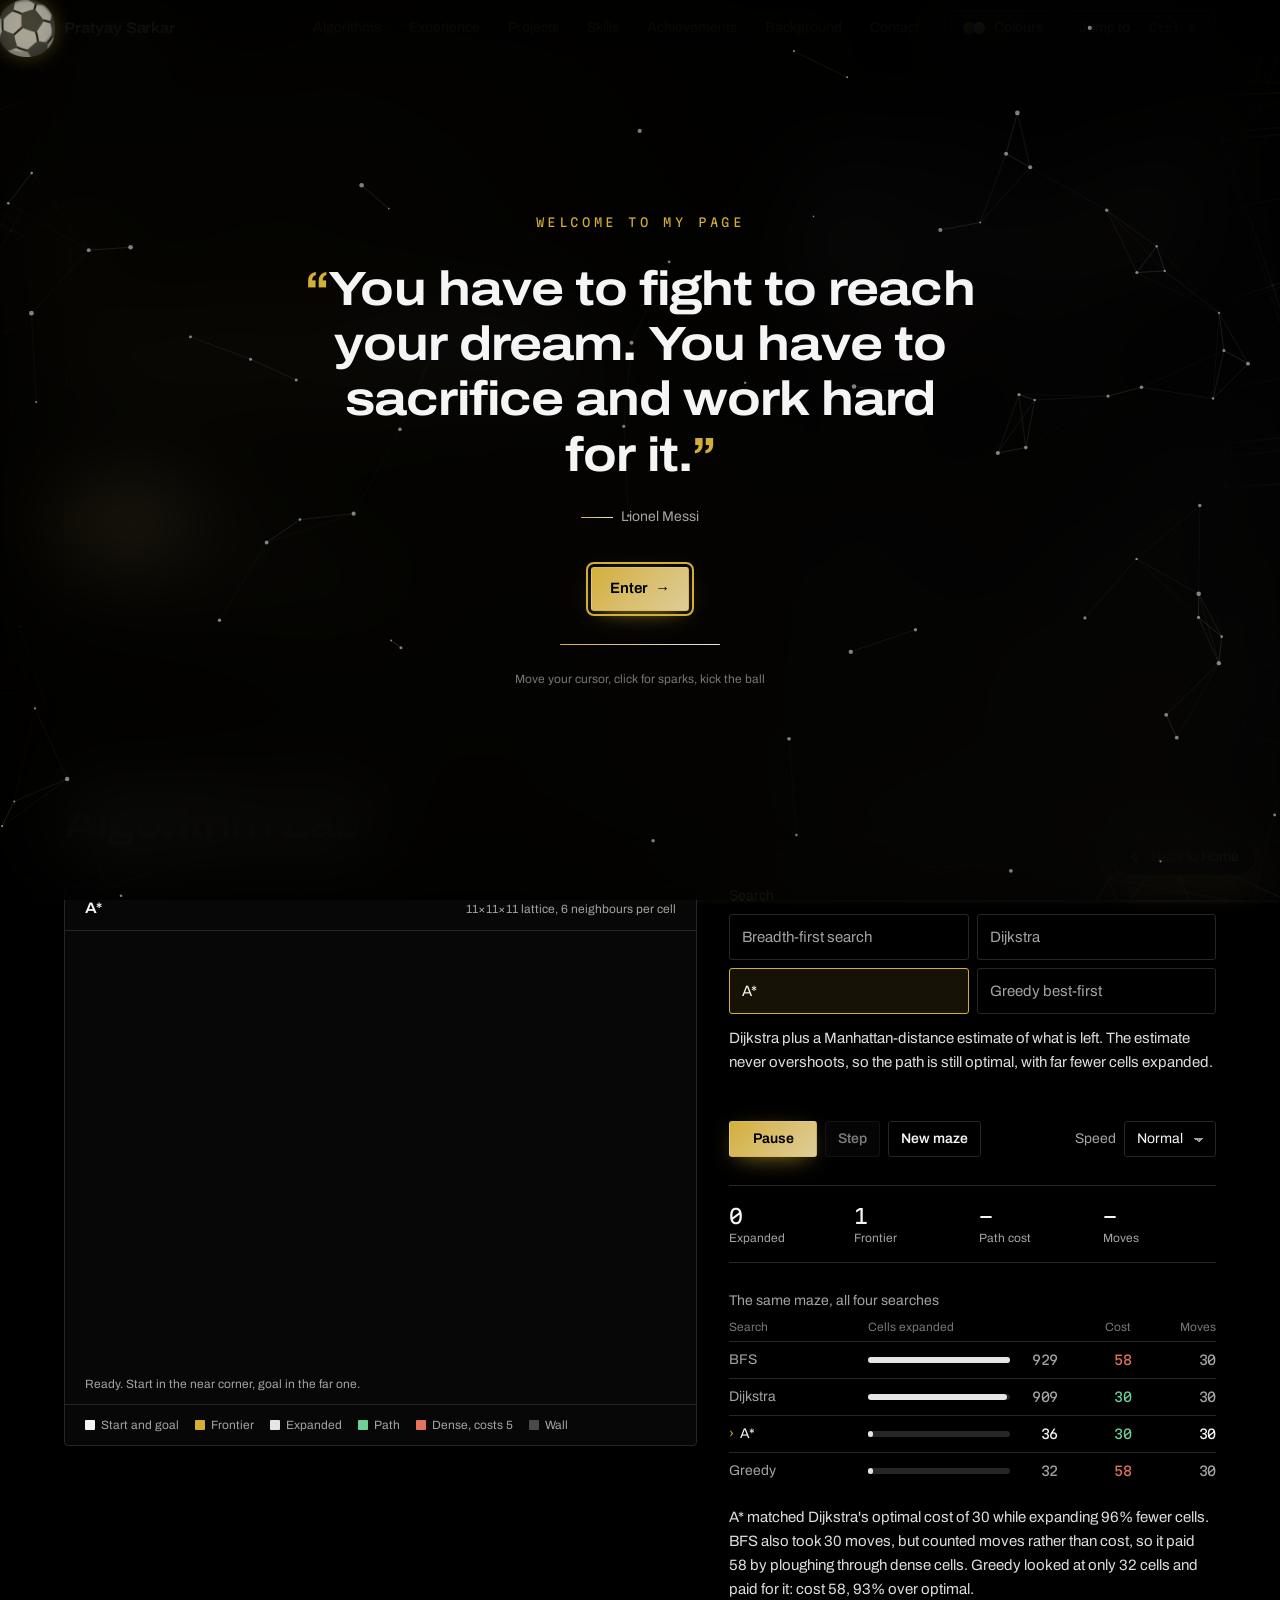
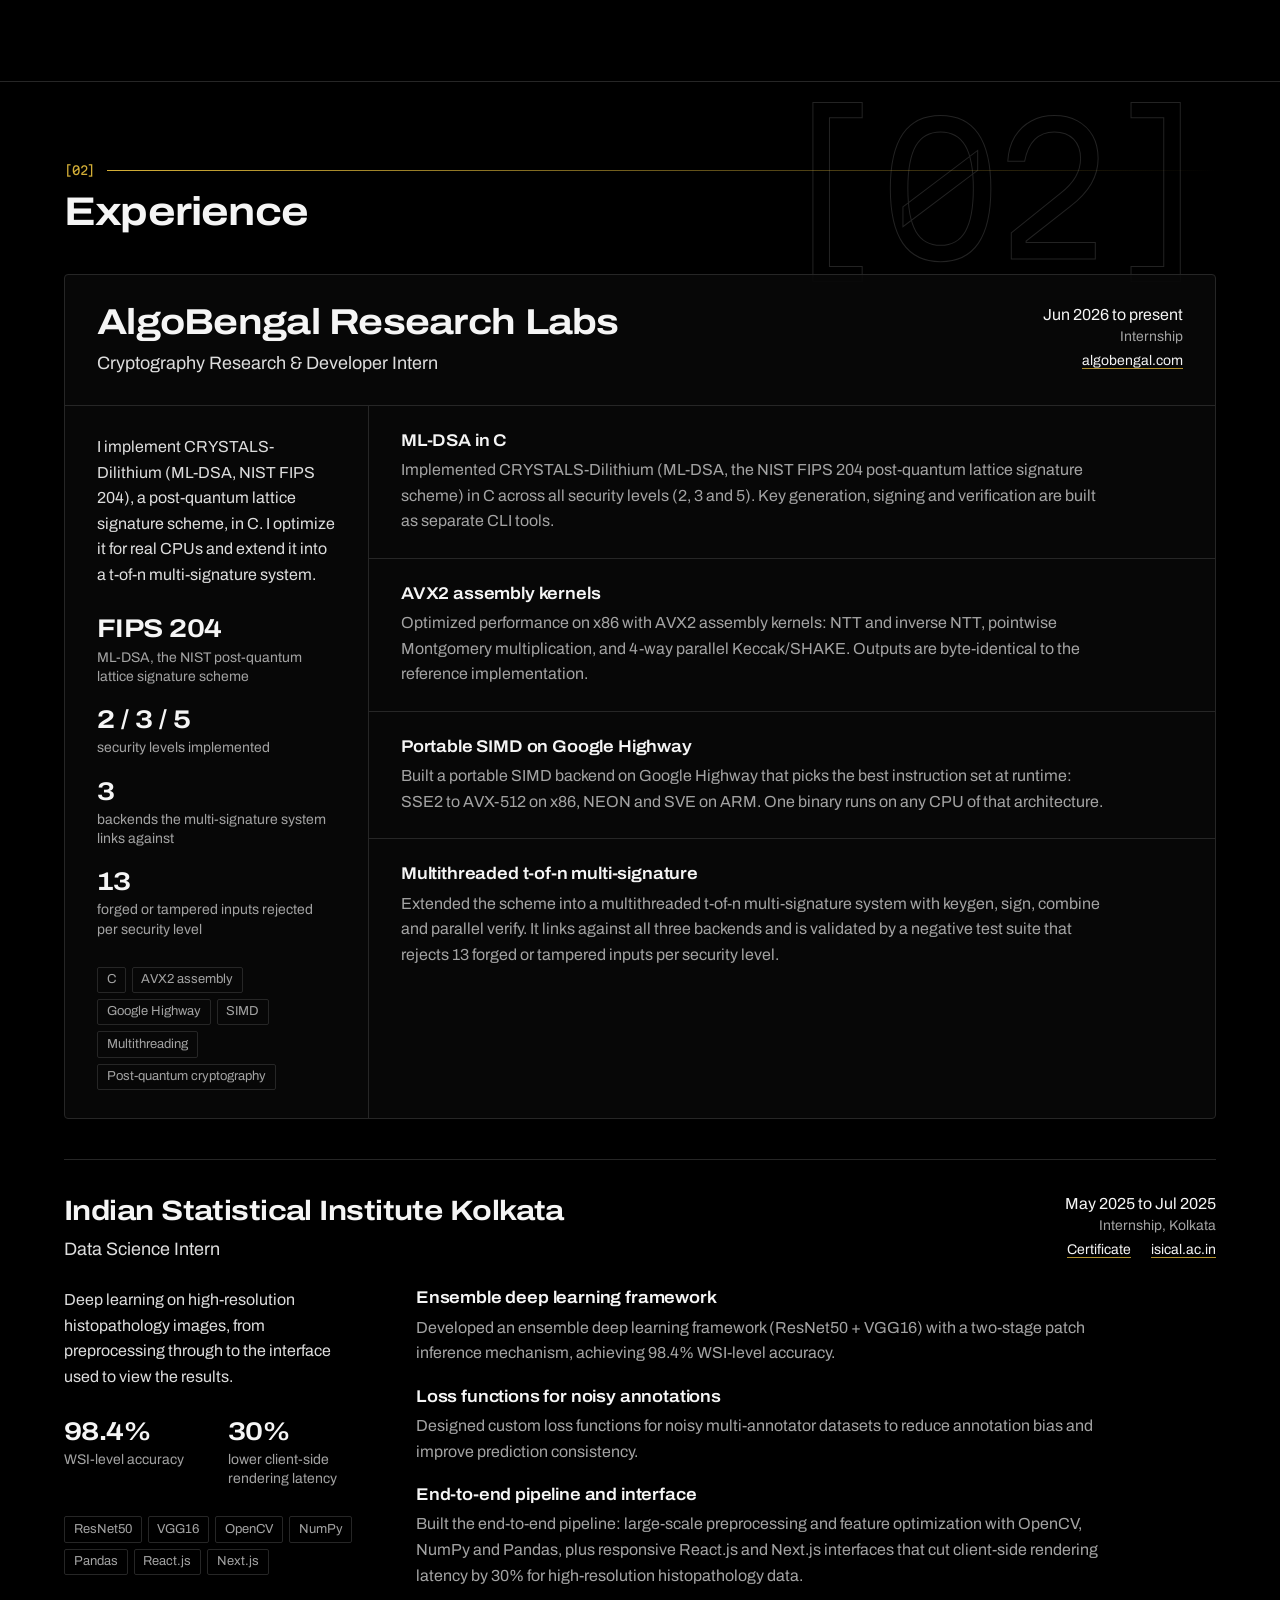
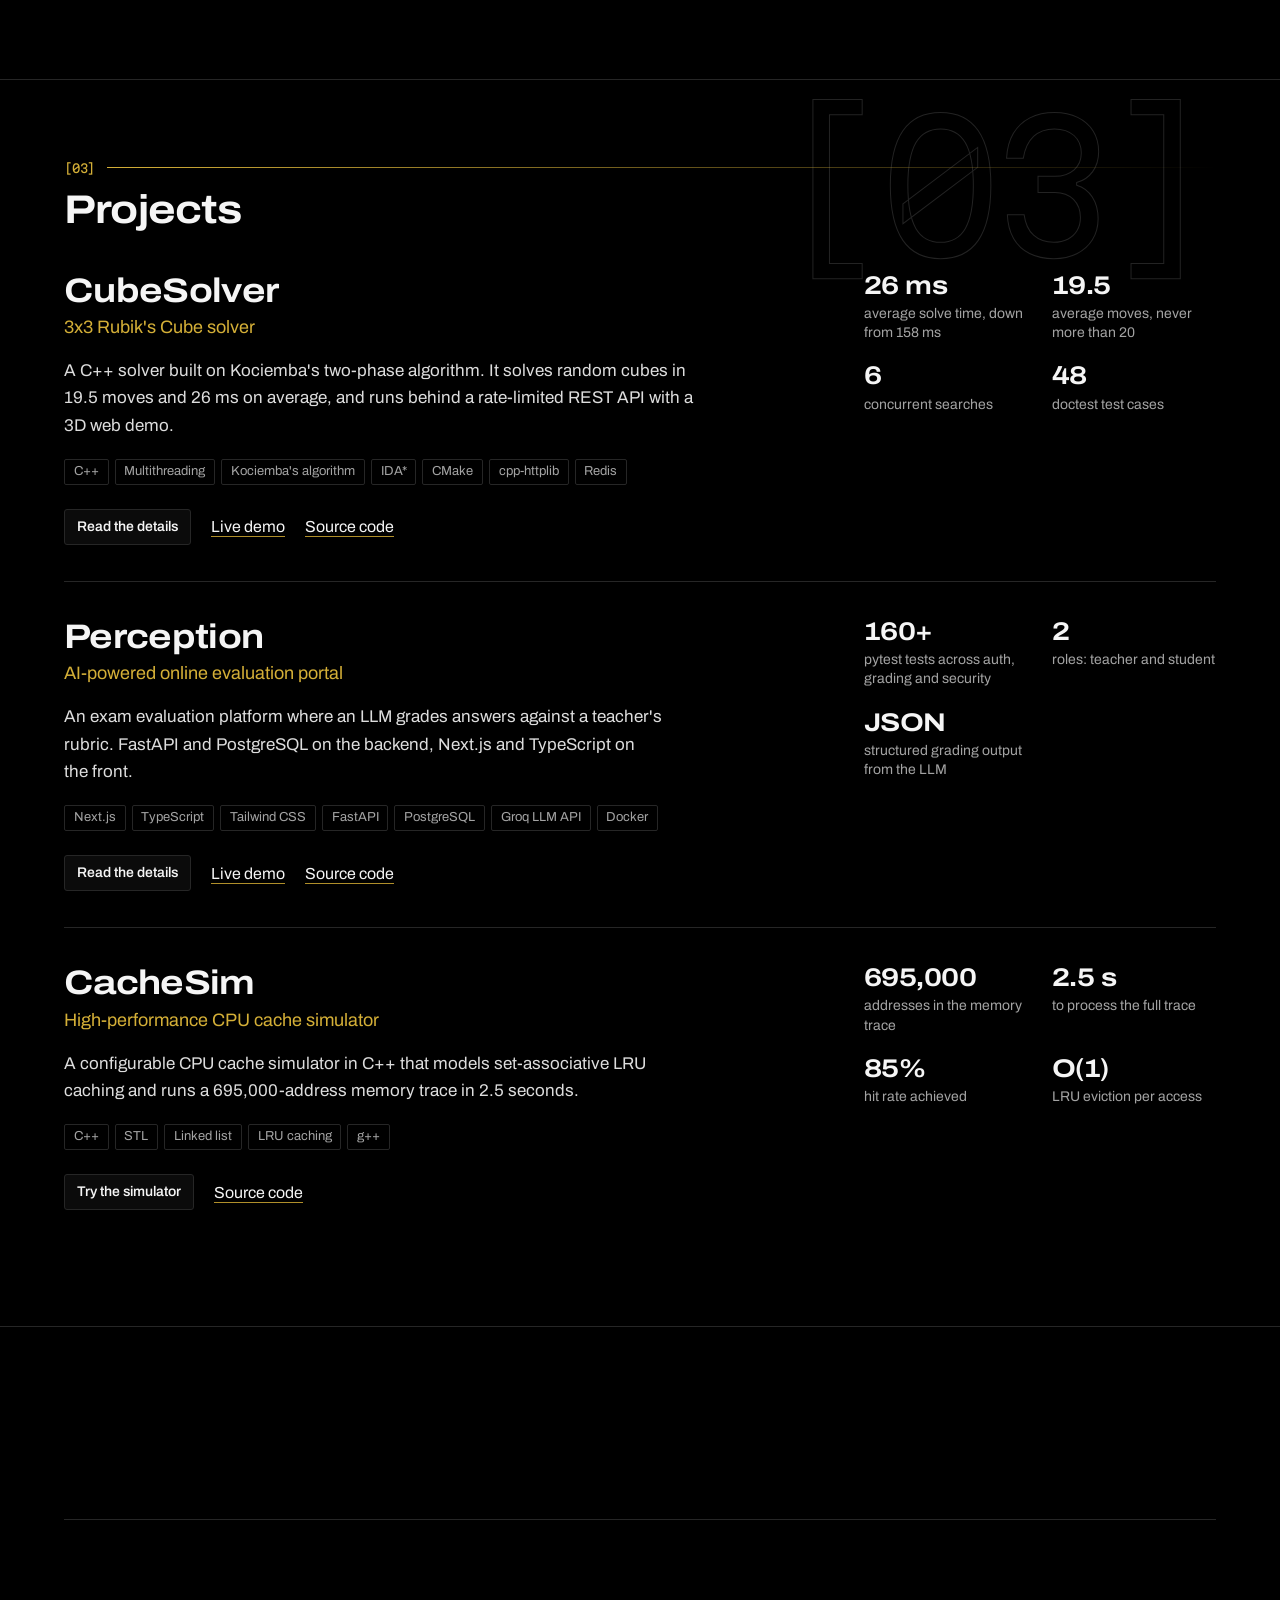
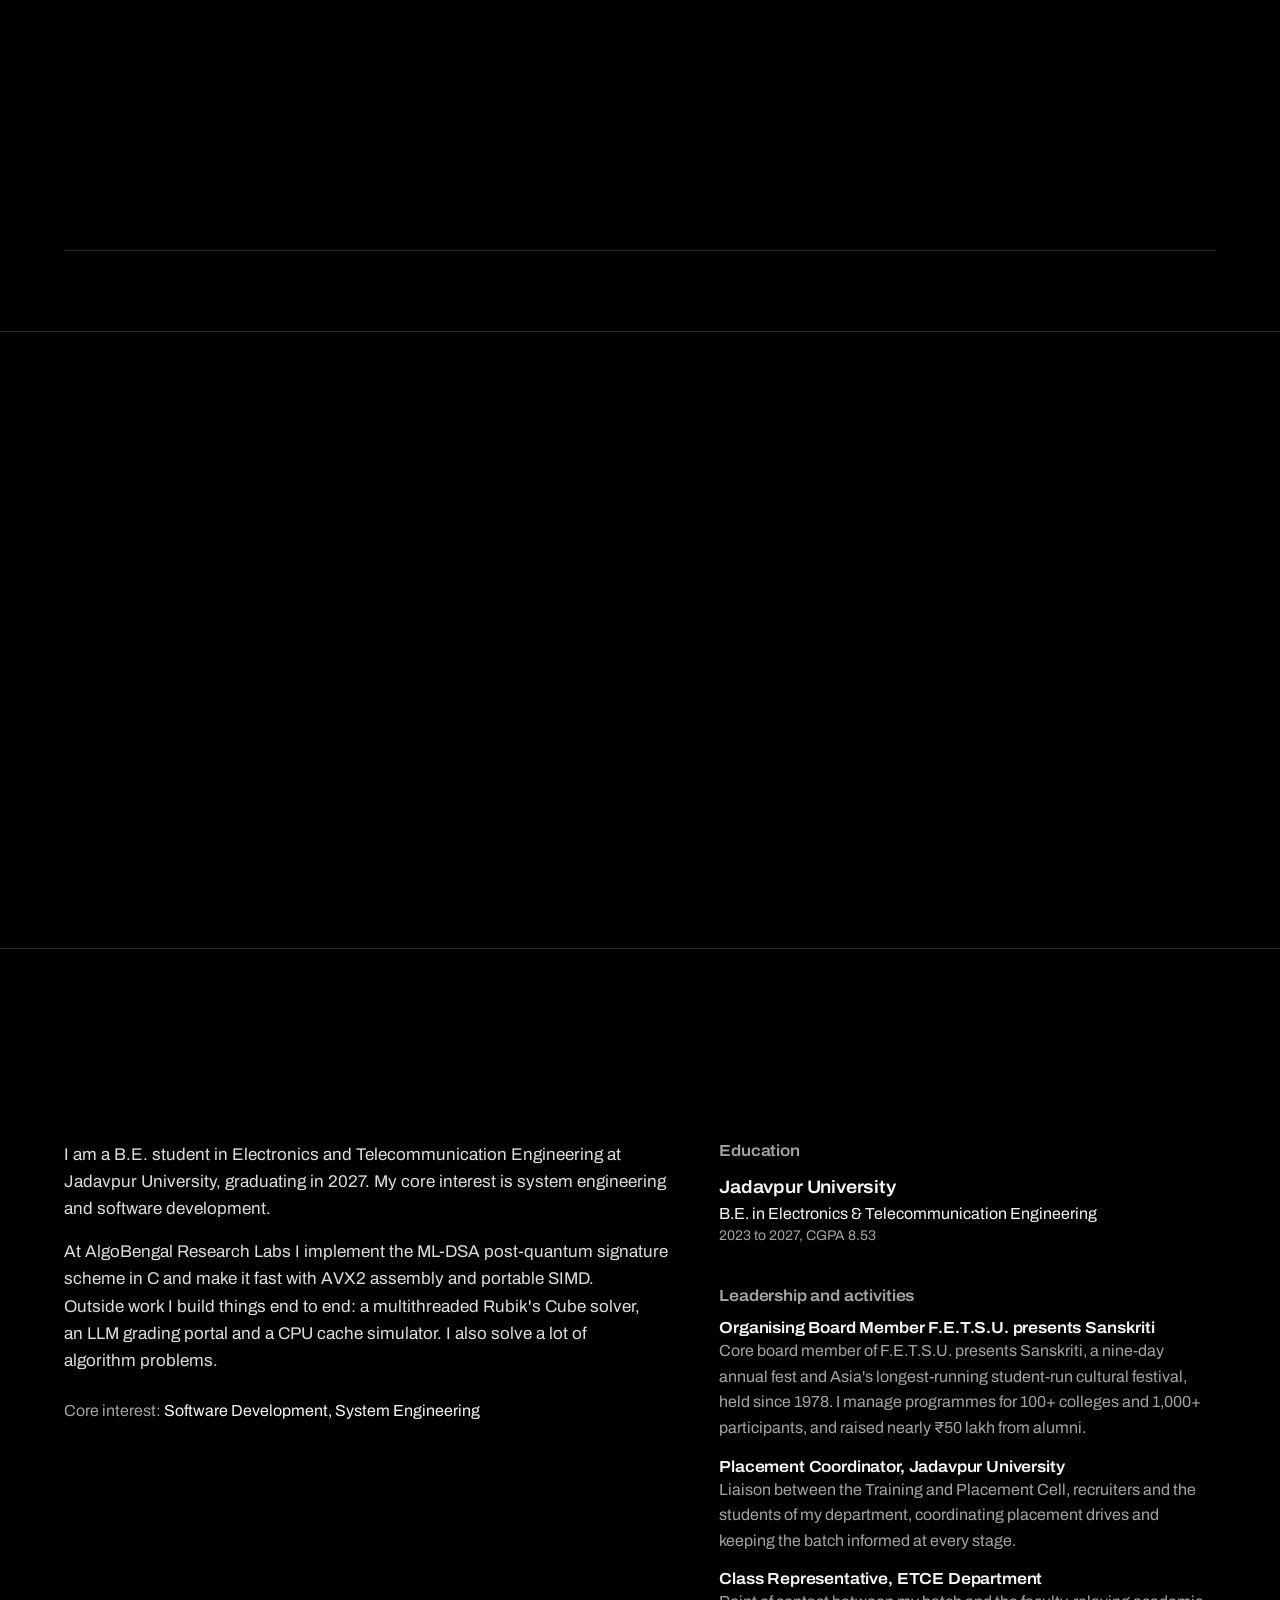
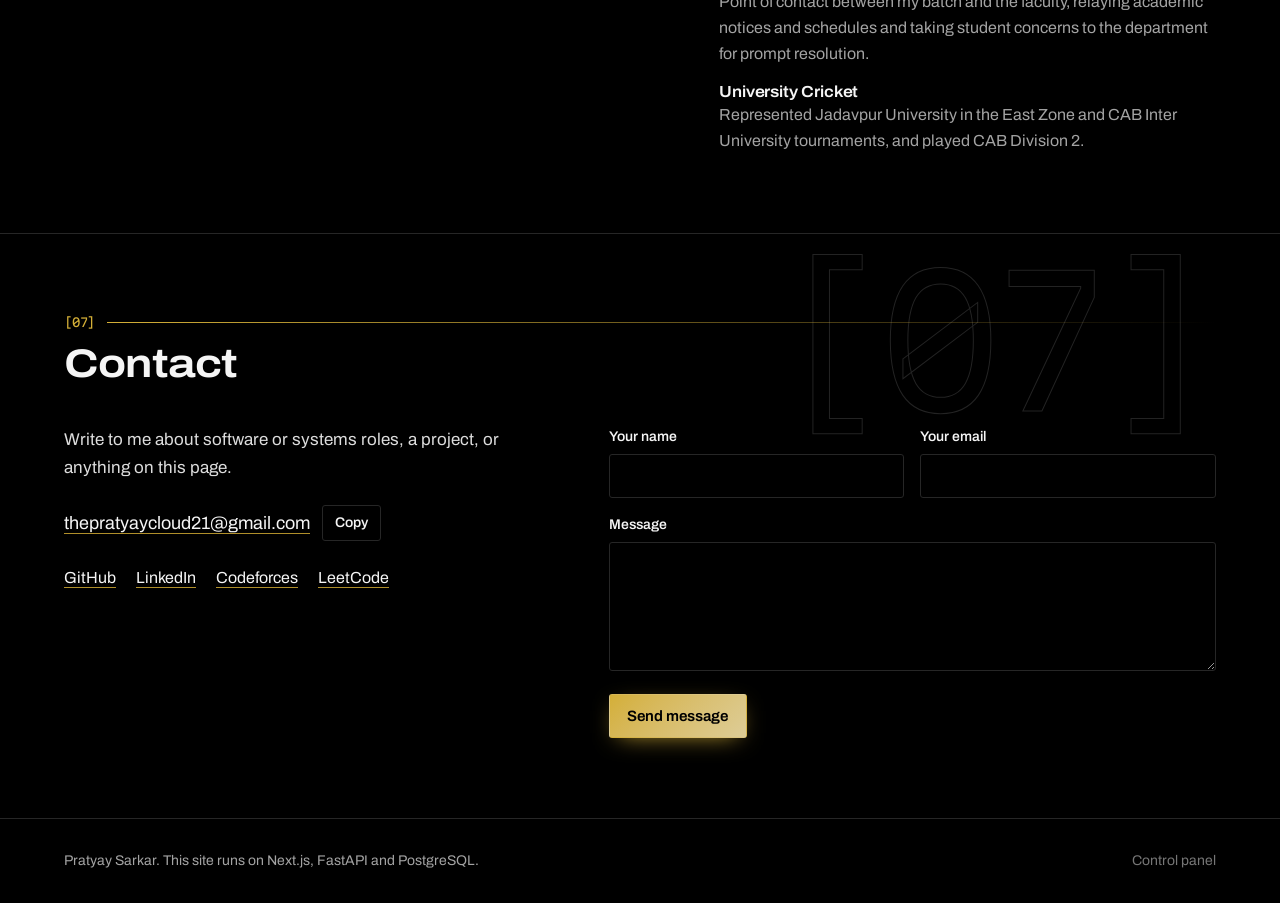
<file: index.html>
<!DOCTYPE html><html lang="en"><head><meta charSet="utf-8"/><link rel="preconnect" href="/" crossorigin=""/><meta name="viewport" content="width=device-width, initial-scale=1"/><link rel="stylesheet" href="/_next/static/chunks/2e3ciuai4gu0u.css" data-precedence="next"/><link rel="preload" as="script" fetchPriority="low" href="/_next/static/chunks/1x6obpmlu1_c2.js"/><script src="/_next/static/chunks/2r4s4h5xul1n-.js" async=""></script><script src="/_next/static/chunks/3dmm3v_fq28gc.js" async=""></script><script src="/_next/static/chunks/1ar3ax_-2xzvy.js" async=""></script><script src="/_next/static/chunks/turbopack-3-ry682tkyiqk.js" async=""></script><script src="/_next/static/chunks/0umf92h1sb77c.js" async=""></script><script src="/_next/static/chunks/3u3t7mroelhhp.js" async=""></script><script src="/_next/static/chunks/2n5qeheznvl4u.js" async=""></script><script src="/_next/static/chunks/0__pxvqcene2r.js" async=""></script><script src="/_next/static/chunks/3xz3_179nn7vv.js" async=""></script><script src="/_next/static/chunks/2ej976yix4c_3.js" async=""></script><meta name="theme-color" content="#000000"/><meta name="color-scheme" content="dark"/><title>Pratyay Sarkar, software development and system engineering</title><meta name="description" content="In software and systems engineering roles, I build high-performance backend services."/><meta property="og:title" content="Pratyay Sarkar, software development and system engineering"/><meta property="og:description" content="In software and systems engineering roles, I build high-performance backend services."/><meta property="og:type" content="website"/><meta name="twitter:card" content="summary"/><meta name="twitter:title" content="Pratyay Sarkar, software development and system engineering"/><meta name="twitter:description" content="In software and systems engineering roles, I build high-performance backend services."/><link rel="icon" href="/icon.svg?icon.09knikl4a-e0t.svg" sizes="any" type="image/svg+xml"/><script>try{var p=JSON.parse(localStorage.getItem("colour-center")||"{}"),r=document.documentElement;r.dataset.theme=p.theme||"gold";r.dataset.ambient=p.follow===false?"fixed":"section";r.dataset.bg=p.background===false?"off":"on";if(sessionStorage.getItem("welcomed"))r.dataset.welcomed="1"}catch(e){}</script><script src="/_next/static/chunks/0cz1d0mv5g_q7.js" noModule=""></script></head><body><div hidden=""><!--$--><!--/$--></div><div class="bg-3d pointer-events-none fixed inset-0 -z-10" aria-hidden="true"><canvas class="absolute inset-0 h-full w-full blur-[3px]"></canvas><canvas class="absolute inset-0 h-full w-full"></canvas></div><div role="dialog" aria-modal="true" aria-label="Welcome" class="welcome fixed inset-0 z-50 flex select-none items-center justify-center overflow-hidden bg-ink/80 px-6 backdrop-blur-2xl "><canvas class="absolute inset-0 h-full w-full" aria-hidden="true"></canvas><div class="welcome-card pointer-events-none relative max-w-[46rem] text-center"><p class="welcome-in type-data text-xs uppercase tracking-[0.3em] text-accent" style="--d:0ms">Welcome to my page</p><blockquote class="mt-8"><p class="type-heading text-[clamp(1.6rem,4.6vw,3rem)] leading-[1.15]"><span><span class="welcome-in inline-block whitespace-nowrap" style="--d:300ms"><span class="welcome-word pointer-events-auto inline-block"><span class="text-accent">“</span>You</span></span> </span><span><span class="welcome-in inline-block whitespace-nowrap" style="--d:410ms"><span class="welcome-word pointer-events-auto inline-block">have</span></span> </span><span><span class="welcome-in inline-block whitespace-nowrap" style="--d:520ms"><span class="welcome-word pointer-events-auto inline-block">to</span></span> </span><span><span class="welcome-in inline-block whitespace-nowrap" style="--d:630ms"><span class="welcome-word pointer-events-auto inline-block">fight</span></span> </span><span><span class="welcome-in inline-block whitespace-nowrap" style="--d:740ms"><span class="welcome-word pointer-events-auto inline-block">to</span></span> </span><span><span class="welcome-in inline-block whitespace-nowrap" style="--d:850ms"><span class="welcome-word pointer-events-auto inline-block">reach</span></span> </span><span><span class="welcome-in inline-block whitespace-nowrap" style="--d:960ms"><span class="welcome-word pointer-events-auto inline-block">your</span></span> </span><span><span class="welcome-in inline-block whitespace-nowrap" style="--d:1070ms"><span class="welcome-word pointer-events-auto inline-block">dream.</span></span> </span><span><span class="welcome-in inline-block whitespace-nowrap" style="--d:1180ms"><span class="welcome-word pointer-events-auto inline-block">You</span></span> </span><span><span class="welcome-in inline-block whitespace-nowrap" style="--d:1290ms"><span class="welcome-word pointer-events-auto inline-block">have</span></span> </span><span><span class="welcome-in inline-block whitespace-nowrap" style="--d:1400ms"><span class="welcome-word pointer-events-auto inline-block">to</span></span> </span><span><span class="welcome-in inline-block whitespace-nowrap" style="--d:1510ms"><span class="welcome-word pointer-events-auto inline-block">sacrifice</span></span> </span><span><span class="welcome-in inline-block whitespace-nowrap" style="--d:1620ms"><span class="welcome-word pointer-events-auto inline-block">and</span></span> </span><span><span class="welcome-in inline-block whitespace-nowrap" style="--d:1730ms"><span class="welcome-word pointer-events-auto inline-block">work</span></span> </span><span><span class="welcome-in inline-block whitespace-nowrap" style="--d:1840ms"><span class="welcome-word pointer-events-auto inline-block">hard</span></span> </span><span><span class="welcome-in inline-block whitespace-nowrap" style="--d:1950ms"><span class="welcome-word pointer-events-auto inline-block">for</span></span> </span><span><span class="welcome-in inline-block whitespace-nowrap" style="--d:2060ms"><span class="welcome-word pointer-events-auto inline-block">it.<span class="text-accent">”</span></span></span></span></p><footer class="welcome-in mt-6 text-sm text-muted" style="--d:2570ms"><span class="mr-2 inline-block h-px w-8 bg-gradient-to-r from-accent to-violet align-middle" aria-hidden="true"></span>Lionel Messi</footer></blockquote><button type="button" class="welcome-in btn btn-primary pointer-events-auto mt-10 gap-2 " style="--d:2770ms">Enter<span aria-hidden="true">→</span></button><div class="mt-6 flex h-5 flex-col items-center justify-center"><div class="h-px w-40 overflow-hidden rounded-full bg-line" aria-hidden="true"><div class="welcome-timer h-full bg-gradient-to-r from-accent to-violet" style="animation-duration:6500ms"></div></div></div><p class="welcome-in mt-4 text-xs text-faint" style="--d:2970ms"><span class="hidden pointer-fine:inline">Move your cursor, click for sparks, kick the ball</span><span class="pointer-fine:hidden">Tap for sparks, tap the ball to kick it</span></p></div></div><div class="spotlight" aria-hidden="true"></div><a href="#main" class="sr-only focus:not-sr-only focus:fixed focus:left-4 focus:top-4 focus:z-50 focus:bg-accent focus:px-3 focus:py-2 focus:text-ink">Skip to content</a><header class="sticky top-0 z-30 border-b border-line/60 bg-ink/60 backdrop-blur-xl backdrop-saturate-150"><div class="mx-auto flex h-14 max-w-[76rem] items-center gap-2 px-5 sm:gap-3 sm:px-8"><a class="type-sub shrink-0 text-[0.95rem] text-text hover:text-accent" href="/">Pratyay Sarkar</a><nav aria-label="Sections" class="relative ml-auto hidden items-center gap-1 lg:flex"><span aria-hidden="true" class="absolute top-1/2 h-8 -translate-y-1/2 rounded-full border border-ambient/40 bg-ambient/10 shadow-[0_0_24px_-6px_var(--ambient)] transition-[left,width,opacity] duration-500 ease-[cubic-bezier(0.2,0.7,0.2,1)] opacity-0" style="left:0;width:0"></span><a class="relative px-3 py-4 text-sm transition-colors duration-300 text-muted hover:text-text" href="/#algorithms">Algorithms</a><a class="relative px-3 py-4 text-sm transition-colors duration-300 text-muted hover:text-text" href="/#experience">Experience</a><a class="relative px-3 py-4 text-sm transition-colors duration-300 text-muted hover:text-text" href="/#projects">Projects</a><a class="relative px-3 py-4 text-sm transition-colors duration-300 text-muted hover:text-text" href="/#skills">Skills</a><a class="relative px-3 py-4 text-sm transition-colors duration-300 text-muted hover:text-text" href="/#achievements">Achievements</a><a class="relative px-3 py-4 text-sm transition-colors duration-300 text-muted hover:text-text" href="/#background">Background</a><a class="relative px-3 py-4 text-sm transition-colors duration-300 text-muted hover:text-text" href="/#contact">Contact</a></nav><div class="ml-auto lg:ml-2"><div class="relative"><button type="button" aria-label="Colour center" aria-expanded="false" aria-controls="colour-center" class="flex h-9 items-center gap-2 rounded-[3px] border border-line bg-panel/70 px-2.5 text-sm text-muted transition-colors hover:border-faint hover:text-text"><span class="flex -space-x-1" aria-hidden="true"><span class="h-3.5 w-3.5 rounded-full border border-ink" style="background:#d4af37"></span><span class="h-3.5 w-3.5 rounded-full border border-ink" style="background:#e5e5e5"></span></span><span class="hidden sm:inline lg:hidden xl:inline" aria-hidden="true">Colours</span></button></div></div><button type="button" aria-haspopup="dialog" class="flex h-9 items-center gap-3 rounded-[3px] border border-line bg-panel/70 px-3 text-sm text-muted transition-colors hover:border-faint hover:text-text"><span class="xl:hidden">Menu</span><span class="hidden whitespace-nowrap xl:inline">Jump to</span><kbd class="hidden whitespace-nowrap rounded-[2px] border border-line px-1.5 py-0.5 text-[0.7rem] text-faint xl:inline">Ctrl K</kbd></button></div><div aria-hidden="true" class="absolute inset-x-0 bottom-[-1px] h-[2px] origin-left bg-gradient-to-r from-ambient via-violet to-ambient shadow-[0_0_12px_var(--ambient)]" style="transform:scaleX(0)"></div></header><nav aria-label="Section index" class="fixed bottom-5 left-1/2 z-30 hidden -translate-x-1/2 items-center gap-1.5 rounded-[6px] border border-line bg-panel/90 py-1.5 pl-3 pr-2 shadow-[0_10px_40px_-12px_rgba(0,0,0,0.8)] backdrop-blur-md lg:flex"><span class="type-data text-[0.7rem] text-faint">sections[</span><button type="button" disabled="" aria-label="Previous section (K)" class="flex h-7 w-6 items-center justify-center rounded-[3px] text-muted transition-colors hover:bg-raised hover:text-text disabled:opacity-30">‹</button><div class="relative flex items-center gap-1 pb-1.5"><a href="#intro" aria-current="location" aria-label="0: Intro" title="0: Intro" class="flex h-7 items-center gap-1.5 rounded-[3px] border px-2 transition-[background-color,border-color,color] duration-300 border-accent bg-accent/15 text-text"><span class="type-data text-[0.72rem] text-accent">0</span><span class="overflow-hidden whitespace-nowrap text-xs transition-opacity duration-500 max-w-[7rem] opacity-100">Intro</span></a><a href="#algorithms" aria-label="1: Algorithms" title="1: Algorithms" class="flex h-7 items-center gap-1.5 rounded-[3px] border px-2 transition-[background-color,border-color,color] duration-300 border-line text-faint hover:border-faint hover:text-text"><span class="type-data text-[0.72rem] ">1</span><span class="overflow-hidden whitespace-nowrap text-xs transition-opacity duration-500 max-w-0 opacity-0">Algorithms</span></a><a href="#experience" aria-label="2: Experience" title="2: Experience" class="flex h-7 items-center gap-1.5 rounded-[3px] border px-2 transition-[background-color,border-color,color] duration-300 border-line text-faint hover:border-faint hover:text-text"><span class="type-data text-[0.72rem] ">2</span><span class="overflow-hidden whitespace-nowrap text-xs transition-opacity duration-500 max-w-0 opacity-0">Experience</span></a><a href="#projects" aria-label="3: Projects" title="3: Projects" class="flex h-7 items-center gap-1.5 rounded-[3px] border px-2 transition-[background-color,border-color,color] duration-300 border-line text-faint hover:border-faint hover:text-text"><span class="type-data text-[0.72rem] ">3</span><span class="overflow-hidden whitespace-nowrap text-xs transition-opacity duration-500 max-w-0 opacity-0">Projects</span></a><a href="#skills" aria-label="4: Skills" title="4: Skills" class="flex h-7 items-center gap-1.5 rounded-[3px] border px-2 transition-[background-color,border-color,color] duration-300 border-line text-faint hover:border-faint hover:text-text"><span class="type-data text-[0.72rem] ">4</span><span class="overflow-hidden whitespace-nowrap text-xs transition-opacity duration-500 max-w-0 opacity-0">Skills</span></a><a href="#achievements" aria-label="5: Achievements" title="5: Achievements" class="flex h-7 items-center gap-1.5 rounded-[3px] border px-2 transition-[background-color,border-color,color] duration-300 border-line text-faint hover:border-faint hover:text-text"><span class="type-data text-[0.72rem] ">5</span><span class="overflow-hidden whitespace-nowrap text-xs transition-opacity duration-500 max-w-0 opacity-0">Achievements</span></a><a href="#background" aria-label="6: Background" title="6: Background" class="flex h-7 items-center gap-1.5 rounded-[3px] border px-2 transition-[background-color,border-color,color] duration-300 border-line text-faint hover:border-faint hover:text-text"><span class="type-data text-[0.72rem] ">6</span><span class="overflow-hidden whitespace-nowrap text-xs transition-opacity duration-500 max-w-0 opacity-0">Background</span></a><a href="#contact" aria-label="7: Contact" title="7: Contact" class="flex h-7 items-center gap-1.5 rounded-[3px] border px-2 transition-[background-color,border-color,color] duration-300 border-line text-faint hover:border-faint hover:text-text"><span class="type-data text-[0.72rem] ">7</span><span class="overflow-hidden whitespace-nowrap text-xs transition-opacity duration-500 max-w-0 opacity-0">Contact</span></a><span aria-hidden="true" class="pointer-events-none absolute -bottom-0.5 left-0 -ml-[3px] h-1.5 w-1.5 rounded-full bg-accent"></span></div><button type="button" aria-label="Next section (J)" class="flex h-7 w-6 items-center justify-center rounded-[3px] text-muted transition-colors hover:bg-raised hover:text-text disabled:opacity-30">›</button><span class="type-data text-[0.7rem] text-faint">]</span><span class="type-data ml-2 border-l border-line pl-3 text-[0.72rem] text-muted" aria-live="polite">i = <span class="text-accent">0</span></span><span class="ml-1 hidden text-[0.65rem] text-faint xl:inline"><kbd class="rounded-[2px] border border-line px-1">J</kbd> <kbd class="rounded-[2px] border border-line px-1">K</kbd></span></nav><main id="main"><section id="intro" aria-label="Introduction" class="mx-auto max-w-[76rem] px-5 pb-16 pt-12 sm:px-8 sm:pb-24 sm:pt-20"><div class="grid grid-cols-[minmax(0,1fr)] gap-12 lg:grid-cols-[minmax(0,1.2fr)_minmax(0,0.8fr)] lg:items-end lg:gap-14"><div data-reveal="true" class="@container"><h1 class="type-display whitespace-nowrap text-white text-[clamp(1.75rem,11.4cqw,6.5rem)]" aria-label="Pratyay Sarkar"><span aria-hidden="true"><span class="typed-caret "></span><span class="invisible">Pratyay</span></span><span aria-hidden="true"> <span class="invisible">Sarkar</span></span></h1><p class="relative type-sub mt-7 text-xl sm:text-[1.375rem]"><span class="whitespace-nowrap"><span class="headline-part inline-block" style="--c:var(--color-accent);--c2:var(--color-violet)">Software Development</span></span><span class="whitespace-nowrap"><span class="px-[0.35em] text-faint">&amp;</span><span class="headline-part inline-block" style="--c:var(--color-violet);--c2:var(--color-accent)">System Engineering</span></span><span aria-hidden="true" class="absolute h-[2px] rounded-full transition-all duration-700 ease-[cubic-bezier(0.2,0.7,0.2,1)]" style="opacity:0"></span></p><p class="mt-4 min-h-[4.9em] max-w-[35rem] text-lg leading-relaxed text-text/90 sm:min-h-[3.3em] sm:text-xl">In software and systems engineering roles, I build <span class="sr-only">high-performance backend services, SIMD-optimized post-quantum cryptography, multithreaded, concurrent systems, software that runs close to the hardware</span><span aria-hidden="true" class="text-text">high-performance backend services<span class="typed-caret"></span></span>.</p><p class="mt-4 text-sm text-muted">Kolkata, West Bengal</p><div class="mt-8 flex flex-wrap items-center gap-3"><a href="#experience" class="btn btn-primary">See my work</a><a href="#contact" class="btn btn-quiet">Get in touch</a></div><div class="mt-7"><ul class="flex flex-wrap gap-x-5 gap-y-1"><li><a href="https://github.com/pratyay89" class="link" target="_blank" rel="noopener noreferrer">GitHub<span class="sr-only"> (opens in a new tab)</span></a></li><li><a href="https://linkedin.com/in/ppratyay25" class="link" target="_blank" rel="noopener noreferrer">LinkedIn<span class="sr-only"> (opens in a new tab)</span></a></li><li><a href="https://codeforces.com/profile/pratyay_01" class="link" target="_blank" rel="noopener noreferrer">Codeforces<span class="sr-only"> (opens in a new tab)</span></a></li><li><a href="https://leetcode.com/u/Pratyay_01/" class="link" target="_blank" rel="noopener noreferrer">LeetCode<span class="sr-only"> (opens in a new tab)</span></a></li></ul></div></div><div data-reveal="true"><figure class="glow rounded-[4px] border border-line bg-panel/70"><figcaption class="flex items-baseline justify-between gap-4 border-b border-line px-4 py-3 sm:px-5"><span class="type-sub text-[0.95rem]">A CPU cache, running live</span><span class="text-xs text-muted">4<!-- --> sets, <!-- -->2<!-- --> ways, <!-- -->16<!-- -->-byte blocks</span></figcaption><div class="space-y-4 px-4 py-4 sm:px-5"><div><div class="mb-1.5 flex items-baseline justify-between text-xs text-muted"><span>Address read</span><span class="type-data text-text"></span></div><div class="type-data grid overflow-hidden rounded-[2px] text-[0.72rem]" style="grid-template-columns:1fr auto auto"><span class="flex min-w-14 flex-col gap-0.5 px-2.5 py-1.5 bg-violet/15 text-violet"><span class="font-sans text-[0.68rem] opacity-80">tag</span><span class="min-h-[1.2em]"></span></span><span class="flex min-w-14 flex-col gap-0.5 px-2.5 py-1.5 bg-accent/15 text-accent"><span class="font-sans text-[0.68rem] opacity-80">set</span><span class="min-h-[1.2em]"></span></span><span class="flex min-w-14 flex-col gap-0.5 px-2.5 py-1.5 bg-line/60 text-muted"><span class="font-sans text-[0.68rem] opacity-80">offset</span><span class="min-h-[1.2em]"></span></span></div></div><table class="type-data w-full table-fixed border-separate border-spacing-y-1 text-[0.72rem]"><thead><tr class="text-left font-sans text-xs font-normal text-faint"><th scope="col" class="w-12 pb-0.5 font-normal">Set</th><th scope="col" class="pb-0.5 font-normal">Newest tag</th><th scope="col" class="pb-0.5 font-normal">Next to evict</th></tr></thead><tbody><tr><th scope="row" class="text-left font-normal text-faint">0</th><td class="pr-1 last:pr-0"><span class="block rounded-[2px] border px-2 py-1.5 transition-colors duration-300 border-line/70 text-faint">empty</span></td><td class="pr-1 last:pr-0"><span class="block rounded-[2px] border px-2 py-1.5 transition-colors duration-300 border-line/70 text-faint">empty</span></td></tr><tr><th scope="row" class="text-left font-normal text-faint">1</th><td class="pr-1 last:pr-0"><span class="block rounded-[2px] border px-2 py-1.5 transition-colors duration-300 border-line/70 text-faint">empty</span></td><td class="pr-1 last:pr-0"><span class="block rounded-[2px] border px-2 py-1.5 transition-colors duration-300 border-line/70 text-faint">empty</span></td></tr><tr><th scope="row" class="text-left font-normal text-faint">2</th><td class="pr-1 last:pr-0"><span class="block rounded-[2px] border px-2 py-1.5 transition-colors duration-300 border-line/70 text-faint">empty</span></td><td class="pr-1 last:pr-0"><span class="block rounded-[2px] border px-2 py-1.5 transition-colors duration-300 border-line/70 text-faint">empty</span></td></tr><tr><th scope="row" class="text-left font-normal text-faint">3</th><td class="pr-1 last:pr-0"><span class="block rounded-[2px] border px-2 py-1.5 transition-colors duration-300 border-line/70 text-faint">empty</span></td><td class="pr-1 last:pr-0"><span class="block rounded-[2px] border px-2 py-1.5 transition-colors duration-300 border-line/70 text-faint">empty</span></td></tr></tbody></table><div class="flex items-end justify-between gap-4"><p class="text-sm text-muted">Waiting for the first read</p><p class="shrink-0 text-right text-xs text-muted"><span class="type-data block text-xl text-text">0<!-- -->%</span>hit rate over <!-- -->0<!-- --> reads</p></div></div><div class="flex flex-wrap items-center gap-2 border-t border-line px-4 py-3 sm:px-5"><button type="button" class="btn btn-small">Run</button><button type="button" class="btn btn-small btn-quiet">Step once</button><a class="link ml-auto text-sm" href="/projects/cachesim/#simulator">Open the full simulator</a></div></figure></div></div></section><section id="algorithms" aria-labelledby="algorithms-heading" class="border-t border-line"><div class="mx-auto max-w-[76rem] px-5 py-16 sm:px-8 sm:py-20"><div data-reveal="true" class="section-heading relative isolate mb-8 sm:mb-10"><span class="section-ghost" aria-hidden="true"></span><p class="mb-3 flex items-center gap-3 text-ambient" aria-hidden="true"><span class="section-index type-data text-xs"></span><span class="section-rule h-px flex-1"></span></p><div class="flex flex-wrap items-baseline justify-between gap-x-6 gap-y-1"><h2 id="algorithms-heading" class="type-heading text-[2rem] sm:text-[2.5rem]">Algorithm Lab</h2><p class="text-sm text-muted">Four shortest-path searches on one 3D maze. Drag it to turn it.</p></div></div><div data-reveal="true"><div class="grid gap-6 lg:grid-cols-[minmax(0,1.3fr)_minmax(0,1fr)] lg:gap-8"><figure class="glow self-start overflow-hidden rounded-[4px] border border-line bg-panel/70"><figcaption class="flex flex-wrap items-baseline justify-between gap-x-4 gap-y-1 border-b border-line px-4 py-3 sm:px-5"><span class="type-sub text-[0.95rem]">A*</span><span class="text-xs text-muted">11<!-- -->×<!-- -->11<!-- -->×<!-- -->11<!-- --> lattice, 6 neighbours per cell</span></figcaption><div class="relative aspect-square sm:aspect-[4/3]"><canvas tabindex="0" role="img" aria-label="A rotating 11 by 11 by 11 maze. A*: Ready. Start in the near corner, goal in the far one." class="absolute inset-0 h-full w-full cursor-grab touch-pan-y active:cursor-grabbing"></canvas><p class="pointer-events-none absolute bottom-3 left-4 right-4 text-xs text-muted sm:left-5" aria-live="polite">Ready. Start in the near corner, goal in the far one.</p></div><ul class="flex flex-wrap gap-x-4 gap-y-1.5 border-t border-line px-4 py-3 text-xs text-muted sm:px-5"><li class="flex items-center gap-1.5"><span class="h-2.5 w-2.5 rounded-[1px]" style="background:var(--color-text)" aria-hidden="true"></span>Start and goal</li><li class="flex items-center gap-1.5"><span class="h-2.5 w-2.5 rounded-[1px]" style="background:var(--color-accent)" aria-hidden="true"></span>Frontier</li><li class="flex items-center gap-1.5"><span class="h-2.5 w-2.5 rounded-[1px]" style="background:var(--color-violet)" aria-hidden="true"></span>Expanded</li><li class="flex items-center gap-1.5"><span class="h-2.5 w-2.5 rounded-[1px]" style="background:var(--color-success)" aria-hidden="true"></span>Path</li><li class="flex items-center gap-1.5"><span class="h-2.5 w-2.5 rounded-[1px]" style="background:var(--color-danger)" aria-hidden="true"></span>Dense, costs 5</li><li class="flex items-center gap-1.5"><span class="h-2.5 w-2.5 rounded-[1px]" style="background:color-mix(in srgb, var(--color-line) 55%, var(--color-faint))" aria-hidden="true"></span>Wall</li></ul></figure><div class="space-y-7"><div><p class="mb-2 text-sm text-muted" id="algo-label">Search</p><div class="grid grid-cols-2 gap-2" role="radiogroup" aria-labelledby="algo-label"><button type="button" role="radio" aria-checked="false" class="rounded-[3px] border px-3 py-2.5 text-left text-[0.9375rem] transition-colors border-line text-muted hover:border-faint hover:text-text">Breadth-first search</button><button type="button" role="radio" aria-checked="false" class="rounded-[3px] border px-3 py-2.5 text-left text-[0.9375rem] transition-colors border-line text-muted hover:border-faint hover:text-text">Dijkstra</button><button type="button" role="radio" aria-checked="true" class="rounded-[3px] border px-3 py-2.5 text-left text-[0.9375rem] transition-colors border-accent bg-accent/10 text-text">A*</button><button type="button" role="radio" aria-checked="false" class="rounded-[3px] border px-3 py-2.5 text-left text-[0.9375rem] transition-colors border-line text-muted hover:border-faint hover:text-text">Greedy best-first</button></div><p class="mt-3 min-h-[4.5em] text-[0.9375rem] text-text/90">Dijkstra plus a Manhattan-distance estimate of what is left. The estimate never overshoots, so the path is still optimal, with far fewer cells expanded.</p></div><div class="flex flex-wrap items-center gap-2"><button type="button" class="btn btn-primary btn-small min-w-[5.5rem]">Run</button><button type="button" class="btn btn-small">Step</button><button type="button" class="btn btn-small btn-quiet">New maze</button><label class="ml-auto flex items-center gap-2 text-sm text-muted">Speed<select class="input min-h-9 w-auto py-1 text-sm"><option value="0">Slow</option><option value="1" selected="">Normal</option><option value="2">Fast</option><option value="3">Instant</option></select></label></div><dl class="grid grid-cols-4 gap-3 border-y border-line py-4"><div class="flex flex-col"><dt class="text-xs text-muted">Expanded</dt><dd class="type-data order-first text-xl text-text">0</dd></div><div class="flex flex-col"><dt class="text-xs text-muted">Frontier</dt><dd class="type-data order-first text-xl text-text">1</dd></div><div class="flex flex-col"><dt class="text-xs text-muted">Path cost</dt><dd class="type-data order-first text-xl text-text">–</dd></div><div class="flex flex-col"><dt class="text-xs text-muted">Moves</dt><dd class="type-data order-first text-xl text-text">–</dd></div></dl><div><p class="mb-2 text-sm text-muted">The same maze, all four searches</p><table class="w-full text-sm"><thead><tr class="text-left text-xs text-faint"><th scope="col" class="pb-1.5 font-normal">Search</th><th scope="col" class="pb-1.5 font-normal">Cells expanded</th><th scope="col" class="pb-1.5 text-right font-normal">Cost</th><th scope="col" class="pb-1.5 text-right font-normal">Moves</th></tr></thead><tbody><tr class="cursor-pointer border-t border-line text-muted hover:text-text"><th scope="row" class="py-2 pr-3 text-left font-normal">BFS</th><td class="py-2 pr-3"><span class="flex items-center gap-2"><span class="h-1.5 flex-1 rounded-full bg-line"><span class="block h-full rounded-full bg-violet" style="width:100%"></span></span><span class="type-data w-10 text-right">929</span></span></td><td class="type-data py-2 text-right text-danger">58</td><td class="type-data py-2 text-right">30</td></tr><tr class="cursor-pointer border-t border-line text-muted hover:text-text"><th scope="row" class="py-2 pr-3 text-left font-normal">Dijkstra</th><td class="py-2 pr-3"><span class="flex items-center gap-2"><span class="h-1.5 flex-1 rounded-full bg-line"><span class="block h-full rounded-full bg-violet" style="width:97.84714747039828%"></span></span><span class="type-data w-10 text-right">909</span></span></td><td class="type-data py-2 text-right text-success">30</td><td class="type-data py-2 text-right">30</td></tr><tr class="cursor-pointer border-t border-line text-text"><th scope="row" class="py-2 pr-3 text-left font-normal"><span class="mr-1.5 text-accent">›</span>A*</th><td class="py-2 pr-3"><span class="flex items-center gap-2"><span class="h-1.5 flex-1 rounded-full bg-line"><span class="block h-full rounded-full bg-violet" style="width:3.8751345532831003%"></span></span><span class="type-data w-10 text-right">36</span></span></td><td class="type-data py-2 text-right text-success">30</td><td class="type-data py-2 text-right">30</td></tr><tr class="cursor-pointer border-t border-line text-muted hover:text-text"><th scope="row" class="py-2 pr-3 text-left font-normal">Greedy</th><td class="py-2 pr-3"><span class="flex items-center gap-2"><span class="h-1.5 flex-1 rounded-full bg-line"><span class="block h-full rounded-full bg-violet" style="width:3.4445640473627552%"></span></span><span class="type-data w-10 text-right">32</span></span></td><td class="type-data py-2 text-right text-danger">58</td><td class="type-data py-2 text-right">30</td></tr></tbody></table><p class="mt-4 text-[0.9375rem] text-text/90">A* matched Dijkstra&#x27;s optimal cost of 30 while expanding 96% fewer cells. BFS also took 30 moves, but counted moves rather than cost, so it paid 58 by ploughing through dense cells. Greedy looked at only 32 cells and paid for it: cost 58, 93% over optimal.</p></div></div></div></div></div></section><section id="experience" aria-labelledby="experience-heading" class="border-t border-line"><div class="mx-auto max-w-[76rem] px-5 py-16 sm:px-8 sm:py-20"><div data-reveal="true" class="section-heading relative isolate mb-8 sm:mb-10"><span class="section-ghost" aria-hidden="true"></span><p class="mb-3 flex items-center gap-3 text-ambient" aria-hidden="true"><span class="section-index type-data text-xs"></span><span class="section-rule h-px flex-1"></span></p><div class="flex flex-wrap items-baseline justify-between gap-x-6 gap-y-1"><h2 id="experience-heading" class="type-heading text-[2rem] sm:text-[2.5rem]">Experience</h2></div></div><div class="space-y-10"><article data-reveal="true" class="glow overflow-hidden rounded-[4px] border border-line bg-panel/70"><header class="flex flex-wrap items-start justify-between gap-x-8 gap-y-3 border-b border-line px-5 py-6 sm:px-8 sm:py-7"><div><h3 class="type-heading text-[1.75rem] sm:text-[2.25rem]">AlgoBengal Research Labs</h3><p class="mt-1.5 text-lg text-text/90">Cryptography Research &amp; Developer Intern</p></div><div class="text-sm text-muted sm:text-right"><p class="text-base text-text">Jun 2026 to present</p><p>Internship</p><div class="mt-1 sm:flex sm:justify-end"><ul class="flex flex-wrap gap-x-5 gap-y-1"><li><a href="https://algobengal.com/" class="link" target="_blank" rel="noopener noreferrer">algobengal.com<span class="sr-only"> (opens in a new tab)</span></a></li></ul></div></div></header><div class="grid lg:grid-cols-[minmax(0,19rem)_minmax(0,1fr)] "><div class="space-y-7 border-b border-line px-5 py-6 sm:px-8 sm:py-7 lg:border-b-0 lg:border-r"><p class="text-text/90">I implement CRYSTALS-Dilithium (ML-DSA, NIST FIPS 204), a post-quantum lattice signature scheme, in C. I optimize it for real CPUs and extend it into a t-of-n multi-signature system.</p><dl class="grid gap-x-6 gap-y-5 grid-cols-1"><div class="flex flex-col"><dt class="mt-1 text-sm leading-snug text-muted">ML-DSA, the NIST post-quantum lattice signature scheme</dt><dd class="type-heading order-first text-[1.6rem] text-text">FIPS 204</dd></div><div class="flex flex-col"><dt class="mt-1 text-sm leading-snug text-muted">security levels implemented</dt><dd class="type-heading order-first text-[1.6rem] text-text">2 / 3 / 5</dd></div><div class="flex flex-col"><dt class="mt-1 text-sm leading-snug text-muted">backends the multi-signature system links against</dt><dd class="type-heading order-first text-[1.6rem] text-text">3</dd></div><div class="flex flex-col"><dt class="mt-1 text-sm leading-snug text-muted">forged or tampered inputs rejected per security level</dt><dd class="type-heading order-first text-[1.6rem] text-text">13</dd></div></dl><ul class="flex flex-wrap gap-1.5" aria-label="Technologies used"><li class="tag">C</li><li class="tag">AVX2 assembly</li><li class="tag">Google Highway</li><li class="tag">SIMD</li><li class="tag">Multithreading</li><li class="tag">Post-quantum cryptography</li></ul></div><ol class="divide-y divide-line"><li class="px-5 py-5 transition-colors hover:bg-raised/50 sm:px-8 sm:py-6"><h4 class="type-sub text-[1.0625rem] text-text">ML-DSA in C</h4><p class="max-w-[44rem] text-muted mt-1.5">Implemented CRYSTALS-Dilithium (ML-DSA, the NIST FIPS 204 post-quantum lattice signature scheme) in C across all security levels (2, 3 and 5). Key generation, signing and verification are built as separate CLI tools.</p></li><li class="px-5 py-5 transition-colors hover:bg-raised/50 sm:px-8 sm:py-6"><h4 class="type-sub text-[1.0625rem] text-text">AVX2 assembly kernels</h4><p class="max-w-[44rem] text-muted mt-1.5">Optimized performance on x86 with AVX2 assembly kernels: NTT and inverse NTT, pointwise Montgomery multiplication, and 4-way parallel Keccak/SHAKE. Outputs are byte-identical to the reference implementation.</p></li><li class="px-5 py-5 transition-colors hover:bg-raised/50 sm:px-8 sm:py-6"><h4 class="type-sub text-[1.0625rem] text-text">Portable SIMD on Google Highway</h4><p class="max-w-[44rem] text-muted mt-1.5">Built a portable SIMD backend on Google Highway that picks the best instruction set at runtime: SSE2 to AVX-512 on x86, NEON and SVE on ARM. One binary runs on any CPU of that architecture.</p></li><li class="px-5 py-5 transition-colors hover:bg-raised/50 sm:px-8 sm:py-6"><h4 class="type-sub text-[1.0625rem] text-text">Multithreaded t-of-n multi-signature</h4><p class="max-w-[44rem] text-muted mt-1.5">Extended the scheme into a multithreaded t-of-n multi-signature system with keygen, sign, combine and parallel verify. It links against all three backends and is validated by a negative test suite that rejects 13 forged or tampered inputs per security level.</p></li></ol></div></article><article data-reveal="true" class="border-t border-line pt-8"><header class="flex flex-wrap items-start justify-between gap-x-8 gap-y-3 pb-6"><div><h3 class="type-heading text-2xl sm:text-[1.75rem]">Indian Statistical Institute Kolkata</h3><p class="mt-1.5 text-lg text-text/90">Data Science Intern</p></div><div class="text-sm text-muted sm:text-right"><p class="text-base text-text">May 2025 to Jul 2025</p><p>Internship, Kolkata</p><div class="mt-1 sm:flex sm:justify-end"><ul class="flex flex-wrap gap-x-5 gap-y-1"><li><a href="https://drive.google.com/drive/folders/1E1cssxxr69LYiU7JnZA5kBuawKo_gPXF" class="link" target="_blank" rel="noopener noreferrer">Certificate<span class="sr-only"> (opens in a new tab)</span></a></li><li><a href="https://www.isical.ac.in/" class="link" target="_blank" rel="noopener noreferrer">isical.ac.in<span class="sr-only"> (opens in a new tab)</span></a></li></ul></div></div></header><div class="grid lg:grid-cols-[minmax(0,19rem)_minmax(0,1fr)] gap-x-12"><div class="space-y-7 pb-6"><p class="text-text/90">Deep learning on high-resolution histopathology images, from preprocessing through to the interface used to view the results.</p><dl class="grid gap-x-6 gap-y-5 grid-cols-2"><div class="flex flex-col"><dt class="mt-1 text-sm leading-snug text-muted">WSI-level accuracy</dt><dd class="type-heading order-first text-[1.6rem] text-text">98.4%</dd></div><div class="flex flex-col"><dt class="mt-1 text-sm leading-snug text-muted">lower client-side rendering latency</dt><dd class="type-heading order-first text-[1.6rem] text-text">30%</dd></div></dl><ul class="flex flex-wrap gap-1.5" aria-label="Technologies used"><li class="tag">ResNet50</li><li class="tag">VGG16</li><li class="tag">OpenCV</li><li class="tag">NumPy</li><li class="tag">Pandas</li><li class="tag">React.js</li><li class="tag">Next.js</li></ul></div><ol class="space-y-5"><li class=""><h4 class="type-sub text-[1.0625rem] text-text">Ensemble deep learning framework</h4><p class="max-w-[44rem] text-muted mt-1.5">Developed an ensemble deep learning framework (ResNet50 + VGG16) with a two-stage patch inference mechanism, achieving 98.4% WSI-level accuracy.</p></li><li class=""><h4 class="type-sub text-[1.0625rem] text-text">Loss functions for noisy annotations</h4><p class="max-w-[44rem] text-muted mt-1.5">Designed custom loss functions for noisy multi-annotator datasets to reduce annotation bias and improve prediction consistency.</p></li><li class=""><h4 class="type-sub text-[1.0625rem] text-text">End-to-end pipeline and interface</h4><p class="max-w-[44rem] text-muted mt-1.5">Built the end-to-end pipeline: large-scale preprocessing and feature optimization with OpenCV, NumPy and Pandas, plus responsive React.js and Next.js interfaces that cut client-side rendering latency by 30% for high-resolution histopathology data.</p></li></ol></div></article></div></div></section><section id="projects" aria-labelledby="projects-heading" class="border-t border-line"><div class="mx-auto max-w-[76rem] px-5 py-16 sm:px-8 sm:py-20"><div data-reveal="true" class="section-heading relative isolate mb-8 sm:mb-10"><span class="section-ghost" aria-hidden="true"></span><p class="mb-3 flex items-center gap-3 text-ambient" aria-hidden="true"><span class="section-index type-data text-xs"></span><span class="section-rule h-px flex-1"></span></p><div class="flex flex-wrap items-baseline justify-between gap-x-6 gap-y-1"><h2 id="projects-heading" class="type-heading text-[2rem] sm:text-[2.5rem]">Projects</h2></div></div><div><article data-reveal="true" class="grid gap-x-12 gap-y-7 border-t border-line py-9 first:border-t-0 first:pt-0 lg:grid-cols-[minmax(0,1fr)_minmax(0,22rem)]"><div><h3 class="type-heading text-[1.75rem] sm:text-[2.125rem]"><a class="hover:text-accent" href="/projects/cubesolver/">CubeSolver</a></h3><p class="mt-1 text-lg text-accent">3x3 Rubik&#x27;s Cube solver</p><p class="mt-4 max-w-[40rem] text-[1.0625rem] text-text/90">A C++ solver built on Kociemba&#x27;s two-phase algorithm. It solves random cubes in 19.5 moves and 26 ms on average, and runs behind a rate-limited REST API with a 3D web demo.</p><div class="mt-5"><ul class="flex flex-wrap gap-1.5" aria-label="Technologies used"><li class="tag">C++</li><li class="tag">Multithreading</li><li class="tag">Kociemba&#x27;s algorithm</li><li class="tag">IDA*</li><li class="tag">CMake</li><li class="tag">cpp-httplib</li><li class="tag">Redis</li></ul></div><ul class="mt-6 flex flex-wrap items-center gap-x-5 gap-y-2"><li><a class="btn btn-small" href="/projects/cubesolver/">Read the details</a></li><li><a href="https://cubesolver-ty5i.onrender.com" class="link" target="_blank" rel="noopener noreferrer">Live demo<span class="sr-only"> (opens in a new tab)</span></a></li><li><a href="https://github.com/pratyay89/cubesolver" class="link" target="_blank" rel="noopener noreferrer">Source code<span class="sr-only"> (opens in a new tab)</span></a></li></ul></div><div class="space-y-6"><dl class="grid gap-x-6 gap-y-5 grid-cols-2"><div class="flex flex-col"><dt class="mt-1 text-sm leading-snug text-muted">average solve time, down from 158 ms</dt><dd class="type-heading order-first text-[1.6rem] text-text">26 ms</dd></div><div class="flex flex-col"><dt class="mt-1 text-sm leading-snug text-muted">average moves, never more than 20</dt><dd class="type-heading order-first text-[1.6rem] text-text">19.5</dd></div><div class="flex flex-col"><dt class="mt-1 text-sm leading-snug text-muted">concurrent searches</dt><dd class="type-heading order-first text-[1.6rem] text-text">6</dd></div><div class="flex flex-col"><dt class="mt-1 text-sm leading-snug text-muted">doctest test cases</dt><dd class="type-heading order-first text-[1.6rem] text-text">48</dd></div></dl></div></article><article data-reveal="true" class="grid gap-x-12 gap-y-7 border-t border-line py-9 first:border-t-0 first:pt-0 lg:grid-cols-[minmax(0,1fr)_minmax(0,22rem)]"><div><h3 class="type-heading text-[1.75rem] sm:text-[2.125rem]"><a class="hover:text-accent" href="/projects/perception/">Perception</a></h3><p class="mt-1 text-lg text-accent">AI-powered online evaluation portal</p><p class="mt-4 max-w-[40rem] text-[1.0625rem] text-text/90">An exam evaluation platform where an LLM grades answers against a teacher&#x27;s rubric. FastAPI and PostgreSQL on the backend, Next.js and TypeScript on the front.</p><div class="mt-5"><ul class="flex flex-wrap gap-1.5" aria-label="Technologies used"><li class="tag">Next.js</li><li class="tag">TypeScript</li><li class="tag">Tailwind CSS</li><li class="tag">FastAPI</li><li class="tag">PostgreSQL</li><li class="tag">Groq LLM API</li><li class="tag">Docker</li></ul></div><ul class="mt-6 flex flex-wrap items-center gap-x-5 gap-y-2"><li><a class="btn btn-small" href="/projects/perception/">Read the details</a></li><li><a href="https://perception-sigma-lemon.vercel.app" class="link" target="_blank" rel="noopener noreferrer">Live demo<span class="sr-only"> (opens in a new tab)</span></a></li><li><a href="https://github.com/pratyay89/Perception" class="link" target="_blank" rel="noopener noreferrer">Source code<span class="sr-only"> (opens in a new tab)</span></a></li></ul></div><div class="space-y-6"><dl class="grid gap-x-6 gap-y-5 grid-cols-2"><div class="flex flex-col"><dt class="mt-1 text-sm leading-snug text-muted">pytest tests across auth, grading and security</dt><dd class="type-heading order-first text-[1.6rem] text-text">160+</dd></div><div class="flex flex-col"><dt class="mt-1 text-sm leading-snug text-muted">roles: teacher and student</dt><dd class="type-heading order-first text-[1.6rem] text-text">2</dd></div><div class="flex flex-col"><dt class="mt-1 text-sm leading-snug text-muted">structured grading output from the LLM</dt><dd class="type-heading order-first text-[1.6rem] text-text">JSON</dd></div></dl></div></article><article data-reveal="true" class="grid gap-x-12 gap-y-7 border-t border-line py-9 first:border-t-0 first:pt-0 lg:grid-cols-[minmax(0,1fr)_minmax(0,22rem)]"><div><h3 class="type-heading text-[1.75rem] sm:text-[2.125rem]"><a class="hover:text-accent" href="/projects/cachesim/">CacheSim</a></h3><p class="mt-1 text-lg text-accent">High-performance CPU cache simulator</p><p class="mt-4 max-w-[40rem] text-[1.0625rem] text-text/90">A configurable CPU cache simulator in C++ that models set-associative LRU caching and runs a 695,000-address memory trace in 2.5 seconds.</p><div class="mt-5"><ul class="flex flex-wrap gap-1.5" aria-label="Technologies used"><li class="tag">C++</li><li class="tag">STL</li><li class="tag">Linked list</li><li class="tag">LRU caching</li><li class="tag">g++</li></ul></div><ul class="mt-6 flex flex-wrap items-center gap-x-5 gap-y-2"><li><a class="btn btn-small" href="/projects/cachesim/#simulator">Try the simulator</a></li><li><a href="https://github.com/pratyay89/LRU_Cache_Simulator" class="link" target="_blank" rel="noopener noreferrer">Source code<span class="sr-only"> (opens in a new tab)</span></a></li></ul></div><div class="space-y-6"><dl class="grid gap-x-6 gap-y-5 grid-cols-2"><div class="flex flex-col"><dt class="mt-1 text-sm leading-snug text-muted">addresses in the memory trace</dt><dd class="type-heading order-first text-[1.6rem] text-text">695,000</dd></div><div class="flex flex-col"><dt class="mt-1 text-sm leading-snug text-muted">to process the full trace</dt><dd class="type-heading order-first text-[1.6rem] text-text">2.5 s</dd></div><div class="flex flex-col"><dt class="mt-1 text-sm leading-snug text-muted">hit rate achieved</dt><dd class="type-heading order-first text-[1.6rem] text-text">85%</dd></div><div class="flex flex-col"><dt class="mt-1 text-sm leading-snug text-muted">LRU eviction per access</dt><dd class="type-heading order-first text-[1.6rem] text-text">O(1)</dd></div></dl></div></article></div></div></section><section id="skills" aria-labelledby="skills-heading" class="border-t border-line"><div class="mx-auto max-w-[76rem] px-5 py-16 sm:px-8 sm:py-20"><div data-reveal="true" class="section-heading relative isolate mb-8 sm:mb-10"><span class="section-ghost" aria-hidden="true"></span><p class="mb-3 flex items-center gap-3 text-ambient" aria-hidden="true"><span class="section-index type-data text-xs"></span><span class="section-rule h-px flex-1"></span></p><div class="flex flex-wrap items-baseline justify-between gap-x-6 gap-y-1"><h2 id="skills-heading" class="type-heading text-[2rem] sm:text-[2.5rem]">Skills</h2></div></div><dl class="divide-y divide-line border-y border-line"><div data-reveal="true" class="grid gap-x-8 gap-y-1 py-4 sm:grid-cols-[14rem_1fr]"><dt class="type-sub text-muted">Languages</dt><dd class="text-[1.0625rem] leading-relaxed">C/C++, Python, Rust, JavaScript, HTML, CSS</dd></div><div data-reveal="true" class="grid gap-x-8 gap-y-1 py-4 sm:grid-cols-[14rem_1fr]"><dt class="type-sub text-muted">Frameworks and libraries</dt><dd class="text-[1.0625rem] leading-relaxed">React.js, Node.js, Next.js, FastAPI, Tailwind CSS, cpp-httplib, Google Highway</dd></div><div data-reveal="true" class="grid gap-x-8 gap-y-1 py-4 sm:grid-cols-[14rem_1fr]"><dt class="type-sub text-muted">Databases</dt><dd class="text-[1.0625rem] leading-relaxed">MongoDB, PostgreSQL, Redis</dd></div><div data-reveal="true" class="grid gap-x-8 gap-y-1 py-4 sm:grid-cols-[14rem_1fr]"><dt class="type-sub text-muted">Tools</dt><dd class="text-[1.0625rem] leading-relaxed">VS Code, Git, GitHub, Claude Code, Cursor, CMake, Docker</dd></div><div data-reveal="true" class="grid gap-x-8 gap-y-1 py-4 sm:grid-cols-[14rem_1fr]"><dt class="type-sub text-muted">Coursework</dt><dd class="text-[1.0625rem] leading-relaxed">Data Structures, Algorithms, Operating Systems, Object Oriented Programming, Computer Networks, Database Management System, Computer Architecture, Machine Learning, Probability &amp; Stochastic Process</dd></div></dl></div></section><section id="achievements" aria-labelledby="achievements-heading" class="border-t border-line"><div class="mx-auto max-w-[76rem] px-5 py-16 sm:px-8 sm:py-20"><div data-reveal="true" class="section-heading relative isolate mb-8 sm:mb-10"><span class="section-ghost" aria-hidden="true"></span><p class="mb-3 flex items-center gap-3 text-ambient" aria-hidden="true"><span class="section-index type-data text-xs"></span><span class="section-rule h-px flex-1"></span></p><div class="flex flex-wrap items-baseline justify-between gap-x-6 gap-y-1"><h2 id="achievements-heading" class="type-heading text-[2rem] sm:text-[2.5rem]">Achievements</h2></div></div><ul class="grid gap-x-8 gap-y-10 sm:grid-cols-2 lg:grid-cols-3"><li data-reveal="true" class="border-t border-line pt-4"><p class="type-display text-[2.75rem] text-text">1571</p><h3 class="type-sub mt-3 text-lg"><a href="https://codeforces.com/profile/pratyay_01" class="link" target="_blank" rel="noopener noreferrer">Specialist on Codeforces<span class="sr-only"> (opens in a new tab)</span></a></h3><p class="mt-1 max-w-[24rem] text-muted">Max rating 1571, with 400+ DSA problems solved on Codeforces.</p></li><li data-reveal="true" class="border-t border-line pt-4"><p class="type-display text-[2.75rem] text-text">1900+</p><h3 class="type-sub mt-3 text-lg"><a href="https://leetcode.com/u/Pratyay_01/" class="link" target="_blank" rel="noopener noreferrer">Knight on LeetCode<span class="sr-only"> (opens in a new tab)</span></a></h3><p class="mt-1 max-w-[24rem] text-muted">Rating above 1900, with 500+ DSA problems solved on LeetCode.</p></li><li data-reveal="true" class="border-t border-line pt-4"><p class="type-display text-[2.75rem] text-text">1200+</p><h3 class="type-sub mt-3 text-lg">DSA problems solved</h3><p class="mt-1 max-w-[24rem] text-muted">Across LeetCode, Codeforces and other competitive programming platforms (CSES, AtCoder).</p></li><li data-reveal="true" class="border-t border-line pt-4"><p class="type-display text-[2.75rem] text-text">#384</p><h3 class="type-sub mt-3 text-lg">Codeforces Round 1115 (Div. 2)</h3><p class="mt-1 max-w-[24rem] text-muted">Global rank in the round.</p></li></ul></div></section><section id="background" aria-labelledby="background-heading" class="border-t border-line"><div class="mx-auto max-w-[76rem] px-5 py-16 sm:px-8 sm:py-20"><div data-reveal="true" class="section-heading relative isolate mb-8 sm:mb-10"><span class="section-ghost" aria-hidden="true"></span><p class="mb-3 flex items-center gap-3 text-ambient" aria-hidden="true"><span class="section-index type-data text-xs"></span><span class="section-rule h-px flex-1"></span></p><div class="flex flex-wrap items-baseline justify-between gap-x-6 gap-y-1"><h2 id="background-heading" class="type-heading text-[2rem] sm:text-[2.5rem]">Background</h2></div></div><div class="grid gap-12 lg:grid-cols-[minmax(0,1.1fr)_minmax(0,0.9fr)]"><div data-reveal="true"><div class="space-y-4 max-w-[38rem] text-[1.0625rem] text-text/90"><p>I am a B.E. student in Electronics and Telecommunication Engineering at Jadavpur University, graduating in 2027. My core interest is system engineering and software development.</p><p>At AlgoBengal Research Labs I implement the ML-DSA post-quantum signature scheme in C and make it fast with AVX2 assembly and portable SIMD. Outside work I build things end to end: a multithreaded Rubik&#x27;s Cube solver, an LLM grading portal and a CPU cache simulator. I also solve a lot of algorithm problems.</p></div><p class="mt-6 text-muted">Core interest: <span class="text-text">Software Development, System Engineering</span></p></div><div data-reveal="true" class="space-y-10"><div><h3 class="type-sub mb-3 text-muted">Education</h3><ul class="space-y-4"><li><p class="type-sub text-lg">Jadavpur University</p><p>B.E. in Electronics &amp; Telecommunication Engineering</p><p class="text-sm text-muted">2023 to 2027, CGPA 8.53</p></li></ul></div><div><h3 class="type-sub mb-3 text-muted">Leadership and activities</h3><ul class="space-y-4"><li><p class="type-sub">Organising Board Member F.E.T.S.U. presents Sanskriti</p><p class="text-muted">Core board member of F.E.T.S.U. presents Sanskriti, a nine-day annual fest and Asia&#x27;s longest-running student-run cultural festival, held since 1978. I manage programmes for 100+ colleges and 1,000+ participants, and raised nearly ₹50 lakh from alumni.</p></li><li><p class="type-sub">Placement Coordinator, Jadavpur University</p><p class="text-muted">Liaison between the Training and Placement Cell, recruiters and the students of my department, coordinating placement drives and keeping the batch informed at every stage.</p></li><li><p class="type-sub">Class Representative, ETCE Department</p><p class="text-muted">Point of contact between my batch and the faculty, relaying academic notices and schedules and taking student concerns to the department for prompt resolution.</p></li><li><p class="type-sub">University Cricket</p><p class="text-muted">Represented Jadavpur University in the East Zone and CAB Inter University tournaments, and played CAB Division 2.</p></li></ul></div></div></div></div></section><section id="contact" aria-labelledby="contact-heading" class="border-t border-line"><div class="mx-auto max-w-[76rem] px-5 py-16 sm:px-8 sm:py-20"><div data-reveal="true" class="section-heading relative isolate mb-8 sm:mb-10"><span class="section-ghost" aria-hidden="true"></span><p class="mb-3 flex items-center gap-3 text-ambient" aria-hidden="true"><span class="section-index type-data text-xs"></span><span class="section-rule h-px flex-1"></span></p><div class="flex flex-wrap items-baseline justify-between gap-x-6 gap-y-1"><h2 id="contact-heading" class="type-heading text-[2rem] sm:text-[2.5rem]">Contact</h2></div></div><div class="grid gap-12 lg:grid-cols-[minmax(0,0.9fr)_minmax(0,1.1fr)]"><div data-reveal="true" class="space-y-6"><p class="max-w-[30rem] text-[1.0625rem] text-text/90">Write to me about software or systems roles, a project, or anything on this page.</p><span class="flex flex-wrap items-center gap-3"><a href="mailto:thepratyaycloud21@gmail.com" class="link break-all text-lg">thepratyaycloud21@gmail.com</a><button type="button" class="btn btn-small btn-quiet" aria-live="polite">Copy</button></span><ul class="flex flex-wrap gap-x-5 gap-y-1"><li><a href="https://github.com/pratyay89" class="link" target="_blank" rel="noopener noreferrer">GitHub<span class="sr-only"> (opens in a new tab)</span></a></li><li><a href="https://linkedin.com/in/ppratyay25" class="link" target="_blank" rel="noopener noreferrer">LinkedIn<span class="sr-only"> (opens in a new tab)</span></a></li><li><a href="https://codeforces.com/profile/pratyay_01" class="link" target="_blank" rel="noopener noreferrer">Codeforces<span class="sr-only"> (opens in a new tab)</span></a></li><li><a href="https://leetcode.com/u/Pratyay_01/" class="link" target="_blank" rel="noopener noreferrer">LeetCode<span class="sr-only"> (opens in a new tab)</span></a></li></ul></div><div data-reveal="true"><form class="space-y-4"><div class="grid gap-4 sm:grid-cols-2"><div><label class="label" for="contact-name">Your name</label><input id="contact-name" class="input" required="" maxLength="120" autoComplete="name" name="name"/></div><div><label class="label" for="contact-email">Your email</label><input id="contact-email" type="email" class="input" required="" maxLength="254" autoComplete="email" name="email"/></div></div><div class="hidden" aria-hidden="true"><label for="contact-website">Website</label><input id="contact-website" tabindex="-1" autoComplete="off" name="website"/></div><div><label class="label" for="contact-body">Message</label><textarea id="contact-body" name="body" class="input" rows="5" required="" minLength="10" maxLength="4000"></textarea></div><button type="submit" class="btn btn-primary">Send message</button></form></div></div></div></section><!--$--><!--/$--></main><footer class="border-t border-line"><div class="mx-auto flex max-w-[76rem] flex-col gap-3 px-5 py-8 text-sm text-muted sm:flex-row sm:items-center sm:justify-between sm:px-8"><p>Pratyay Sarkar<!-- -->. This site runs on Next.js, FastAPI and PostgreSQL.</p><a href="https://pratyay21.vercel.app/admin" class="text-faint hover:text-text">Control panel</a></div></footer><script id="_R_">(globalThis["TURBOPACK"] || (globalThis["TURBOPACK"] = [])).push({"otherChunks":["static/chunks/1x6obpmlu1_c2.js","static/chunks/2r4s4h5xul1n-.js","static/chunks/3dmm3v_fq28gc.js","static/chunks/1ar3ax_-2xzvy.js"],"runtimeModuleIds":[94553]});</script><script src="/_next/static/chunks/1x6obpmlu1_c2.js" async=""></script><script>(self.__next_f=self.__next_f||[]).push([0])</script><script>self.__next_f.push([1,"1:\"$Sreact.fragment\"\n2:\"/_next/static/chunks/0umf92h1sb77c.js\"\n3:I[39756,[\"$2\"],\"default\"]\n4:\"/_next/static/chunks/3u3t7mroelhhp.js\"\n5:I[58298,[\"$2\",\"$4\"],\"default\"]\n6:I[37457,[\"$2\"],\"default\"]\n7:\"/_next/static/chunks/2n5qeheznvl4u.js\"\n8:\"/_next/static/chunks/0__pxvqcene2r.js\"\n9:\"/_next/static/chunks/3xz3_179nn7vv.js\"\na:\"/_next/static/chunks/2ej976yix4c_3.js\"\nb:I[22016,[\"$2\",\"$7\",\"$8\",\"$9\",\"$a\"],\"\"]\n10:I[97367,[\"$2\"],\"OutletBoundary\"]\n11:\"$Sreact.suspense\"\n13:\"ViewportBoundary\"\n14:I[97367,[\"$2\"],\"$13\"]\n16:\"MetadataBoundary\"\n17:I[97367,[\"$2\"],\"$16\"]\n19:I[68027,[\"$2\"],\"default\",1]\n:HL[\"/_next/static/chunks/2e3ciuai4gu0u.css\",\"style\"]\n:HC[\"/\",\"\"]\ne:[[\"children\",{\"s\":\"__PAGE__\",\"h\":512,\"d\":{\"r\":[\"$\",\"$1\",\"c\",{\"children\":[\"$Lf\",[[\"$\",\"script\",\"script-0\",{\"src\":\"/_next/static/chunks/3xz3_179nn7vv.js\",\"async\":true,\"nonce\":\"$undefined\"}],[\"$\",\"script\",\"script-1\",{\"src\":\"/_next/static/chunks/2ej976yix4c_3.js\",\"async\":true,\"nonce\":\"$undefined\"}]],[\"$\",\"$L10\",null,{\"children\":[\"$\",\"$11\",null,{\"name\":\"Next.MetadataOutlet\",\"children\":\"$@12\"}]}]]}],\"p\":false,\"v\":null}}]]\nc:[[\"children\",{\"s\":\"(site)\",\"h\":512,\"d\":{\"r\":[\"$\",\"$1\",\"c\",{\"children\":[[[\"$\",\"script\",\"script-0\",{\"src\":\"/_next/static/chunks/2n5qeheznvl4u.js\",\"async\":true,\"nonce\":\"$undefined\"}],[\"$\",\"script\",\"script-1\",{\"src\":\"/_next/static/chunks/0__pxvqcene2r.js\",\"async\":true,\"nonce\":\"$undefined\"}]],\"$Ld\"]}],\"p\":false,\"v\":null},\"c\":\"$Qe\"}]]\n0:{\"P\":null,\"c\":[\"\",\"\"],\"q\":\"\",\"i\":false,\"t\":{\"t\":{\"s\":\"\",\"h\":528,\"d\":{\"r\":[\"$\",\"$1\",\"c\",{\"children\":[[[\"$\",\"link\",\"0\",{\"rel\":\"stylesheet\",\"href\":\"/_next/static/chunks/2e3ciuai4gu0u.css\",\"precedence\":\"next\",\"crossOrigin\":\"$undefined\",\"nonce\":\"$undefined\"}],[\"$\",\"script\",\"script-0\",{\"src\":\"/_next/static/chunks/0umf92h1sb77c.js\",\"async\":true,\"nonce\":\"$undefined\"}]],[\"$\",\"html\",null,{\"lang\":\"en\",\"suppressHydrationWarning\":true,\"children\":[[\"$\",\"head\",null,{\"children\":[\"$\",\"script\",null,{\"dangerouslySetInnerHTML\":{\"__html\":\"try{var p=JSON.parse(localStorage.getItem(\\\"colour-center\\\")||\\\"{}\\\"),r=document.documentElement;r.dataset.theme=p.theme||\\\"gold\\\";r.dataset.ambient=p.follow===false?\\\"fixed\\\":\\\"section\\\";r.dataset.bg=p.background===false?\\\"off\\\":\\\"on\\\";if(sessionStorage.getItem(\\\"welcomed\\\"))r.dataset.welcomed=\\\"1\\\"}catch(e){}\"}}]}],[\"$\",\"body\",null,{\"children\":[\"$\",\"$L3\",null,{\"parallelRouterKey\":\"children\",\"error\":\"$5\",\"errorStyles\":[],\"errorScripts\":[[\"$\",\"script\",\"script-0\",{\"src\":\"/_next/static/chunks/3u3t7mroelhhp.js\",\"async\":true,\"nonce\":\"$undefined\"}]],\"template\":[\"$\",\"$L6\",null,{}],\"templateStyles\":\"$undefined\",\"templateScripts\":\"$undefined\",\"notFound\":[[\"$\",\"main\",null,{\"className\":\"mx-auto flex min-h-screen max-w-[40rem] flex-col justify-center px-6 py-20\",\"children\":[[\"$\",\"p\",null,{\"className\":\"type-data text-danger\",\"children\":\"404, cache miss\"}],[\"$\",\"h1\",null,{\"className\":\"type-display mt-4 text-5xl sm:text-6xl\",\"children\":\"This page is not here\"}],[\"$\",\"p\",null,{\"className\":\"mt-5 text-lg text-muted\",\"children\":\"The address may be mistyped, or the page was moved or unpublished.\"}],[\"$\",\"div\",null,{\"className\":\"mt-8\",\"children\":[\"$\",\"$Lb\",null,{\"href\":\"/\",\"className\":\"btn btn-primary\",\"children\":\"Go to the home page\"}]}]]}],[]],\"forbidden\":\"$undefined\",\"unauthorized\":\"$undefined\"}]}]]}]]}],\"p\":false,\"v\":null},\"c\":\"$Qc\"},\"h\":{\"r\":[\"$\",\"$1\",\"h\",{\"children\":[null,[\"$\",\"$L14\",null,{\"children\":\"$L15\"}],[\"$\",\"$L17\",null,{\"children\":[[\"$\",\"div\",null,{\"hidden\":true,\"children\":[\"$\",\"$11\",null,{\"name\":\"Next.Metadata\",\"children\":\"$L18\"}]}],null]}],null]}],\"p\":false,\"v\":null}},\"m\":\"$undefined\",\"G\":[\"$19\",[[\"$\",\"link\",\"0\",{\"rel\":\"stylesheet\",\"href\":\"/_next/static/chunks/2e3ciuai4gu0u.css\",\"precedence\":\"next\",\"crossOrigin\":\"$undefined\",\"nonce\":\"$undefined\"}]]],\"S\":true,\"r\":\"$undefined\",\"s\":\"$undefined\",\"a\":\"$undefined\",\"l\":\"$undefined\",\"p\":\"$undefined\",\"d\":\"$undefined\",\"b\":\"LVRejia8u8GCWphZVR14o\"}\n1a:I[65686,[\"$2\",\"$7\",\"$8\"],\"Background3D\"]\n1b:I[25039,[\"$2\",\"$7\",\"$8\"],\"Welcome\"]\n1c:I[36860,[\"$2\",\"$7\",\"$8\"],\"Spotlight\"]\n1d:I[2239,[\"$2\",\"$7\",\"$8\"],\"Reveal\"]\n1e:I[28571,[\"$2\",\"$7\",\"$8\"],\"BackButton\"]\n1f:I[49587,[\"$2\",\"$7\",\"$8\"],\"SiteChrome\"]\nd:[[\"$\",\"$L1a\",null,{}],[\"$\",\"$L1b\",null,{}],[\"$\",\"$L1c\",null,{}],[\"$\",\"$L1d\",null,{}],[\"$\",\"$L1e\",null,{\"places\":{\"/\":\"top\",\"/#algorithms\":\"Algorithms\",\"/#experience\":\"Experience\",\"/#projects\":\"Projects\",\"/#skills\":\"Skills\",\"/#achievements\":\"Achievements\",\"/#background\":\"Background\",\"/#contact\":\"Contact\",\"/projects/cubesolver\":\"CubeSolver\",\"/projects/perception\":\"Perception\",\"/projects/cachesim\":\"CacheSim\"}}],[\"$\",\"$L1f\",null,{\"name\":\"Pratyay Sarkar\",\"sections\":[{\"id\":\"algorithms\",\"label\":\"Algorithms\"},{\"id\":\"experience\",\"label\":\"Experience\"},{\"id\":\"projects\",\"label\":\"Projects\"},{\"id\":\"skills\",\"label\":\"Skills\"},{\"id\":\"achievements\",\"label\":\"Achievements\"},{\"id\":\"background\",\"label\":\"Background\"},{\"id\":\"contact\",\"label\":\"Contact\"}],\"commands\":[{\"id\":\"section-algorithms\",\"group\":\"Sections\",\"label\":\"Algorithms\",\"action\":{\"type\":\"section\",\"id\":\"algorithms\"}},{\"id\":\"section-experience\",\"group\":\"Sections\",\"label\":\"Experience\",\"action\":{\"type\":\"section\",\"id\":\"experience\"}},{\"id\":\"section-projects\",\"group\":\"Sections\",\"label\":\"Projects\",\"action\":{\"type\":\"section\",\"id\":\"projects\"}},{\"id\":\"section-skills\",\"group\":\"Sections\",\"label\":\"Skills\",\"action\":{\"type\":\"section\",\"id\":\"skills\"}},{\"id\":\"section-achievements\",\"group\":\"Sections\",\"label\":\"Achievements\",\"action\":{\"type\":\"section\",\"id\":\"achievements\"}},{\"id\":\"section-background\",\"group\":\"Sections\",\"label\":\"Background\",\"action\":{\"type\":\"section\",\"id\":\"background\"}},{\"id\":\"section-contact\",\"group\":\"Sections\",\"label\":\"Contact\",\"action\":{\"type\":\"section\",\"id\":\"contact\"}},{\"id\":\"project-cubesolver\",\"group\":\"Projects\",\"label\":\"CubeSolver\",\"hint\":\"3x3 Rubik's Cube solver\",\"keywords\":\"C++ Multithreading Kociemba's algorithm IDA* CMake cpp-httplib Redis\",\"action\":{\"type\":\"route\",\"href\":\"/projects/cubesolver\"}},{\"id\":\"project-perception\",\"group\":\"Projects\",\"label\":\"Perception\",\"hint\":\"AI-powered online evaluation portal\",\"keywords\":\"Next.js TypeScript Tailwind CSS FastAPI PostgreSQL Groq LLM API Docker\",\"action\":{\"type\":\"route\",\"href\":\"/projects/perception\"}},{\"id\":\"project-cachesim\",\"group\":\"Projects\",\"label\":\"CacheSim\",\"hint\":\"High-performance CPU cache simulator\",\"keywords\":\"C++ STL Linked list LRU caching g++\",\"action\":{\"type\":\"route\",\"href\":\"/projects/cachesim\"}},{\"id\":\"copy-email\",\"group\":\"Get in touch\",\"label\":\"Copy email address\",\"hint\":\"thepratyaycloud21@gmail.com\",\"keywords\":\"mail contact\",\"action\":{\"type\":\"copy\",\"text\":\"thepratyaycloud21@gmail.com\"}},{\"id\":\"link-GitHub\",\"group\":\"Elsewhere\",\"label\":\"GitHub\",\"hint\":\"github.com\",\"action\":{\"type\":\"open\",\"url\":\"https://github.com/pratyay89\"}},{\"id\":\"link-LinkedIn\",\"group\":\"Elsewhere\",\"label\":\"LinkedIn\",\"hint\":\"linkedin.com\",\"action\":{\"type\":\"open\",\"url\":\"https://linkedin.com/in/ppratyay25\"}},{\"id\":\"link-Codeforces\",\"group\":\"Elsewhere\",\"label\":\"Codeforces\",\"hint\":\"codeforces.com\",\"action\":{\"type\":\"open\",\"url\":\"https://codeforces.com/profile/pratyay_01\"}},{\"id\":\"link-LeetCode\",\"group\":\"Elsewhere\",\"label\":\"LeetCode\",\"hint\":\"leetcode.com\",\"action\":{\"type\":\"open\",\"url\":\"https://leetcode.com/u/Pratyay_01/\"}}]}],[\"$\",\"main\",null,{\"id\":\"main\",\"children\":[\"$\",\"$L3\",null,{\"parallelRouterKey\":\"children\",\"error\":\"$undefined\",\"errorStyles\":\"$undefined\",\"errorScripts\":\"$undefined\",\"template\":[\"$\",\"$L6\",null,{}],\"templateStyles\":\"$undefined\",\"templateScripts\":\"$undefined\",\"notFound\":[[\"$\",\"main\",null,{\"className\":\"mx-auto flex min-h-screen max-w-[40rem] flex-col justify-center px-6 py-20\",\"children\":[[\"$\",\"p\",null,{\"className\":\"type-data text-danger\",\"children\":\"404, cache miss\"}],[\"$\",\"h1\",null,{\"className\":\"type-display mt-4 text-5xl sm:text-6xl\",\"children\":\"This page is not here\"}],[\"$\",\"p\",null,{\"className\":\"mt-5 text-lg text-muted\",\"children\":\"The address may be mistyped, or the page was moved or unpublished.\"}],[\"$\",\"div\",null,{\"className\":\"mt-8\",\"children\":[\"$\",\"$Lb\",null,{\"href\":\"/\",\"className\":\"btn btn-primary\",\"children\":\"Go to the home page\"}]}]]}],[]],\"forbidden\":\"$undefined\",\"unauthorized\":\"$undefined\"}]}],[\"$\",\"footer\",null,{\"className\":\"border-t border-line\",\"children\":[\"$\",\"div\",null,{\"className\":\"mx-auto flex max-w-[76rem] flex-col gap-3 px-5 py-8 text-sm text-muted sm:flex-row sm:items-center sm:justify-between sm:px-8\",\"children\":[[\"$\",\"p\",null,{\"children\":[\"Pratyay Sarkar\",\". This site runs on Next.js, FastAPI and PostgreSQL.\"]}],[\"$\",\"a\",null,{\"href\":\"https://pratyay21.vercel.app/admin\",\"className\":\"text-faint hover:text-text\",\"children\":\"Control panel\"}]]}]}]]\n15:[[\"$\",\"meta\",\"0\",{\"charSet\":\"utf-8\"}],[\"$\",\"meta\",\"1\",{\"name\":\"viewport\",\"content\":\"width=device-width, initial-scale=1\"}],[\"$\",\"meta\",\"2\",{\"name\":\"theme-color\",\"content\":\"#000000\"}],[\"$\",\"meta\",\"3\",{\"name\":\"color-scheme\",\"content\":\"dark\"}]]\n20:I[66520,[\"$2\",\"$7\",\"$8\",\"$9\",\"$a\"],\"TypedName\"]\n21:I[24697,[\"$2\",\"$7\",\"$8\",\"$9\",\"$a\"],\"DualHeadline\"]\n22:I[26636,[\"$2\",\"$7\",\"$8\",\"$9\",\"$a\"],\"CyclingText\"]\n23:I[5523,[\"$2\",\"$7\",\"$8\",\"$9\",\"$a\"],\"HeroCache\"]\n24:I[74506,[\"$2\",\"$7\",\"$8\",\"$9\",\"$a\"],\"AlgorithmLab\"]\nf:[[\"$\",\"section\",null,{\"id\":\"intro\",\"aria-label\":\"Introduction\",\"className\":\"mx-auto max-w-[76rem] px-5 pb-16 pt-12 sm:px-8 sm:pb-24 sm:pt-20\",\"children\":[\"$\",\"div\",null,{\"className\":\"grid grid-cols-[minmax(0,1fr)] gap-12 lg:grid-cols-[minmax(0,1.2fr)_minmax(0,0.8fr)] lg:items-end lg:gap-14\",\"children\":[[\"$\",\"div\",null,{\"data-reveal\":true,\"className\":\"@container\",\"children\":[[\"$\",\"$L20\",null,{\"name\":\"Pratyay Sarkar\",\"className\":\"type-display whitespace-nowrap text-white text-[clamp(1.75rem,11.4cqw,6.5rem)]\"}],[\"$\",\"$L21\",null,{\"text\":\"Software Development and System Engineering\",\"className\":\"type-sub mt-7 text-xl sm:text-[1.375rem]\"}],[\"$\",\"p\",null,{\"className\":\"mt-4 min-h-[4.9em] max-w-[35rem] text-lg leading-relaxed text-text/90 sm:min-h-[3.3em] sm:text-xl\",\"children\":[\"$\",\"$L22\",null,{\"text\":\"In software and systems engineering roles, I build {high-performance backend services|SIMD-optimized post-quantum cryptography|multithreaded, concurrent systems|software that runs close to the hardware}.\"}]}],[\"$\",\"p\",null,{\"className\":\"mt-4 text-sm text-muted\",\"children\":\"Kolkata, West Bengal\"}],[\"$\",\"div\",null,{\"className\":\"mt-8 flex flex-wrap items-center gap-3\",\"children\":[[\"$\",\"a\",null,{\"href\":\"#experience\",\"className\":\"btn btn-primary\",\"children\":\"See my work\"}],null,[\"$\",\"a\",null,{\"href\":\"#contact\",\"className\":\"btn btn-quiet\",\"children\":\"Get in touch\"}]]}],[\"$\",\"div\",null,{\"className\":\"mt-7\",\"children\":[\"$\",\"ul\",null,{\"className\":\"flex flex-wrap gap-x-5 gap-y-1\",\"children\":[[\"$\",\"li\",\"https://github.com/pratyay89\",{\"children\":[\"$\",\"a\",null,{\"href\":\"https://github.com/pratyay89\",\"className\":\"link\",\"target\":\"_blank\",\"rel\":\"noopener noreferrer\",\"children\":[\"GitHub\",[\"$\",\"span\",null,{\"className\":\"sr-only\",\"children\":\" (opens in a new tab)\"}]]}]}],[\"$\",\"li\",\"https://linkedin.com/in/ppratyay25\",{\"children\":[\"$\",\"a\",null,{\"href\":\"https://linkedin.com/in/ppratyay25\",\"className\":\"link\",\"target\":\"_blank\",\"rel\":\"noopener noreferrer\",\"children\":[\"LinkedIn\",[\"$\",\"span\",null,{\"className\":\"sr-only\",\"children\":\" (opens in a new tab)\"}]]}]}],[\"$\",\"li\",\"https://codeforces.com/profile/pratyay_01\",{\"children\":[\"$\",\"a\",null,{\"href\":\"https://codeforces.com/profile/pratyay_01\",\"className\":\"link\",\"target\":\"_blank\",\"rel\":\"noopener noreferrer\",\"children\":[\"Codeforces\",[\"$\",\"span\",null,{\"className\":\"sr-only\",\"children\":\" (opens in a new tab)\"}]]}]}],[\"$\",\"li\",\"https://leetcode.com/u/Pratyay_01/\",{\"children\":[\"$\",\"a\",null,{\"href\":\"https://leetcode.com/u/Pratyay_01/\",\"className\":\"link\",\"target\":\"_blank\",\"rel\":\"noopener noreferrer\",\"children\":[\"LeetCode\",[\"$\",\"span\",null,{\"className\":\"sr-only\",\"children\":\" (opens in a new tab)\"}]]}]}]]}]}]]}],[\"$\",\"div\",null,{\"data-reveal\":true,\"children\":[\"$\",\"$L23\",null,{\"simulatorHref\":\"/projects/cachesim#simulator\"}]}]]}]}],[\"$\",\"section\",null,{\"id\":\"algorithms\",\"aria-labelledby\":\"algorithms-heading\",\"className\":\"border-t border-line\",\"children\":[\"$\",\"div\",null,{\"className\":\"mx-auto max-w-[76rem] px-5 py-16 sm:px-8 sm:py-20\",\"children\":[[\"$\",\"div\",null,{\"data-reveal\":true,\"className\":\"section-heading relative isolate mb-8 sm:mb-10\",\"children\":[[\"$\",\"span\",null,{\"className\":\"section-ghost\",\"aria-hidden\":true}],[\"$\",\"p\",null,{\"className\":\"mb-3 flex items-center gap-3 text-ambient\",\"aria-hidden\":true,\"children\":[[\"$\",\"span\",null,{\"className\":\"section-index type-data text-xs\"}],[\"$\",\"span\",null,{\"className\":\"section-rule h-px flex-1\"}]]}],[\"$\",\"div\",null,{\"className\":\"flex flex-wrap items-baseline justify-between gap-x-6 gap-y-1\",\"children\":[[\"$\",\"h2\",null,{\"id\":\"algorithms-heading\",\"className\":\"type-heading text-[2rem] sm:text-[2.5rem]\",\"children\":\"Algorithm Lab\"}],[\"$\",\"p\",null,{\"className\":\"text-sm text-muted\",\"children\":\"Four shortest-path searches on one 3D maze. Drag it to turn it.\"}]]}]]}],[\"$\",\"div\",null,{\"data-reveal\":true,\"children\":[\"$\",\"$L24\",null,{}]}]]}]}],[\"$\",\"section\",null,{\"id\":\"experience\",\"aria-labelledby\":\"experience-heading\",\"className\":\"border-t border-line\",\"children\":[\"$\",\"div\",null,{\"className\":\"mx-auto max-w-[76rem] px-5 py-16 sm:px-8 sm:py-20\",\"children\":[[\"$\",\"div\",null,{\"data-reveal\":true,\"className\":\"section-heading relative isolate mb-8 sm:mb-10\",\"children\":[[\"$\",\"span\",null,{\"className\":\"section-ghost\",\"aria-hidden\":true}],[\"$\",\"p\",null,{\"className\":\"mb-3 flex items-center gap-3 text-ambient\",\"aria-hidden\":true,\"children\":[\"$L25\",\"$L26\"]}],\"$L27\"]}],\"$L28\"]}]}],\"$L29\",\"$L2a\",\"$L2b\",\"$L2c\",\"$L2d\"]\n34:I[87920,[\"$2\",\"$7\",\"$8\",\"$9\",\"$a\"],\"CopyEmail\"]\n35:I[46450,[\"$2\",\"$7\",\"$8\",\"$9\",\"$a\"],\"ContactForm\"]\n25:[\"$\",\"span\",null,{\"className\":\"section-index type-data text-xs\"}]\n26:[\"$\",\"span\",null,{\"className\":\"section-rule h-px flex-1\"}]\n27:[\"$\",\"div\",null,{\"className\":\"flex flex-wrap items-baseline justify-between gap-x-6 gap-y-1\",\"children\":[[\"$\",\"h2\",null,{\"id\":\"experience-heading\",\"className\":\"type-heading text-[2rem] sm:text-[2.5rem]\",\"children\":\"Experience\"}],\"$undefined\"]}]\n28:[\"$\",\"div\",null,{\"className\":\"space-y-10\",\"children\":[[\"$\",\"article\",\"1\",{\"data-reveal\":true,\"className\":\"glow overflow-hidden rounded-[4px] border border-line bg-panel/70\",\"children\":[[\"$\",\"header\",null,{\"className\":\"flex flex-wrap items-start justify-between gap-x-8 gap-y-3 border-b border-line px-5 py-6 sm:px-8 sm:py-7\",\"children\":[[\"$\",\"div\",null,{\"children\":[[\"$\",\"h3\",null,{\"className\":\"type-heading text-[1.75rem] sm:text-[2.25rem]\",\"children\":\"AlgoBengal Research Labs\"}],[\"$\",\"p\",null,{\"className\":\"mt-1.5 text-lg text-text/90\",\"children\":\"Cryptography Research \u0026 Developer Intern\"}]]}],[\"$\",\"div\",null,{\"className\":\"text-sm text-muted sm:text-right\",\"children\":[[\"$\",\"p\",null,{\"className\":\"text-base text-text\",\"children\":\"Jun 2026 to present\"}],[\"$\",\"p\",null,{\"children\":\"Internship\"}],[\"$\",\"div\",null,{\"className\":\"mt-1 sm:flex sm:justify-end\",\"children\":[\"$\",\"ul\",null,{\"className\":\"flex flex-wrap gap-x-5 gap-y-1\",\"children\":[[\"$\",\"li\",\"https://algobengal.com/\",{\"children\":[\"$\",\"a\",null,{\"href\":\"https://algobengal.com/\",\"className\":\"link\",\"target\":\"_blank\",\"rel\":\"noopener noreferrer\",\"children\":[\"algobengal.com\",[\"$\",\"span\",null,{\"className\":\"sr-only\",\"children\":\" (opens in a new tab)\"}]]}]}]]}]}]]}]]}],[\"$\",\"div\",null,{\"className\":\"grid lg:grid-cols-[minmax(0,19rem)_minmax(0,1fr)] \",\"children\":[[\"$\",\"div\",null,{\"className\":\"space-y-7 border-b border-line px-5 py-6 sm:px-8 sm:py-7 lg:border-b-0 lg:border-r\",\"children\":[[\"$\",\"p\",null,{\"className\":\"text-text/90\",\"children\":\"I implement CRYSTALS-Dilithium (ML-DSA, NIST FIPS 204), a post-quantum lattice signature scheme, in C. I optimize it for real CPUs and extend it into a t-of-n multi-signature system.\"}],[\"$\",\"dl\",null,{\"className\":\"grid gap-x-6 gap-y-5 grid-cols-1\",\"children\":[[\"$\",\"div\",\"FIPS 204-ML-DSA, the NIST post-quantum lattice signature scheme\",{\"className\":\"flex flex-col\",\"children\":[[\"$\",\"dt\",null,{\"className\":\"mt-1 text-sm leading-snug text-muted\",\"children\":\"ML-DSA, the NIST post-quantum lattice signature scheme\"}],[\"$\",\"dd\",null,{\"className\":\"type-heading order-first text-[1.6rem] text-text\",\"children\":\"FIPS 204\"}]]}],[\"$\",\"div\",\"2 / 3 / 5-security levels implemented\",{\"className\":\"flex flex-col\",\"children\":[[\"$\",\"dt\",null,{\"className\":\"mt-1 text-sm leading-snug text-muted\",\"children\":\"security levels implemented\"}],[\"$\",\"dd\",null,{\"className\":\"type-heading order-first text-[1.6rem] text-text\",\"children\":\"2 / 3 / 5\"}]]}],[\"$\",\"div\",\"3-backends the multi-signature system links against\",{\"className\":\"flex flex-col\",\"children\":[[\"$\",\"dt\",null,{\"className\":\"mt-1 text-sm leading-snug text-muted\",\"children\":\"backends the multi-signature system links against\"}],[\"$\",\"dd\",null,{\"className\":\"type-heading order-first text-[1.6rem] text-text\",\"children\":\"3\"}]]}],[\"$\",\"div\",\"13-forged or tampered inputs rejected per security level\",{\"className\":\"flex flex-col\",\"children\":[[\"$\",\"dt\",null,{\"className\":\"mt-1 text-sm leading-snug text-muted\",\"children\":\"forged or tampered inputs rejected per security level\"}],[\"$\",\"dd\",null,{\"className\":\"type-heading order-first text-[1.6rem] text-text\",\"children\":\"13\"}]]}]]}],[\"$\",\"ul\",null,{\"className\":\"flex flex-wrap gap-1.5\",\"aria-label\":\"Technologies used\",\"children\":[[\"$\",\"li\",\"C\",{\"className\":\"tag\",\"children\":\"C\"}],[\"$\",\"li\",\"AVX2 assembly\",{\"className\":\"tag\",\"children\":\"AVX2 assembly\"}],[\"$\",\"li\",\"Google Highway\",{\"className\":\"tag\",\"children\":\"Google Highway\"}],[\"$\",\"li\",\"SIMD\",{\"className\":\"tag\",\"children\":\"SIMD\"}],[\"$\",\"li\",\"Multithreading\",{\"className\":\"tag\",\"children\":\"Multithreading\"}],[\"$\",\"li\",\"Post-quantum cryptography\",{\"className\":\"tag\",\"children\":\"Post-quantum cryptography\"}]]}]]}],[\"$\",\"ol\",null,{\"className\":\"divide-y divide-line\",\"children\":[[\"$\",\"li\",\"0\",{\"className\":\"px-5 py-5 transition-colors hover:bg-raised/50 sm:px-8 sm:py-6\",\"children\":[[\"$\",\"h4\",null,{\"className\":\"type-sub text-[1.0625rem] text-text\",\"children\":\"ML-DSA in C\"}],[\"$\",\"p\",null,{\"className\":\"max-w-[44rem] text-muted mt-1.5\",\"children\":\"Implemented CRYSTALS-Dilithium (ML-DSA, the NIST FIPS 204 post-quantum lattice signature scheme) in C across all security levels (2, 3 and 5). Key generation, signing and verification are built as separate CLI tools.\"}]]}],\"$L2e\",\"$L2f\",\"$L30\"]}]]}]]}],\"$L31\"]}]\n29:[\"$\",\"section\",null,{\"id\":\"projects\",\"aria-labelledby\":\"projects-heading\",\"className\":\"border-t border-line\",\"children\":[\"$\",\"div\",null,{\"className\":\"mx-auto max-w-[76rem] px-5 py-16 sm:px-8 sm:py-20\",\"children\":[[\"$\",\"div\",null,{\"data-reveal\":true,\"className\":\"section-heading relative isolate mb-8 sm:mb-10\",\"children\":[[\"$\",\"span\",null,{\"className\":\"section-ghost\",\"aria-hidden\":true}],[\"$\",\"p\",null,{\"className\":\"mb-3 flex items-center gap-3 text-ambient\",\"aria-hidden\":true,\"children\":[[\"$\",\"span\",null,{\"className\":\"section-index type-data text-xs\"}],[\"$\",\"span\",null,{\"className\":\"section-rule h-px flex-1\"}]]}],[\"$\",\"div\",null,{\"className\":\"flex flex-wrap items-baseline justify-between gap-x-6 gap-y-1\",\"children\":[[\"$\",\"h2\",null,{\"id\":\"projects-heading\",\"className\":\"type-heading text-[2rem] sm:text-[2.5rem]\",\"children\":\"Projects\"}],\"$undefined\"]}]]}],[\"$\",\"div\",null,{\"children\":[[\"$\",\"article\",\"1\",{\"data-reveal\":true,\"className\":\"grid gap-x-12 gap-y-7 border-t border-line py-9 first:border-t-0 first:pt-0 lg:grid-cols-[minmax(0,1fr)_minmax(0,22rem)]\",\"children\":[[\"$\",\"div\",null,{\"children\":[[\"$\",\"h3\",null,{\"className\":\"type-heading text-[1.75rem] sm:text-[2.125rem]\",\"children\":[\"$\",\"$Lb\",null,{\"href\":\"/projects/cubesolver\",\"className\":\"hover:text-accent\",\"children\":\"CubeSolver\"}]}],[\"$\",\"p\",null,{\"className\":\"mt-1 text-lg text-accent\",\"children\":\"3x3 Rubik's Cube solver\"}],[\"$\",\"p\",null,{\"className\":\"mt-4 max-w-[40rem] text-[1.0625rem] text-text/90\",\"children\":\"A C++ solver built on Kociemba's two-phase algorithm. It solves random cubes in 19.5 moves and 26 ms on average, and runs behind a rate-limited REST API with a 3D web demo.\"}],[\"$\",\"div\",null,{\"className\":\"mt-5\",\"children\":[\"$\",\"ul\",null,{\"className\":\"flex flex-wrap gap-1.5\",\"aria-label\":\"Technologies used\",\"children\":[[\"$\",\"li\",\"C++\",{\"className\":\"tag\",\"children\":\"C++\"}],[\"$\",\"li\",\"Multithreading\",{\"className\":\"tag\",\"children\":\"Multithreading\"}],[\"$\",\"li\",\"Kociemba's algorithm\",{\"className\":\"tag\",\"children\":\"Kociemba's algorithm\"}],[\"$\",\"li\",\"IDA*\",{\"className\":\"tag\",\"children\":\"IDA*\"}],[\"$\",\"li\",\"CMake\",{\"className\":\"tag\",\"children\":\"CMake\"}],[\"$\",\"li\",\"cpp-httplib\",{\"className\":\"tag\",\"children\":\"cpp-httplib\"}],[\"$\",\"li\",\"Redis\",{\"className\":\"tag\",\"children\":\"Redis\"}]]}]}],[\"$\",\"ul\",null,{\"className\":\"mt-6 flex flex-wrap items-center gap-x-5 gap-y-2\",\"children\":[[\"$\",\"li\",null,{\"children\":[\"$\",\"$Lb\",null,{\"href\":\"/projects/cubesolver\",\"className\":\"btn btn-small\",\"children\":\"Read the details\"}]}],[\"$\",\"li\",null,{\"children\":[\"$\",\"a\",null,{\"href\":\"https://cubesolver-ty5i.onrender.com\",\"className\":\"link\",\"target\":\"_blank\",\"rel\":\"noopener noreferrer\",\"children\":[\"Live demo\",[\"$\",\"span\",null,{\"className\":\"sr-only\",\"children\":\" (opens in a new tab)\"}]]}]}],[\"$\",\"li\",null,{\"children\":[\"$\",\"a\",null,{\"href\":\"https://github.com/pratyay89/cubesolver\",\"className\":\"link\",\"target\":\"_blank\",\"rel\":\"noopener noreferrer\",\"children\":[\"Source code\",[\"$\",\"span\",null,{\"className\":\"sr-only\",\"children\":\" (opens in a new tab)\"}]]}]}]]}]]}],[\"$\",\"div\",null,{\"className\":\"space-y-6\",\"children\":[null,[\"$\",\"dl\",null,{\"className\":\"grid gap-x-6 gap-y-5 grid-cols-2\",\"children\":[[\"$\",\"div\",\"26 ms-average solve time, down from 158 ms\",{\"className\":\"flex flex-col\",\"children\":[[\"$\",\"dt\",null,{\"className\":\"mt-1 text-sm leading-snug text-muted\",\"children\":\"average solve time, down from 158 ms\"}],[\"$\",\"dd\",null,{\"className\":\"type-heading order-first text-[1.6rem] text-text\",\"children\":\"26 ms\"}]]}],[\"$\",\"div\",\"19.5-average moves, never more than 20\",{\"className\":\"flex flex-col\",\"children\":[[\"$\",\"dt\",null,{\"className\":\"mt-1 text-sm leading-snug text-muted\",\"children\":\"average moves, never more than 20\"}],[\"$\",\"dd\",null,{\"className\":\"type-heading order-first text-[1.6rem] text-text\",\"children\":\"19.5\"}]]}],[\"$\",\"div\",\"6-concurrent searches\",{\"className\":\"flex flex-col\",\"children\":[[\"$\",\"dt\",null,{\"className\":\"mt-1 text-sm leading-snug text-muted\",\"children\":\"concurrent searches\"}],[\"$\",\"dd\",null,{\"className\":\"type-heading order-first text-[1.6rem] text-text\",\"children\":\"6\"}]]}],[\"$\",\"div\",\"48-doctest test cases\",{\"className\":\"flex flex-col\",\"children\":[[\"$\",\"dt\",null,{\"className\":\"mt-1 text-sm leading-snug text-muted\",\"children\":\"doctest test cases\"}],[\"$\",\"dd\",null,{\"className\":\"type-heading order-first text-[1.6rem] text-text\",\"children\":\"48\"}]]}]]}]]}]]}],\"$L32\",\"$L33\"]}]]}]}]\n2a:[\"$\",\"section\",null,{\"id\":\"skills\",\"aria-labelledby\":\"skills-heading\",\"className\":\"border-t border-line\",\"children\":[\"$\",\"div\",null,{\"className\":\"mx-auto max-w-[76rem] px-5 py-16 sm:px-8 sm:py-20\",\"children\":[[\"$\",\"div\",null,{\"data-reveal\":true,\"className\":\"section-heading relative isolate mb-8 sm:mb-10\",\"children\":[[\"$\",\"span\",null,{\"className\":\"section-ghost\",\"aria-hidden\":true}],[\"$\",\"p\",null,{\"className\":\"mb-3 flex items-center gap-3 text-ambient\",\"aria-hidden\":true,\"children\":[[\"$\",\"span\",null,{\"className\":\"section-index type-data text-xs\"}],[\"$\",\"span\",null,{\"className\":\"section-rule h-px flex-1\"}]]}],[\"$\",\"div\",null,{\"className\":\"flex flex-wrap items-baseline justify-between gap-x-6 gap-y-1\",\"children\":[[\"$\",\"h2\",null,{\"id\":\"skills-heading\",\"className\":\"type-heading text-[2rem] sm:text-[2.5rem]\",\"children\":\"Skills\"}],\"$undefined\"]}]]}],[\"$\",\"dl\",null,{\"className\":\"divide-y divide-line border-y border-line\",\"children\":[[\"$\",\"div\",\"1\",{\"data-reveal\":true,\"className\":\"grid gap-x-8 gap-y-1 py-4 sm:grid-cols-[14rem_1fr]\",\"children\":[[\"$\",\"dt\",null,{\"className\":\"type-sub text-muted\",\"children\":\"Languages\"}],[\"$\",\"dd\",null,{\"className\":\"text-[1.0625rem] leading-relaxed\",\"children\":\"C/C++, Python, Rust, JavaScript, HTML, CSS\"}]]}],[\"$\",\"div\",\"2\",{\"data-reveal\":true,\"className\":\"grid gap-x-8 gap-y-1 py-4 sm:grid-cols-[14rem_1fr]\",\"children\":[[\"$\",\"dt\",null,{\"className\":\"type-sub text-muted\",\"children\":\"Frameworks and libraries\"}],[\"$\",\"dd\",null,{\"className\":\"text-[1.0625rem] leading-relaxed\",\"children\":\"React.js, Node.js, Next.js, FastAPI, Tailwind CSS, cpp-httplib, Google Highway\"}]]}],[\"$\",\"div\",\"3\",{\"data-reveal\":true,\"className\":\"grid gap-x-8 gap-y-1 py-4 sm:grid-cols-[14rem_1fr]\",\"children\":[[\"$\",\"dt\",null,{\"className\":\"type-sub text-muted\",\"children\":\"Databases\"}],[\"$\",\"dd\",null,{\"className\":\"text-[1.0625rem] leading-relaxed\",\"children\":\"MongoDB, PostgreSQL, Redis\"}]]}],[\"$\",\"div\",\"4\",{\"data-reveal\":true,\"className\":\"grid gap-x-8 gap-y-1 py-4 sm:grid-cols-[14rem_1fr]\",\"children\":[[\"$\",\"dt\",null,{\"className\":\"type-sub text-muted\",\"children\":\"Tools\"}],[\"$\",\"dd\",null,{\"className\":\"text-[1.0625rem] leading-relaxed\",\"children\":\"VS Code, Git, GitHub, Claude Code, Cursor, CMake, Docker\"}]]}],[\"$\",\"div\",\"5\",{\"data-reveal\":true,\"className\":\"grid gap-x-8 gap-y-1 py-4 sm:grid-cols-[14rem_1fr]\",\"children\":[[\"$\",\"dt\",null,{\"className\":\"type-sub text-muted\",\"children\":\"Coursework\"}],[\"$\",\"dd\",null,{\"className\":\"text-[1.0625rem] leading-relaxed\",\"children\":\"Data Structures, Algorithms, Operating Systems, Object Oriented Programming, Computer Networks, Database Management System, Computer Architecture, Machine Learning, Probability \u0026 Stochastic Process\"}]]}]]}]]}]}]\n2b:[\"$\",\"section\",null,{\"id\":\"achievements\",\"aria-labelledby\":\"achievements-heading\",\"className\":\"border-t border-line\",\"children\":[\"$\",\"div\",null,{\"className\":\"mx-auto max-w-[76rem] px-5 py-16 sm:px-8 sm:py-20\",\"children\":[[\"$\",\"div\",null,{\"data-reveal\":true,\"className\":\"section-heading relative isolate mb-8 sm:mb-10\",\"children\":[[\"$\",\"span\",null,{\"className\":\"section-ghost\",\"aria-hidden\":true}],[\"$\",\"p\",null,{\"className\":\"mb-3 flex items-center gap-3 text-ambient\",\"aria-hidden\":true,\"children\":[[\"$\",\"span\",null,{\"className\":\"section-index type-data text-xs\"}],[\"$\",\"span\",null,{\"className\":\"section-rule h-px flex-1\"}]]}],[\"$\",\"div\",null,{\"className\":\"flex flex-wrap items-baseline justify-between gap-x-6 gap-y-1\",\"children\":[[\"$\",\"h2\",null,{\"id\":\"achievements-heading\",\"className\":\"type-heading text-[2rem] sm:text-[2.5rem]\",\"children\":\"Achievements\"}],\"$undefined\"]}]]}],[\"$\",\"ul\",null,{\"className\":\"grid gap-x-8 gap-y-10 sm:grid-cols-2 lg:grid-cols-3\",\"children\":[[\"$\",\"li\",\"1\",{\"data-reveal\":true,\"className\":\"border-t border-line pt-4\",\"children\":[[\"$\",\"p\",null,{\"className\":\"type-display text-[2.75rem] text-text\",\"children\":\"1571\"}],[\"$\",\"h3\",null,{\"className\":\"type-sub mt-3 text-lg\",\"children\":[\"$\",\"a\",null,{\"href\":\"https://codeforces.com/profile/pratyay_01\",\"className\":\"link\",\"target\":\"_blank\",\"rel\":\"noopener noreferrer\",\"children\":[\"Specialist on Codeforces\",[\"$\",\"span\",null,{\"className\":\"sr-only\",\"children\":\" (opens in a new tab)\"}]]}]}],[\"$\",\"p\",null,{\"className\":\"mt-1 max-w-[24rem] text-muted\",\"children\":\"Max rating 1571, with 400+ DSA problems solved on Codeforces.\"}]]}],[\"$\",\"li\",\"2\",{\"data-reveal\":true,\"className\":\"border-t border-line pt-4\",\"children\":[[\"$\",\"p\",null,{\"className\":\"type-display text-[2.75rem] text-text\",\"children\":\"1900+\"}],[\"$\",\"h3\",null,{\"className\":\"type-sub mt-3 text-lg\",\"children\":[\"$\",\"a\",null,{\"href\":\"https://leetcode.com/u/Pratyay_01/\",\"className\":\"link\",\"target\":\"_blank\",\"rel\":\"noopener noreferrer\",\"children\":[\"Knight on LeetCode\",[\"$\",\"span\",null,{\"className\":\"sr-only\",\"children\":\" (opens in a new tab)\"}]]}]}],[\"$\",\"p\",null,{\"className\":\"mt-1 max-w-[24rem] text-muted\",\"children\":\"Rating above 1900, with 500+ DSA problems solved on LeetCode.\"}]]}],[\"$\",\"li\",\"3\",{\"data-reveal\":true,\"className\":\"border-t border-line pt-4\",\"children\":[[\"$\",\"p\",null,{\"className\":\"type-display text-[2.75rem] text-text\",\"children\":\"1200+\"}],[\"$\",\"h3\",null,{\"className\":\"type-sub mt-3 text-lg\",\"children\":\"DSA problems solved\"}],[\"$\",\"p\",null,{\"className\":\"mt-1 max-w-[24rem] text-muted\",\"children\":\"Across LeetCode, Codeforces and other competitive programming platforms (CSES, AtCoder).\"}]]}],[\"$\",\"li\",\"4\",{\"data-reveal\":true,\"className\":\"border-t border-line pt-4\",\"children\":[[\"$\",\"p\",null,{\"className\":\"type-display text-[2.75rem] text-text\",\"children\":\"#384\"}],[\"$\",\"h3\",null,{\"className\":\"type-sub mt-3 text-lg\",\"children\":\"Codeforces Round 1115 (Div. 2)\"}],[\"$\",\"p\",null,{\"className\":\"mt-1 max-w-[24rem] text-muted\",\"children\":\"Global rank in the round.\"}]]}]]}]]}]}]\n2c:[\"$\",\"section\",null,{\"id\":\"background\",\"aria-labelledby\":\"background-heading\",\"className\":\"border-t border-line\",\"children\":[\"$\",\"div\",null,{\"className\":\"mx-auto max-w-[76rem] px-5 py-16 sm:px-8 sm:py-20\",\"children\":[[\"$\",\"div\",null,{\"data-reveal\":true,\"className\":\"section-heading relative isolate mb-8 sm:mb-10\",\"children\":[[\"$\",\"span\",null,{\"className\":\"section-ghost\",\"aria-hidden\":true}],[\"$\",\"p\",null,{\"className\":\"mb-3 flex items-center gap-3 text-ambient\",\"aria-hidden\":true,\"children\":[[\"$\",\"span\",null,{\"className\":\"section-index type-data text-xs\"}],[\"$\",\"span\",null,{\"className\":\"section-rule h-px flex-1\"}]]}],[\"$\",\"div\",null,{\"className\":\"flex flex-wrap items-baseline justify-between gap-x-6 gap-y-1\",\"children\":[[\"$\",\"h2\",null,{\"id\":\"background-heading\",\"className\":\"type-heading text-[2rem] sm:text-[2.5rem]\",\"children\":\"Background\"}],\"$undefined\"]}]]}],[\"$\",\"div\",null,{\"className\":\"grid gap-12 lg:grid-cols-[minmax(0,1.1fr)_minmax(0,0.9fr)]\",\"children\":[[\"$\",\"div\",null,{\"data-reveal\":true,\"children\":[null,[\"$\",\"div\",null,{\"className\":\"space-y-4 max-w-[38rem] text-[1.0625rem] text-text/90\",\"children\":[[\"$\",\"p\",\"0\",{\"children\":\"I am a B.E. student in Electronics and Telecommunication Engineering at Jadavpur University, graduating in 2027. My core interest is system engineering and software development.\"}],[\"$\",\"p\",\"1\",{\"children\":\"At AlgoBengal Research Labs I implement the ML-DSA post-quantum signature scheme in C and make it fast with AVX2 assembly and portable SIMD. Outside work I build things end to end: a multithreaded Rubik's Cube solver, an LLM grading portal and a CPU cache simulator. I also solve a lot of algorithm problems.\"}]]}],[\"$\",\"p\",null,{\"className\":\"mt-6 text-muted\",\"children\":[\"Core interest: \",[\"$\",\"span\",null,{\"className\":\"text-text\",\"children\":\"Software Development, System Engineering\"}]]}]]}],[\"$\",\"div\",null,{\"data-reveal\":true,\"className\":\"space-y-10\",\"children\":[[\"$\",\"div\",null,{\"children\":[[\"$\",\"h3\",null,{\"className\":\"type-sub mb-3 text-muted\",\"children\":\"Education\"}],[\"$\",\"ul\",null,{\"className\":\"space-y-4\",\"children\":[[\"$\",\"li\",\"1\",{\"children\":[[\"$\",\"p\",null,{\"className\":\"type-sub text-lg\",\"children\":\"Jadavpur University\"}],[\"$\",\"p\",null,{\"children\":\"B.E. in Electronics \u0026 Telecommunication Engineering\"}],[\"$\",\"p\",null,{\"className\":\"text-sm text-muted\",\"children\":\"2023 to 2027, CGPA 8.53\"}]]}]]}]]}],[\"$\",\"div\",null,{\"children\":[[\"$\",\"h3\",null,{\"className\":\"type-sub mb-3 text-muted\",\"children\":\"Leadership and activities\"}],[\"$\",\"ul\",null,{\"className\":\"space-y-4\",\"children\":[[\"$\",\"li\",\"1\",{\"children\":[[\"$\",\"p\",null,{\"className\":\"type-sub\",\"children\":\"Organising Board Member F.E.T.S.U. presents Sanskriti\"}],[\"$\",\"p\",null,{\"className\":\"text-muted\",\"children\":\"Core board member of F.E.T.S.U. presents Sanskriti, a nine-day annual fest and Asia's longest-running student-run cultural festival, held since 1978. I manage programmes for 100+ colleges and 1,000+ participants, and raised nearly ₹50 lakh from alumni.\"}]]}],[\"$\",\"li\",\"2\",{\"children\":[[\"$\",\"p\",null,{\"className\":\"type-sub\",\"children\":\"Placement Coordinator, Jadavpur University\"}],[\"$\",\"p\",null,{\"className\":\"text-muted\",\"children\":\"Liaison between the Training and Placement Cell, recruiters and the students of my department, coordinating placement drives and keeping the batch informed at every stage.\"}]]}],[\"$\",\"li\",\"3\",{\"children\":[[\"$\",\"p\",null,{\"className\":\"type-sub\",\"children\":\"Class Representative, ETCE Department\"}],[\"$\",\"p\",null,{\"className\":\"text-muted\",\"children\":\"Point of contact between my batch and the faculty, relaying academic notices and schedules and taking student concerns to the department for prompt resolution.\"}]]}],[\"$\",\"li\",\"4\",{\"children\":[[\"$\",\"p\",null,{\"className\":\"type-sub\",\"children\":\"University Cricket\"}],[\"$\",\"p\",null,{\"className\":\"text-muted\",\"children\":\"Represented Jadavpur University in the East Zone and CAB Inter University tournaments, and played CAB Division 2.\"}]]}]]}]]}]]}]]}]]}]}]\n2d:[\"$\",\"section\",null,{\"id\":\"contact\",\"aria-labelledby\":\"contact-heading\",\"className\":\"border-t border-line\",\"children\":[\"$\",\"div\",null,{\"className\":\"mx-auto max-w-[76rem] px-5 py-16 sm:px-8 sm:py-20\",\"children\":[[\"$\",\"div\",null,{\"data-reveal\":true,\"className\":\"section-heading relative isolate mb-8 sm:mb-10\",\"children\":[[\"$\",\"span\",null,{\"className\":\"section-ghost\",\"aria-hidden\":true}],[\"$\",\"p\",null,{\"className\":\"mb-3 flex items-center gap-3 text-ambient\",\"aria-hidden\":true,\"children\":[[\"$\",\"span\",null,{\"className\":\"section-index type-data text-xs\"}],[\"$\",\"span\",null,{\"className\":\"section-rule h-px flex-1\"}]]}],[\"$\",\"div\",null,{\"className\":\"flex flex-wrap items-baseline justify-between gap-x-6 gap-y-1\",\"children\":[[\"$\",\"h2\",null,{\"id\":\"contact-heading\",\"className\":\"type-heading text-[2rem] sm:text-[2.5rem]\",\"children\":\"Contact\"}],\"$undefined\"]}]]}],[\"$\",\"div\",null,{\"className\":\"grid gap-12 lg:grid-cols-[minmax(0,0.9fr)_minmax(0,1.1fr)]\",\"children\":[[\"$\",\"div\",null,{\"data-reveal\":true,\"className\":\"space-y-6\",\"children\":[[\"$\",\"p\",null,{\"className\":\"max-w-[30rem] text-[1.0625rem] text-text/90\",\"children\":\"Write to me about software or systems roles, a project, or anything on this page.\"}],[\"$\",\"$L34\",null,{\"email\":\"thepratyaycloud21@gmail.com\"}],\"\",[\"$\",\"ul\",null,{\"className\":\"flex flex-wrap gap-x-5 gap-y-1\",\"children\":[[\"$\",\"li\",\"https://github.com/pratyay89\",{\"children\":[\"$\",\"a\",null,{\"href\":\"https://github.com/pratyay89\",\"className\":\"link\",\"target\":\"_blank\",\"rel\":\"noopener noreferrer\",\"children\":[\"GitHub\",[\"$\",\"span\",null,{\"className\":\"sr-only\",\"children\":\" (opens in a new tab)\"}]]}]}],[\"$\",\"li\",\"https://linkedin.com/in/ppratyay25\",{\"children\":[\"$\",\"a\",null,{\"href\":\"https://linkedin.com/in/ppratyay25\",\"className\":\"link\",\"target\":\"_blank\",\"rel\":\"noopener noreferrer\",\"children\":[\"LinkedIn\",[\"$\",\"span\",null,{\"className\":\"sr-only\",\"children\":\" (opens in a new tab)\"}]]}]}],[\"$\",\"li\",\"https://codeforces.com/profile/pratyay_01\",{\"children\":[\"$\",\"a\",null,{\"href\":\"https://codeforces.com/profile/pratyay_01\",\"className\":\"link\",\"target\":\"_blank\",\"rel\":\"noopener noreferrer\",\"children\":[\"Codeforces\",[\"$\",\"span\",null,{\"className\":\"sr-only\",\"children\":\" (opens in a new tab)\"}]]}]}],[\"$\",\"li\",\"https://leetcode.com/u/Pratyay_01/\",{\"children\":[\"$\",\"a\",null,{\"href\":\"https://leetcode.com/u/Pratyay_01/\",\"className\":\"link\",\"target\":\"_blank\",\"rel\":\"noopener noreferrer\",\"children\":[\"LeetCode\",[\"$\",\"span\",null,{\"className\":\"sr-only\",\"children\":\" (opens in a new tab)\"}]]}]}]]}]]}],[\"$\",\"div\",null,{\"data-reveal\":true,\"children\":[\"$\",\"$L35\",null,{}]}]]}]]}]}]\n2e:[\"$\",\"li\",\"1\",{\"className\":\"px-5 py-5 transition-colors hover:bg-raised/50 sm:px-8 sm:py-6\",\"children\":[[\"$\",\"h4\",null,{\"className\":\"type-sub text-[1.0625rem] text-text\",\"children\":\"AVX2 assembly kernels\"}],[\"$\",\"p\",null,{\"className\":\"max-w-[44rem] text-muted mt-1.5\",\"children\":\"Optimized performance on x86 with AVX2 assembly kernels: NTT and inverse NTT, pointwise Montgomery multiplication, and 4-way parallel Keccak/SHAKE. Outputs are byte-identical to the reference implementation.\"}]]}]\n2f:[\"$\",\"li\",\"2\",{\"className\":\"px-5 py-5 transition-colors hover:bg-raised/50 sm:px-8 sm:py-6\",\"children\":[[\"$\",\"h4\",null,{\"className\":\"type-sub text-[1.0625rem] text-text\",\"children\":\"Portable SIMD on Google Highway\"}],[\"$\",\"p\",null,{\"className\":\"max-w-[44rem] text-muted mt-1.5\",\"children\":\"Built a portable SIMD backend on Google Highway that picks the best instruction set at runtime: SSE2 to AVX-512 on x86, NEON and SVE on ARM. One binary runs on any CPU of that architecture.\"}]]}]\n30:[\"$\",\"li\",\"3\",{\"className\":\"px-5 py-5 transition-colors hover:bg-raised/50 sm:px-8 sm:py-6\",\"children\":[[\"$\",\"h4\",null,{\"className\":\"type-sub text-[1.0625rem] text-text\",\"children\":\"Multithreaded t-of-n multi-signature\"}],[\"$\",\"p\",null,{\"className\":\"max-w-[44rem] text-muted mt-1.5\",\"children\":\"Extended the scheme into a multithreaded t-of-n multi-signature system with keygen, sign, combine and parallel verify. It links against all three backends and is validated by a negative test suite that rejects 13 forged or tampered inputs per security level.\"}]]}]\n31:[\"$\",\"article\",\"2\",{\"data-reveal\":true,\"className\":\"border-t border-line pt-8\",\"children\":[[\"$\",\"header\",null,{\"className\":\"flex flex-wrap items-start justify-between gap-x-8 gap-y-3 pb-6\",\"children\":[[\"$\",\"div\",null,{\"children\":[[\"$\",\"h3\",null,{\"className\":\"type-heading text-2xl sm:text-[1.75rem]\",\"children\":\"Indian Statistical Institute Kolkata\"}],[\"$\",\"p\",null,{\"className\":\"mt-1.5 text-lg text-text/90\",\"children\":\"Data Science Intern\"}]]}],[\"$\",\"div\",null,{\"className\":\"text-sm text-muted sm:text-right\",\"children\":[[\"$\",\"p\",null,{\"className\":\"text-base text-text\",\"children\":\"May 2025 to Jul 2025\"}],[\"$\",\"p\",null,{\"children\":\"Internship, Kolkata\"}],[\"$\",\"div\",null,{\"className\":\"mt-1 sm:flex sm:justify-end\",\"children\":[\"$\",\"ul\",null,{\"className\":\"flex flex-wrap gap-x-5 gap-y-1\",\"children\":[[\"$\",\"li\",\"https://drive.google.com/drive/folders/1E1cssxxr69LYiU7JnZA5kBuawKo_gPXF\",{\"children\":[\"$\",\"a\",null,{\"href\":\"https://drive.google.com/drive/folders/1E1cssxxr69LYiU7JnZA5kBuawKo_gPXF\",\"className\":\"link\",\"target\":\"_blank\",\"rel\":\"noopener noreferrer\",\"children\":[\"Certificate\",[\"$\",\"span\",null,{\"className\":\"sr-only\",\"children\":\" (opens in a new tab)\"}]]}]}],[\"$\",\"li\",\"https://www.isical.ac.in/\",{\"children\":[\"$\",\"a\",null,{\"href\":\"https://www.isical.ac.in/\",\"className\":\"link\",\"target\":\"_blank\",\"rel\":\"noopener noreferrer\",\"children\":[\"isical.ac.in\",[\"$\",\"span\",null,{\"className\":\"sr-only\",\"children\":\" (opens in a new tab)\"}]]}]}]]}]}]]}]]}],[\"$\",\"div\",null,{\"className\":\"grid lg:grid-cols-[minmax(0,19rem)_minmax(0,1fr)] gap-x-12\",\"children\":[[\"$\",\"div\",null,{\"className\":\"space-y-7 pb-6\",\"children\":[[\"$\",\"p\",null,{\"className\":\"text-text/90\",\"children\":\"Deep learning on high-resolution histopathology images, from preprocessing through to the interface used to view the results.\"}],[\"$\",\"dl\",null,{\"className\":\"grid gap-x-6 gap-y-5 grid-cols-2\",\"children\":[[\"$\",\"div\",\"98.4%-WSI-level accuracy\",{\"className\":\"flex flex-col\",\"children\":[[\"$\",\"dt\",null,{\"className\":\"mt-1 text-sm leading-snug text-muted\",\"children\":\"WSI-level accuracy\"}],[\"$\",\"dd\",null,{\"className\":\"type-heading order-first text-[1.6rem] text-text\",\"children\":\"98.4%\"}]]}],[\"$\",\"div\",\"30%-lower client-side rendering latency\",{\"className\":\"flex flex-col\",\"children\":[[\"$\",\"dt\",null,{\"className\":\"mt-1 text-sm leading-snug text-muted\",\"children\":\"lower client-side rendering latency\"}],[\"$\",\"dd\",null,{\"className\":\"type-heading order-first text-[1.6rem] text-text\",\"children\":\"30%\"}]]}]]}],[\"$\",\"ul\",null,{\"className\":\"flex flex-wrap gap-1.5\",\"aria-label\":\"Technologies used\",\"children\":[[\"$\",\"li\",\"ResNet50\",{\"className\":\"tag\",\"children\":\"ResNet50\"}],[\"$\",\"li\",\"VGG16\",{\"className\":\"tag\",\"children\":\"VGG16\"}],[\"$\",\"li\",\"OpenCV\",{\"className\":\"tag\",\"children\":\"OpenCV\"}],[\"$\",\"li\",\"NumPy\",{\"className\":\"tag\",\"children\":\"NumPy\"}],[\"$\",\"li\",\"Pandas\",{\"className\":\"tag\",\"children\":\"Pandas\"}],[\"$\",\"li\",\"React.js\",{\"className\":\"tag\",\"children\":\"React.js\"}],[\"$\",\"li\",\"Next.js\",{\"className\":\"tag\",\"children\":\"Next.js\"}]]}]]}],[\"$\",\"ol\",null,{\"className\":\"space-y-5\",\"children\":[[\"$\",\"li\",\"0\",{\"className\":\"\",\"children\":[[\"$\",\"h4\",null,{\"className\":\"type-sub text-[1.0625rem] text-text\",\"children\":\"Ensemble deep learning framework\"}],[\"$\",\"p\",null,{\"className\":\"max-w-[44rem] text-muted mt-1.5\",\"children\":\"Developed an ensemble deep learning framework (ResNet50 + VGG16) with a two-stage patch inference mechanism, achieving 98.4% WSI-level accuracy.\"}]]}],[\"$\",\"li\",\"1\",{\"className\":\"\",\"children\":[[\"$\",\"h4\",null,{\"className\":\"type-sub text-[1.0625rem] text-text\",\"children\":\"Loss functions for noisy annotations\"}],[\"$\",\"p\",null,{\"className\":\"max-w-[44rem] text-muted mt-1.5\",\"children\":\"Designed custom loss functions for noisy multi-annotator datasets to reduce annotation bias and improve prediction consistency.\"}]]}],[\"$\",\"li\",\"2\",{\"className\":\"\",\"children\":[[\"$\",\"h4\",null,{\"className\":\"type-sub text-[1.0625rem] text-text\",\"children\":\"End-to-end pipeline and interface\"}],[\"$\",\"p\",null,{\"className\":\"max-w-[44rem] text-muted mt-1.5\",\"children\":\"Built the end-to-end pipeline: large-scale preprocessing and feature optimization with OpenCV, NumPy and Pandas, plus responsive React.js and Next.js interfaces that cut client-side rendering latency by 30% for high-resolution histopathology data.\"}]]}]]}]]}]]}]\n32:[\"$\",\"article\",\"2\",{\"data-reveal\":true,\"className\":\"grid gap-x-12 gap-y-7 border-t border-line py-9 first:border-t-0 first:pt-0 lg:grid-cols-[minmax(0,1fr)_minmax(0,22rem)]\",\"children\":[[\"$\",\"div\",null,{\"children\":[[\"$\",\"h3\",null,{\"className\":\"type-heading text-[1.75rem] sm:text-[2.125rem]\",\"children\":[\"$\",\"$Lb\",null,{\"href\":\"/projects/perception\",\"className\":\"hover:text-accent\",\"children\":\"Perception\"}]}],[\"$\",\"p\",null,{\"className\":\"mt-1 text-lg text-accent\",\"children\":\"AI-powered online evaluation portal\"}],[\"$\",\"p\",null,{\"className\":\"mt-4 max-w-[40rem] text-[1.0625rem] text-text/90\",\"children\":\"An exam evaluation platform where an LLM grades answers against a teacher's rubric. FastAPI and PostgreSQL on the backend, Next.js and TypeScript on the front.\"}],[\"$\",\"div\",null,{\"className\":\"mt-5\",\"children\":[\"$\",\"ul\",null,{\"className\":\"flex flex-wrap gap-1.5\",\"aria-label\":\"Technologies used\",\"children\":[[\"$\",\"li\",\"Next.js\",{\"className\":\"tag\",\"children\":\"Next.js\"}],[\"$\",\"li\",\"TypeScript\",{\"className\":\"tag\",\"children\":\"TypeScript\"}],[\"$\",\"li\",\"Tailwind CSS\",{\"className\":\"tag\",\"children\":\"Tailwind CSS\"}],[\"$\",\"li\",\"FastAPI\",{\"className\":\"tag\",\"children\":\"FastAPI\"}],[\"$\",\"li\",\"PostgreSQL\",{\"className\":\"tag\",\"children\":\"PostgreSQL\"}],[\"$\",\"li\",\"Groq LLM API\",{\"className\":\"tag\",\"children\":\"Groq LLM API\"}],[\"$\",\"li\",\"Docker\",{\"className\":\"tag\",\"children\":\"Docker\"}]]}]}],[\"$\",\"ul\",null,{\"className\":\"mt-6 flex flex-wrap items-center gap-x-5 gap-y-2\",\"children\":[[\"$\",\"li\",null,{\"children\":[\"$\",\"$Lb\",null,{\"href\":\"/projects/perception\",\"className\":\"btn btn-small\",\"children\":\"Read the details\"}]}],[\"$\",\"li\",null,{\"children\":[\"$\",\"a\",null,{\"href\":\"https://perception-sigma-lemon.vercel.app\",\"className\":\"link\",\"target\":\"_blank\",\"rel\":\"noopener noreferrer\",\"children\":[\"Live demo\",[\"$\",\"span\",null,{\"className\":\"sr-only\",\"children\":\" (opens in a new tab)\"}]]}]}],[\"$\",\"li\",null,{\"children\":[\"$\",\"a\",null,{\"href\":\"https://github.com/pratyay89/Perception\",\"className\":\"link\",\"target\":\"_blank\",\"rel\":\"noopener noreferrer\",\"children\":[\"Source code\",[\"$\",\"span\",null,{\"className\":\"sr-only\",\"children\":\" (opens in a new tab)\"}]]}]}]]}]]}],[\"$\",\"div\",null,{\"className\":\"space-y-6\",\"children\":[null,[\"$\",\"dl\",null,{\"className\":\"grid gap-x-6 gap-y-5 grid-cols-2\",\"children\":[[\"$\",\"div\",\"160+-pytest tests across auth, grading and security\",{\"className\":\"flex flex-col\",\"children\":[[\"$\",\"dt\",null,{\"className\":\"mt-1 text-sm leading-snug text-muted\",\"children\":\"pytest tests across auth, grading and security\"}],[\"$\",\"dd\",null,{\"className\":\"type-heading order-first text-[1.6rem] text-text\",\"children\":\"160+\"}]]}],[\"$\",\"div\",\"2-roles: teacher and student\",{\"className\":\"flex flex-col\",\"children\":[[\"$\",\"dt\",null,{\"className\":\"mt-1 text-sm leading-snug text-muted\",\"children\":\"roles: teacher and student\"}],[\"$\",\"dd\",null,{\"className\":\"type-heading order-first text-[1.6rem] text-text\",\"children\":\"2\"}]]}],[\"$\",\"div\",\"JSON-structured grading output from the LLM\",{\"className\":\"flex flex-col\",\"children\":[[\"$\",\"dt\",null,{\"className\":\"mt-1 text-sm leading-snug text-muted\",\"children\":\"structured grading output from the LLM\"}],[\"$\",\"dd\",null,{\"className\":\"type-heading order-first text-[1.6rem] text-text\",\"children\":\"JSON\"}]]}]]}]]}]]}]\n33:[\"$\",\"article\",\"3\",{\"data-reveal\":true,\"className\":\"grid gap-x-12 gap-y-7 border-t border-line py-9 first:border-t-0 first:pt-0 lg:grid-cols-[minmax(0,1fr)_minmax(0,22rem)]\",\"children\":[[\"$\",\"div\",null,{\"children\":[[\"$\",\"h3\",null,{\"className\":\"type-heading text-[1.75rem] sm:text-[2.125rem]\",\"children\":[\"$\",\"$Lb\",null,{\"href\":\"/projects/cachesim\",\"className\":\"hover:text-accent\",\"children\":\"CacheSim\"}]}],[\"$\",\"p\",null,{\"className\":\"mt-1 text-lg text-accent\",\"children\":\"High-performance CPU cache simulator\"}],[\"$\",\"p\",null,{\"className\":\"mt-4 max-w-[40rem] text-[1.0625rem] text-text/90\",\"children\":\"A configurable CPU cache simulator in C++ that models set-associative LRU caching and runs a 695,000-address memory trace in 2.5 seconds.\"}],[\"$\",\"div\",null,{\"className\":\"mt-5\",\"children\":[\"$\",\"ul\",null,{\"className\":\"flex flex-wrap gap-1.5\",\"aria-label\":\"Technologies used\",\"children\":[[\"$\",\"li\",\"C++\",{\"className\":\"tag\",\"children\":\"C++\"}],[\"$\",\"li\",\"STL\",{\"className\":\"tag\",\"children\":\"STL\"}],[\"$\",\"li\",\"Linked list\",{\"className\":\"tag\",\"children\":\"Linked list\"}],[\"$\",\"li\",\"LRU caching\",{\"className\":\"tag\",\"children\":\"LRU caching\"}],[\"$\",\"li\",\"g++\",{\"className\":\"tag\",\"children\":\"g++\"}]]}]}],[\"$\",\"ul\",null,{\"className\":\"mt-6 flex flex-wrap items-center gap-x-5 gap-y-2\",\"children\":[[\"$\",\"li\",null,{\"children\":[\"$\",\"$Lb\",null,{\"href\":\"/projects/cachesim#simulator\",\"className\":\"btn btn-small\",\"children\":\"Try the simulator\"}]}],\"\",[\"$\",\"li\",null,{\"children\":[\"$\",\"a\",null,{\"href\":\"https://github.com/pratyay89/LRU_Cache_Simulator\",\"className\":\"link\",\"target\":\"_blank\",\"rel\":\"noopener noreferrer\",\"children\":[\"Source code\",[\"$\",\"span\",null,{\"className\":\"sr-only\",\"children\":\" (opens in a new tab)\"}]]}]}]]}]]}],[\"$\",\"div\",null,{\"className\":\"space-y-6\",\"children\":[null,[\"$\",\"dl\",null,{\"className\":\"grid gap-x-6 gap-y-5 grid-cols-2\",\"children\":[[\"$\",\"div\",\"695,000-addresses in the memory trace\",{\"className\":\"flex flex-col\",\"children\":[[\"$\",\"dt\",null,{\"className\":\"mt-1 text-sm leading-snug text-muted\",\"children\":\"addresses in the memory trace\"}],[\"$\",\"dd\",null,{\"className\":\"type-heading order-first text-[1.6rem] text-text\",\"children\":\"695,000\"}]]}],[\"$\",\"div\",\"2.5 s-to process the full trace\",{\"className\":\"flex flex-col\",\"children\":[[\"$\",\"dt\",null,{\"className\":\"mt-1 text-sm leading-snug text-muted\",\"children\":\"to process the full trace\"}],[\"$\",\"dd\",null,{\"className\":\"type-heading order-first text-[1.6rem] text-text\",\"children\":\"2.5 s\"}]]}],[\"$\",\"div\",\"85%-hit rate achieved\",{\"className\":\"flex flex-col\",\"children\":[[\"$\",\"dt\",null,{\"className\":\"mt-1 text-sm leading-snug text-muted\",\"children\":\"hit rate achieved\"}],[\"$\",\"dd\",null,{\"className\":\"type-heading order-first text-[1.6rem] text-text\",\"children\":\"85%\"}]]}],[\"$\",\"div\",\"O(1)-LRU eviction per access\",{\"className\":\"flex flex-col\",\"children\":[[\"$\",\"dt\",null,{\"className\":\"mt-1 text-sm leading-snug text-muted\",\"children\":\"LRU eviction per access\"}],[\"$\",\"dd\",null,{\"className\":\"type-heading order-first text-[1.6rem] text-text\",\"children\":\"O(1)\"}]]}]]}]]}]]}]\n36:I[27201,[\"$2\"],\"IconMark\"]\n12:null\n18:[[\"$\",\"title\",\"0\",{\"children\":\"Pratyay Sarkar, software development and system engineering\"}],[\"$\",\"meta\",\"1\",{\"name\":\"description\",\"content\":\"In software and systems engineering roles, I build high-performance backend services.\"}],[\"$\",\"meta\",\"2\",{\"property\":\"og:title\",\"content\":\"Pratyay Sarkar, software development and system engineering\"}],[\"$\",\"meta\",\"3\",{\"property\":\"og:description\",\"content\":\"In software and systems engineering roles, I build high-performance backend services.\"}],[\"$\",\"meta\",\"4\",{\"property\":\"og:type\",\"content\":\"website\"}],[\"$\",\"meta\",\"5\",{\"name\":\"twitter:card\",\"content\":\"summary\"}],[\"$\",\"meta\",\"6\",{\"name\":\"twitter:title\",\"content\":\"Pratyay Sarkar, software development and system engineering\"}],[\"$\",\"meta\",\"7\",{\"name\":\"twitter:description\",\"content\":\"In software and systems engineering roles, I build high-performance backend services.\"}],[\"$\",\"link\",\"8\",{\"rel\":\"icon\",\"href\":\"/icon.svg?icon.09knikl4a-e0t.svg\",\"sizes\":\"any\",\"type\":\"image/svg+xml\"}],[\"$\",\"$L36\",\"9\",{}]]\n"])</script></body></html>
</file>
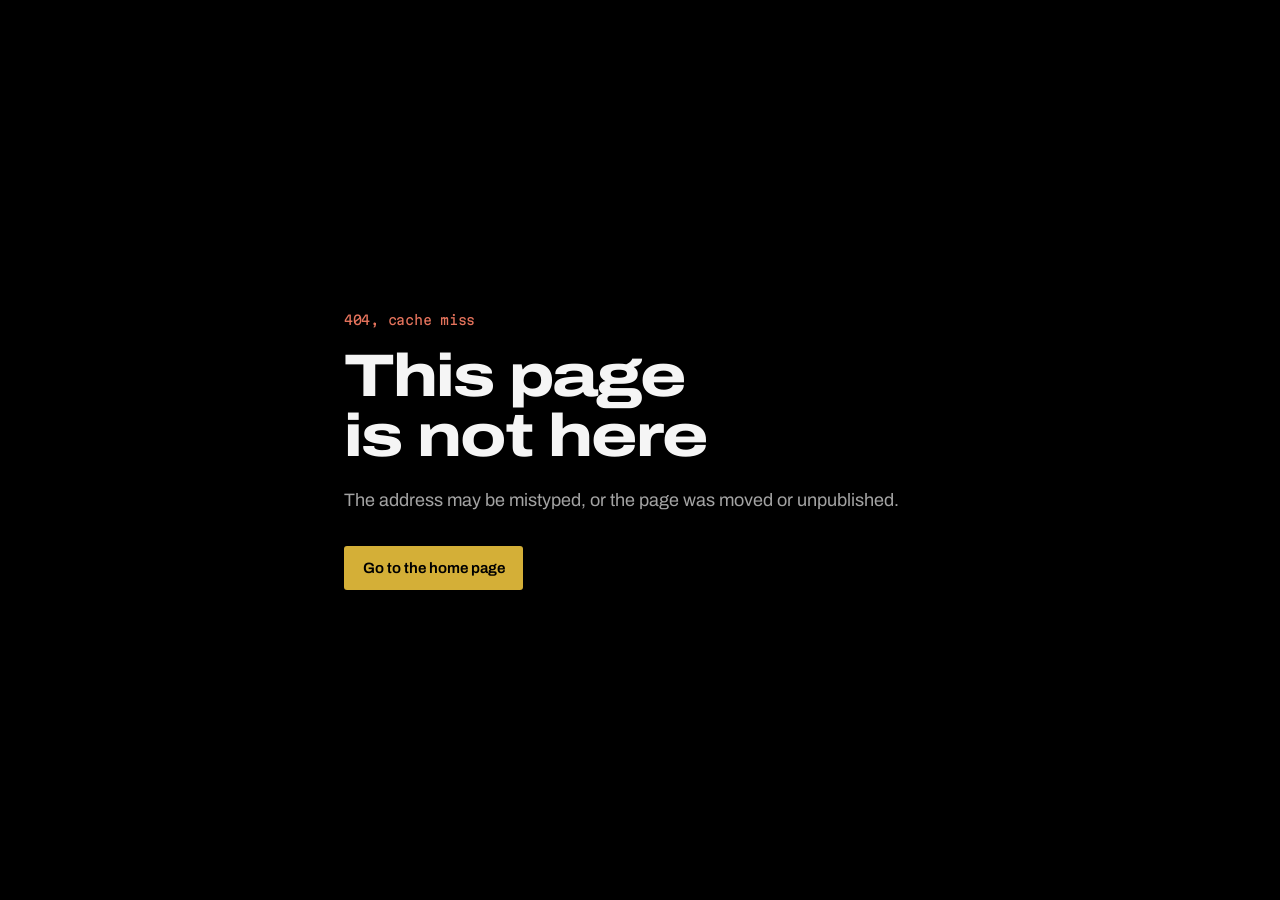
<file: 404/index.html>
<!DOCTYPE html><html lang="en"><head><meta charSet="utf-8"/><meta name="viewport" content="width=device-width, initial-scale=1"/><link rel="stylesheet" href="/_next/static/chunks/2e3ciuai4gu0u.css" data-precedence="next"/><link rel="preload" as="script" fetchPriority="low" href="/_next/static/chunks/1x6obpmlu1_c2.js"/><script src="/_next/static/chunks/2r4s4h5xul1n-.js" async=""></script><script src="/_next/static/chunks/3dmm3v_fq28gc.js" async=""></script><script src="/_next/static/chunks/1ar3ax_-2xzvy.js" async=""></script><script src="/_next/static/chunks/turbopack-3-ry682tkyiqk.js" async=""></script><script src="/_next/static/chunks/0umf92h1sb77c.js" async=""></script><script src="/_next/static/chunks/3u3t7mroelhhp.js" async=""></script><script src="/_next/static/chunks/2n5qeheznvl4u.js" async=""></script><meta name="robots" content="noindex"/><meta name="theme-color" content="#000000"/><meta name="color-scheme" content="dark"/><title>Portfolio</title><link rel="icon" href="/icon.svg?icon.09knikl4a-e0t.svg" sizes="any" type="image/svg+xml"/><script>try{var p=JSON.parse(localStorage.getItem("colour-center")||"{}"),r=document.documentElement;r.dataset.theme=p.theme||"gold";r.dataset.ambient=p.follow===false?"fixed":"section";r.dataset.bg=p.background===false?"off":"on";if(sessionStorage.getItem("welcomed"))r.dataset.welcomed="1"}catch(e){}</script><script src="/_next/static/chunks/0cz1d0mv5g_q7.js" noModule=""></script></head><body><div hidden=""><!--$--><!--/$--></div><main class="mx-auto flex min-h-screen max-w-[40rem] flex-col justify-center px-6 py-20"><p class="type-data text-danger">404, cache miss</p><h1 class="type-display mt-4 text-5xl sm:text-6xl">This page is not here</h1><p class="mt-5 text-lg text-muted">The address may be mistyped, or the page was moved or unpublished.</p><div class="mt-8"><a class="btn btn-primary" href="/">Go to the home page</a></div></main><!--$--><!--/$--><script id="_R_">(globalThis["TURBOPACK"] || (globalThis["TURBOPACK"] = [])).push({"otherChunks":["static/chunks/1x6obpmlu1_c2.js","static/chunks/2r4s4h5xul1n-.js","static/chunks/3dmm3v_fq28gc.js","static/chunks/1ar3ax_-2xzvy.js"],"runtimeModuleIds":[94553]});</script><script src="/_next/static/chunks/1x6obpmlu1_c2.js" async=""></script><script>(self.__next_f=self.__next_f||[]).push([0])</script><script>self.__next_f.push([1,"1:\"$Sreact.fragment\"\n2:\"/_next/static/chunks/0umf92h1sb77c.js\"\n3:I[39756,[\"$2\"],\"default\"]\n4:\"/_next/static/chunks/3u3t7mroelhhp.js\"\n5:I[58298,[\"$2\",\"$4\"],\"default\"]\n6:I[37457,[\"$2\"],\"default\"]\n7:\"/_next/static/chunks/2n5qeheznvl4u.js\"\n8:I[22016,[\"$2\",\"$7\"],\"\"]\nc:I[97367,[\"$2\"],\"OutletBoundary\"]\nd:\"$Sreact.suspense\"\nf:\"ViewportBoundary\"\n10:I[97367,[\"$2\"],\"$f\"]\n12:\"MetadataBoundary\"\n13:I[97367,[\"$2\"],\"$12\"]\n15:I[68027,[\"$2\"],\"default\",1]\n:HL[\"/_next/static/chunks/2e3ciuai4gu0u.css\",\"style\"]\na:X\nb:[[\"children\",{\"s\":\"__PAGE__\",\"h\":512,\"d\":{\"r\":[\"$\",\"$1\",\"c\",{\"children\":[[\"$\",\"main\",null,{\"className\":\"mx-auto flex min-h-screen max-w-[40rem] flex-col justify-center px-6 py-20\",\"children\":[[\"$\",\"p\",null,{\"className\":\"type-data text-danger\",\"children\":\"404, cache miss\"}],[\"$\",\"h1\",null,{\"className\":\"type-display mt-4 text-5xl sm:text-6xl\",\"children\":\"This page is not here\"}],[\"$\",\"p\",null,{\"className\":\"mt-5 text-lg text-muted\",\"children\":\"The address may be mistyped, or the page was moved or unpublished.\"}],[\"$\",\"div\",null,{\"className\":\"mt-8\",\"children\":[\"$\",\"$L8\",null,{\"href\":\"/\",\"className\":\"btn btn-primary\",\"children\":\"Go to the home page\"}]}]]}],[[\"$\",\"script\",\"script-0\",{\"src\":\"/_next/static/chunks/2n5qeheznvl4u.js\",\"async\":true,\"nonce\":\"$undefined\"}]],[\"$\",\"$Lc\",null,{\"children\":[\"$\",\"$d\",null,{\"name\":\"Next.MetadataOutlet\",\"children\":\"$@e\"}]}]]}],\"p\":false,\"v\":null}}]]\n9:[[\"children\",{\"s\":\"/_not-found\",\"h\":512,\"d\":{\"r\":[\"$\",\"$1\",\"c\",{\"children\":[null,[\"$\",\"$L3\",null,{\"parallelRouterKey\":\"children\",\"error\":\"$undefined\",\"errorStyles\":\"$undefined\",\"errorScripts\":\"$undefined\",\"template\":[\"$\",\"$L6\",null,{}],\"templateStyles\":\"$undefined\",\"templateScripts\":\"$undefined\",\"notFound\":\"$undefined\",\"forbidden\":\"$undefined\",\"unauthorized\":\"$undefined\"}]]}],\"p\":false,\"v\":\"$a\"},\"c\":\"$Qb\"}]]\n0:{\"P\":null,\"c\":[\"\",\"_not-found\",\"\"],\"q\":\"\",\"i\":false,\"t\":{\"t\":{\"s\":\"\",\"h\":528,\"d\":{\"r\":[\"$\",\"$1\",\"c\",{\"children\":[[[\"$\",\"link\",\"0\",{\"rel\":\"stylesheet\",\"href\":\"/_next/static/chunks/2e3ciuai4gu0u.css\",\"precedence\":\"next\",\"crossOrigin\":\"$undefined\",\"nonce\":\"$undefined\"}],[\"$\",\"script\",\"script-0\",{\"src\":\"/_next/static/chunks/0umf92h1sb77c.js\",\"async\":true,\"nonce\":\"$undefined\"}]],[\"$\",\"html\",null,{\"lang\":\"en\",\"suppressHydrationWarning\":true,\"children\":[[\"$\",\"head\",null,{\"children\":[\"$\",\"script\",null,{\"dangerouslySetInnerHTML\":{\"__html\":\"try{var p=JSON.parse(localStorage.getItem(\\\"colour-center\\\")||\\\"{}\\\"),r=document.documentElement;r.dataset.theme=p.theme||\\\"gold\\\";r.dataset.ambient=p.follow===false?\\\"fixed\\\":\\\"section\\\";r.dataset.bg=p.background===false?\\\"off\\\":\\\"on\\\";if(sessionStorage.getItem(\\\"welcomed\\\"))r.dataset.welcomed=\\\"1\\\"}catch(e){}\"}}]}],[\"$\",\"body\",null,{\"children\":[\"$\",\"$L3\",null,{\"parallelRouterKey\":\"children\",\"error\":\"$5\",\"errorStyles\":[],\"errorScripts\":[[\"$\",\"script\",\"script-0\",{\"src\":\"/_next/static/chunks/3u3t7mroelhhp.js\",\"async\":true,\"nonce\":\"$undefined\"}]],\"template\":[\"$\",\"$L6\",null,{}],\"templateStyles\":\"$undefined\",\"templateScripts\":\"$undefined\",\"notFound\":[[\"$\",\"main\",null,{\"className\":\"mx-auto flex min-h-screen max-w-[40rem] flex-col justify-center px-6 py-20\",\"children\":[[\"$\",\"p\",null,{\"className\":\"type-data text-danger\",\"children\":\"404, cache miss\"}],[\"$\",\"h1\",null,{\"className\":\"type-display mt-4 text-5xl sm:text-6xl\",\"children\":\"This page is not here\"}],[\"$\",\"p\",null,{\"className\":\"mt-5 text-lg text-muted\",\"children\":\"The address may be mistyped, or the page was moved or unpublished.\"}],[\"$\",\"div\",null,{\"className\":\"mt-8\",\"children\":[\"$\",\"$L8\",null,{\"href\":\"/\",\"className\":\"btn btn-primary\",\"children\":\"Go to the home page\"}]}]]}],[]],\"forbidden\":\"$undefined\",\"unauthorized\":\"$undefined\"}]}]]}]]}],\"p\":false,\"v\":null},\"c\":\"$Q9\"},\"h\":{\"r\":[\"$\",\"$1\",\"h\",{\"children\":[[\"$\",\"meta\",null,{\"name\":\"robots\",\"content\":\"noindex\"}],[\"$\",\"$L10\",null,{\"children\":\"$L11\"}],[\"$\",\"$L13\",null,{\"children\":[[\"$\",\"div\",null,{\"hidden\":true,\"children\":[\"$\",\"$d\",null,{\"name\":\"Next.Metadata\",\"children\":\"$L14\"}]}],null]}],null]}],\"p\":false,\"v\":null}},\"m\":\"$undefined\",\"G\":[\"$15\",[[\"$\",\"link\",\"0\",{\"rel\":\"stylesheet\",\"href\":\"/_next/static/chunks/2e3ciuai4gu0u.css\",\"precedence\":\"next\",\"crossOrigin\":\"$undefined\",\"nonce\":\"$undefined\"}]]],\"S\":true,\"r\":\"$undefined\",\"s\":\"$undefined\",\"a\":\"$undefined\",\"l\":\"$undefined\",\"p\":\"$undefined\",\"d\":\"$undefined\",\"b\":\"LVRejia8u8GCWphZVR14o\"}\na:C\n11:[[\"$\",\"meta\",\"0\",{\"charSet\":\"utf-8\"}],[\"$\",\"meta\",\"1\",{\"name\":\"viewport\",\"content\":\"width=device-width, initial-scale=1\"}],[\"$\",\"meta\",\"2\",{\"name\":\"theme-color\",\"content\":\"#000000\"}],[\"$\",\"meta\",\"3\",{\"name\":\"color-scheme\",\"content\":\"dark\"}]]\n16:I[27201,[\"$2\"],\"IconMark\"]\ne:null\n14:[[\"$\",\"title\",\"0\",{\"children\":\"Portfolio\"}],[\"$\",\"link\",\"1\",{\"rel\":\"icon\",\"href\":\"/icon.svg?icon.09knikl4a-e0t.svg\",\"sizes\":\"any\",\"type\":\"image/svg+xml\"}],[\"$\",\"$L16\",\"2\",{}]]\n"])</script></body></html>
</file>
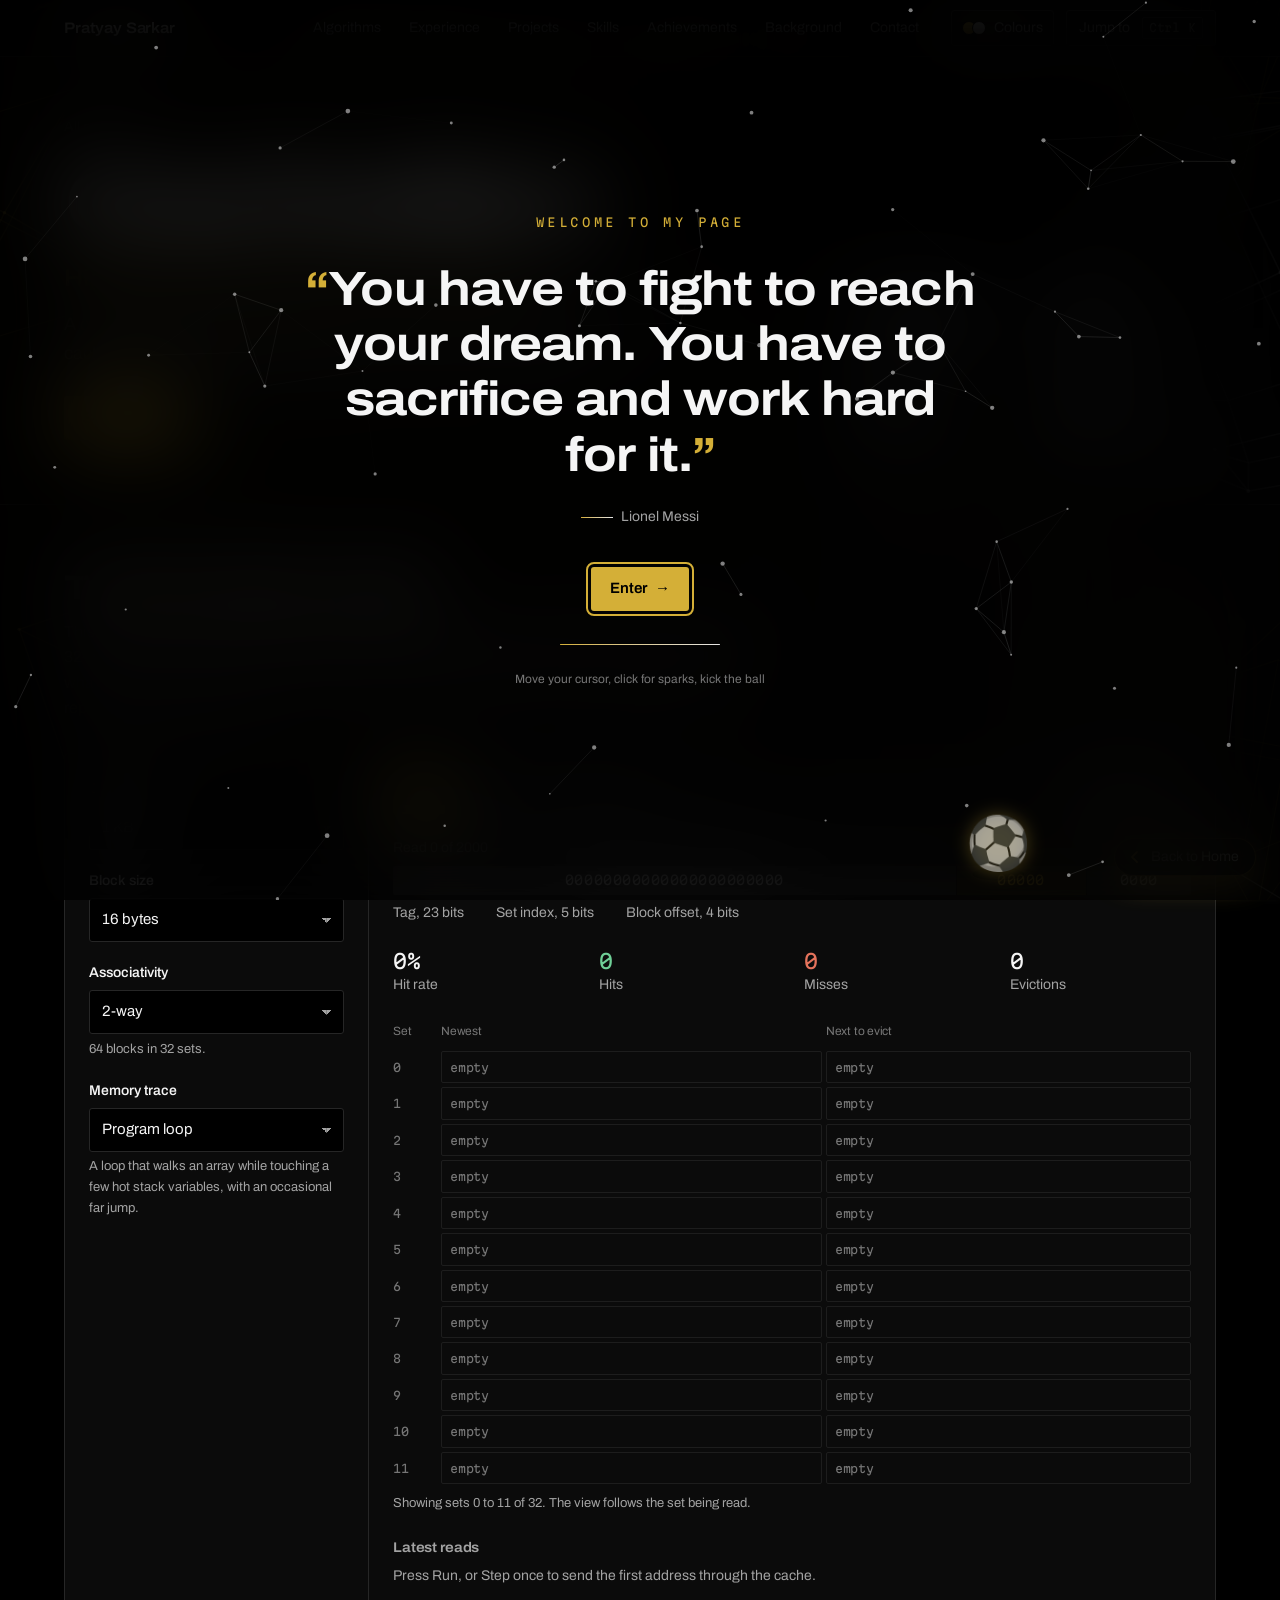
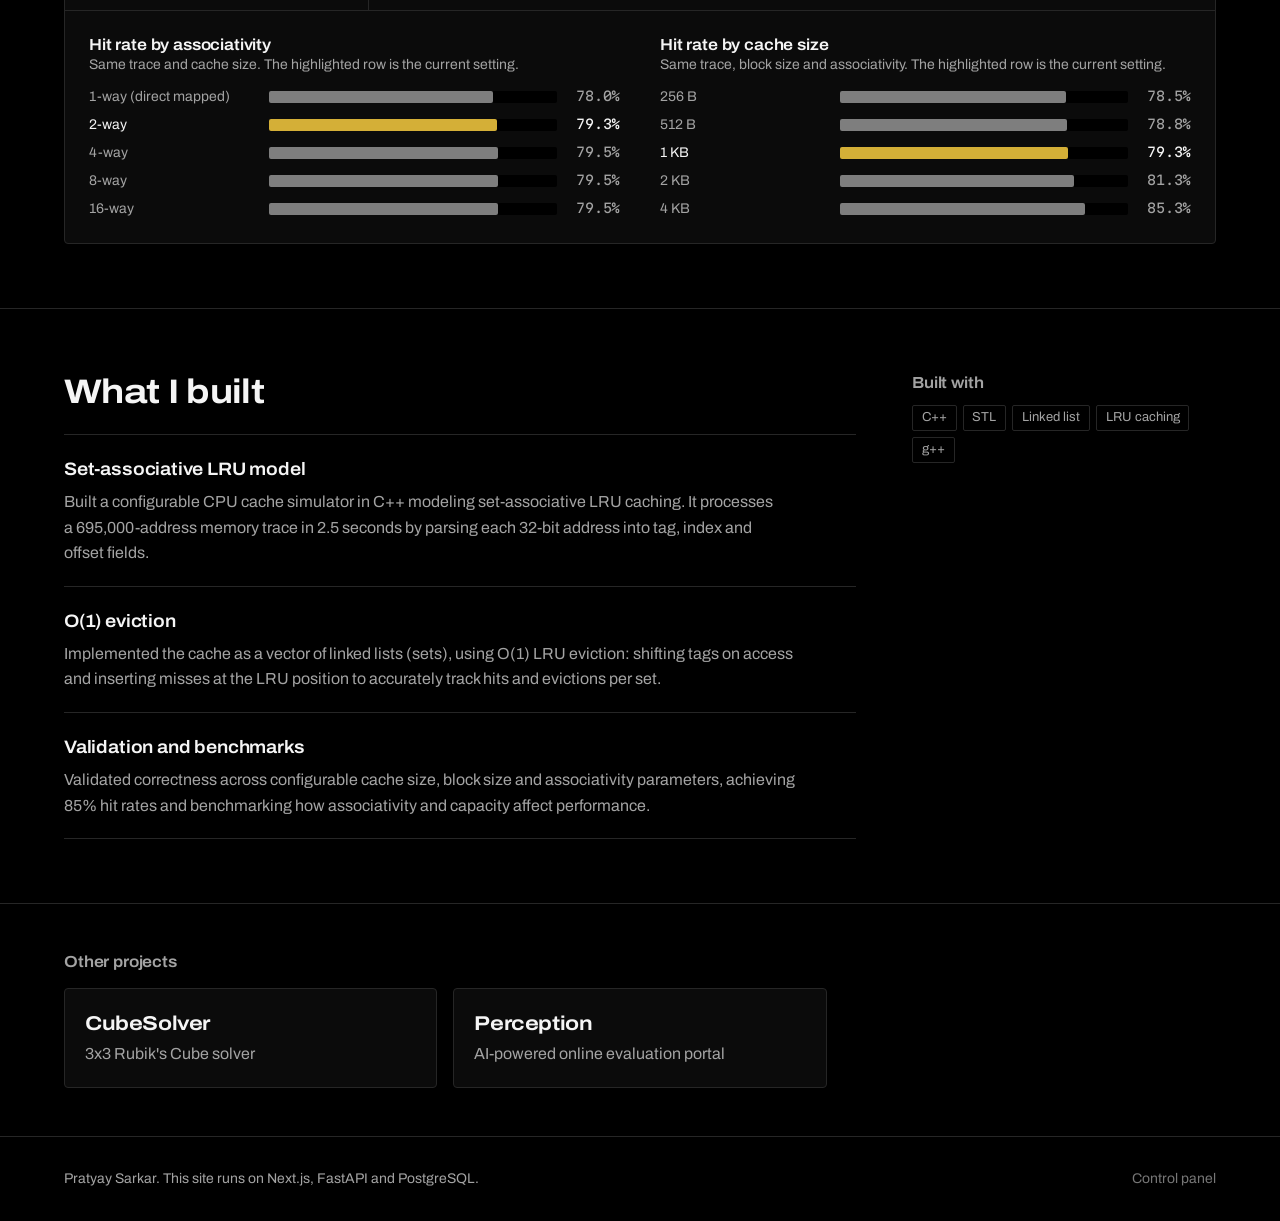
<file: projects/cachesim/index.html>
<!DOCTYPE html><html lang="en"><head><meta charSet="utf-8"/><link rel="preconnect" href="/" crossorigin=""/><meta name="viewport" content="width=device-width, initial-scale=1"/><link rel="stylesheet" href="/_next/static/chunks/2e3ciuai4gu0u.css" data-precedence="next"/><link rel="preload" as="script" fetchPriority="low" href="/_next/static/chunks/1x6obpmlu1_c2.js"/><script src="/_next/static/chunks/2r4s4h5xul1n-.js" async=""></script><script src="/_next/static/chunks/3dmm3v_fq28gc.js" async=""></script><script src="/_next/static/chunks/1ar3ax_-2xzvy.js" async=""></script><script src="/_next/static/chunks/turbopack-3-ry682tkyiqk.js" async=""></script><script src="/_next/static/chunks/0umf92h1sb77c.js" async=""></script><script src="/_next/static/chunks/3u3t7mroelhhp.js" async=""></script><script src="/_next/static/chunks/2n5qeheznvl4u.js" async=""></script><script src="/_next/static/chunks/0__pxvqcene2r.js" async=""></script><script src="/_next/static/chunks/1uzulg1v-j7dw.js" async=""></script><meta name="theme-color" content="#000000"/><meta name="color-scheme" content="dark"/><title>CacheSim | Pratyay Sarkar</title><meta name="description" content="A configurable CPU cache simulator in C++ that models set-associative LRU caching and runs a 695,000-address memory trace in 2.5 seconds."/><meta property="og:title" content="Pratyay Sarkar, software development and system engineering"/><meta property="og:description" content="In software and systems engineering roles, I build high-performance backend services."/><meta property="og:type" content="website"/><meta name="twitter:card" content="summary"/><meta name="twitter:title" content="Pratyay Sarkar, software development and system engineering"/><meta name="twitter:description" content="In software and systems engineering roles, I build high-performance backend services."/><link rel="icon" href="/icon.svg?icon.09knikl4a-e0t.svg" sizes="any" type="image/svg+xml"/><script>try{var p=JSON.parse(localStorage.getItem("colour-center")||"{}"),r=document.documentElement;r.dataset.theme=p.theme||"gold";r.dataset.ambient=p.follow===false?"fixed":"section";r.dataset.bg=p.background===false?"off":"on";if(sessionStorage.getItem("welcomed"))r.dataset.welcomed="1"}catch(e){}</script><script src="/_next/static/chunks/0cz1d0mv5g_q7.js" noModule=""></script></head><body><div hidden=""><!--$--><!--/$--></div><div class="bg-3d pointer-events-none fixed inset-0 -z-10" aria-hidden="true"><canvas class="absolute inset-0 h-full w-full blur-[3px]"></canvas><canvas class="absolute inset-0 h-full w-full"></canvas></div><div role="dialog" aria-modal="true" aria-label="Welcome" class="welcome fixed inset-0 z-50 flex select-none items-center justify-center overflow-hidden bg-ink/80 px-6 backdrop-blur-2xl "><canvas class="absolute inset-0 h-full w-full" aria-hidden="true"></canvas><div class="welcome-card pointer-events-none relative max-w-[46rem] text-center"><p class="welcome-in type-data text-xs uppercase tracking-[0.3em] text-accent" style="--d:0ms">Welcome to my page</p><blockquote class="mt-8"><p class="type-heading text-[clamp(1.6rem,4.6vw,3rem)] leading-[1.15]"><span><span class="welcome-in inline-block whitespace-nowrap" style="--d:300ms"><span class="welcome-word pointer-events-auto inline-block"><span class="text-accent">“</span>You</span></span> </span><span><span class="welcome-in inline-block whitespace-nowrap" style="--d:410ms"><span class="welcome-word pointer-events-auto inline-block">have</span></span> </span><span><span class="welcome-in inline-block whitespace-nowrap" style="--d:520ms"><span class="welcome-word pointer-events-auto inline-block">to</span></span> </span><span><span class="welcome-in inline-block whitespace-nowrap" style="--d:630ms"><span class="welcome-word pointer-events-auto inline-block">fight</span></span> </span><span><span class="welcome-in inline-block whitespace-nowrap" style="--d:740ms"><span class="welcome-word pointer-events-auto inline-block">to</span></span> </span><span><span class="welcome-in inline-block whitespace-nowrap" style="--d:850ms"><span class="welcome-word pointer-events-auto inline-block">reach</span></span> </span><span><span class="welcome-in inline-block whitespace-nowrap" style="--d:960ms"><span class="welcome-word pointer-events-auto inline-block">your</span></span> </span><span><span class="welcome-in inline-block whitespace-nowrap" style="--d:1070ms"><span class="welcome-word pointer-events-auto inline-block">dream.</span></span> </span><span><span class="welcome-in inline-block whitespace-nowrap" style="--d:1180ms"><span class="welcome-word pointer-events-auto inline-block">You</span></span> </span><span><span class="welcome-in inline-block whitespace-nowrap" style="--d:1290ms"><span class="welcome-word pointer-events-auto inline-block">have</span></span> </span><span><span class="welcome-in inline-block whitespace-nowrap" style="--d:1400ms"><span class="welcome-word pointer-events-auto inline-block">to</span></span> </span><span><span class="welcome-in inline-block whitespace-nowrap" style="--d:1510ms"><span class="welcome-word pointer-events-auto inline-block">sacrifice</span></span> </span><span><span class="welcome-in inline-block whitespace-nowrap" style="--d:1620ms"><span class="welcome-word pointer-events-auto inline-block">and</span></span> </span><span><span class="welcome-in inline-block whitespace-nowrap" style="--d:1730ms"><span class="welcome-word pointer-events-auto inline-block">work</span></span> </span><span><span class="welcome-in inline-block whitespace-nowrap" style="--d:1840ms"><span class="welcome-word pointer-events-auto inline-block">hard</span></span> </span><span><span class="welcome-in inline-block whitespace-nowrap" style="--d:1950ms"><span class="welcome-word pointer-events-auto inline-block">for</span></span> </span><span><span class="welcome-in inline-block whitespace-nowrap" style="--d:2060ms"><span class="welcome-word pointer-events-auto inline-block">it.<span class="text-accent">”</span></span></span></span></p><footer class="welcome-in mt-6 text-sm text-muted" style="--d:2570ms"><span class="mr-2 inline-block h-px w-8 bg-gradient-to-r from-accent to-violet align-middle" aria-hidden="true"></span>Lionel Messi</footer></blockquote><button type="button" class="welcome-in btn btn-primary pointer-events-auto mt-10 gap-2 " style="--d:2770ms">Enter<span aria-hidden="true">→</span></button><div class="mt-6 flex h-5 flex-col items-center justify-center"><div class="h-px w-40 overflow-hidden rounded-full bg-line" aria-hidden="true"><div class="welcome-timer h-full bg-gradient-to-r from-accent to-violet" style="animation-duration:6500ms"></div></div></div><p class="welcome-in mt-4 text-xs text-faint" style="--d:2970ms"><span class="hidden pointer-fine:inline">Move your cursor, click for sparks, kick the ball</span><span class="pointer-fine:hidden">Tap for sparks, tap the ball to kick it</span></p></div></div><div class="spotlight" aria-hidden="true"></div><button type="button" class="group fixed bottom-5 right-5 z-30 flex items-center gap-2 rounded-full border border-ambient/40 bg-panel/70 py-2 pl-3 pr-4 text-sm text-text shadow-[0_8px_30px_-8px_var(--ambient)] backdrop-blur-xl transition-[border-color,transform] duration-300 hover:-translate-y-0.5 hover:border-ambient sm:bottom-6 sm:right-6" aria-label="Back to Home"><svg viewBox="0 0 16 16" class="h-4 w-4 text-ambient transition-transform duration-300 group-hover:-translate-x-0.5" aria-hidden="true"><path d="M10 3 5 8l5 5" fill="none" stroke="currentColor" stroke-width="1.8" stroke-linecap="round" stroke-linejoin="round"></path></svg><span><span class="text-muted">Back to </span>Home</span></button><a href="#main" class="sr-only focus:not-sr-only focus:fixed focus:left-4 focus:top-4 focus:z-50 focus:bg-accent focus:px-3 focus:py-2 focus:text-ink">Skip to content</a><header class="sticky top-0 z-30 border-b border-line/60 bg-ink/60 backdrop-blur-xl backdrop-saturate-150"><div class="mx-auto flex h-14 max-w-[76rem] items-center gap-2 px-5 sm:gap-3 sm:px-8"><a class="type-sub shrink-0 text-[0.95rem] text-text hover:text-accent" href="/">Pratyay Sarkar</a><nav aria-label="Sections" class="relative ml-auto hidden items-center gap-1 lg:flex"><span aria-hidden="true" class="absolute top-1/2 h-8 -translate-y-1/2 rounded-full border border-ambient/40 bg-ambient/10 shadow-[0_0_24px_-6px_var(--ambient)] transition-[left,width,opacity] duration-500 ease-[cubic-bezier(0.2,0.7,0.2,1)] opacity-0" style="left:0;width:0"></span><a class="relative px-3 py-4 text-sm transition-colors duration-300 text-muted hover:text-text" href="/#algorithms">Algorithms</a><a class="relative px-3 py-4 text-sm transition-colors duration-300 text-muted hover:text-text" href="/#experience">Experience</a><a class="relative px-3 py-4 text-sm transition-colors duration-300 text-muted hover:text-text" href="/#projects">Projects</a><a class="relative px-3 py-4 text-sm transition-colors duration-300 text-muted hover:text-text" href="/#skills">Skills</a><a class="relative px-3 py-4 text-sm transition-colors duration-300 text-muted hover:text-text" href="/#achievements">Achievements</a><a class="relative px-3 py-4 text-sm transition-colors duration-300 text-muted hover:text-text" href="/#background">Background</a><a class="relative px-3 py-4 text-sm transition-colors duration-300 text-muted hover:text-text" href="/#contact">Contact</a></nav><div class="ml-auto lg:ml-2"><div class="relative"><button type="button" aria-label="Colour center" aria-expanded="false" aria-controls="colour-center" class="flex h-9 items-center gap-2 rounded-[3px] border border-line bg-panel/70 px-2.5 text-sm text-muted transition-colors hover:border-faint hover:text-text"><span class="flex -space-x-1" aria-hidden="true"><span class="h-3.5 w-3.5 rounded-full border border-ink" style="background:#d4af37"></span><span class="h-3.5 w-3.5 rounded-full border border-ink" style="background:#e5e5e5"></span></span><span class="hidden sm:inline lg:hidden xl:inline" aria-hidden="true">Colours</span></button></div></div><button type="button" aria-haspopup="dialog" class="flex h-9 items-center gap-3 rounded-[3px] border border-line bg-panel/70 px-3 text-sm text-muted transition-colors hover:border-faint hover:text-text"><span class="xl:hidden">Menu</span><span class="hidden whitespace-nowrap xl:inline">Jump to</span><kbd class="hidden whitespace-nowrap rounded-[2px] border border-line px-1.5 py-0.5 text-[0.7rem] text-faint xl:inline">Ctrl K</kbd></button></div><div aria-hidden="true" class="absolute inset-x-0 bottom-[-1px] h-[2px] origin-left bg-gradient-to-r from-ambient via-violet to-ambient shadow-[0_0_12px_var(--ambient)]" style="transform:scaleX(0)"></div></header><main id="main"><article><header class="mx-auto max-w-[76rem] px-5 pb-12 pt-10 sm:px-8 sm:pb-16 sm:pt-14"><a class="text-sm text-muted hover:text-text" href="/#projects">All projects</a><div class="mt-6 grid gap-10 lg:grid-cols-[minmax(0,1fr)_minmax(0,22rem)] lg:items-end"><div><h1 class="type-display text-[clamp(2.75rem,9vw,5.5rem)]">CacheSim</h1><p class="type-sub mt-5 text-xl text-accent sm:text-2xl">High-performance CPU cache simulator</p><p class="mt-4 max-w-[40rem] text-lg leading-relaxed text-text/90">A configurable CPU cache simulator in C++ that models set-associative LRU caching and runs a 695,000-address memory trace in 2.5 seconds.</p><ul class="mt-7 flex flex-wrap gap-3"><li><a href="https://github.com/pratyay89/LRU_Cache_Simulator" class="btn btn-primary" target="_blank" rel="noopener noreferrer">Source code<span class="sr-only"> (opens in a new tab)</span></a></li></ul></div><dl class="grid gap-x-6 gap-y-5 grid-cols-2"><div class="flex flex-col"><dt class="mt-1 text-sm leading-snug text-muted">addresses in the memory trace</dt><dd class="type-heading order-first text-[1.6rem] text-text">695,000</dd></div><div class="flex flex-col"><dt class="mt-1 text-sm leading-snug text-muted">to process the full trace</dt><dd class="type-heading order-first text-[1.6rem] text-text">2.5 s</dd></div><div class="flex flex-col"><dt class="mt-1 text-sm leading-snug text-muted">hit rate achieved</dt><dd class="type-heading order-first text-[1.6rem] text-text">85%</dd></div><div class="flex flex-col"><dt class="mt-1 text-sm leading-snug text-muted">LRU eviction per access</dt><dd class="type-heading order-first text-[1.6rem] text-text">O(1)</dd></div></dl></div></header><section id="simulator" aria-labelledby="simulator-heading" class="border-t border-line"><div class="mx-auto max-w-[76rem] px-5 py-14 sm:px-8 sm:py-16"><h2 id="simulator-heading" class="type-heading text-[1.75rem] sm:text-[2.125rem]">Try the cache model</h2><p class="mb-8 mt-3 max-w-[44rem] text-muted">This runs the same model in your browser: a set-associative cache with LRU eviction, where every 32-bit address is split into tag, set index and block offset. Change the shape of the cache and watch what happens to the hit rate. The measured results above come from the C++ simulator in the repository, not from this demo.</p><div class="glow overflow-hidden rounded-[4px] border border-line bg-panel/70"><div class="grid lg:grid-cols-[minmax(0,19rem)_minmax(0,1fr)]"><form class="space-y-5 border-b border-line p-5 sm:p-6 lg:border-b-0 lg:border-r"><div><label class="label" for="sim-size">Cache size</label><select id="sim-size" class="input"><option value="64">64 B</option><option value="128">128 B</option><option value="256">256 B</option><option value="512">512 B</option><option value="1024" selected="">1 KB</option><option value="2048">2 KB</option><option value="4096">4 KB</option><option value="8192">8 KB</option><option value="16384">16 KB</option></select></div><div><label class="label" for="sim-block">Block size</label><select id="sim-block" class="input"><option value="4">4<!-- --> bytes</option><option value="8">8<!-- --> bytes</option><option value="16" selected="">16<!-- --> bytes</option><option value="32">32<!-- --> bytes</option><option value="64">64<!-- --> bytes</option></select></div><div><label class="label" for="sim-ways">Associativity</label><select id="sim-ways" class="input"><option value="1">1-way (direct mapped)</option><option value="2" selected="">2-way</option><option value="4">4-way</option><option value="8">8-way</option><option value="16">16-way</option></select><p class="help">64<!-- --> blocks in <!-- -->32<!-- --> <!-- -->sets<!-- -->.</p></div><div><label class="label" for="sim-trace">Memory trace</label><select id="sim-trace" class="input"><option value="loop" selected="">Program loop</option><option value="scan">Array scan</option><option value="conflict">Two arrays in step</option><option value="random">Random</option><option value="custom">Your own addresses</option></select><p class="help">A loop that walks an array while touching a few hot stack variables, with an occasional far jump.</p></div></form><div class="min-w-0 space-y-6 p-5 sm:p-6"><div class="flex flex-wrap items-center gap-2"><button type="button" class="btn btn-primary btn-small">Run</button><button type="button" class="btn btn-small">Step once</button><button type="button" class="btn btn-small">Finish trace</button><button type="button" class="btn btn-small btn-quiet" disabled="">Reset</button><label class="ml-auto flex items-center gap-2 text-sm text-muted">Speed<input type="range" min="1" max="40" class="w-24 accent-accent" aria-valuetext="8 reads per second" value="8"/></label></div><div><div class="mb-2 flex flex-wrap items-baseline justify-between gap-2 text-sm text-muted"><span>Read 0 of 2000</span><span class="type-data text-text"></span></div><div><div class="type-data flex gap-px overflow-hidden rounded-[2px] text-[0.62rem] leading-none xs:text-[0.72rem] sm:text-[0.8125rem]" aria-hidden="true"><span class="px-1 py-2 text-center tracking-[0.04em] bg-violet/15 text-violet" style="flex-grow:23;flex-basis:0">00000000000000000000000</span><span class="px-1 py-2 text-center tracking-[0.04em] bg-accent/15 text-accent" style="flex-grow:5;flex-basis:0">00000</span><span class="px-1 py-2 text-center tracking-[0.04em] bg-line/60 text-muted" style="flex-grow:4;flex-basis:0">0000</span></div><dl class="mt-2 flex flex-wrap gap-x-6 gap-y-1 text-sm"><div class="flex items-baseline gap-2"><dt class="text-muted">Tag<!-- -->, <!-- -->23<!-- --> <!-- -->bits</dt><dd class="type-data text-text"></dd></div><div class="flex items-baseline gap-2"><dt class="text-muted">Set index<!-- -->, <!-- -->5<!-- --> <!-- -->bits</dt><dd class="type-data text-text"></dd></div><div class="flex items-baseline gap-2"><dt class="text-muted">Block offset<!-- -->, <!-- -->4<!-- --> <!-- -->bits</dt><dd class="type-data text-text"></dd></div></dl></div></div><dl class="grid grid-cols-2 gap-x-6 gap-y-4 sm:grid-cols-4"><div class="flex flex-col"><dt class="text-sm text-muted">Hit rate</dt><dd class="type-data order-first text-xl text-text">0%</dd></div><div class="flex flex-col"><dt class="text-sm text-muted">Hits</dt><dd class="type-data order-first text-xl text-success">0</dd></div><div class="flex flex-col"><dt class="text-sm text-muted">Misses</dt><dd class="type-data order-first text-xl text-danger">0</dd></div><div class="flex flex-col"><dt class="text-sm text-muted">Evictions</dt><dd class="type-data order-first text-xl text-text">0</dd></div></dl><div><div class="overflow-x-auto"><table class="type-data w-full border-separate border-spacing-y-1 text-[0.72rem]"><caption class="sr-only">Cache contents by set, newest tag first</caption><thead><tr class="text-left font-sans text-xs text-faint"><th scope="col" class="w-12 pb-1 font-normal">Set</th><th scope="col" class="whitespace-nowrap pb-1 pr-1 font-normal">Newest</th><th scope="col" class="whitespace-nowrap pb-1 pr-1 font-normal">Next to evict</th></tr></thead><tbody><tr><th scope="row" class="text-left font-normal text-faint">0</th><td class="pr-1 last:pr-0"><span class="block min-w-[4.6rem] rounded-[2px] border px-2 py-1.5 border-line/70 text-faint">empty</span></td><td class="pr-1 last:pr-0"><span class="block min-w-[4.6rem] rounded-[2px] border px-2 py-1.5 border-line/70 text-faint">empty</span></td></tr><tr><th scope="row" class="text-left font-normal text-faint">1</th><td class="pr-1 last:pr-0"><span class="block min-w-[4.6rem] rounded-[2px] border px-2 py-1.5 border-line/70 text-faint">empty</span></td><td class="pr-1 last:pr-0"><span class="block min-w-[4.6rem] rounded-[2px] border px-2 py-1.5 border-line/70 text-faint">empty</span></td></tr><tr><th scope="row" class="text-left font-normal text-faint">2</th><td class="pr-1 last:pr-0"><span class="block min-w-[4.6rem] rounded-[2px] border px-2 py-1.5 border-line/70 text-faint">empty</span></td><td class="pr-1 last:pr-0"><span class="block min-w-[4.6rem] rounded-[2px] border px-2 py-1.5 border-line/70 text-faint">empty</span></td></tr><tr><th scope="row" class="text-left font-normal text-faint">3</th><td class="pr-1 last:pr-0"><span class="block min-w-[4.6rem] rounded-[2px] border px-2 py-1.5 border-line/70 text-faint">empty</span></td><td class="pr-1 last:pr-0"><span class="block min-w-[4.6rem] rounded-[2px] border px-2 py-1.5 border-line/70 text-faint">empty</span></td></tr><tr><th scope="row" class="text-left font-normal text-faint">4</th><td class="pr-1 last:pr-0"><span class="block min-w-[4.6rem] rounded-[2px] border px-2 py-1.5 border-line/70 text-faint">empty</span></td><td class="pr-1 last:pr-0"><span class="block min-w-[4.6rem] rounded-[2px] border px-2 py-1.5 border-line/70 text-faint">empty</span></td></tr><tr><th scope="row" class="text-left font-normal text-faint">5</th><td class="pr-1 last:pr-0"><span class="block min-w-[4.6rem] rounded-[2px] border px-2 py-1.5 border-line/70 text-faint">empty</span></td><td class="pr-1 last:pr-0"><span class="block min-w-[4.6rem] rounded-[2px] border px-2 py-1.5 border-line/70 text-faint">empty</span></td></tr><tr><th scope="row" class="text-left font-normal text-faint">6</th><td class="pr-1 last:pr-0"><span class="block min-w-[4.6rem] rounded-[2px] border px-2 py-1.5 border-line/70 text-faint">empty</span></td><td class="pr-1 last:pr-0"><span class="block min-w-[4.6rem] rounded-[2px] border px-2 py-1.5 border-line/70 text-faint">empty</span></td></tr><tr><th scope="row" class="text-left font-normal text-faint">7</th><td class="pr-1 last:pr-0"><span class="block min-w-[4.6rem] rounded-[2px] border px-2 py-1.5 border-line/70 text-faint">empty</span></td><td class="pr-1 last:pr-0"><span class="block min-w-[4.6rem] rounded-[2px] border px-2 py-1.5 border-line/70 text-faint">empty</span></td></tr><tr><th scope="row" class="text-left font-normal text-faint">8</th><td class="pr-1 last:pr-0"><span class="block min-w-[4.6rem] rounded-[2px] border px-2 py-1.5 border-line/70 text-faint">empty</span></td><td class="pr-1 last:pr-0"><span class="block min-w-[4.6rem] rounded-[2px] border px-2 py-1.5 border-line/70 text-faint">empty</span></td></tr><tr><th scope="row" class="text-left font-normal text-faint">9</th><td class="pr-1 last:pr-0"><span class="block min-w-[4.6rem] rounded-[2px] border px-2 py-1.5 border-line/70 text-faint">empty</span></td><td class="pr-1 last:pr-0"><span class="block min-w-[4.6rem] rounded-[2px] border px-2 py-1.5 border-line/70 text-faint">empty</span></td></tr><tr><th scope="row" class="text-left font-normal text-faint">10</th><td class="pr-1 last:pr-0"><span class="block min-w-[4.6rem] rounded-[2px] border px-2 py-1.5 border-line/70 text-faint">empty</span></td><td class="pr-1 last:pr-0"><span class="block min-w-[4.6rem] rounded-[2px] border px-2 py-1.5 border-line/70 text-faint">empty</span></td></tr><tr><th scope="row" class="text-left font-normal text-faint">11</th><td class="pr-1 last:pr-0"><span class="block min-w-[4.6rem] rounded-[2px] border px-2 py-1.5 border-line/70 text-faint">empty</span></td><td class="pr-1 last:pr-0"><span class="block min-w-[4.6rem] rounded-[2px] border px-2 py-1.5 border-line/70 text-faint">empty</span></td></tr></tbody></table></div><p class="help">Showing sets <!-- -->0<!-- --> to <!-- -->11<!-- --> of <!-- -->32<!-- -->. The view follows the set being read.</p></div><div><h4 class="type-sub mb-2 text-sm text-muted">Latest reads</h4><p class="text-sm text-muted">Press Run, or Step once to send the first address through the cache.</p></div></div></div><div class="grid gap-x-10 gap-y-8 border-t border-line p-5 sm:p-6 md:grid-cols-2"><div><h4 class="type-sub">Hit rate by associativity</h4><p class="mb-3 text-sm text-muted">Same trace and cache size.<!-- --> The highlighted row is the current setting.</p><ul class="space-y-2"><li class="grid grid-cols-[minmax(0,10.5rem)_1fr_3.2rem] items-center gap-3 text-sm"><span class="truncate text-muted">1-way (direct mapped)</span><span class="h-3 rounded-[2px] bg-ink"><span class="block h-full rounded-[2px] transition-[width] duration-300 bg-violet/55" style="width:78%"></span></span><span class="type-data text-right text-muted">78.0<!-- -->%</span></li><li class="grid grid-cols-[minmax(0,10.5rem)_1fr_3.2rem] items-center gap-3 text-sm"><span class="truncate text-text">2-way</span><span class="h-3 rounded-[2px] bg-ink"><span class="block h-full rounded-[2px] transition-[width] duration-300 bg-accent" style="width:79.35%"></span></span><span class="type-data text-right text-text">79.3<!-- -->%</span></li><li class="grid grid-cols-[minmax(0,10.5rem)_1fr_3.2rem] items-center gap-3 text-sm"><span class="truncate text-muted">4-way</span><span class="h-3 rounded-[2px] bg-ink"><span class="block h-full rounded-[2px] transition-[width] duration-300 bg-violet/55" style="width:79.45%"></span></span><span class="type-data text-right text-muted">79.5<!-- -->%</span></li><li class="grid grid-cols-[minmax(0,10.5rem)_1fr_3.2rem] items-center gap-3 text-sm"><span class="truncate text-muted">8-way</span><span class="h-3 rounded-[2px] bg-ink"><span class="block h-full rounded-[2px] transition-[width] duration-300 bg-violet/55" style="width:79.45%"></span></span><span class="type-data text-right text-muted">79.5<!-- -->%</span></li><li class="grid grid-cols-[minmax(0,10.5rem)_1fr_3.2rem] items-center gap-3 text-sm"><span class="truncate text-muted">16-way</span><span class="h-3 rounded-[2px] bg-ink"><span class="block h-full rounded-[2px] transition-[width] duration-300 bg-violet/55" style="width:79.45%"></span></span><span class="type-data text-right text-muted">79.5<!-- -->%</span></li></ul></div><div><h4 class="type-sub">Hit rate by cache size</h4><p class="mb-3 text-sm text-muted">Same trace, block size and associativity.<!-- --> The highlighted row is the current setting.</p><ul class="space-y-2"><li class="grid grid-cols-[minmax(0,10.5rem)_1fr_3.2rem] items-center gap-3 text-sm"><span class="truncate text-muted">256 B</span><span class="h-3 rounded-[2px] bg-ink"><span class="block h-full rounded-[2px] transition-[width] duration-300 bg-violet/55" style="width:78.5%"></span></span><span class="type-data text-right text-muted">78.5<!-- -->%</span></li><li class="grid grid-cols-[minmax(0,10.5rem)_1fr_3.2rem] items-center gap-3 text-sm"><span class="truncate text-muted">512 B</span><span class="h-3 rounded-[2px] bg-ink"><span class="block h-full rounded-[2px] transition-[width] duration-300 bg-violet/55" style="width:78.85%"></span></span><span class="type-data text-right text-muted">78.8<!-- -->%</span></li><li class="grid grid-cols-[minmax(0,10.5rem)_1fr_3.2rem] items-center gap-3 text-sm"><span class="truncate text-text">1 KB</span><span class="h-3 rounded-[2px] bg-ink"><span class="block h-full rounded-[2px] transition-[width] duration-300 bg-accent" style="width:79.35%"></span></span><span class="type-data text-right text-text">79.3<!-- -->%</span></li><li class="grid grid-cols-[minmax(0,10.5rem)_1fr_3.2rem] items-center gap-3 text-sm"><span class="truncate text-muted">2 KB</span><span class="h-3 rounded-[2px] bg-ink"><span class="block h-full rounded-[2px] transition-[width] duration-300 bg-violet/55" style="width:81.35%"></span></span><span class="type-data text-right text-muted">81.3<!-- -->%</span></li><li class="grid grid-cols-[minmax(0,10.5rem)_1fr_3.2rem] items-center gap-3 text-sm"><span class="truncate text-muted">4 KB</span><span class="h-3 rounded-[2px] bg-ink"><span class="block h-full rounded-[2px] transition-[width] duration-300 bg-violet/55" style="width:85.25%"></span></span><span class="type-data text-right text-muted">85.3<!-- -->%</span></li></ul></div></div></div></div></section><section aria-labelledby="built-heading" class="border-t border-line"><div class="mx-auto grid max-w-[76rem] gap-x-14 gap-y-10 px-5 py-14 sm:px-8 sm:py-16 lg:grid-cols-[minmax(0,1fr)_minmax(0,19rem)]"><div><h2 id="built-heading" class="type-heading mb-6 text-[1.75rem] sm:text-[2.125rem]">What I built</h2><ol class="divide-y divide-line border-y border-line"><li class="py-5"><h3 class="type-sub text-lg">Set-associative LRU model</h3><p class="max-w-[46rem] text-muted mt-1.5">Built a configurable CPU cache simulator in C++ modeling set-associative LRU caching. It processes a 695,000-address memory trace in 2.5 seconds by parsing each 32-bit address into tag, index and offset fields.</p></li><li class="py-5"><h3 class="type-sub text-lg">O(1) eviction</h3><p class="max-w-[46rem] text-muted mt-1.5">Implemented the cache as a vector of linked lists (sets), using O(1) LRU eviction: shifting tags on access and inserting misses at the LRU position to accurately track hits and evictions per set.</p></li><li class="py-5"><h3 class="type-sub text-lg">Validation and benchmarks</h3><p class="max-w-[46rem] text-muted mt-1.5">Validated correctness across configurable cache size, block size and associativity parameters, achieving 85% hit rates and benchmarking how associativity and capacity affect performance.</p></li></ol></div><aside><h2 class="type-sub mb-3 text-muted">Built with</h2><ul class="flex flex-wrap gap-1.5" aria-label="Technologies used"><li class="tag">C++</li><li class="tag">STL</li><li class="tag">Linked list</li><li class="tag">LRU caching</li><li class="tag">g++</li></ul></aside></div></section><nav aria-label="Other projects" class="border-t border-line"><div class="mx-auto max-w-[76rem] px-5 py-12 sm:px-8"><h2 class="type-sub mb-4 text-muted">Other projects</h2><ul class="grid gap-4 sm:grid-cols-2 lg:grid-cols-3"><li><a class="glow block rounded-[4px] border border-line bg-panel/70 p-5 transition-colors hover:border-faint hover:bg-raised" href="/projects/cubesolver/"><span class="type-heading block text-xl">CubeSolver</span><span class="mt-1 block text-muted">3x3 Rubik&#x27;s Cube solver</span></a></li><li><a class="glow block rounded-[4px] border border-line bg-panel/70 p-5 transition-colors hover:border-faint hover:bg-raised" href="/projects/perception/"><span class="type-heading block text-xl">Perception</span><span class="mt-1 block text-muted">AI-powered online evaluation portal</span></a></li></ul></div></nav></article><!--$--><!--/$--></main><footer class="border-t border-line"><div class="mx-auto flex max-w-[76rem] flex-col gap-3 px-5 py-8 text-sm text-muted sm:flex-row sm:items-center sm:justify-between sm:px-8"><p>Pratyay Sarkar<!-- -->. This site runs on Next.js, FastAPI and PostgreSQL.</p><a href="https://pratyay21.vercel.app/admin" class="text-faint hover:text-text">Control panel</a></div></footer><script id="_R_">(globalThis["TURBOPACK"] || (globalThis["TURBOPACK"] = [])).push({"otherChunks":["static/chunks/1x6obpmlu1_c2.js","static/chunks/2r4s4h5xul1n-.js","static/chunks/3dmm3v_fq28gc.js","static/chunks/1ar3ax_-2xzvy.js"],"runtimeModuleIds":[94553]});</script><script src="/_next/static/chunks/1x6obpmlu1_c2.js" async=""></script><script>(self.__next_f=self.__next_f||[]).push([0])</script><script>self.__next_f.push([1,"1:\"$Sreact.fragment\"\n2:\"/_next/static/chunks/0umf92h1sb77c.js\"\n3:I[39756,[\"$2\"],\"default\"]\n4:\"/_next/static/chunks/3u3t7mroelhhp.js\"\n5:I[58298,[\"$2\",\"$4\"],\"default\"]\n6:I[37457,[\"$2\"],\"default\"]\n7:\"/_next/static/chunks/2n5qeheznvl4u.js\"\n8:\"/_next/static/chunks/0__pxvqcene2r.js\"\n9:\"/_next/static/chunks/1uzulg1v-j7dw.js\"\na:I[22016,[\"$2\",\"$7\",\"$8\",\"$9\"],\"\"]\n12:I[97367,[\"$2\"],\"OutletBoundary\"]\n13:\"$Sreact.suspense\"\n15:\"ViewportBoundary\"\n16:I[97367,[\"$2\"],\"$15\"]\n18:\"MetadataBoundary\"\n19:I[97367,[\"$2\"],\"$18\"]\n1b:I[68027,[\"$2\"],\"default\",1]\n:HL[\"/_next/static/chunks/2e3ciuai4gu0u.css\",\"style\"]\n:HC[\"/\",\"\"]\ne:X\n10:[[\"children\",{\"s\":\"__PAGE__\",\"h\":512,\"d\":{\"r\":[\"$\",\"$1\",\"c\",{\"children\":[\"$L11\",[[\"$\",\"script\",\"script-0\",{\"src\":\"/_next/static/chunks/1uzulg1v-j7dw.js\",\"async\":true,\"nonce\":\"$undefined\"}]],[\"$\",\"$L12\",null,{\"children\":[\"$\",\"$13\",null,{\"name\":\"Next.MetadataOutlet\",\"children\":\"$@14\"}]}]]}],\"p\":false,\"v\":null}}]]\nf:[[\"children\",{\"s\":{\"n\":\"slug\",\"t\":\"d\",\"k\":\"cachesim\",\"s\":[]},\"h\":512,\"d\":{\"r\":[\"$\",\"$1\",\"c\",{\"children\":[null,[\"$\",\"$L3\",null,{\"parallelRouterKey\":\"children\",\"error\":\"$undefined\",\"errorStyles\":\"$undefined\",\"errorScripts\":\"$undefined\",\"template\":[\"$\",\"$L6\",null,{}],\"templateStyles\":\"$undefined\",\"templateScripts\":\"$undefined\",\"notFound\":\"$undefined\",\"forbidden\":\"$undefined\",\"unauthorized\":\"$undefined\"}]]}],\"p\":false,\"v\":\"$e\"},\"c\":\"$Q10\"}]]\nd:[[\"children\",{\"s\":\"projects\",\"h\":512,\"d\":{\"r\":[\"$\",\"$1\",\"c\",{\"children\":[null,[\"$\",\"$L3\",null,{\"parallelRouterKey\":\"children\",\"error\":\"$undefined\",\"errorStyles\":\"$undefined\",\"errorScripts\":\"$undefined\",\"template\":[\"$\",\"$L6\",null,{}],\"templateStyles\":\"$undefined\",\"templateScripts\":\"$undefined\",\"notFound\":\"$undefined\",\"forbidden\":\"$undefined\",\"unauthorized\":\"$undefined\"}]]}],\"p\":false,\"v\":\"$e\"},\"c\":\"$Qf\"}]]\nb:[[\"children\",{\"s\":\"(site)\",\"h\":512,\"d\":{\"r\":[\"$\",\"$1\",\"c\",{\"children\":[[[\"$\",\"script\",\"script-0\",{\"src\":\"/_next/static/chunks/2n5qeheznvl4u.js\",\"async\":true,\"nonce\":\"$undefined\"}],[\"$\",\"script\",\"script-1\",{\"src\":\"/_next/static/chunks/0__pxvqcene2r.js\",\"async\":true,\"nonce\":\"$undefined\"}]],\"$Lc\"]}],\"p\":false,\"v\":null},\"c\":\"$Qd\"}]]\n0:{\"P\":null,\"c\":[\"\",\"projects\",\"cachesim\",\"\"],\"q\":\"\",\"i\":false,\"t\":{\"t\":{\"s\":\"\",\"h\":528,\"d\":{\"r\":[\"$\",\"$1\",\"c\",{\"children\":[[[\"$\",\"link\",\"0\",{\"rel\":\"stylesheet\",\"href\":\"/_next/static/chunks/2e3ciuai4gu0u.css\",\"precedence\":\"next\",\"crossOrigin\":\"$undefined\",\"nonce\":\"$undefined\"}],[\"$\",\"script\",\"script-0\",{\"src\":\"/_next/static/chunks/0umf92h1sb77c.js\",\"async\":true,\"nonce\":\"$undefined\"}]],[\"$\",\"html\",null,{\"lang\":\"en\",\"suppressHydrationWarning\":true,\"children\":[[\"$\",\"head\",null,{\"children\":[\"$\",\"script\",null,{\"dangerouslySetInnerHTML\":{\"__html\":\"try{var p=JSON.parse(localStorage.getItem(\\\"colour-center\\\")||\\\"{}\\\"),r=document.documentElement;r.dataset.theme=p.theme||\\\"gold\\\";r.dataset.ambient=p.follow===false?\\\"fixed\\\":\\\"section\\\";r.dataset.bg=p.background===false?\\\"off\\\":\\\"on\\\";if(sessionStorage.getItem(\\\"welcomed\\\"))r.dataset.welcomed=\\\"1\\\"}catch(e){}\"}}]}],[\"$\",\"body\",null,{\"children\":[\"$\",\"$L3\",null,{\"parallelRouterKey\":\"children\",\"error\":\"$5\",\"errorStyles\":[],\"errorScripts\":[[\"$\",\"script\",\"script-0\",{\"src\":\"/_next/static/chunks/3u3t7mroelhhp.js\",\"async\":true,\"nonce\":\"$undefined\"}]],\"template\":[\"$\",\"$L6\",null,{}],\"templateStyles\":\"$undefined\",\"templateScripts\":\"$undefined\",\"notFound\":[[\"$\",\"main\",null,{\"className\":\"mx-auto flex min-h-screen max-w-[40rem] flex-col justify-center px-6 py-20\",\"children\":[[\"$\",\"p\",null,{\"className\":\"type-data text-danger\",\"children\":\"404, cache miss\"}],[\"$\",\"h1\",null,{\"className\":\"type-display mt-4 text-5xl sm:text-6xl\",\"children\":\"This page is not here\"}],[\"$\",\"p\",null,{\"className\":\"mt-5 text-lg text-muted\",\"children\":\"The address may be mistyped, or the page was moved or unpublished.\"}],[\"$\",\"div\",null,{\"className\":\"mt-8\",\"children\":[\"$\",\"$La\",null,{\"href\":\"/\",\"className\":\"btn btn-primary\",\"children\":\"Go to the home page\"}]}]]}],[]],\"forbidden\":\"$undefined\",\"unauthorized\":\"$undefined\"}]}]]}]]}],\"p\":false,\"v\":null},\"c\":\"$Qb\"},\"h\":{\"r\":[\"$\",\"$1\",\"h\",{\"children\":[null,[\"$\",\"$L16\",null,{\"children\":\"$L17\"}],[\"$\",\"$L19\",null,{\"children\":[[\"$\",\"div\",null,{\"hidden\":true,\"children\":[\"$\",\"$13\",null,{\"name\":\"Next.Metadata\",\"children\":\"$L1a\"}]}],null]}],null]}],\"p\":false,\"v\":null}},\"m\":\"$undefined\",\"G\":[\"$1b\",[[\"$\",\"link\",\"0\",{\"rel\":\"stylesheet\",\"href\":\"/_next/static/chunks/2e3ciuai4gu0u.css\",\"precedence\":\"next\",\"crossOrigin\":\"$undefined\",\"nonce\":\"$undefined\"}]]],\"S\":true,\"r\":\"$undefined\",\"s\":\"$undefined\",\"a\":\"$undefined\",\"l\":\"$undefined\",\"p\":\"$undefined\",\"d\":\"$undefined\",\"b\":\"LVRejia8u8GCWphZVR14o\"}\n1c:I[65686,[\"$2\",\"$7\",\"$8\"],\"Background3D\"]\n1d:I[25039,[\"$2\",\"$7\",\"$8\"],\"Welcome\"]\n1e:I[36860,[\"$2\",\"$7\",\"$8\"],\"Spotlight\"]\n1f:I[2239,[\"$2\",\"$7\",\"$8\"],\"Reveal\"]\n20:I[28571,[\"$2\",\"$7\",\"$8\"],\"BackButton\"]\n21:I[49587,[\"$2\",\"$7\",\"$8\"],\"SiteChrome\"]\ne:C\nc:[[\"$\",\"$L1c\",null,{}],[\"$\",\"$L1d\",null,{}],[\"$\",\"$L1e\",null,{}],[\"$\",\"$L1f\",null,{}],[\"$\",\"$L20\",null,{\"places\":{\"/\":\"top\",\"/#algorithms\":\"Algorithms\",\"/#experience\":\"Experience\",\"/#projects\":\"Projects\",\"/#skills\":\"Skills\",\"/#achievements\":\"Achievements\",\"/#background\":\"Background\",\"/#contact\":\"Contact\",\"/projects/cubesolver\":\"CubeSolver\",\"/projects/perception\":\"Perception\",\"/projects/cachesim\":\"CacheSim\"}}],[\"$\",\"$L21\",null,{\"name\":\"Pratyay Sarkar\",\"sections\":[{\"id\":\"algorithms\",\"label\":\"Algorithms\"},{\"id\":\"experience\",\"label\":\"Experience\"},{\"id\":\"projects\",\"label\":\"Projects\"},{\"id\":\"skills\",\"label\":\"Skills\"},{\"id\":\"achievements\",\"label\":\"Achievements\"},{\"id\":\"background\",\"label\":\"Background\"},{\"id\":\"contact\",\"label\":\"Contact\"}],\"commands\":[{\"id\":\"section-algorithms\",\"group\":\"Sections\",\"label\":\"Algorithms\",\"action\":{\"type\":\"section\",\"id\":\"algorithms\"}},{\"id\":\"section-experience\",\"group\":\"Sections\",\"label\":\"Experience\",\"action\":{\"type\":\"section\",\"id\":\"experience\"}},{\"id\":\"section-projects\",\"group\":\"Sections\",\"label\":\"Projects\",\"action\":{\"type\":\"section\",\"id\":\"projects\"}},{\"id\":\"section-skills\",\"group\":\"Sections\",\"label\":\"Skills\",\"action\":{\"type\":\"section\",\"id\":\"skills\"}},{\"id\":\"section-achievements\",\"group\":\"Sections\",\"label\":\"Achievements\",\"action\":{\"type\":\"section\",\"id\":\"achievements\"}},{\"id\":\"section-background\",\"group\":\"Sections\",\"label\":\"Background\",\"action\":{\"type\":\"section\",\"id\":\"background\"}},{\"id\":\"section-contact\",\"group\":\"Sections\",\"label\":\"Contact\",\"action\":{\"type\":\"section\",\"id\":\"contact\"}},{\"id\":\"project-cubesolver\",\"group\":\"Projects\",\"label\":\"CubeSolver\",\"hint\":\"3x3 Rubik's Cube solver\",\"keywords\":\"C++ Multithreading Kociemba's algorithm IDA* CMake cpp-httplib Redis\",\"action\":{\"type\":\"route\",\"href\":\"/projects/cubesolver\"}},{\"id\":\"project-perception\",\"group\":\"Projects\",\"label\":\"Perception\",\"hint\":\"AI-powered online evaluation portal\",\"keywords\":\"Next.js TypeScript Tailwind CSS FastAPI PostgreSQL Groq LLM API Docker\",\"action\":{\"type\":\"route\",\"href\":\"/projects/perception\"}},{\"id\":\"project-cachesim\",\"group\":\"Projects\",\"label\":\"CacheSim\",\"hint\":\"High-performance CPU cache simulator\",\"keywords\":\"C++ STL Linked list LRU caching g++\",\"action\":{\"type\":\"route\",\"href\":\"/projects/cachesim\"}},{\"id\":\"copy-email\",\"group\":\"Get in touch\",\"label\":\"Copy email address\",\"hint\":\"thepratyaycloud21@gmail.com\",\"keywords\":\"mail contact\",\"action\":{\"type\":\"copy\",\"text\":\"thepratyaycloud21@gmail.com\"}},{\"id\":\"link-GitHub\",\"group\":\"Elsewhere\",\"label\":\"GitHub\",\"hint\":\"github.com\",\"action\":{\"type\":\"open\",\"url\":\"https://github.com/pratyay89\"}},{\"id\":\"link-LinkedIn\",\"group\":\"Elsewhere\",\"label\":\"LinkedIn\",\"hint\":\"linkedin.com\",\"action\":{\"type\":\"open\",\"url\":\"https://linkedin.com/in/ppratyay25\"}},{\"id\":\"link-Codeforces\",\"group\":\"Elsewhere\",\"label\":\"Codeforces\",\"hint\":\"codeforces.com\",\"action\":{\"type\":\"open\",\"url\":\"https://codeforces.com/profile/pratyay_01\"}},{\"id\":\"link-LeetCode\",\"group\":\"Elsewhere\",\"label\":\"LeetCode\",\"hint\":\"leetcode.com\",\"action\":{\"type\":\"open\",\"url\":\"https://leetcode.com/u/Pratyay_01/\"}}]}],[\"$\",\"main\",null,{\"id\":\"main\",\"children\":[\"$\",\"$L3\",null,{\"parallelRouterKey\":\"children\",\"error\":\"$undefined\",\"errorStyles\":\"$undefined\",\"errorScripts\":\"$undefined\",\"template\":[\"$\",\"$L6\",null,{}],\"templateStyles\":\"$undefined\",\"templateScripts\":\"$undefined\",\"notFound\":[[\"$\",\"main\",null,{\"className\":\"mx-auto flex min-h-screen max-w-[40rem] flex-col justify-center px-6 py-20\",\"children\":[[\"$\",\"p\",null,{\"className\":\"type-data text-danger\",\"children\":\"404, cache miss\"}],[\"$\",\"h1\",null,{\"className\":\"type-display mt-4 text-5xl sm:text-6xl\",\"children\":\"This page is not here\"}],[\"$\",\"p\",null,{\"className\":\"mt-5 text-lg text-muted\",\"children\":\"The address may be mistyped, or the page was moved or unpublished.\"}],[\"$\",\"div\",null,{\"className\":\"mt-8\",\"children\":[\"$\",\"$La\",null,{\"href\":\"/\",\"className\":\"btn btn-primary\",\"children\":\"Go to the home page\"}]}]]}],[]],\"forbidden\":\"$undefined\",\"unauthorized\":\"$undefined\"}]}],[\"$\",\"footer\",null,{\"className\":\"border-t border-line\",\"children\":[\"$\",\"div\",null,{\"className\":\"mx-auto flex max-w-[76rem] flex-col gap-3 px-5 py-8 text-sm text-muted sm:flex-row sm:items-center sm:justify-between sm:px-8\",\"children\":[[\"$\",\"p\",null,{\"children\":[\"Pratyay Sarkar\",\". This site runs on Next.js, FastAPI and PostgreSQL.\"]}],[\"$\",\"a\",null,{\"href\":\"https://pratyay21.vercel.app/admin\",\"className\":\"text-faint hover:text-text\",\"children\":\"Control panel\"}]]}]}]]\n22:I[35459,[\"$2\",\"$7\",\"$8\",\"$9\"],\"CacheSimulator\"]\n11:[\"$\",\"article\",null,{\"children\":[[\"$\",\"header\",null,{\"className\":\"mx-auto max-w-[76rem] px-5 pb-12 pt-10 sm:px-8 sm:pb-16 sm:pt-14\",\"children\":[[\"$\",\"$La\",null,{\"href\":\"/#projects\",\"className\":\"text-sm text-muted hover:text-text\",\"children\":\"All projects\"}],[\"$\",\"div\",null,{\"className\":\"mt-6 grid gap-10 lg:grid-cols-[minmax(0,1fr)_minmax(0,22rem)] lg:items-end\",\"children\":[[\"$\",\"div\",null,{\"children\":[[\"$\",\"h1\",null,{\"className\":\"type-display text-[clamp(2.75rem,9vw,5.5rem)]\",\"children\":\"CacheSim\"}],[\"$\",\"p\",null,{\"className\":\"type-sub mt-5 text-xl text-accent sm:text-2xl\",\"children\":\"High-performance CPU cache simulator\"}],[\"$\",\"p\",null,{\"className\":\"mt-4 max-w-[40rem] text-lg leading-relaxed text-text/90\",\"children\":\"A configurable CPU cache simulator in C++ that models set-associative LRU caching and runs a 695,000-address memory trace in 2.5 seconds.\"}],[\"$\",\"ul\",null,{\"className\":\"mt-7 flex flex-wrap gap-3\",\"children\":[[\"$\",\"li\",\"https://github.com/pratyay89/LRU_Cache_Simulator\",{\"children\":[\"$\",\"a\",null,{\"href\":\"https://github.com/pratyay89/LRU_Cache_Simulator\",\"className\":\"btn btn-primary\",\"target\":\"_blank\",\"rel\":\"noopener noreferrer\",\"children\":[\"Source code\",[\"$\",\"span\",null,{\"className\":\"sr-only\",\"children\":\" (opens in a new tab)\"}]]}]}]]}]]}],[\"$\",\"dl\",null,{\"className\":\"grid gap-x-6 gap-y-5 grid-cols-2\",\"children\":[[\"$\",\"div\",\"695,000-addresses in the memory trace\",{\"className\":\"flex flex-col\",\"children\":[[\"$\",\"dt\",null,{\"className\":\"mt-1 text-sm leading-snug text-muted\",\"children\":\"addresses in the memory trace\"}],[\"$\",\"dd\",null,{\"className\":\"type-heading order-first text-[1.6rem] text-text\",\"children\":\"695,000\"}]]}],[\"$\",\"div\",\"2.5 s-to process the full trace\",{\"className\":\"flex flex-col\",\"children\":[[\"$\",\"dt\",null,{\"className\":\"mt-1 text-sm leading-snug text-muted\",\"children\":\"to process the full trace\"}],[\"$\",\"dd\",null,{\"className\":\"type-heading order-first text-[1.6rem] text-text\",\"children\":\"2.5 s\"}]]}],[\"$\",\"div\",\"85%-hit rate achieved\",{\"className\":\"flex flex-col\",\"children\":[[\"$\",\"dt\",null,{\"className\":\"mt-1 text-sm leading-snug text-muted\",\"children\":\"hit rate achieved\"}],[\"$\",\"dd\",null,{\"className\":\"type-heading order-first text-[1.6rem] text-text\",\"children\":\"85%\"}]]}],[\"$\",\"div\",\"O(1)-LRU eviction per access\",{\"className\":\"flex flex-col\",\"children\":[[\"$\",\"dt\",null,{\"className\":\"mt-1 text-sm leading-snug text-muted\",\"children\":\"LRU eviction per access\"}],[\"$\",\"dd\",null,{\"className\":\"type-heading order-first text-[1.6rem] text-text\",\"children\":\"O(1)\"}]]}]]}]]}]]}],null,[\"$\",\"section\",null,{\"id\":\"simulator\",\"aria-labelledby\":\"simulator-heading\",\"className\":\"border-t border-line\",\"children\":[\"$\",\"div\",null,{\"className\":\"mx-auto max-w-[76rem] px-5 py-14 sm:px-8 sm:py-16\",\"children\":[[\"$\",\"h2\",null,{\"id\":\"simulator-heading\",\"className\":\"type-heading text-[1.75rem] sm:text-[2.125rem]\",\"children\":\"Try the cache model\"}],[\"$\",\"p\",null,{\"className\":\"mb-8 mt-3 max-w-[44rem] text-muted\",\"children\":\"This runs the same model in your browser: a set-associative cache with LRU eviction, where every 32-bit address is split into tag, set index and block offset. Change the shape of the cache and watch what happens to the hit rate. The measured results above come from the C++ simulator in the repository, not from this demo.\"}],[\"$\",\"$L22\",null,{}]]}]}],[\"$\",\"section\",null,{\"aria-labelledby\":\"built-heading\",\"className\":\"border-t border-line\",\"children\":[\"$\",\"div\",null,{\"className\":\"mx-auto grid max-w-[76rem] gap-x-14 gap-y-10 px-5 py-14 sm:px-8 sm:py-16 lg:grid-cols-[minmax(0,1fr)_minmax(0,19rem)]\",\"children\":[[\"$\",\"div\",null,{\"children\":[[\"$\",\"h2\",null,{\"id\":\"built-heading\",\"className\":\"type-heading mb-6 text-[1.75rem] sm:text-[2.125rem]\",\"children\":\"What I built\"}],[\"$\",\"ol\",null,{\"className\":\"divide-y divide-line border-y border-line\",\"children\":[[\"$\",\"li\",\"0\",{\"className\":\"py-5\",\"children\":[[\"$\",\"h3\",null,{\"className\":\"type-sub text-lg\",\"children\":\"Set-associative LRU model\"}],[\"$\",\"p\",null,{\"className\":\"max-w-[46rem] text-muted mt-1.5\",\"children\":\"Built a configurable CPU cache simulator in C++ modeling set-associative LRU caching. It processes a 695,000-address memory trace in 2.5 seconds by parsing each 32-bit address into tag, index and offset fields.\"}]]}],\"$L23\",\"$L24\"]}],\"\"]}],\"$L25\"]}]}],\"$L26\"]}]\n23:[\"$\",\"li\",\"1\",{\"className\":\"py-5\",\"children\":[[\"$\",\"h3\",null,{\"className\":\"type-sub text-lg\",\"children\":\"O(1) eviction\"}],[\"$\",\"p\",null,{\"className\":\"max-w-[46rem] text-muted mt-1.5\",\"children\":\"Implemented the cache as a vector of linked lists (sets), using O(1) LRU eviction: shifting tags on access and inserting misses at the LRU position to accurately track hits and evictions per set.\"}]]}]\n24:[\"$\",\"li\",\"2\",{\"className\":\"py-5\",\"children\":[[\"$\",\"h3\",null,{\"className\":\"type-sub text-lg\",\"children\":\"Validation and benchmarks\"}],[\"$\",\"p\",null,{\"className\":\"max-w-[46rem] text-muted mt-1.5\",\"children\":\"Validated correctness across configurable cache size, block size and associativity parameters, achieving 85% hit rates and benchmarking how associativity and capacity affect performance.\"}]]}]\n25:[\"$\",\"aside\",null,{\"children\":[[\"$\",\"h2\",null,{\"className\":\"type-sub mb-3 text-muted\",\"children\":\"Built with\"}],[\"$\",\"ul\",null,{\"className\":\"flex flex-wrap gap-1.5\",\"aria-label\":\"Technologies used\",\"children\":[[\"$\",\"li\",\"C++\",{\"className\":\"tag\",\"children\":\"C++\"}],[\"$\",\"li\",\"STL\",{\"className\":\"tag\",\"children\":\"STL\"}],[\"$\",\"li\",\"Linked list\",{\"className\":\"tag\",\"children\":\"Linked list\"}],[\"$\",\"li\",\"LRU caching\",{\"className\":\"tag\",\"children\":\"LRU caching\"}],[\"$\",\"li\",\"g++\",{\"className\":\"tag\",\"children\":\"g++\"}]]}]]}]\n26:[\"$\",\"nav\",null,{\"aria-label\":\"Other projects\",\"className\":\"border-t border-line\",\"children\":[\"$\",\"div\",null,{\"className\":\"mx-auto max-w-[76rem] px-5 py-12 sm:px-8\",\"children\":[[\"$\",\"h2\",null,{\"className\":\"type-sub mb-4 text-muted\",\"children\":\"Other projects\"}],[\"$\",\"ul\",null,{\"className\":\"grid gap-4 sm:grid-cols-2 lg:grid-cols-3\",\"children\":[[\"$\",\"li\",\"cubesolver\",{\"children\":[\"$\",\"$La\",null,{\"href\":\"/projects/cubesolver\",\"className\":\"glow block rounded-[4px] border border-line bg-panel/70 p-5 transition-colors hover:border-faint hover:bg-raised\",\"children\":[[\"$\",\"span\",null,{\"className\":\"type-heading block text-xl\",\"children\":\"CubeSolver\"}],[\"$\",\"span\",null,{\"className\":\"mt-1 block text-muted\",\"children\":\"3x3 Rubik's Cube solver\"}]]}]}],[\"$\",\"li\",\"perception\",{\"children\":[\"$\",\"$La\",null,{\"href\":\"/projects/perception\",\"className\":\"glow block rounded-[4px] border border-line bg-panel/70 p-5 transition-colors hover:border-faint hover:bg-raised\",\"children\":[[\"$\",\"span\",null,{\"className\":\"type-heading block text-xl\",\"children\":\"Perception\"}],[\"$\",\"span\",null,{\"className\":\"mt-1 block text-muted\",\"children\":\"AI-powered online evaluation portal\"}]]}]}]]}]]}]}]\n17:[[\"$\",\"meta\",\"0\",{\"charSet\":\"utf-8\"}],[\"$\",\"meta\",\"1\",{\"name\":\"viewport\",\"content\":\"width=device-width, initial-scale=1\"}],[\"$\",\"meta\",\"2\",{\"name\":\"theme-color\",\"content\":\"#000000\"}],[\"$\",\"meta\",\"3\",{\"name\":\"color-scheme\",\"content\":\"dark\"}]]\n27:I[27201,[\"$2\"],\"IconMark\"]\n14:null\n1a:[[\"$\",\"title\",\"0\",{\"children\":\"CacheSim | Pratyay Sarkar\"}],[\"$\",\"meta\",\"1\",{\"name\":\"description\",\"content\":\"A configurable CPU cache simulator in C++ that models set-associative LRU caching and runs a 695,000-address memory trace in 2.5 seconds.\"}],[\"$\",\"meta\",\"2\",{\"property\":\"og:title\",\"content\":\"Pratyay Sarkar, software development and system engineering\"}],[\"$\",\"meta\",\"3\",{\"property\":\"og:description\",\"content\":\"In software and systems engineering roles, I build high-performance backend services.\"}],[\"$\",\"meta\",\"4\",{\"property\":\"og:type\",\"content\":\"website\"}],[\"$\",\"meta\",\"5\",{\"name\":\"twitter:card\",\"content\":\"summary\"}],[\"$\",\"meta\",\"6\",{\"name\":\"twitter:title\",\"content\":\"Pratyay Sarkar, software development and system engineering\"}],[\"$\",\"meta\",\"7\",{\"name\":\"twitter:description\",\"content\":\"In software and systems engineering roles, I build high-performance backend services.\"}],[\"$\",\"link\",\"8\",{\"rel\":\"icon\",\"href\":\"/icon.svg?icon.09knikl4a-e0t.svg\",\"sizes\":\"any\",\"type\":\"image/svg+xml\"}],[\"$\",\"$L27\",\"9\",{}]]\n"])</script></body></html>
</file>
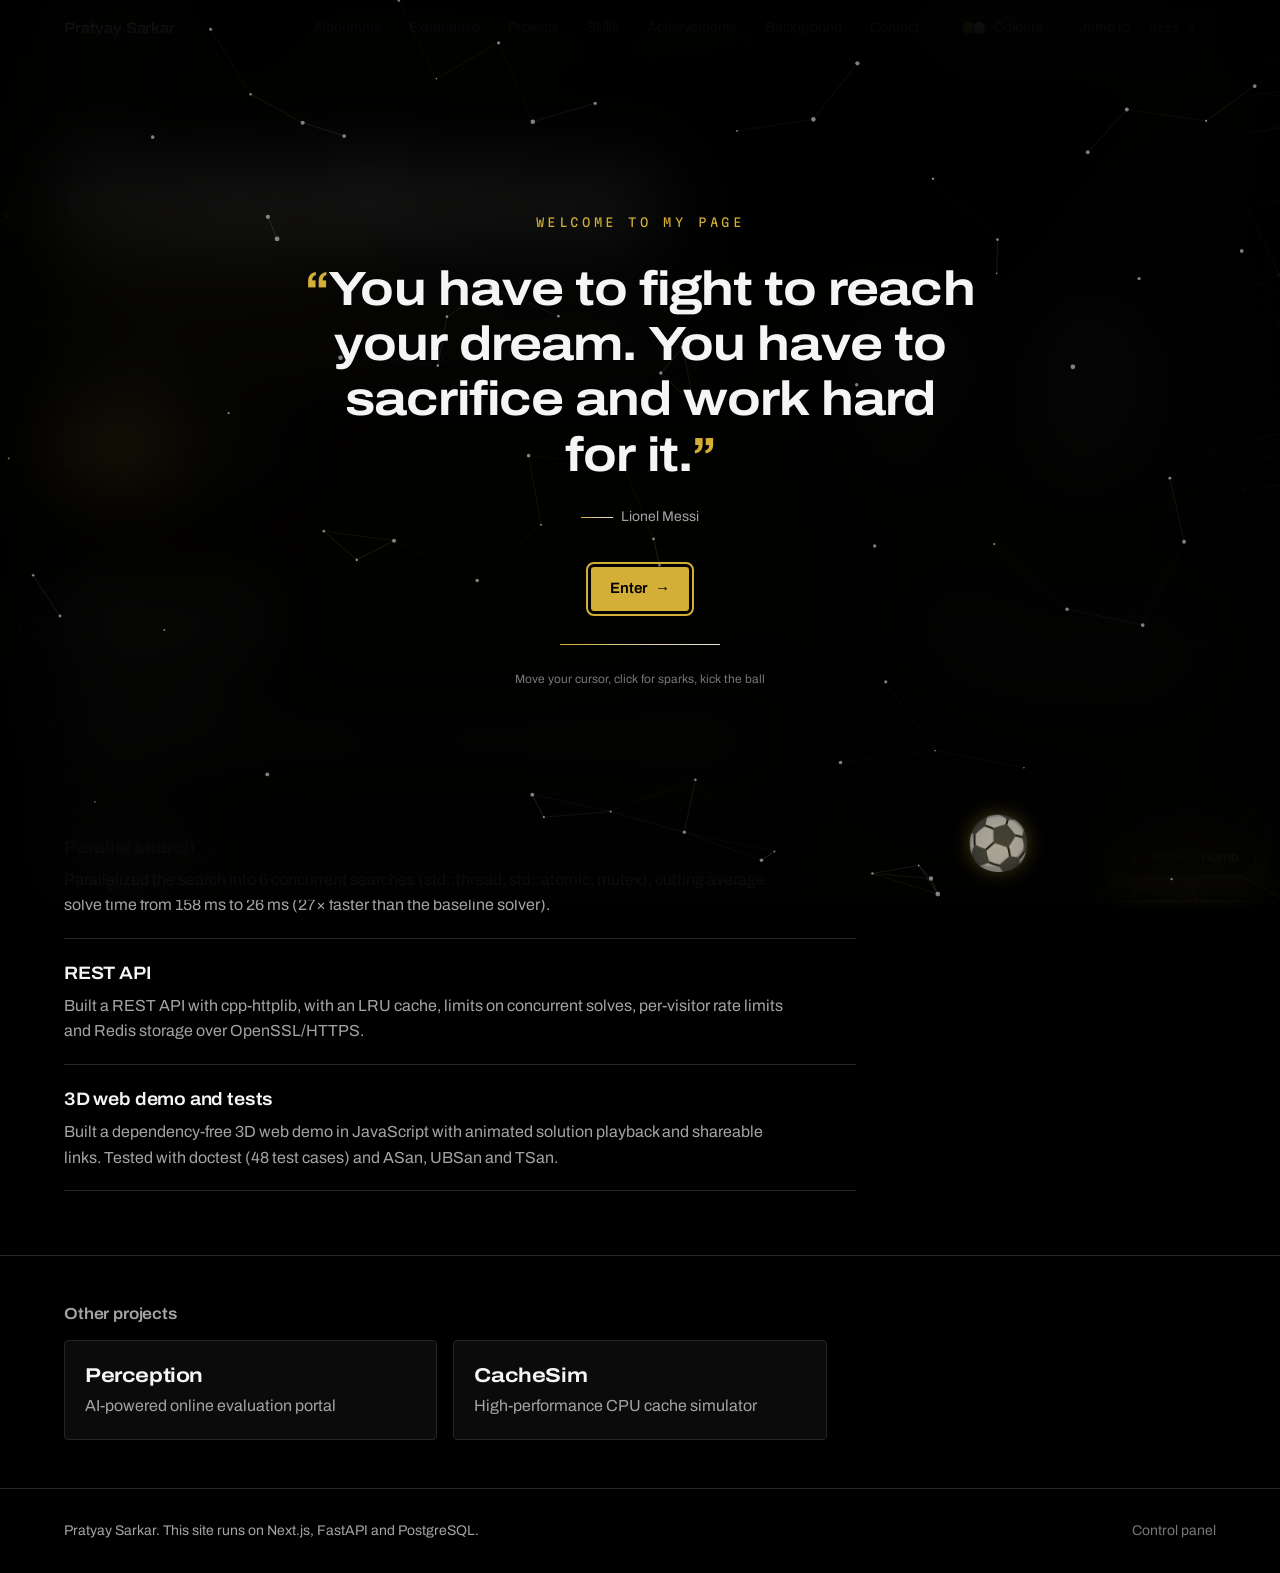
<file: projects/cubesolver/index.html>
<!DOCTYPE html><html lang="en"><head><meta charSet="utf-8"/><link rel="preconnect" href="/" crossorigin=""/><meta name="viewport" content="width=device-width, initial-scale=1"/><link rel="stylesheet" href="/_next/static/chunks/2e3ciuai4gu0u.css" data-precedence="next"/><link rel="preload" as="script" fetchPriority="low" href="/_next/static/chunks/1x6obpmlu1_c2.js"/><script src="/_next/static/chunks/2r4s4h5xul1n-.js" async=""></script><script src="/_next/static/chunks/3dmm3v_fq28gc.js" async=""></script><script src="/_next/static/chunks/1ar3ax_-2xzvy.js" async=""></script><script src="/_next/static/chunks/turbopack-3-ry682tkyiqk.js" async=""></script><script src="/_next/static/chunks/0umf92h1sb77c.js" async=""></script><script src="/_next/static/chunks/3u3t7mroelhhp.js" async=""></script><script src="/_next/static/chunks/2n5qeheznvl4u.js" async=""></script><script src="/_next/static/chunks/0__pxvqcene2r.js" async=""></script><script src="/_next/static/chunks/1uzulg1v-j7dw.js" async=""></script><meta name="theme-color" content="#000000"/><meta name="color-scheme" content="dark"/><title>CubeSolver | Pratyay Sarkar</title><meta name="description" content="A C++ solver built on Kociemba&#x27;s two-phase algorithm. It solves random cubes in 19.5 moves and 26 ms on average, and runs behind a rate-limited REST API with a 3D web demo."/><meta property="og:title" content="Pratyay Sarkar, software development and system engineering"/><meta property="og:description" content="In software and systems engineering roles, I build high-performance backend services."/><meta property="og:type" content="website"/><meta name="twitter:card" content="summary"/><meta name="twitter:title" content="Pratyay Sarkar, software development and system engineering"/><meta name="twitter:description" content="In software and systems engineering roles, I build high-performance backend services."/><link rel="icon" href="/icon.svg?icon.09knikl4a-e0t.svg" sizes="any" type="image/svg+xml"/><script>try{var p=JSON.parse(localStorage.getItem("colour-center")||"{}"),r=document.documentElement;r.dataset.theme=p.theme||"gold";r.dataset.ambient=p.follow===false?"fixed":"section";r.dataset.bg=p.background===false?"off":"on";if(sessionStorage.getItem("welcomed"))r.dataset.welcomed="1"}catch(e){}</script><script src="/_next/static/chunks/0cz1d0mv5g_q7.js" noModule=""></script></head><body><div hidden=""><!--$--><!--/$--></div><div class="bg-3d pointer-events-none fixed inset-0 -z-10" aria-hidden="true"><canvas class="absolute inset-0 h-full w-full blur-[3px]"></canvas><canvas class="absolute inset-0 h-full w-full"></canvas></div><div role="dialog" aria-modal="true" aria-label="Welcome" class="welcome fixed inset-0 z-50 flex select-none items-center justify-center overflow-hidden bg-ink/80 px-6 backdrop-blur-2xl "><canvas class="absolute inset-0 h-full w-full" aria-hidden="true"></canvas><div class="welcome-card pointer-events-none relative max-w-[46rem] text-center"><p class="welcome-in type-data text-xs uppercase tracking-[0.3em] text-accent" style="--d:0ms">Welcome to my page</p><blockquote class="mt-8"><p class="type-heading text-[clamp(1.6rem,4.6vw,3rem)] leading-[1.15]"><span><span class="welcome-in inline-block whitespace-nowrap" style="--d:300ms"><span class="welcome-word pointer-events-auto inline-block"><span class="text-accent">“</span>You</span></span> </span><span><span class="welcome-in inline-block whitespace-nowrap" style="--d:410ms"><span class="welcome-word pointer-events-auto inline-block">have</span></span> </span><span><span class="welcome-in inline-block whitespace-nowrap" style="--d:520ms"><span class="welcome-word pointer-events-auto inline-block">to</span></span> </span><span><span class="welcome-in inline-block whitespace-nowrap" style="--d:630ms"><span class="welcome-word pointer-events-auto inline-block">fight</span></span> </span><span><span class="welcome-in inline-block whitespace-nowrap" style="--d:740ms"><span class="welcome-word pointer-events-auto inline-block">to</span></span> </span><span><span class="welcome-in inline-block whitespace-nowrap" style="--d:850ms"><span class="welcome-word pointer-events-auto inline-block">reach</span></span> </span><span><span class="welcome-in inline-block whitespace-nowrap" style="--d:960ms"><span class="welcome-word pointer-events-auto inline-block">your</span></span> </span><span><span class="welcome-in inline-block whitespace-nowrap" style="--d:1070ms"><span class="welcome-word pointer-events-auto inline-block">dream.</span></span> </span><span><span class="welcome-in inline-block whitespace-nowrap" style="--d:1180ms"><span class="welcome-word pointer-events-auto inline-block">You</span></span> </span><span><span class="welcome-in inline-block whitespace-nowrap" style="--d:1290ms"><span class="welcome-word pointer-events-auto inline-block">have</span></span> </span><span><span class="welcome-in inline-block whitespace-nowrap" style="--d:1400ms"><span class="welcome-word pointer-events-auto inline-block">to</span></span> </span><span><span class="welcome-in inline-block whitespace-nowrap" style="--d:1510ms"><span class="welcome-word pointer-events-auto inline-block">sacrifice</span></span> </span><span><span class="welcome-in inline-block whitespace-nowrap" style="--d:1620ms"><span class="welcome-word pointer-events-auto inline-block">and</span></span> </span><span><span class="welcome-in inline-block whitespace-nowrap" style="--d:1730ms"><span class="welcome-word pointer-events-auto inline-block">work</span></span> </span><span><span class="welcome-in inline-block whitespace-nowrap" style="--d:1840ms"><span class="welcome-word pointer-events-auto inline-block">hard</span></span> </span><span><span class="welcome-in inline-block whitespace-nowrap" style="--d:1950ms"><span class="welcome-word pointer-events-auto inline-block">for</span></span> </span><span><span class="welcome-in inline-block whitespace-nowrap" style="--d:2060ms"><span class="welcome-word pointer-events-auto inline-block">it.<span class="text-accent">”</span></span></span></span></p><footer class="welcome-in mt-6 text-sm text-muted" style="--d:2570ms"><span class="mr-2 inline-block h-px w-8 bg-gradient-to-r from-accent to-violet align-middle" aria-hidden="true"></span>Lionel Messi</footer></blockquote><button type="button" class="welcome-in btn btn-primary pointer-events-auto mt-10 gap-2 " style="--d:2770ms">Enter<span aria-hidden="true">→</span></button><div class="mt-6 flex h-5 flex-col items-center justify-center"><div class="h-px w-40 overflow-hidden rounded-full bg-line" aria-hidden="true"><div class="welcome-timer h-full bg-gradient-to-r from-accent to-violet" style="animation-duration:6500ms"></div></div></div><p class="welcome-in mt-4 text-xs text-faint" style="--d:2970ms"><span class="hidden pointer-fine:inline">Move your cursor, click for sparks, kick the ball</span><span class="pointer-fine:hidden">Tap for sparks, tap the ball to kick it</span></p></div></div><div class="spotlight" aria-hidden="true"></div><button type="button" class="group fixed bottom-5 right-5 z-30 flex items-center gap-2 rounded-full border border-ambient/40 bg-panel/70 py-2 pl-3 pr-4 text-sm text-text shadow-[0_8px_30px_-8px_var(--ambient)] backdrop-blur-xl transition-[border-color,transform] duration-300 hover:-translate-y-0.5 hover:border-ambient sm:bottom-6 sm:right-6" aria-label="Back to Home"><svg viewBox="0 0 16 16" class="h-4 w-4 text-ambient transition-transform duration-300 group-hover:-translate-x-0.5" aria-hidden="true"><path d="M10 3 5 8l5 5" fill="none" stroke="currentColor" stroke-width="1.8" stroke-linecap="round" stroke-linejoin="round"></path></svg><span><span class="text-muted">Back to </span>Home</span></button><a href="#main" class="sr-only focus:not-sr-only focus:fixed focus:left-4 focus:top-4 focus:z-50 focus:bg-accent focus:px-3 focus:py-2 focus:text-ink">Skip to content</a><header class="sticky top-0 z-30 border-b border-line/60 bg-ink/60 backdrop-blur-xl backdrop-saturate-150"><div class="mx-auto flex h-14 max-w-[76rem] items-center gap-2 px-5 sm:gap-3 sm:px-8"><a class="type-sub shrink-0 text-[0.95rem] text-text hover:text-accent" href="/">Pratyay Sarkar</a><nav aria-label="Sections" class="relative ml-auto hidden items-center gap-1 lg:flex"><span aria-hidden="true" class="absolute top-1/2 h-8 -translate-y-1/2 rounded-full border border-ambient/40 bg-ambient/10 shadow-[0_0_24px_-6px_var(--ambient)] transition-[left,width,opacity] duration-500 ease-[cubic-bezier(0.2,0.7,0.2,1)] opacity-0" style="left:0;width:0"></span><a class="relative px-3 py-4 text-sm transition-colors duration-300 text-muted hover:text-text" href="/#algorithms">Algorithms</a><a class="relative px-3 py-4 text-sm transition-colors duration-300 text-muted hover:text-text" href="/#experience">Experience</a><a class="relative px-3 py-4 text-sm transition-colors duration-300 text-muted hover:text-text" href="/#projects">Projects</a><a class="relative px-3 py-4 text-sm transition-colors duration-300 text-muted hover:text-text" href="/#skills">Skills</a><a class="relative px-3 py-4 text-sm transition-colors duration-300 text-muted hover:text-text" href="/#achievements">Achievements</a><a class="relative px-3 py-4 text-sm transition-colors duration-300 text-muted hover:text-text" href="/#background">Background</a><a class="relative px-3 py-4 text-sm transition-colors duration-300 text-muted hover:text-text" href="/#contact">Contact</a></nav><div class="ml-auto lg:ml-2"><div class="relative"><button type="button" aria-label="Colour center" aria-expanded="false" aria-controls="colour-center" class="flex h-9 items-center gap-2 rounded-[3px] border border-line bg-panel/70 px-2.5 text-sm text-muted transition-colors hover:border-faint hover:text-text"><span class="flex -space-x-1" aria-hidden="true"><span class="h-3.5 w-3.5 rounded-full border border-ink" style="background:#d4af37"></span><span class="h-3.5 w-3.5 rounded-full border border-ink" style="background:#e5e5e5"></span></span><span class="hidden sm:inline lg:hidden xl:inline" aria-hidden="true">Colours</span></button></div></div><button type="button" aria-haspopup="dialog" class="flex h-9 items-center gap-3 rounded-[3px] border border-line bg-panel/70 px-3 text-sm text-muted transition-colors hover:border-faint hover:text-text"><span class="xl:hidden">Menu</span><span class="hidden whitespace-nowrap xl:inline">Jump to</span><kbd class="hidden whitespace-nowrap rounded-[2px] border border-line px-1.5 py-0.5 text-[0.7rem] text-faint xl:inline">Ctrl K</kbd></button></div><div aria-hidden="true" class="absolute inset-x-0 bottom-[-1px] h-[2px] origin-left bg-gradient-to-r from-ambient via-violet to-ambient shadow-[0_0_12px_var(--ambient)]" style="transform:scaleX(0)"></div></header><main id="main"><article><header class="mx-auto max-w-[76rem] px-5 pb-12 pt-10 sm:px-8 sm:pb-16 sm:pt-14"><a class="text-sm text-muted hover:text-text" href="/#projects">All projects</a><div class="mt-6 grid gap-10 lg:grid-cols-[minmax(0,1fr)_minmax(0,22rem)] lg:items-end"><div><h1 class="type-display text-[clamp(2.75rem,9vw,5.5rem)]">CubeSolver</h1><p class="type-sub mt-5 text-xl text-accent sm:text-2xl">3x3 Rubik&#x27;s Cube solver</p><p class="mt-4 max-w-[40rem] text-lg leading-relaxed text-text/90">A C++ solver built on Kociemba&#x27;s two-phase algorithm. It solves random cubes in 19.5 moves and 26 ms on average, and runs behind a rate-limited REST API with a 3D web demo.</p><ul class="mt-7 flex flex-wrap gap-3"><li><a href="https://cubesolver-ty5i.onrender.com" class="btn btn-primary" target="_blank" rel="noopener noreferrer">Live demo<span class="sr-only"> (opens in a new tab)</span></a></li><li><a href="https://github.com/pratyay89/cubesolver" class="btn" target="_blank" rel="noopener noreferrer">Source code<span class="sr-only"> (opens in a new tab)</span></a></li></ul></div><dl class="grid gap-x-6 gap-y-5 grid-cols-2"><div class="flex flex-col"><dt class="mt-1 text-sm leading-snug text-muted">average solve time, down from 158 ms</dt><dd class="type-heading order-first text-[1.6rem] text-text">26 ms</dd></div><div class="flex flex-col"><dt class="mt-1 text-sm leading-snug text-muted">average moves, never more than 20</dt><dd class="type-heading order-first text-[1.6rem] text-text">19.5</dd></div><div class="flex flex-col"><dt class="mt-1 text-sm leading-snug text-muted">concurrent searches</dt><dd class="type-heading order-first text-[1.6rem] text-text">6</dd></div><div class="flex flex-col"><dt class="mt-1 text-sm leading-snug text-muted">doctest test cases</dt><dd class="type-heading order-first text-[1.6rem] text-text">48</dd></div></dl></div></header><section aria-labelledby="built-heading" class="border-t border-line"><div class="mx-auto grid max-w-[76rem] gap-x-14 gap-y-10 px-5 py-14 sm:px-8 sm:py-16 lg:grid-cols-[minmax(0,1fr)_minmax(0,19rem)]"><div><h2 id="built-heading" class="type-heading mb-6 text-[1.75rem] sm:text-[2.125rem]">What I built</h2><ol class="divide-y divide-line border-y border-line"><li class="py-5"><h3 class="type-sub text-lg">Two-phase solver</h3><p class="max-w-[46rem] text-muted mt-1.5">Implemented a 3x3 Rubik&#x27;s Cube solver in C++ on Kociemba&#x27;s two-phase algorithm, using IDA* search and BFS-built pruning tables. It solves random cubes in 19.5 moves and 26 ms on average, all within 20 moves.</p></li><li class="py-5"><h3 class="type-sub text-lg">Parallel search</h3><p class="max-w-[46rem] text-muted mt-1.5">Parallelized the search into 6 concurrent searches (std::thread, std::atomic, mutex), cutting average solve time from 158 ms to 26 ms (27× faster than the baseline solver).</p></li><li class="py-5"><h3 class="type-sub text-lg">REST API</h3><p class="max-w-[46rem] text-muted mt-1.5">Built a REST API with cpp-httplib, with an LRU cache, limits on concurrent solves, per-visitor rate limits and Redis storage over OpenSSL/HTTPS.</p></li><li class="py-5"><h3 class="type-sub text-lg">3D web demo and tests</h3><p class="max-w-[46rem] text-muted mt-1.5">Built a dependency-free 3D web demo in JavaScript with animated solution playback and shareable links. Tested with doctest (48 test cases) and ASan, UBSan and TSan.</p></li></ol></div><aside><h2 class="type-sub mb-3 text-muted">Built with</h2><ul class="flex flex-wrap gap-1.5" aria-label="Technologies used"><li class="tag">C++</li><li class="tag">Multithreading</li><li class="tag">Kociemba&#x27;s algorithm</li><li class="tag">IDA*</li><li class="tag">CMake</li><li class="tag">cpp-httplib</li><li class="tag">Redis</li></ul></aside></div></section><nav aria-label="Other projects" class="border-t border-line"><div class="mx-auto max-w-[76rem] px-5 py-12 sm:px-8"><h2 class="type-sub mb-4 text-muted">Other projects</h2><ul class="grid gap-4 sm:grid-cols-2 lg:grid-cols-3"><li><a class="glow block rounded-[4px] border border-line bg-panel/70 p-5 transition-colors hover:border-faint hover:bg-raised" href="/projects/perception/"><span class="type-heading block text-xl">Perception</span><span class="mt-1 block text-muted">AI-powered online evaluation portal</span></a></li><li><a class="glow block rounded-[4px] border border-line bg-panel/70 p-5 transition-colors hover:border-faint hover:bg-raised" href="/projects/cachesim/"><span class="type-heading block text-xl">CacheSim</span><span class="mt-1 block text-muted">High-performance CPU cache simulator</span></a></li></ul></div></nav></article><!--$--><!--/$--></main><footer class="border-t border-line"><div class="mx-auto flex max-w-[76rem] flex-col gap-3 px-5 py-8 text-sm text-muted sm:flex-row sm:items-center sm:justify-between sm:px-8"><p>Pratyay Sarkar<!-- -->. This site runs on Next.js, FastAPI and PostgreSQL.</p><a href="https://pratyay21.vercel.app/admin" class="text-faint hover:text-text">Control panel</a></div></footer><script id="_R_">(globalThis["TURBOPACK"] || (globalThis["TURBOPACK"] = [])).push({"otherChunks":["static/chunks/1x6obpmlu1_c2.js","static/chunks/2r4s4h5xul1n-.js","static/chunks/3dmm3v_fq28gc.js","static/chunks/1ar3ax_-2xzvy.js"],"runtimeModuleIds":[94553]});</script><script src="/_next/static/chunks/1x6obpmlu1_c2.js" async=""></script><script>(self.__next_f=self.__next_f||[]).push([0])</script><script>self.__next_f.push([1,"1:\"$Sreact.fragment\"\n2:\"/_next/static/chunks/0umf92h1sb77c.js\"\n3:I[39756,[\"$2\"],\"default\"]\n4:\"/_next/static/chunks/3u3t7mroelhhp.js\"\n5:I[58298,[\"$2\",\"$4\"],\"default\"]\n6:I[37457,[\"$2\"],\"default\"]\n7:\"/_next/static/chunks/2n5qeheznvl4u.js\"\n8:\"/_next/static/chunks/0__pxvqcene2r.js\"\n9:\"/_next/static/chunks/1uzulg1v-j7dw.js\"\na:I[22016,[\"$2\",\"$7\",\"$8\",\"$9\"],\"\"]\n12:I[97367,[\"$2\"],\"OutletBoundary\"]\n13:\"$Sreact.suspense\"\n15:\"ViewportBoundary\"\n16:I[97367,[\"$2\"],\"$15\"]\n18:\"MetadataBoundary\"\n19:I[97367,[\"$2\"],\"$18\"]\n1b:I[68027,[\"$2\"],\"default\",1]\n:HL[\"/_next/static/chunks/2e3ciuai4gu0u.css\",\"style\"]\n:HC[\"/\",\"\"]\ne:X\n10:[[\"children\",{\"s\":\"__PAGE__\",\"h\":512,\"d\":{\"r\":[\"$\",\"$1\",\"c\",{\"children\":[\"$L11\",[[\"$\",\"script\",\"script-0\",{\"src\":\"/_next/static/chunks/1uzulg1v-j7dw.js\",\"async\":true,\"nonce\":\"$undefined\"}]],[\"$\",\"$L12\",null,{\"children\":[\"$\",\"$13\",null,{\"name\":\"Next.MetadataOutlet\",\"children\":\"$@14\"}]}]]}],\"p\":false,\"v\":null}}]]\nf:[[\"children\",{\"s\":{\"n\":\"slug\",\"t\":\"d\",\"k\":\"cubesolver\",\"s\":[]},\"h\":512,\"d\":{\"r\":[\"$\",\"$1\",\"c\",{\"children\":[null,[\"$\",\"$L3\",null,{\"parallelRouterKey\":\"children\",\"error\":\"$undefined\",\"errorStyles\":\"$undefined\",\"errorScripts\":\"$undefined\",\"template\":[\"$\",\"$L6\",null,{}],\"templateStyles\":\"$undefined\",\"templateScripts\":\"$undefined\",\"notFound\":\"$undefined\",\"forbidden\":\"$undefined\",\"unauthorized\":\"$undefined\"}]]}],\"p\":false,\"v\":\"$e\"},\"c\":\"$Q10\"}]]\nd:[[\"children\",{\"s\":\"projects\",\"h\":512,\"d\":{\"r\":[\"$\",\"$1\",\"c\",{\"children\":[null,[\"$\",\"$L3\",null,{\"parallelRouterKey\":\"children\",\"error\":\"$undefined\",\"errorStyles\":\"$undefined\",\"errorScripts\":\"$undefined\",\"template\":[\"$\",\"$L6\",null,{}],\"templateStyles\":\"$undefined\",\"templateScripts\":\"$undefined\",\"notFound\":\"$undefined\",\"forbidden\":\"$undefined\",\"unauthorized\":\"$undefined\"}]]}],\"p\":false,\"v\":\"$e\"},\"c\":\"$Qf\"}]]\nb:[[\"children\",{\"s\":\"(site)\",\"h\":512,\"d\":{\"r\":[\"$\",\"$1\",\"c\",{\"children\":[[[\"$\",\"script\",\"script-0\",{\"src\":\"/_next/static/chunks/2n5qeheznvl4u.js\",\"async\":true,\"nonce\":\"$undefined\"}],[\"$\",\"script\",\"script-1\",{\"src\":\"/_next/static/chunks/0__pxvqcene2r.js\",\"async\":true,\"nonce\":\"$undefined\"}]],\"$Lc\"]}],\"p\":false,\"v\":null},\"c\":\"$Qd\"}]]\n0:{\"P\":null,\"c\":[\"\",\"projects\",\"cubesolver\",\"\"],\"q\":\"\",\"i\":false,\"t\":{\"t\":{\"s\":\"\",\"h\":528,\"d\":{\"r\":[\"$\",\"$1\",\"c\",{\"children\":[[[\"$\",\"link\",\"0\",{\"rel\":\"stylesheet\",\"href\":\"/_next/static/chunks/2e3ciuai4gu0u.css\",\"precedence\":\"next\",\"crossOrigin\":\"$undefined\",\"nonce\":\"$undefined\"}],[\"$\",\"script\",\"script-0\",{\"src\":\"/_next/static/chunks/0umf92h1sb77c.js\",\"async\":true,\"nonce\":\"$undefined\"}]],[\"$\",\"html\",null,{\"lang\":\"en\",\"suppressHydrationWarning\":true,\"children\":[[\"$\",\"head\",null,{\"children\":[\"$\",\"script\",null,{\"dangerouslySetInnerHTML\":{\"__html\":\"try{var p=JSON.parse(localStorage.getItem(\\\"colour-center\\\")||\\\"{}\\\"),r=document.documentElement;r.dataset.theme=p.theme||\\\"gold\\\";r.dataset.ambient=p.follow===false?\\\"fixed\\\":\\\"section\\\";r.dataset.bg=p.background===false?\\\"off\\\":\\\"on\\\";if(sessionStorage.getItem(\\\"welcomed\\\"))r.dataset.welcomed=\\\"1\\\"}catch(e){}\"}}]}],[\"$\",\"body\",null,{\"children\":[\"$\",\"$L3\",null,{\"parallelRouterKey\":\"children\",\"error\":\"$5\",\"errorStyles\":[],\"errorScripts\":[[\"$\",\"script\",\"script-0\",{\"src\":\"/_next/static/chunks/3u3t7mroelhhp.js\",\"async\":true,\"nonce\":\"$undefined\"}]],\"template\":[\"$\",\"$L6\",null,{}],\"templateStyles\":\"$undefined\",\"templateScripts\":\"$undefined\",\"notFound\":[[\"$\",\"main\",null,{\"className\":\"mx-auto flex min-h-screen max-w-[40rem] flex-col justify-center px-6 py-20\",\"children\":[[\"$\",\"p\",null,{\"className\":\"type-data text-danger\",\"children\":\"404, cache miss\"}],[\"$\",\"h1\",null,{\"className\":\"type-display mt-4 text-5xl sm:text-6xl\",\"children\":\"This page is not here\"}],[\"$\",\"p\",null,{\"className\":\"mt-5 text-lg text-muted\",\"children\":\"The address may be mistyped, or the page was moved or unpublished.\"}],[\"$\",\"div\",null,{\"className\":\"mt-8\",\"children\":[\"$\",\"$La\",null,{\"href\":\"/\",\"className\":\"btn btn-primary\",\"children\":\"Go to the home page\"}]}]]}],[]],\"forbidden\":\"$undefined\",\"unauthorized\":\"$undefined\"}]}]]}]]}],\"p\":false,\"v\":null},\"c\":\"$Qb\"},\"h\":{\"r\":[\"$\",\"$1\",\"h\",{\"children\":[null,[\"$\",\"$L16\",null,{\"children\":\"$L17\"}],[\"$\",\"$L19\",null,{\"children\":[[\"$\",\"div\",null,{\"hidden\":true,\"children\":[\"$\",\"$13\",null,{\"name\":\"Next.Metadata\",\"children\":\"$L1a\"}]}],null]}],null]}],\"p\":false,\"v\":null}},\"m\":\"$undefined\",\"G\":[\"$1b\",[[\"$\",\"link\",\"0\",{\"rel\":\"stylesheet\",\"href\":\"/_next/static/chunks/2e3ciuai4gu0u.css\",\"precedence\":\"next\",\"crossOrigin\":\"$undefined\",\"nonce\":\"$undefined\"}]]],\"S\":true,\"r\":\"$undefined\",\"s\":\"$undefined\",\"a\":\"$undefined\",\"l\":\"$undefined\",\"p\":\"$undefined\",\"d\":\"$undefined\",\"b\":\"LVRejia8u8GCWphZVR14o\"}\n1c:I[65686,[\"$2\",\"$7\",\"$8\"],\"Background3D\"]\n1d:I[25039,[\"$2\",\"$7\",\"$8\"],\"Welcome\"]\n1e:I[36860,[\"$2\",\"$7\",\"$8\"],\"Spotlight\"]\n1f:I[2239,[\"$2\",\"$7\",\"$8\"],\"Reveal\"]\n20:I[28571,[\"$2\",\"$7\",\"$8\"],\"BackButton\"]\n21:I[49587,[\"$2\",\"$7\",\"$8\"],\"SiteChrome\"]\ne:C\nc:[[\"$\",\"$L1c\",null,{}],[\"$\",\"$L1d\",null,{}],[\"$\",\"$L1e\",null,{}],[\"$\",\"$L1f\",null,{}],[\"$\",\"$L20\",null,{\"places\":{\"/\":\"top\",\"/#algorithms\":\"Algorithms\",\"/#experience\":\"Experience\",\"/#projects\":\"Projects\",\"/#skills\":\"Skills\",\"/#achievements\":\"Achievements\",\"/#background\":\"Background\",\"/#contact\":\"Contact\",\"/projects/cubesolver\":\"CubeSolver\",\"/projects/perception\":\"Perception\",\"/projects/cachesim\":\"CacheSim\"}}],[\"$\",\"$L21\",null,{\"name\":\"Pratyay Sarkar\",\"sections\":[{\"id\":\"algorithms\",\"label\":\"Algorithms\"},{\"id\":\"experience\",\"label\":\"Experience\"},{\"id\":\"projects\",\"label\":\"Projects\"},{\"id\":\"skills\",\"label\":\"Skills\"},{\"id\":\"achievements\",\"label\":\"Achievements\"},{\"id\":\"background\",\"label\":\"Background\"},{\"id\":\"contact\",\"label\":\"Contact\"}],\"commands\":[{\"id\":\"section-algorithms\",\"group\":\"Sections\",\"label\":\"Algorithms\",\"action\":{\"type\":\"section\",\"id\":\"algorithms\"}},{\"id\":\"section-experience\",\"group\":\"Sections\",\"label\":\"Experience\",\"action\":{\"type\":\"section\",\"id\":\"experience\"}},{\"id\":\"section-projects\",\"group\":\"Sections\",\"label\":\"Projects\",\"action\":{\"type\":\"section\",\"id\":\"projects\"}},{\"id\":\"section-skills\",\"group\":\"Sections\",\"label\":\"Skills\",\"action\":{\"type\":\"section\",\"id\":\"skills\"}},{\"id\":\"section-achievements\",\"group\":\"Sections\",\"label\":\"Achievements\",\"action\":{\"type\":\"section\",\"id\":\"achievements\"}},{\"id\":\"section-background\",\"group\":\"Sections\",\"label\":\"Background\",\"action\":{\"type\":\"section\",\"id\":\"background\"}},{\"id\":\"section-contact\",\"group\":\"Sections\",\"label\":\"Contact\",\"action\":{\"type\":\"section\",\"id\":\"contact\"}},{\"id\":\"project-cubesolver\",\"group\":\"Projects\",\"label\":\"CubeSolver\",\"hint\":\"3x3 Rubik's Cube solver\",\"keywords\":\"C++ Multithreading Kociemba's algorithm IDA* CMake cpp-httplib Redis\",\"action\":{\"type\":\"route\",\"href\":\"/projects/cubesolver\"}},{\"id\":\"project-perception\",\"group\":\"Projects\",\"label\":\"Perception\",\"hint\":\"AI-powered online evaluation portal\",\"keywords\":\"Next.js TypeScript Tailwind CSS FastAPI PostgreSQL Groq LLM API Docker\",\"action\":{\"type\":\"route\",\"href\":\"/projects/perception\"}},{\"id\":\"project-cachesim\",\"group\":\"Projects\",\"label\":\"CacheSim\",\"hint\":\"High-performance CPU cache simulator\",\"keywords\":\"C++ STL Linked list LRU caching g++\",\"action\":{\"type\":\"route\",\"href\":\"/projects/cachesim\"}},{\"id\":\"copy-email\",\"group\":\"Get in touch\",\"label\":\"Copy email address\",\"hint\":\"thepratyaycloud21@gmail.com\",\"keywords\":\"mail contact\",\"action\":{\"type\":\"copy\",\"text\":\"thepratyaycloud21@gmail.com\"}},{\"id\":\"link-GitHub\",\"group\":\"Elsewhere\",\"label\":\"GitHub\",\"hint\":\"github.com\",\"action\":{\"type\":\"open\",\"url\":\"https://github.com/pratyay89\"}},{\"id\":\"link-LinkedIn\",\"group\":\"Elsewhere\",\"label\":\"LinkedIn\",\"hint\":\"linkedin.com\",\"action\":{\"type\":\"open\",\"url\":\"https://linkedin.com/in/ppratyay25\"}},{\"id\":\"link-Codeforces\",\"group\":\"Elsewhere\",\"label\":\"Codeforces\",\"hint\":\"codeforces.com\",\"action\":{\"type\":\"open\",\"url\":\"https://codeforces.com/profile/pratyay_01\"}},{\"id\":\"link-LeetCode\",\"group\":\"Elsewhere\",\"label\":\"LeetCode\",\"hint\":\"leetcode.com\",\"action\":{\"type\":\"open\",\"url\":\"https://leetcode.com/u/Pratyay_01/\"}}]}],[\"$\",\"main\",null,{\"id\":\"main\",\"children\":[\"$\",\"$L3\",null,{\"parallelRouterKey\":\"children\",\"error\":\"$undefined\",\"errorStyles\":\"$undefined\",\"errorScripts\":\"$undefined\",\"template\":[\"$\",\"$L6\",null,{}],\"templateStyles\":\"$undefined\",\"templateScripts\":\"$undefined\",\"notFound\":[[\"$\",\"main\",null,{\"className\":\"mx-auto flex min-h-screen max-w-[40rem] flex-col justify-center px-6 py-20\",\"children\":[[\"$\",\"p\",null,{\"className\":\"type-data text-danger\",\"children\":\"404, cache miss\"}],[\"$\",\"h1\",null,{\"className\":\"type-display mt-4 text-5xl sm:text-6xl\",\"children\":\"This page is not here\"}],[\"$\",\"p\",null,{\"className\":\"mt-5 text-lg text-muted\",\"children\":\"The address may be mistyped, or the page was moved or unpublished.\"}],[\"$\",\"div\",null,{\"className\":\"mt-8\",\"children\":[\"$\",\"$La\",null,{\"href\":\"/\",\"className\":\"btn btn-primary\",\"children\":\"Go to the home page\"}]}]]}],[]],\"forbidden\":\"$undefined\",\"unauthorized\":\"$undefined\"}]}],[\"$\",\"footer\",null,{\"className\":\"border-t border-line\",\"children\":[\"$\",\"div\",null,{\"className\":\"mx-auto flex max-w-[76rem] flex-col gap-3 px-5 py-8 text-sm text-muted sm:flex-row sm:items-center sm:justify-between sm:px-8\",\"children\":[[\"$\",\"p\",null,{\"children\":[\"Pratyay Sarkar\",\". This site runs on Next.js, FastAPI and PostgreSQL.\"]}],[\"$\",\"a\",null,{\"href\":\"https://pratyay21.vercel.app/admin\",\"className\":\"text-faint hover:text-text\",\"children\":\"Control panel\"}]]}]}]]\n11:[\"$\",\"article\",null,{\"children\":[[\"$\",\"header\",null,{\"className\":\"mx-auto max-w-[76rem] px-5 pb-12 pt-10 sm:px-8 sm:pb-16 sm:pt-14\",\"children\":[[\"$\",\"$La\",null,{\"href\":\"/#projects\",\"className\":\"text-sm text-muted hover:text-text\",\"children\":\"All projects\"}],[\"$\",\"div\",null,{\"className\":\"mt-6 grid gap-10 lg:grid-cols-[minmax(0,1fr)_minmax(0,22rem)] lg:items-end\",\"children\":[[\"$\",\"div\",null,{\"children\":[[\"$\",\"h1\",null,{\"className\":\"type-display text-[clamp(2.75rem,9vw,5.5rem)]\",\"children\":\"CubeSolver\"}],[\"$\",\"p\",null,{\"className\":\"type-sub mt-5 text-xl text-accent sm:text-2xl\",\"children\":\"3x3 Rubik's Cube solver\"}],[\"$\",\"p\",null,{\"className\":\"mt-4 max-w-[40rem] text-lg leading-relaxed text-text/90\",\"children\":\"A C++ solver built on Kociemba's two-phase algorithm. It solves random cubes in 19.5 moves and 26 ms on average, and runs behind a rate-limited REST API with a 3D web demo.\"}],[\"$\",\"ul\",null,{\"className\":\"mt-7 flex flex-wrap gap-3\",\"children\":[[\"$\",\"li\",\"https://cubesolver-ty5i.onrender.com\",{\"children\":[\"$\",\"a\",null,{\"href\":\"https://cubesolver-ty5i.onrender.com\",\"className\":\"btn btn-primary\",\"target\":\"_blank\",\"rel\":\"noopener noreferrer\",\"children\":[\"Live demo\",[\"$\",\"span\",null,{\"className\":\"sr-only\",\"children\":\" (opens in a new tab)\"}]]}]}],[\"$\",\"li\",\"https://github.com/pratyay89/cubesolver\",{\"children\":[\"$\",\"a\",null,{\"href\":\"https://github.com/pratyay89/cubesolver\",\"className\":\"btn\",\"target\":\"_blank\",\"rel\":\"noopener noreferrer\",\"children\":[\"Source code\",[\"$\",\"span\",null,{\"className\":\"sr-only\",\"children\":\" (opens in a new tab)\"}]]}]}]]}]]}],[\"$\",\"dl\",null,{\"className\":\"grid gap-x-6 gap-y-5 grid-cols-2\",\"children\":[[\"$\",\"div\",\"26 ms-average solve time, down from 158 ms\",{\"className\":\"flex flex-col\",\"children\":[[\"$\",\"dt\",null,{\"className\":\"mt-1 text-sm leading-snug text-muted\",\"children\":\"average solve time, down from 158 ms\"}],[\"$\",\"dd\",null,{\"className\":\"type-heading order-first text-[1.6rem] text-text\",\"children\":\"26 ms\"}]]}],[\"$\",\"div\",\"19.5-average moves, never more than 20\",{\"className\":\"flex flex-col\",\"children\":[[\"$\",\"dt\",null,{\"className\":\"mt-1 text-sm leading-snug text-muted\",\"children\":\"average moves, never more than 20\"}],[\"$\",\"dd\",null,{\"className\":\"type-heading order-first text-[1.6rem] text-text\",\"children\":\"19.5\"}]]}],[\"$\",\"div\",\"6-concurrent searches\",{\"className\":\"flex flex-col\",\"children\":[[\"$\",\"dt\",null,{\"className\":\"mt-1 text-sm leading-snug text-muted\",\"children\":\"concurrent searches\"}],[\"$\",\"dd\",null,{\"className\":\"type-heading order-first text-[1.6rem] text-text\",\"children\":\"6\"}]]}],[\"$\",\"div\",\"48-doctest test cases\",{\"className\":\"flex flex-col\",\"children\":[[\"$\",\"dt\",null,{\"className\":\"mt-1 text-sm leading-snug text-muted\",\"children\":\"doctest test cases\"}],[\"$\",\"dd\",null,{\"className\":\"type-heading order-first text-[1.6rem] text-text\",\"children\":\"48\"}]]}]]}]]}]]}],null,false,[\"$\",\"section\",null,{\"aria-labelledby\":\"built-heading\",\"className\":\"border-t border-line\",\"children\":[\"$\",\"div\",null,{\"className\":\"mx-auto grid max-w-[76rem] gap-x-14 gap-y-10 px-5 py-14 sm:px-8 sm:py-16 lg:grid-cols-[minmax(0,1fr)_minmax(0,19rem)]\",\"children\":[[\"$\",\"div\",null,{\"children\":[[\"$\",\"h2\",null,{\"id\":\"built-heading\",\"className\":\"type-heading mb-6 text-[1.75rem] sm:text-[2.125rem]\",\"children\":\"What I built\"}],[\"$\",\"ol\",null,{\"className\":\"divide-y divide-line border-y border-line\",\"children\":[[\"$\",\"li\",\"0\",{\"className\":\"py-5\",\"children\":[[\"$\",\"h3\",null,{\"className\":\"type-sub text-lg\",\"children\":\"Two-phase solver\"}],[\"$\",\"p\",null,{\"className\":\"max-w-[46rem] text-muted mt-1.5\",\"children\":\"Implemented a 3x3 Rubik's Cube solver in C++ on Kociemba's two-phase algorithm, using IDA* search and BFS-built pruning tables. It solves random cubes in 19.5 moves and 26 ms on average, all within 20 moves.\"}]]}],[\"$\",\"li\",\"1\",{\"className\":\"py-5\",\"children\":[[\"$\",\"h3\",null,{\"className\":\"type-sub text-lg\",\"children\":\"Parallel search\"}],[\"$\",\"p\",null,{\"className\":\"max-w-[46rem] text-muted mt-1.5\",\"children\":\"Parallelized the search into 6 concurrent searches (std::thread, std::atomic, mutex), cutting average solve time from 158 ms to 26 ms (27× faster than the baseline solver).\"}]]}],\"$L22\",\"$L23\"]}],\"\"]}],\"$L24\"]}]}],\"$L25\"]}]\n22:[\"$\",\"li\",\"2\",{\"className\":\"py-5\",\"children\":[[\"$\",\"h3\",null,{\"className\":\"type-sub text-lg\",\"children\":\"REST API\"}],[\"$\",\"p\",null,{\"className\":\"max-w-[46rem] text-muted mt-1.5\",\"children\":\"Built a REST API with cpp-httplib, with an LRU cache, limits on concurrent solves, per-visitor rate limits and Redis storage over OpenSSL/HTTPS.\"}]]}]\n23:[\"$\",\"li\",\"3\",{\"className\":\"py-5\",\"children\":[[\"$\",\"h3\",null,{\"className\":\"type-sub text-lg\",\"children\":\"3D web demo and tests\"}],[\"$\",\"p\",null,{\"className\":\"max-w-[46rem] text-muted mt-1.5\",\"children\":\"Built a dependency-free 3D web demo in JavaScript with animated solution playback and shareable links. Tested with doctest (48 test cases) and ASan, UBSan and TSan.\"}]]}]\n24:[\"$\",\"aside\",null,{\"children\":[[\"$\",\"h2\",null,{\"className\":\"type-sub mb-3 text-muted\",\"children\":\"Built with\"}],[\"$\",\"ul\",null,{\"className\":\"flex flex-wrap gap-1.5\",\"aria-label\":\"Technologies used\",\"children\":[[\"$\",\"li\",\"C++\",{\"className\":\"tag\",\"children\":\"C++\"}],[\"$\",\"li\",\"Multithreading\",{\"className\":\"tag\",\"children\":\"Multithreading\"}],[\"$\",\"li\",\"Kociemba's algorithm\",{\"className\":\"tag\",\"children\":\"Kociemba's algorithm\"}],[\"$\",\"li\",\"IDA*\",{\"className\":\"tag\",\"children\":\"IDA*\"}],[\"$\",\"li\",\"CMake\",{\"className\":\"tag\",\"children\":\"CMake\"}],[\"$\",\"li\",\"cpp-httplib\",{\"className\":\"tag\",\"children\":\"cpp-httplib\"}],[\"$\",\"li\",\"Redis\",{\"className\":\"tag\",\"children\":\"Redis\"}]]}]]}]\n25:[\"$\",\"nav\",null,{\"aria-label\":\"Other projects\",\"className\":\"border-t border-line\",\"children\":[\"$\",\"div\",null,{\"className\":\"mx-auto max-w-[76rem] px-5 py-12 sm:px-8\",\"children\":[[\"$\",\"h2\",null,{\"className\":\"type-sub mb-4 text-muted\",\"children\":\"Other projects\"}],[\"$\",\"ul\",null,{\"className\":\"grid gap-4 sm:grid-cols-2 lg:grid-cols-3\",\"children\":[[\"$\",\"li\",\"perception\",{\"children\":[\"$\",\"$La\",null,{\"href\":\"/projects/perception\",\"className\":\"glow block rounded-[4px] border border-line bg-panel/70 p-5 transition-colors hover:border-faint hover:bg-raised\",\"children\":[[\"$\",\"span\",null,{\"className\":\"type-heading block text-xl\",\"children\":\"Perception\"}],[\"$\",\"span\",null,{\"className\":\"mt-1 block text-muted\",\"children\":\"AI-powered online evaluation portal\"}]]}]}],[\"$\",\"li\",\"cachesim\",{\"children\":[\"$\",\"$La\",null,{\"href\":\"/projects/cachesim\",\"className\":\"glow block rounded-[4px] border border-line bg-panel/70 p-5 transition-colors hover:border-faint hover:bg-raised\",\"children\":[[\"$\",\"span\",null,{\"className\":\"type-heading block text-xl\",\"children\":\"CacheSim\"}],[\"$\",\"span\",null,{\"className\":\"mt-1 block text-muted\",\"children\":\"High-performance CPU cache simulator\"}]]}]}]]}]]}]}]\n17:[[\"$\",\"meta\",\"0\",{\"charSet\":\"utf-8\"}],[\"$\",\"meta\",\"1\",{\"name\":\"viewport\",\"content\":\"width=device-width, initial-scale=1\"}],[\"$\",\"meta\",\"2\",{\"name\":\"theme-color\",\"content\":\"#000000\"}],[\"$\",\"meta\",\"3\",{\"name\":\"color-scheme\",\"content\":\"dark\"}]]\n26:I[27201,[\"$2\"],\"IconMark\"]\n14:null\n1a:[[\"$\",\"title\",\"0\",{\"children\":\"CubeSolver | Pratyay Sarkar\"}],[\"$\",\"meta\",\"1\",{\"name\":\"description\",\"content\":\"A C++ solver built on Kociemba's two-phase algorithm. It solves random cubes in 19.5 moves and 26 ms on average, and runs behind a rate-limited REST API with a 3D web demo.\"}],[\"$\",\"meta\",\"2\",{\"property\":\"og:title\",\"content\":\"Pratyay Sarkar, software development and system engineering\"}],[\"$\",\"meta\",\"3\",{\"property\":\"og:description\",\"content\":\"In software and systems engineering roles, I build high-performance backend services.\"}],[\"$\",\"meta\",\"4\",{\"property\":\"og:type\",\"content\":\"website\"}],[\"$\",\"meta\",\"5\",{\"name\":\"twitter:card\",\"content\":\"summary\"}],[\"$\",\"meta\",\"6\",{\"name\":\"twitter:title\",\"content\":\"Pratyay Sarkar, software development and system engineering\"}],[\"$\",\"meta\",\"7\",{\"name\":\"twitter:description\",\"content\":\"In software and systems engineering roles, I build high-performance backend services.\"}],[\"$\",\"link\",\"8\",{\"rel\":\"icon\",\"href\":\"/icon.svg?icon.09knikl4a-e0t.svg\",\"sizes\":\"any\",\"type\":\"image/svg+xml\"}],[\"$\",\"$L26\",\"9\",{}]]\n"])</script></body></html>
</file>
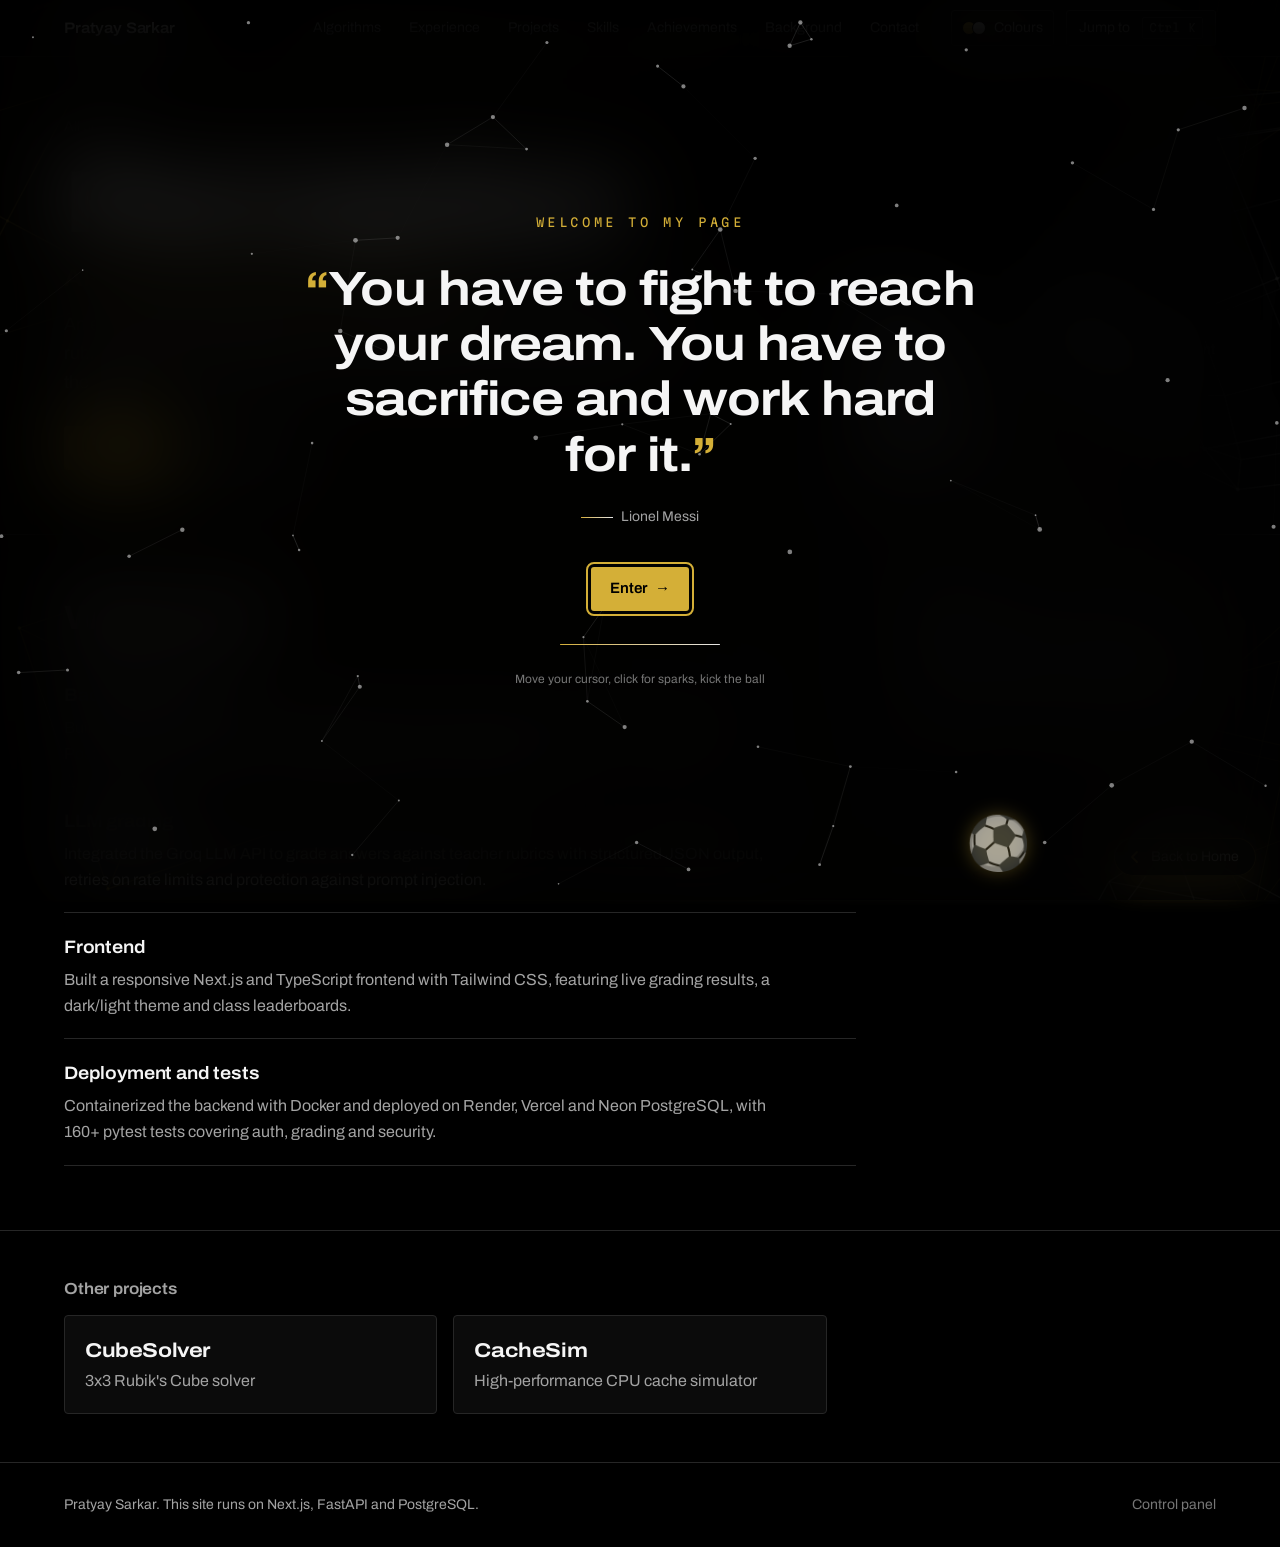
<file: projects/perception/index.html>
<!DOCTYPE html><html lang="en"><head><meta charSet="utf-8"/><link rel="preconnect" href="/" crossorigin=""/><meta name="viewport" content="width=device-width, initial-scale=1"/><link rel="stylesheet" href="/_next/static/chunks/2e3ciuai4gu0u.css" data-precedence="next"/><link rel="preload" as="script" fetchPriority="low" href="/_next/static/chunks/1x6obpmlu1_c2.js"/><script src="/_next/static/chunks/2r4s4h5xul1n-.js" async=""></script><script src="/_next/static/chunks/3dmm3v_fq28gc.js" async=""></script><script src="/_next/static/chunks/1ar3ax_-2xzvy.js" async=""></script><script src="/_next/static/chunks/turbopack-3-ry682tkyiqk.js" async=""></script><script src="/_next/static/chunks/0umf92h1sb77c.js" async=""></script><script src="/_next/static/chunks/3u3t7mroelhhp.js" async=""></script><script src="/_next/static/chunks/2n5qeheznvl4u.js" async=""></script><script src="/_next/static/chunks/0__pxvqcene2r.js" async=""></script><script src="/_next/static/chunks/1uzulg1v-j7dw.js" async=""></script><meta name="theme-color" content="#000000"/><meta name="color-scheme" content="dark"/><title>Perception | Pratyay Sarkar</title><meta name="description" content="An exam evaluation platform where an LLM grades answers against a teacher&#x27;s rubric. FastAPI and PostgreSQL on the backend, Next.js and TypeScript on the front."/><meta property="og:title" content="Pratyay Sarkar, software development and system engineering"/><meta property="og:description" content="In software and systems engineering roles, I build high-performance backend services."/><meta property="og:type" content="website"/><meta name="twitter:card" content="summary"/><meta name="twitter:title" content="Pratyay Sarkar, software development and system engineering"/><meta name="twitter:description" content="In software and systems engineering roles, I build high-performance backend services."/><link rel="icon" href="/icon.svg?icon.09knikl4a-e0t.svg" sizes="any" type="image/svg+xml"/><script>try{var p=JSON.parse(localStorage.getItem("colour-center")||"{}"),r=document.documentElement;r.dataset.theme=p.theme||"gold";r.dataset.ambient=p.follow===false?"fixed":"section";r.dataset.bg=p.background===false?"off":"on";if(sessionStorage.getItem("welcomed"))r.dataset.welcomed="1"}catch(e){}</script><script src="/_next/static/chunks/0cz1d0mv5g_q7.js" noModule=""></script></head><body><div hidden=""><!--$--><!--/$--></div><div class="bg-3d pointer-events-none fixed inset-0 -z-10" aria-hidden="true"><canvas class="absolute inset-0 h-full w-full blur-[3px]"></canvas><canvas class="absolute inset-0 h-full w-full"></canvas></div><div role="dialog" aria-modal="true" aria-label="Welcome" class="welcome fixed inset-0 z-50 flex select-none items-center justify-center overflow-hidden bg-ink/80 px-6 backdrop-blur-2xl "><canvas class="absolute inset-0 h-full w-full" aria-hidden="true"></canvas><div class="welcome-card pointer-events-none relative max-w-[46rem] text-center"><p class="welcome-in type-data text-xs uppercase tracking-[0.3em] text-accent" style="--d:0ms">Welcome to my page</p><blockquote class="mt-8"><p class="type-heading text-[clamp(1.6rem,4.6vw,3rem)] leading-[1.15]"><span><span class="welcome-in inline-block whitespace-nowrap" style="--d:300ms"><span class="welcome-word pointer-events-auto inline-block"><span class="text-accent">“</span>You</span></span> </span><span><span class="welcome-in inline-block whitespace-nowrap" style="--d:410ms"><span class="welcome-word pointer-events-auto inline-block">have</span></span> </span><span><span class="welcome-in inline-block whitespace-nowrap" style="--d:520ms"><span class="welcome-word pointer-events-auto inline-block">to</span></span> </span><span><span class="welcome-in inline-block whitespace-nowrap" style="--d:630ms"><span class="welcome-word pointer-events-auto inline-block">fight</span></span> </span><span><span class="welcome-in inline-block whitespace-nowrap" style="--d:740ms"><span class="welcome-word pointer-events-auto inline-block">to</span></span> </span><span><span class="welcome-in inline-block whitespace-nowrap" style="--d:850ms"><span class="welcome-word pointer-events-auto inline-block">reach</span></span> </span><span><span class="welcome-in inline-block whitespace-nowrap" style="--d:960ms"><span class="welcome-word pointer-events-auto inline-block">your</span></span> </span><span><span class="welcome-in inline-block whitespace-nowrap" style="--d:1070ms"><span class="welcome-word pointer-events-auto inline-block">dream.</span></span> </span><span><span class="welcome-in inline-block whitespace-nowrap" style="--d:1180ms"><span class="welcome-word pointer-events-auto inline-block">You</span></span> </span><span><span class="welcome-in inline-block whitespace-nowrap" style="--d:1290ms"><span class="welcome-word pointer-events-auto inline-block">have</span></span> </span><span><span class="welcome-in inline-block whitespace-nowrap" style="--d:1400ms"><span class="welcome-word pointer-events-auto inline-block">to</span></span> </span><span><span class="welcome-in inline-block whitespace-nowrap" style="--d:1510ms"><span class="welcome-word pointer-events-auto inline-block">sacrifice</span></span> </span><span><span class="welcome-in inline-block whitespace-nowrap" style="--d:1620ms"><span class="welcome-word pointer-events-auto inline-block">and</span></span> </span><span><span class="welcome-in inline-block whitespace-nowrap" style="--d:1730ms"><span class="welcome-word pointer-events-auto inline-block">work</span></span> </span><span><span class="welcome-in inline-block whitespace-nowrap" style="--d:1840ms"><span class="welcome-word pointer-events-auto inline-block">hard</span></span> </span><span><span class="welcome-in inline-block whitespace-nowrap" style="--d:1950ms"><span class="welcome-word pointer-events-auto inline-block">for</span></span> </span><span><span class="welcome-in inline-block whitespace-nowrap" style="--d:2060ms"><span class="welcome-word pointer-events-auto inline-block">it.<span class="text-accent">”</span></span></span></span></p><footer class="welcome-in mt-6 text-sm text-muted" style="--d:2570ms"><span class="mr-2 inline-block h-px w-8 bg-gradient-to-r from-accent to-violet align-middle" aria-hidden="true"></span>Lionel Messi</footer></blockquote><button type="button" class="welcome-in btn btn-primary pointer-events-auto mt-10 gap-2 " style="--d:2770ms">Enter<span aria-hidden="true">→</span></button><div class="mt-6 flex h-5 flex-col items-center justify-center"><div class="h-px w-40 overflow-hidden rounded-full bg-line" aria-hidden="true"><div class="welcome-timer h-full bg-gradient-to-r from-accent to-violet" style="animation-duration:6500ms"></div></div></div><p class="welcome-in mt-4 text-xs text-faint" style="--d:2970ms"><span class="hidden pointer-fine:inline">Move your cursor, click for sparks, kick the ball</span><span class="pointer-fine:hidden">Tap for sparks, tap the ball to kick it</span></p></div></div><div class="spotlight" aria-hidden="true"></div><button type="button" class="group fixed bottom-5 right-5 z-30 flex items-center gap-2 rounded-full border border-ambient/40 bg-panel/70 py-2 pl-3 pr-4 text-sm text-text shadow-[0_8px_30px_-8px_var(--ambient)] backdrop-blur-xl transition-[border-color,transform] duration-300 hover:-translate-y-0.5 hover:border-ambient sm:bottom-6 sm:right-6" aria-label="Back to Home"><svg viewBox="0 0 16 16" class="h-4 w-4 text-ambient transition-transform duration-300 group-hover:-translate-x-0.5" aria-hidden="true"><path d="M10 3 5 8l5 5" fill="none" stroke="currentColor" stroke-width="1.8" stroke-linecap="round" stroke-linejoin="round"></path></svg><span><span class="text-muted">Back to </span>Home</span></button><a href="#main" class="sr-only focus:not-sr-only focus:fixed focus:left-4 focus:top-4 focus:z-50 focus:bg-accent focus:px-3 focus:py-2 focus:text-ink">Skip to content</a><header class="sticky top-0 z-30 border-b border-line/60 bg-ink/60 backdrop-blur-xl backdrop-saturate-150"><div class="mx-auto flex h-14 max-w-[76rem] items-center gap-2 px-5 sm:gap-3 sm:px-8"><a class="type-sub shrink-0 text-[0.95rem] text-text hover:text-accent" href="/">Pratyay Sarkar</a><nav aria-label="Sections" class="relative ml-auto hidden items-center gap-1 lg:flex"><span aria-hidden="true" class="absolute top-1/2 h-8 -translate-y-1/2 rounded-full border border-ambient/40 bg-ambient/10 shadow-[0_0_24px_-6px_var(--ambient)] transition-[left,width,opacity] duration-500 ease-[cubic-bezier(0.2,0.7,0.2,1)] opacity-0" style="left:0;width:0"></span><a class="relative px-3 py-4 text-sm transition-colors duration-300 text-muted hover:text-text" href="/#algorithms">Algorithms</a><a class="relative px-3 py-4 text-sm transition-colors duration-300 text-muted hover:text-text" href="/#experience">Experience</a><a class="relative px-3 py-4 text-sm transition-colors duration-300 text-muted hover:text-text" href="/#projects">Projects</a><a class="relative px-3 py-4 text-sm transition-colors duration-300 text-muted hover:text-text" href="/#skills">Skills</a><a class="relative px-3 py-4 text-sm transition-colors duration-300 text-muted hover:text-text" href="/#achievements">Achievements</a><a class="relative px-3 py-4 text-sm transition-colors duration-300 text-muted hover:text-text" href="/#background">Background</a><a class="relative px-3 py-4 text-sm transition-colors duration-300 text-muted hover:text-text" href="/#contact">Contact</a></nav><div class="ml-auto lg:ml-2"><div class="relative"><button type="button" aria-label="Colour center" aria-expanded="false" aria-controls="colour-center" class="flex h-9 items-center gap-2 rounded-[3px] border border-line bg-panel/70 px-2.5 text-sm text-muted transition-colors hover:border-faint hover:text-text"><span class="flex -space-x-1" aria-hidden="true"><span class="h-3.5 w-3.5 rounded-full border border-ink" style="background:#d4af37"></span><span class="h-3.5 w-3.5 rounded-full border border-ink" style="background:#e5e5e5"></span></span><span class="hidden sm:inline lg:hidden xl:inline" aria-hidden="true">Colours</span></button></div></div><button type="button" aria-haspopup="dialog" class="flex h-9 items-center gap-3 rounded-[3px] border border-line bg-panel/70 px-3 text-sm text-muted transition-colors hover:border-faint hover:text-text"><span class="xl:hidden">Menu</span><span class="hidden whitespace-nowrap xl:inline">Jump to</span><kbd class="hidden whitespace-nowrap rounded-[2px] border border-line px-1.5 py-0.5 text-[0.7rem] text-faint xl:inline">Ctrl K</kbd></button></div><div aria-hidden="true" class="absolute inset-x-0 bottom-[-1px] h-[2px] origin-left bg-gradient-to-r from-ambient via-violet to-ambient shadow-[0_0_12px_var(--ambient)]" style="transform:scaleX(0)"></div></header><main id="main"><article><header class="mx-auto max-w-[76rem] px-5 pb-12 pt-10 sm:px-8 sm:pb-16 sm:pt-14"><a class="text-sm text-muted hover:text-text" href="/#projects">All projects</a><div class="mt-6 grid gap-10 lg:grid-cols-[minmax(0,1fr)_minmax(0,22rem)] lg:items-end"><div><h1 class="type-display text-[clamp(2.75rem,9vw,5.5rem)]">Perception</h1><p class="type-sub mt-5 text-xl text-accent sm:text-2xl">AI-powered online evaluation portal</p><p class="mt-4 max-w-[40rem] text-lg leading-relaxed text-text/90">An exam evaluation platform where an LLM grades answers against a teacher&#x27;s rubric. FastAPI and PostgreSQL on the backend, Next.js and TypeScript on the front.</p><ul class="mt-7 flex flex-wrap gap-3"><li><a href="https://perception-sigma-lemon.vercel.app" class="btn btn-primary" target="_blank" rel="noopener noreferrer">Live demo<span class="sr-only"> (opens in a new tab)</span></a></li><li><a href="https://github.com/pratyay89/Perception" class="btn" target="_blank" rel="noopener noreferrer">Source code<span class="sr-only"> (opens in a new tab)</span></a></li></ul></div><dl class="grid gap-x-6 gap-y-5 grid-cols-2"><div class="flex flex-col"><dt class="mt-1 text-sm leading-snug text-muted">pytest tests across auth, grading and security</dt><dd class="type-heading order-first text-[1.6rem] text-text">160+</dd></div><div class="flex flex-col"><dt class="mt-1 text-sm leading-snug text-muted">roles: teacher and student</dt><dd class="type-heading order-first text-[1.6rem] text-text">2</dd></div><div class="flex flex-col"><dt class="mt-1 text-sm leading-snug text-muted">structured grading output from the LLM</dt><dd class="type-heading order-first text-[1.6rem] text-text">JSON</dd></div></dl></div></header><section aria-labelledby="built-heading" class="border-t border-line"><div class="mx-auto grid max-w-[76rem] gap-x-14 gap-y-10 px-5 py-14 sm:px-8 sm:py-16 lg:grid-cols-[minmax(0,1fr)_minmax(0,19rem)]"><div><h2 id="built-heading" class="type-heading mb-6 text-[1.75rem] sm:text-[2.125rem]">What I built</h2><ol class="divide-y divide-line border-y border-line"><li class="py-5"><h3 class="type-sub text-lg">Backend and auth</h3><p class="max-w-[46rem] text-muted mt-1.5">Built an AI-powered exam evaluation platform with a FastAPI backend, async SQLAlchemy and PostgreSQL, using JWT login with separate teacher and student roles.</p></li><li class="py-5"><h3 class="type-sub text-lg">LLM grading</h3><p class="max-w-[46rem] text-muted mt-1.5">Integrated the Groq LLM API to grade answers against teacher rubrics with structured JSON output, retries on rate limits and protection against prompt injection.</p></li><li class="py-5"><h3 class="type-sub text-lg">Frontend</h3><p class="max-w-[46rem] text-muted mt-1.5">Built a responsive Next.js and TypeScript frontend with Tailwind CSS, featuring live grading results, a dark/light theme and class leaderboards.</p></li><li class="py-5"><h3 class="type-sub text-lg">Deployment and tests</h3><p class="max-w-[46rem] text-muted mt-1.5">Containerized the backend with Docker and deployed on Render, Vercel and Neon PostgreSQL, with 160+ pytest tests covering auth, grading and security.</p></li></ol></div><aside><h2 class="type-sub mb-3 text-muted">Built with</h2><ul class="flex flex-wrap gap-1.5" aria-label="Technologies used"><li class="tag">Next.js</li><li class="tag">TypeScript</li><li class="tag">Tailwind CSS</li><li class="tag">FastAPI</li><li class="tag">PostgreSQL</li><li class="tag">Groq LLM API</li><li class="tag">Docker</li></ul></aside></div></section><nav aria-label="Other projects" class="border-t border-line"><div class="mx-auto max-w-[76rem] px-5 py-12 sm:px-8"><h2 class="type-sub mb-4 text-muted">Other projects</h2><ul class="grid gap-4 sm:grid-cols-2 lg:grid-cols-3"><li><a class="glow block rounded-[4px] border border-line bg-panel/70 p-5 transition-colors hover:border-faint hover:bg-raised" href="/projects/cubesolver/"><span class="type-heading block text-xl">CubeSolver</span><span class="mt-1 block text-muted">3x3 Rubik&#x27;s Cube solver</span></a></li><li><a class="glow block rounded-[4px] border border-line bg-panel/70 p-5 transition-colors hover:border-faint hover:bg-raised" href="/projects/cachesim/"><span class="type-heading block text-xl">CacheSim</span><span class="mt-1 block text-muted">High-performance CPU cache simulator</span></a></li></ul></div></nav></article><!--$--><!--/$--></main><footer class="border-t border-line"><div class="mx-auto flex max-w-[76rem] flex-col gap-3 px-5 py-8 text-sm text-muted sm:flex-row sm:items-center sm:justify-between sm:px-8"><p>Pratyay Sarkar<!-- -->. This site runs on Next.js, FastAPI and PostgreSQL.</p><a href="https://pratyay21.vercel.app/admin" class="text-faint hover:text-text">Control panel</a></div></footer><script id="_R_">(globalThis["TURBOPACK"] || (globalThis["TURBOPACK"] = [])).push({"otherChunks":["static/chunks/1x6obpmlu1_c2.js","static/chunks/2r4s4h5xul1n-.js","static/chunks/3dmm3v_fq28gc.js","static/chunks/1ar3ax_-2xzvy.js"],"runtimeModuleIds":[94553]});</script><script src="/_next/static/chunks/1x6obpmlu1_c2.js" async=""></script><script>(self.__next_f=self.__next_f||[]).push([0])</script><script>self.__next_f.push([1,"1:\"$Sreact.fragment\"\n2:\"/_next/static/chunks/0umf92h1sb77c.js\"\n3:I[39756,[\"$2\"],\"default\"]\n4:\"/_next/static/chunks/3u3t7mroelhhp.js\"\n5:I[58298,[\"$2\",\"$4\"],\"default\"]\n6:I[37457,[\"$2\"],\"default\"]\n7:\"/_next/static/chunks/2n5qeheznvl4u.js\"\n8:\"/_next/static/chunks/0__pxvqcene2r.js\"\n9:\"/_next/static/chunks/1uzulg1v-j7dw.js\"\na:I[22016,[\"$2\",\"$7\",\"$8\",\"$9\"],\"\"]\n12:I[97367,[\"$2\"],\"OutletBoundary\"]\n13:\"$Sreact.suspense\"\n15:\"ViewportBoundary\"\n16:I[97367,[\"$2\"],\"$15\"]\n18:\"MetadataBoundary\"\n19:I[97367,[\"$2\"],\"$18\"]\n1b:I[68027,[\"$2\"],\"default\",1]\n:HL[\"/_next/static/chunks/2e3ciuai4gu0u.css\",\"style\"]\n:HC[\"/\",\"\"]\ne:X\n10:[[\"children\",{\"s\":\"__PAGE__\",\"h\":512,\"d\":{\"r\":[\"$\",\"$1\",\"c\",{\"children\":[\"$L11\",[[\"$\",\"script\",\"script-0\",{\"src\":\"/_next/static/chunks/1uzulg1v-j7dw.js\",\"async\":true,\"nonce\":\"$undefined\"}]],[\"$\",\"$L12\",null,{\"children\":[\"$\",\"$13\",null,{\"name\":\"Next.MetadataOutlet\",\"children\":\"$@14\"}]}]]}],\"p\":false,\"v\":null}}]]\nf:[[\"children\",{\"s\":{\"n\":\"slug\",\"t\":\"d\",\"k\":\"perception\",\"s\":[]},\"h\":512,\"d\":{\"r\":[\"$\",\"$1\",\"c\",{\"children\":[null,[\"$\",\"$L3\",null,{\"parallelRouterKey\":\"children\",\"error\":\"$undefined\",\"errorStyles\":\"$undefined\",\"errorScripts\":\"$undefined\",\"template\":[\"$\",\"$L6\",null,{}],\"templateStyles\":\"$undefined\",\"templateScripts\":\"$undefined\",\"notFound\":\"$undefined\",\"forbidden\":\"$undefined\",\"unauthorized\":\"$undefined\"}]]}],\"p\":false,\"v\":\"$e\"},\"c\":\"$Q10\"}]]\nd:[[\"children\",{\"s\":\"projects\",\"h\":512,\"d\":{\"r\":[\"$\",\"$1\",\"c\",{\"children\":[null,[\"$\",\"$L3\",null,{\"parallelRouterKey\":\"children\",\"error\":\"$undefined\",\"errorStyles\":\"$undefined\",\"errorScripts\":\"$undefined\",\"template\":[\"$\",\"$L6\",null,{}],\"templateStyles\":\"$undefined\",\"templateScripts\":\"$undefined\",\"notFound\":\"$undefined\",\"forbidden\":\"$undefined\",\"unauthorized\":\"$undefined\"}]]}],\"p\":false,\"v\":\"$e\"},\"c\":\"$Qf\"}]]\nb:[[\"children\",{\"s\":\"(site)\",\"h\":512,\"d\":{\"r\":[\"$\",\"$1\",\"c\",{\"children\":[[[\"$\",\"script\",\"script-0\",{\"src\":\"/_next/static/chunks/2n5qeheznvl4u.js\",\"async\":true,\"nonce\":\"$undefined\"}],[\"$\",\"script\",\"script-1\",{\"src\":\"/_next/static/chunks/0__pxvqcene2r.js\",\"async\":true,\"nonce\":\"$undefined\"}]],\"$Lc\"]}],\"p\":false,\"v\":null},\"c\":\"$Qd\"}]]\n0:{\"P\":null,\"c\":[\"\",\"projects\",\"perception\",\"\"],\"q\":\"\",\"i\":false,\"t\":{\"t\":{\"s\":\"\",\"h\":528,\"d\":{\"r\":[\"$\",\"$1\",\"c\",{\"children\":[[[\"$\",\"link\",\"0\",{\"rel\":\"stylesheet\",\"href\":\"/_next/static/chunks/2e3ciuai4gu0u.css\",\"precedence\":\"next\",\"crossOrigin\":\"$undefined\",\"nonce\":\"$undefined\"}],[\"$\",\"script\",\"script-0\",{\"src\":\"/_next/static/chunks/0umf92h1sb77c.js\",\"async\":true,\"nonce\":\"$undefined\"}]],[\"$\",\"html\",null,{\"lang\":\"en\",\"suppressHydrationWarning\":true,\"children\":[[\"$\",\"head\",null,{\"children\":[\"$\",\"script\",null,{\"dangerouslySetInnerHTML\":{\"__html\":\"try{var p=JSON.parse(localStorage.getItem(\\\"colour-center\\\")||\\\"{}\\\"),r=document.documentElement;r.dataset.theme=p.theme||\\\"gold\\\";r.dataset.ambient=p.follow===false?\\\"fixed\\\":\\\"section\\\";r.dataset.bg=p.background===false?\\\"off\\\":\\\"on\\\";if(sessionStorage.getItem(\\\"welcomed\\\"))r.dataset.welcomed=\\\"1\\\"}catch(e){}\"}}]}],[\"$\",\"body\",null,{\"children\":[\"$\",\"$L3\",null,{\"parallelRouterKey\":\"children\",\"error\":\"$5\",\"errorStyles\":[],\"errorScripts\":[[\"$\",\"script\",\"script-0\",{\"src\":\"/_next/static/chunks/3u3t7mroelhhp.js\",\"async\":true,\"nonce\":\"$undefined\"}]],\"template\":[\"$\",\"$L6\",null,{}],\"templateStyles\":\"$undefined\",\"templateScripts\":\"$undefined\",\"notFound\":[[\"$\",\"main\",null,{\"className\":\"mx-auto flex min-h-screen max-w-[40rem] flex-col justify-center px-6 py-20\",\"children\":[[\"$\",\"p\",null,{\"className\":\"type-data text-danger\",\"children\":\"404, cache miss\"}],[\"$\",\"h1\",null,{\"className\":\"type-display mt-4 text-5xl sm:text-6xl\",\"children\":\"This page is not here\"}],[\"$\",\"p\",null,{\"className\":\"mt-5 text-lg text-muted\",\"children\":\"The address may be mistyped, or the page was moved or unpublished.\"}],[\"$\",\"div\",null,{\"className\":\"mt-8\",\"children\":[\"$\",\"$La\",null,{\"href\":\"/\",\"className\":\"btn btn-primary\",\"children\":\"Go to the home page\"}]}]]}],[]],\"forbidden\":\"$undefined\",\"unauthorized\":\"$undefined\"}]}]]}]]}],\"p\":false,\"v\":null},\"c\":\"$Qb\"},\"h\":{\"r\":[\"$\",\"$1\",\"h\",{\"children\":[null,[\"$\",\"$L16\",null,{\"children\":\"$L17\"}],[\"$\",\"$L19\",null,{\"children\":[[\"$\",\"div\",null,{\"hidden\":true,\"children\":[\"$\",\"$13\",null,{\"name\":\"Next.Metadata\",\"children\":\"$L1a\"}]}],null]}],null]}],\"p\":false,\"v\":null}},\"m\":\"$undefined\",\"G\":[\"$1b\",[[\"$\",\"link\",\"0\",{\"rel\":\"stylesheet\",\"href\":\"/_next/static/chunks/2e3ciuai4gu0u.css\",\"precedence\":\"next\",\"crossOrigin\":\"$undefined\",\"nonce\":\"$undefined\"}]]],\"S\":true,\"r\":\"$undefined\",\"s\":\"$undefined\",\"a\":\"$undefined\",\"l\":\"$undefined\",\"p\":\"$undefined\",\"d\":\"$undefined\",\"b\":\"LVRejia8u8GCWphZVR14o\"}\n1c:I[65686,[\"$2\",\"$7\",\"$8\"],\"Background3D\"]\n1d:I[25039,[\"$2\",\"$7\",\"$8\"],\"Welcome\"]\n1e:I[36860,[\"$2\",\"$7\",\"$8\"],\"Spotlight\"]\n1f:I[2239,[\"$2\",\"$7\",\"$8\"],\"Reveal\"]\n20:I[28571,[\"$2\",\"$7\",\"$8\"],\"BackButton\"]\n21:I[49587,[\"$2\",\"$7\",\"$8\"],\"SiteChrome\"]\ne:C\nc:[[\"$\",\"$L1c\",null,{}],[\"$\",\"$L1d\",null,{}],[\"$\",\"$L1e\",null,{}],[\"$\",\"$L1f\",null,{}],[\"$\",\"$L20\",null,{\"places\":{\"/\":\"top\",\"/#algorithms\":\"Algorithms\",\"/#experience\":\"Experience\",\"/#projects\":\"Projects\",\"/#skills\":\"Skills\",\"/#achievements\":\"Achievements\",\"/#background\":\"Background\",\"/#contact\":\"Contact\",\"/projects/cubesolver\":\"CubeSolver\",\"/projects/perception\":\"Perception\",\"/projects/cachesim\":\"CacheSim\"}}],[\"$\",\"$L21\",null,{\"name\":\"Pratyay Sarkar\",\"sections\":[{\"id\":\"algorithms\",\"label\":\"Algorithms\"},{\"id\":\"experience\",\"label\":\"Experience\"},{\"id\":\"projects\",\"label\":\"Projects\"},{\"id\":\"skills\",\"label\":\"Skills\"},{\"id\":\"achievements\",\"label\":\"Achievements\"},{\"id\":\"background\",\"label\":\"Background\"},{\"id\":\"contact\",\"label\":\"Contact\"}],\"commands\":[{\"id\":\"section-algorithms\",\"group\":\"Sections\",\"label\":\"Algorithms\",\"action\":{\"type\":\"section\",\"id\":\"algorithms\"}},{\"id\":\"section-experience\",\"group\":\"Sections\",\"label\":\"Experience\",\"action\":{\"type\":\"section\",\"id\":\"experience\"}},{\"id\":\"section-projects\",\"group\":\"Sections\",\"label\":\"Projects\",\"action\":{\"type\":\"section\",\"id\":\"projects\"}},{\"id\":\"section-skills\",\"group\":\"Sections\",\"label\":\"Skills\",\"action\":{\"type\":\"section\",\"id\":\"skills\"}},{\"id\":\"section-achievements\",\"group\":\"Sections\",\"label\":\"Achievements\",\"action\":{\"type\":\"section\",\"id\":\"achievements\"}},{\"id\":\"section-background\",\"group\":\"Sections\",\"label\":\"Background\",\"action\":{\"type\":\"section\",\"id\":\"background\"}},{\"id\":\"section-contact\",\"group\":\"Sections\",\"label\":\"Contact\",\"action\":{\"type\":\"section\",\"id\":\"contact\"}},{\"id\":\"project-cubesolver\",\"group\":\"Projects\",\"label\":\"CubeSolver\",\"hint\":\"3x3 Rubik's Cube solver\",\"keywords\":\"C++ Multithreading Kociemba's algorithm IDA* CMake cpp-httplib Redis\",\"action\":{\"type\":\"route\",\"href\":\"/projects/cubesolver\"}},{\"id\":\"project-perception\",\"group\":\"Projects\",\"label\":\"Perception\",\"hint\":\"AI-powered online evaluation portal\",\"keywords\":\"Next.js TypeScript Tailwind CSS FastAPI PostgreSQL Groq LLM API Docker\",\"action\":{\"type\":\"route\",\"href\":\"/projects/perception\"}},{\"id\":\"project-cachesim\",\"group\":\"Projects\",\"label\":\"CacheSim\",\"hint\":\"High-performance CPU cache simulator\",\"keywords\":\"C++ STL Linked list LRU caching g++\",\"action\":{\"type\":\"route\",\"href\":\"/projects/cachesim\"}},{\"id\":\"copy-email\",\"group\":\"Get in touch\",\"label\":\"Copy email address\",\"hint\":\"thepratyaycloud21@gmail.com\",\"keywords\":\"mail contact\",\"action\":{\"type\":\"copy\",\"text\":\"thepratyaycloud21@gmail.com\"}},{\"id\":\"link-GitHub\",\"group\":\"Elsewhere\",\"label\":\"GitHub\",\"hint\":\"github.com\",\"action\":{\"type\":\"open\",\"url\":\"https://github.com/pratyay89\"}},{\"id\":\"link-LinkedIn\",\"group\":\"Elsewhere\",\"label\":\"LinkedIn\",\"hint\":\"linkedin.com\",\"action\":{\"type\":\"open\",\"url\":\"https://linkedin.com/in/ppratyay25\"}},{\"id\":\"link-Codeforces\",\"group\":\"Elsewhere\",\"label\":\"Codeforces\",\"hint\":\"codeforces.com\",\"action\":{\"type\":\"open\",\"url\":\"https://codeforces.com/profile/pratyay_01\"}},{\"id\":\"link-LeetCode\",\"group\":\"Elsewhere\",\"label\":\"LeetCode\",\"hint\":\"leetcode.com\",\"action\":{\"type\":\"open\",\"url\":\"https://leetcode.com/u/Pratyay_01/\"}}]}],[\"$\",\"main\",null,{\"id\":\"main\",\"children\":[\"$\",\"$L3\",null,{\"parallelRouterKey\":\"children\",\"error\":\"$undefined\",\"errorStyles\":\"$undefined\",\"errorScripts\":\"$undefined\",\"template\":[\"$\",\"$L6\",null,{}],\"templateStyles\":\"$undefined\",\"templateScripts\":\"$undefined\",\"notFound\":[[\"$\",\"main\",null,{\"className\":\"mx-auto flex min-h-screen max-w-[40rem] flex-col justify-center px-6 py-20\",\"children\":[[\"$\",\"p\",null,{\"className\":\"type-data text-danger\",\"children\":\"404, cache miss\"}],[\"$\",\"h1\",null,{\"className\":\"type-display mt-4 text-5xl sm:text-6xl\",\"children\":\"This page is not here\"}],[\"$\",\"p\",null,{\"className\":\"mt-5 text-lg text-muted\",\"children\":\"The address may be mistyped, or the page was moved or unpublished.\"}],[\"$\",\"div\",null,{\"className\":\"mt-8\",\"children\":[\"$\",\"$La\",null,{\"href\":\"/\",\"className\":\"btn btn-primary\",\"children\":\"Go to the home page\"}]}]]}],[]],\"forbidden\":\"$undefined\",\"unauthorized\":\"$undefined\"}]}],[\"$\",\"footer\",null,{\"className\":\"border-t border-line\",\"children\":[\"$\",\"div\",null,{\"className\":\"mx-auto flex max-w-[76rem] flex-col gap-3 px-5 py-8 text-sm text-muted sm:flex-row sm:items-center sm:justify-between sm:px-8\",\"children\":[[\"$\",\"p\",null,{\"children\":[\"Pratyay Sarkar\",\". This site runs on Next.js, FastAPI and PostgreSQL.\"]}],[\"$\",\"a\",null,{\"href\":\"https://pratyay21.vercel.app/admin\",\"className\":\"text-faint hover:text-text\",\"children\":\"Control panel\"}]]}]}]]\n11:[\"$\",\"article\",null,{\"children\":[[\"$\",\"header\",null,{\"className\":\"mx-auto max-w-[76rem] px-5 pb-12 pt-10 sm:px-8 sm:pb-16 sm:pt-14\",\"children\":[[\"$\",\"$La\",null,{\"href\":\"/#projects\",\"className\":\"text-sm text-muted hover:text-text\",\"children\":\"All projects\"}],[\"$\",\"div\",null,{\"className\":\"mt-6 grid gap-10 lg:grid-cols-[minmax(0,1fr)_minmax(0,22rem)] lg:items-end\",\"children\":[[\"$\",\"div\",null,{\"children\":[[\"$\",\"h1\",null,{\"className\":\"type-display text-[clamp(2.75rem,9vw,5.5rem)]\",\"children\":\"Perception\"}],[\"$\",\"p\",null,{\"className\":\"type-sub mt-5 text-xl text-accent sm:text-2xl\",\"children\":\"AI-powered online evaluation portal\"}],[\"$\",\"p\",null,{\"className\":\"mt-4 max-w-[40rem] text-lg leading-relaxed text-text/90\",\"children\":\"An exam evaluation platform where an LLM grades answers against a teacher's rubric. FastAPI and PostgreSQL on the backend, Next.js and TypeScript on the front.\"}],[\"$\",\"ul\",null,{\"className\":\"mt-7 flex flex-wrap gap-3\",\"children\":[[\"$\",\"li\",\"https://perception-sigma-lemon.vercel.app\",{\"children\":[\"$\",\"a\",null,{\"href\":\"https://perception-sigma-lemon.vercel.app\",\"className\":\"btn btn-primary\",\"target\":\"_blank\",\"rel\":\"noopener noreferrer\",\"children\":[\"Live demo\",[\"$\",\"span\",null,{\"className\":\"sr-only\",\"children\":\" (opens in a new tab)\"}]]}]}],[\"$\",\"li\",\"https://github.com/pratyay89/Perception\",{\"children\":[\"$\",\"a\",null,{\"href\":\"https://github.com/pratyay89/Perception\",\"className\":\"btn\",\"target\":\"_blank\",\"rel\":\"noopener noreferrer\",\"children\":[\"Source code\",[\"$\",\"span\",null,{\"className\":\"sr-only\",\"children\":\" (opens in a new tab)\"}]]}]}]]}]]}],[\"$\",\"dl\",null,{\"className\":\"grid gap-x-6 gap-y-5 grid-cols-2\",\"children\":[[\"$\",\"div\",\"160+-pytest tests across auth, grading and security\",{\"className\":\"flex flex-col\",\"children\":[[\"$\",\"dt\",null,{\"className\":\"mt-1 text-sm leading-snug text-muted\",\"children\":\"pytest tests across auth, grading and security\"}],[\"$\",\"dd\",null,{\"className\":\"type-heading order-first text-[1.6rem] text-text\",\"children\":\"160+\"}]]}],[\"$\",\"div\",\"2-roles: teacher and student\",{\"className\":\"flex flex-col\",\"children\":[[\"$\",\"dt\",null,{\"className\":\"mt-1 text-sm leading-snug text-muted\",\"children\":\"roles: teacher and student\"}],[\"$\",\"dd\",null,{\"className\":\"type-heading order-first text-[1.6rem] text-text\",\"children\":\"2\"}]]}],[\"$\",\"div\",\"JSON-structured grading output from the LLM\",{\"className\":\"flex flex-col\",\"children\":[[\"$\",\"dt\",null,{\"className\":\"mt-1 text-sm leading-snug text-muted\",\"children\":\"structured grading output from the LLM\"}],[\"$\",\"dd\",null,{\"className\":\"type-heading order-first text-[1.6rem] text-text\",\"children\":\"JSON\"}]]}]]}]]}]]}],null,false,[\"$\",\"section\",null,{\"aria-labelledby\":\"built-heading\",\"className\":\"border-t border-line\",\"children\":[\"$\",\"div\",null,{\"className\":\"mx-auto grid max-w-[76rem] gap-x-14 gap-y-10 px-5 py-14 sm:px-8 sm:py-16 lg:grid-cols-[minmax(0,1fr)_minmax(0,19rem)]\",\"children\":[[\"$\",\"div\",null,{\"children\":[[\"$\",\"h2\",null,{\"id\":\"built-heading\",\"className\":\"type-heading mb-6 text-[1.75rem] sm:text-[2.125rem]\",\"children\":\"What I built\"}],[\"$\",\"ol\",null,{\"className\":\"divide-y divide-line border-y border-line\",\"children\":[[\"$\",\"li\",\"0\",{\"className\":\"py-5\",\"children\":[[\"$\",\"h3\",null,{\"className\":\"type-sub text-lg\",\"children\":\"Backend and auth\"}],[\"$\",\"p\",null,{\"className\":\"max-w-[46rem] text-muted mt-1.5\",\"children\":\"Built an AI-powered exam evaluation platform with a FastAPI backend, async SQLAlchemy and PostgreSQL, using JWT login with separate teacher and student roles.\"}]]}],[\"$\",\"li\",\"1\",{\"className\":\"py-5\",\"children\":[[\"$\",\"h3\",null,{\"className\":\"type-sub text-lg\",\"children\":\"LLM grading\"}],[\"$\",\"p\",null,{\"className\":\"max-w-[46rem] text-muted mt-1.5\",\"children\":\"Integrated the Groq LLM API to grade answers against teacher rubrics with structured JSON output, retries on rate limits and protection against prompt injection.\"}]]}],[\"$\",\"li\",\"2\",{\"className\":\"py-5\",\"children\":[[\"$\",\"h3\",null,{\"className\":\"type-sub text-lg\",\"children\":\"Frontend\"}],[\"$\",\"p\",null,{\"className\":\"max-w-[46rem] text-muted mt-1.5\",\"children\":\"Built a responsive Next.js and TypeScript frontend with Tailwind CSS, featuring live grading results, a dark/light theme and class leaderboards.\"}]]}],\"$L22\"]}],\"\"]}],\"$L23\"]}]}],\"$L24\"]}]\n22:[\"$\",\"li\",\"3\",{\"className\":\"py-5\",\"children\":[[\"$\",\"h3\",null,{\"className\":\"type-sub text-lg\",\"children\":\"Deployment and tests\"}],[\"$\",\"p\",null,{\"className\":\"max-w-[46rem] text-muted mt-1.5\",\"children\":\"Containerized the backend with Docker and deployed on Render, Vercel and Neon PostgreSQL, with 160+ pytest tests covering auth, grading and security.\"}]]}]\n23:[\"$\",\"aside\",null,{\"children\":[[\"$\",\"h2\",null,{\"className\":\"type-sub mb-3 text-muted\",\"children\":\"Built with\"}],[\"$\",\"ul\",null,{\"className\":\"flex flex-wrap gap-1.5\",\"aria-label\":\"Technologies used\",\"children\":[[\"$\",\"li\",\"Next.js\",{\"className\":\"tag\",\"children\":\"Next.js\"}],[\"$\",\"li\",\"TypeScript\",{\"className\":\"tag\",\"children\":\"TypeScript\"}],[\"$\",\"li\",\"Tailwind CSS\",{\"className\":\"tag\",\"children\":\"Tailwind CSS\"}],[\"$\",\"li\",\"FastAPI\",{\"className\":\"tag\",\"children\":\"FastAPI\"}],[\"$\",\"li\",\"PostgreSQL\",{\"className\":\"tag\",\"children\":\"PostgreSQL\"}],[\"$\",\"li\",\"Groq LLM API\",{\"className\":\"tag\",\"children\":\"Groq LLM API\"}],[\"$\",\"li\",\"Docker\",{\"className\":\"tag\",\"children\":\"Docker\"}]]}]]}]\n24:[\"$\",\"nav\",null,{\"aria-label\":\"Other projects\",\"className\":\"border-t border-line\",\"children\":[\"$\",\"div\",null,{\"className\":\"mx-auto max-w-[76rem] px-5 py-12 sm:px-8\",\"children\":[[\"$\",\"h2\",null,{\"className\":\"type-sub mb-4 text-muted\",\"children\":\"Other projects\"}],[\"$\",\"ul\",null,{\"className\":\"grid gap-4 sm:grid-cols-2 lg:grid-cols-3\",\"children\":[[\"$\",\"li\",\"cubesolver\",{\"children\":[\"$\",\"$La\",null,{\"href\":\"/projects/cubesolver\",\"className\":\"glow block rounded-[4px] border border-line bg-panel/70 p-5 transition-colors hover:border-faint hover:bg-raised\",\"children\":[[\"$\",\"span\",null,{\"className\":\"type-heading block text-xl\",\"children\":\"CubeSolver\"}],[\"$\",\"span\",null,{\"className\":\"mt-1 block text-muted\",\"children\":\"3x3 Rubik's Cube solver\"}]]}]}],[\"$\",\"li\",\"cachesim\",{\"children\":[\"$\",\"$La\",null,{\"href\":\"/projects/cachesim\",\"className\":\"glow block rounded-[4px] border border-line bg-panel/70 p-5 transition-colors hover:border-faint hover:bg-raised\",\"children\":[[\"$\",\"span\",null,{\"className\":\"type-heading block text-xl\",\"children\":\"CacheSim\"}],[\"$\",\"span\",null,{\"className\":\"mt-1 block text-muted\",\"children\":\"High-performance CPU cache simulator\"}]]}]}]]}]]}]}]\n17:[[\"$\",\"meta\",\"0\",{\"charSet\":\"utf-8\"}],[\"$\",\"meta\",\"1\",{\"name\":\"viewport\",\"content\":\"width=device-width, initial-scale=1\"}],[\"$\",\"meta\",\"2\",{\"name\":\"theme-color\",\"content\":\"#000000\"}],[\"$\",\"meta\",\"3\",{\"name\":\"color-scheme\",\"content\":\"dark\"}]]\n25:I[27201,[\"$2\"],\"IconMark\"]\n14:null\n1a:[[\"$\",\"title\",\"0\",{\"children\":\"Perception | Pratyay Sarkar\"}],[\"$\",\"meta\",\"1\",{\"name\":\"description\",\"content\":\"An exam evaluation platform where an LLM grades answers against a teacher's rubric. FastAPI and PostgreSQL on the backend, Next.js and TypeScript on the front.\"}],[\"$\",\"meta\",\"2\",{\"property\":\"og:title\",\"content\":\"Pratyay Sarkar, software development and system engineering\"}],[\"$\",\"meta\",\"3\",{\"property\":\"og:description\",\"content\":\"In software and systems engineering roles, I build high-performance backend services.\"}],[\"$\",\"meta\",\"4\",{\"property\":\"og:type\",\"content\":\"website\"}],[\"$\",\"meta\",\"5\",{\"name\":\"twitter:card\",\"content\":\"summary\"}],[\"$\",\"meta\",\"6\",{\"name\":\"twitter:title\",\"content\":\"Pratyay Sarkar, software development and system engineering\"}],[\"$\",\"meta\",\"7\",{\"name\":\"twitter:description\",\"content\":\"In software and systems engineering roles, I build high-performance backend services.\"}],[\"$\",\"link\",\"8\",{\"rel\":\"icon\",\"href\":\"/icon.svg?icon.09knikl4a-e0t.svg\",\"sizes\":\"any\",\"type\":\"image/svg+xml\"}],[\"$\",\"$L25\",\"9\",{}]]\n"])</script></body></html>
</file>
<file: _next/static/chunks/2e3ciuai4gu0u.css>
@layer properties{@supports (((-webkit-hyphens:none)) and (not (margin-trim:inline))) or ((-moz-orient:inline) and (not (color:rgb(from red r g b)))){:root,:host{--ambient:#22d3ee}*,:before,:after,::backdrop{--tw-border-spacing-x:0;--tw-border-spacing-y:0;--tw-translate-x:0;--tw-translate-y:0;--tw-translate-z:0;--tw-rotate-x:initial;--tw-rotate-y:initial;--tw-rotate-z:initial;--tw-skew-x:initial;--tw-skew-y:initial;--tw-pan-x:initial;--tw-pan-y:initial;--tw-pinch-zoom:initial;--tw-space-y-reverse:0;--tw-space-x-reverse:0;--tw-divide-y-reverse:0;--tw-border-style:solid;--tw-gradient-position:initial;--tw-gradient-from:#0000;--tw-gradient-via:#0000;--tw-gradient-to:#0000;--tw-gradient-stops:initial;--tw-gradient-via-stops:initial;--tw-gradient-from-position:0%;--tw-gradient-via-position:50%;--tw-gradient-to-position:100%;--tw-leading:initial;--tw-font-weight:initial;--tw-tracking:initial;--tw-shadow:0 0 #0000;--tw-shadow-color:initial;--tw-shadow-alpha:100%;--tw-inset-shadow:0 0 #0000;--tw-inset-shadow-color:initial;--tw-inset-shadow-alpha:100%;--tw-ring-color:initial;--tw-ring-shadow:0 0 #0000;--tw-inset-ring-color:initial;--tw-inset-ring-shadow:0 0 #0000;--tw-ring-inset:initial;--tw-ring-offset-width:0px;--tw-ring-offset-color:#fff;--tw-ring-offset-shadow:0 0 #0000;--tw-blur:initial;--tw-brightness:initial;--tw-contrast:initial;--tw-grayscale:initial;--tw-hue-rotate:initial;--tw-invert:initial;--tw-opacity:initial;--tw-saturate:initial;--tw-sepia:initial;--tw-drop-shadow:initial;--tw-drop-shadow-color:initial;--tw-drop-shadow-alpha:100%;--tw-drop-shadow-size:initial;--tw-backdrop-blur:initial;--tw-backdrop-brightness:initial;--tw-backdrop-contrast:initial;--tw-backdrop-grayscale:initial;--tw-backdrop-hue-rotate:initial;--tw-backdrop-invert:initial;--tw-backdrop-opacity:initial;--tw-backdrop-saturate:initial;--tw-backdrop-sepia:initial;--tw-duration:initial;--tw-ease:initial}}}@layer theme{:root,:host{--font-sans:"Archivo Variable", "Helvetica Neue", Arial, sans-serif;--font-mono:"Martian Mono Variable", ui-monospace, "SF Mono", Menlo, monospace;--color-white:#fff;--spacing:.25rem;--container-xl:36rem;--text-xs:.75rem;--text-xs--line-height:calc(1 / .75);--text-sm:.875rem;--text-sm--line-height:calc(1.25 / .875);--text-base:1rem;--text-base--line-height:calc(1.5 / 1);--text-lg:1.125rem;--text-lg--line-height:calc(1.75 / 1.125);--text-xl:1.25rem;--text-xl--line-height:calc(1.75 / 1.25);--text-2xl:1.5rem;--text-2xl--line-height:calc(2 / 1.5);--text-3xl:1.875rem;--text-3xl--line-height:calc(2.25 / 1.875);--text-5xl:3rem;--text-5xl--line-height:1;--text-6xl:3.75rem;--text-6xl--line-height:1;--font-weight-normal:400;--font-weight-semibold:600;--leading-snug:1.375;--leading-relaxed:1.625;--ease-out:cubic-bezier(0, 0, .2, 1);--blur-md:12px;--blur-xl:24px;--blur-2xl:40px;--default-transition-duration:.15s;--default-transition-timing-function:cubic-bezier(.4, 0, .2, 1);--default-font-family:var(--font-sans);--default-mono-font-family:var(--font-mono);--color-ink:#000;--color-panel:#0b0b0b;--color-raised:#151515;--color-line:#262626;--color-text:#f5f5f5;--color-muted:#a3a3a3;--color-faint:#767676;--color-accent:#d4af37;--color-accent-deep:#b08f2a;--color-success:#6fcf97;--color-danger:#e5735c;--color-violet:#e5e5e5}}@layer base{*,:after,:before,::backdrop{box-sizing:border-box;border:0 solid;margin:0;padding:0}::file-selector-button{box-sizing:border-box;border:0 solid;margin:0;padding:0}html,:host{-webkit-text-size-adjust:100%;tab-size:4;line-height:1.5;font-family:var(--default-font-family,-apple-system, BlinkMacSystemFont, "Segoe UI", Roboto, "Helvetica Neue", "Noto Sans", Arial, sans-serif, "Apple Color Emoji", "Segoe UI Emoji", "Segoe UI Symbol", "Noto Color Emoji");font-feature-settings:var(--default-font-feature-settings,normal);font-variation-settings:var(--default-font-variation-settings,normal);-webkit-tap-highlight-color:transparent}hr{height:0;color:inherit;border-top-width:1px}abbr:where([title]){-webkit-text-decoration:underline dotted;text-decoration:underline dotted}h1,h2,h3,h4,h5,h6{font-size:inherit;font-weight:inherit}a{color:inherit;-webkit-text-decoration:inherit;-webkit-text-decoration:inherit;-webkit-text-decoration:inherit;-webkit-text-decoration:inherit;text-decoration:inherit}b,strong{font-weight:bolder}code,kbd,samp,pre{font-family:var(--default-mono-font-family,ui-monospace, SFMono-Regular, Menlo, Monaco, Consolas, "Liberation Mono", "Courier New", monospace);font-feature-settings:var(--default-mono-font-feature-settings,normal);font-variation-settings:var(--default-mono-font-variation-settings,normal);font-size:1em}small{font-size:80%}sub,sup{vertical-align:baseline;font-size:75%;line-height:0;position:relative}sub{bottom:-.25em}sup{top:-.5em}table{text-indent:0;border-color:inherit;border-collapse:collapse}:-moz-focusring:where(:not(iframe)){outline:auto}progress{vertical-align:baseline}summary{display:list-item}ol,ul,menu{list-style:none}img,svg,video,canvas,audio,iframe,embed,object{vertical-align:middle;display:block}img,video{max-width:100%;height:auto}button,input,select,optgroup,textarea{font:inherit;font-feature-settings:inherit;font-variation-settings:inherit;letter-spacing:inherit;color:inherit;opacity:1;background-color:#0000;border-radius:0}::file-selector-button{font:inherit;font-feature-settings:inherit;font-variation-settings:inherit;letter-spacing:inherit;color:inherit;opacity:1;background-color:#0000;border-radius:0}:where(select:is([multiple],[size])) optgroup{font-weight:bolder}:where(select:is([multiple],[size])) optgroup option{padding-inline-start:20px}::file-selector-button{margin-inline-end:4px}::placeholder{opacity:1}@supports (not ((-webkit-appearance:-apple-pay-button))) or (contain-intrinsic-size:1px){::placeholder{color:currentColor}@supports (color:color-mix(in lab, red, red)){::placeholder{color:color-mix(in oklab, currentcolor 50%, transparent)}}}textarea{resize:vertical}::-webkit-search-decoration{-webkit-appearance:none}::-webkit-date-and-time-value{min-height:1lh;text-align:inherit}::-webkit-datetime-edit{display:inline-flex}::-webkit-datetime-edit-fields-wrapper{padding:0}::-webkit-datetime-edit{padding-block:0}::-webkit-datetime-edit-year-field{padding-block:0}::-webkit-datetime-edit-month-field{padding-block:0}::-webkit-datetime-edit-day-field{padding-block:0}::-webkit-datetime-edit-hour-field{padding-block:0}::-webkit-datetime-edit-minute-field{padding-block:0}::-webkit-datetime-edit-second-field{padding-block:0}::-webkit-datetime-edit-millisecond-field{padding-block:0}::-webkit-datetime-edit-meridiem-field{padding-block:0}::-webkit-calendar-picker-indicator{line-height:1}:-moz-ui-invalid{box-shadow:none}button,input:where([type=button],[type=reset],[type=submit]){appearance:button}::file-selector-button{appearance:button}::-webkit-inner-spin-button{height:auto}::-webkit-outer-spin-button{height:auto}[hidden]:where(:not([hidden=until-found])){display:none!important}html{--ambient:var(--color-accent);background:var(--color-ink);color:var(--color-text);scroll-behavior:smooth;-webkit-text-size-adjust:100%;scroll-padding-top:5rem;transition:--ambient 1.2s,background-color .5s}html[data-section=algorithms]{--ambient:#a78bfa}html[data-section=experience]{--ambient:#38bdf8}html[data-section=projects]{--ambient:#2dd4bf}html[data-section=skills]{--ambient:#818cf8}html[data-section=achievements]{--ambient:#e879f9}html[data-section=background]{--ambient:#60a5fa}html[data-section=contact]{--ambient:var(--color-accent)}html[data-theme=gold],html[data-theme=gold][data-section]{--ambient:var(--color-accent);--glow:.35}html[data-ambient=fixed],html[data-ambient=fixed][data-section]{--ambient:var(--color-accent)}html[data-bg=off] .bg-3d{display:none}html[data-theme=midnight]{--color-ink:#0a0e17;--color-panel:#101624;--color-raised:#182133;--color-line:#222d42;--color-text:#e6edf3;--color-muted:#9aa8bc;--color-faint:#718096;--color-accent:#22d3ee;--color-accent-deep:#0e9fb8;--color-violet:#a78bfa;--color-success:#34d399;--color-danger:#f87171}html[data-theme=matrix]{--color-ink:#050a07;--color-panel:#0b140f;--color-raised:#12201a;--color-line:#1c3328;--color-text:#d9f7e3;--color-muted:#8fb8a0;--color-faint:#6a8f7a;--color-accent:#39ff88;--color-accent-deep:#1fbf63;--color-violet:#ffb547;--color-success:#39ff88;--color-danger:#ff6b6b}html[data-theme=sunset]{--color-ink:#0d0b1a;--color-panel:#15122a;--color-raised:#1e1a38;--color-line:#2b2650;--color-text:#ece9f7;--color-muted:#a9a3c7;--color-faint:#7d77a0;--color-accent:#ff7a3d;--color-accent-deep:#e05f22;--color-violet:#60a5fa;--color-success:#4ade80;--color-danger:#fb7185}html[data-theme=rose]{--color-ink:#120a12;--color-panel:#1c0f1c;--color-raised:#261626;--color-line:#3a2238;--color-text:#f7e8f2;--color-muted:#c4a3b8;--color-faint:#977789;--color-accent:#f472b6;--color-accent-deep:#db2777;--color-violet:#a78bfa;--color-success:#34d399;--color-danger:#fb923c}html[data-theme=arctic]{--color-ink:#0b1220;--color-panel:#111a2c;--color-raised:#18233a;--color-line:#26334d;--color-text:#eef4fb;--color-muted:#a3b3c9;--color-faint:#7a8ba3;--color-accent:#7dd3fc;--color-accent-deep:#38bdf8;--color-violet:#c4b5fd;--color-success:#6ee7b7;--color-danger:#fca5a5}main{counter-reset:section}body{font-family:var(--font-sans);-webkit-font-smoothing:antialiased;font-size:1rem;font-stretch:100%;line-height:1.6;overflow-x:hidden}::selection{background:#d4af3759}@supports (color:color-mix(in lab, red, red)){::selection{background:color-mix(in srgb, var(--color-accent) 35%, transparent)}}::selection{color:var(--color-text)}:focus-visible{outline:2px solid var(--color-accent);outline-offset:3px;border-radius:2px}h1,h2,h3,h4{text-wrap:balance}p{text-wrap:pretty}code,kbd,samp{font-family:var(--font-mono);letter-spacing:-.01em;font-size:.86em}@media (prefers-reduced-motion:reduce){html{scroll-behavior:auto}*,:before,:after{transition-duration:.01ms!important;animation-duration:.01ms!important}}}@layer components{.type-display{letter-spacing:-.035em;font-weight:780;font-stretch:125%;line-height:.9}.type-heading{letter-spacing:-.02em;font-weight:680;font-stretch:116%;line-height:1.1}.type-sub{letter-spacing:-.01em;font-weight:620;font-stretch:108%;line-height:1.25}.type-data{font-family:var(--font-mono);letter-spacing:-.02em;font-variant-numeric:tabular-nums;font-size:.8125rem}.link{color:var(--color-text);text-decoration:underline;-webkit-text-decoration-color:var(--color-accent-deep);-webkit-text-decoration-color:var(--color-accent-deep);-webkit-text-decoration-color:var(--color-accent-deep);text-decoration-color:var(--color-accent-deep);text-underline-offset:.22em;text-decoration-thickness:1px;transition:color .12s,text-decoration-color .12s}.link:hover{color:var(--color-accent);-webkit-text-decoration-color:var(--color-accent);-webkit-text-decoration-color:var(--color-accent);-webkit-text-decoration-color:var(--color-accent);text-decoration-color:var(--color-accent)}.btn{border:1px solid var(--color-line);background:var(--color-panel);min-height:2.75rem;color:var(--color-text);white-space:nowrap;cursor:pointer;border-radius:3px;justify-content:center;align-items:center;gap:.5rem;padding:0 1.1rem;font-size:.9375rem;font-weight:560;line-height:1;transition:background .12s,border-color .12s,color .12s;display:inline-flex}.btn:hover:not(:disabled){background:var(--color-raised);border-color:var(--color-faint)}.btn:disabled{opacity:.5;cursor:not-allowed}.btn-primary{background:linear-gradient(135deg, var(--color-accent), #ddcd97)}@supports (color:color-mix(in lab, red, red)){.btn-primary{background:linear-gradient(135deg, var(--color-accent), color-mix(in srgb, var(--color-accent) 45%, var(--color-violet)))}}.btn-primary{box-shadow:0 6px 24px -10px var(--color-accent);color:var(--color-ink);border-color:#0000;font-weight:620}.btn-primary:hover:not(:disabled){background:linear-gradient(135deg,#dfc369,#ededed)}@supports (color:color-mix(in lab, red, red)){.btn-primary:hover:not(:disabled){background:linear-gradient(135deg, color-mix(in srgb, var(--color-accent) 75%, white), color-mix(in srgb, var(--color-violet) 70%, white))}}.btn-primary:hover:not(:disabled){border-color:#0000;box-shadow:0 0 24px -4px #d4af3799}@supports (color:color-mix(in lab, red, red)){.btn-primary:hover:not(:disabled){box-shadow:0 0 24px -4px color-mix(in srgb, var(--color-accent) 60%, transparent)}}.btn-quiet{background:0 0}.btn-danger{color:var(--color-danger);background:0 0}.btn-danger:hover:not(:disabled){border-color:var(--color-danger);background:#e5735c1f}@supports (color:color-mix(in lab, red, red)){.btn-danger:hover:not(:disabled){background:color-mix(in srgb, var(--color-danger) 12%, transparent)}}.btn-small{min-height:2.25rem;padding:0 .75rem;font-size:.875rem}.input{border:1px solid var(--color-line);background:var(--color-ink);width:100%;min-height:2.75rem;color:var(--color-text);font:inherit;border-radius:3px;padding:.55rem .75rem;font-size:.9375rem;line-height:1.45;transition:border-color .12s}.input::placeholder{color:var(--color-faint)}.input:hover{border-color:var(--color-faint)}.input:focus-visible{outline:2px solid var(--color-accent);outline-offset:1px;border-color:var(--color-accent)}textarea.input{resize:vertical}select.input{appearance:none;background-image:linear-gradient(45deg, transparent 50%, var(--color-muted) 50%), linear-gradient(135deg, var(--color-muted) 50%, transparent 50%);background-position:calc(100% - 1rem) 52%,calc(100% - .7rem) 52%;background-repeat:no-repeat;background-size:.3rem .3rem;padding-right:2rem}.label{color:var(--color-text);margin-bottom:.35rem;font-size:.875rem;font-weight:560;display:block}.help{color:var(--color-muted);margin-top:.3rem;font-size:.8125rem}.spotlight{z-index:-1;pointer-events:none;background:radial-gradient(600px circle at var(--mx,-1000px) var(--my,-1000px), var(--ambient), transparent 70%);position:fixed;inset:0}@supports (color:color-mix(in lab, red, red)){.spotlight{background:radial-gradient(600px circle at var(--mx,-1000px) var(--my,-1000px), color-mix(in srgb, var(--ambient) calc(9% * var(--glow,1)), transparent), transparent 70%)}}.glow{background-image:radial-gradient(420px circle at var(--gx,-1000px) var(--gy,-1000px), var(--ambient), transparent 65%);position:relative}@supports (color:color-mix(in lab, red, red)){.glow{background-image:radial-gradient(420px circle at var(--gx,-1000px) var(--gy,-1000px), color-mix(in srgb, var(--ambient) calc(7% * var(--glow,1)), transparent), transparent 65%)}}.glow{-webkit-backdrop-filter:blur(14px)saturate(140%);backdrop-filter:blur(14px)saturate(140%)}.glow:before{content:"";z-index:1;border-radius:inherit;pointer-events:none;background:radial-gradient(260px circle at var(--gx,-1000px) var(--gy,-1000px), var(--ambient), #e5e5e559 40%, transparent 70%);padding:1px;position:absolute;inset:0}@supports (color:color-mix(in lab, red, red)){.glow:before{background:radial-gradient(260px circle at var(--gx,-1000px) var(--gy,-1000px), color-mix(in srgb, var(--ambient) 85%, transparent), color-mix(in srgb, var(--color-violet) 35%, transparent) 40%, transparent 70%)}}.glow:before{-webkit-mask-composite:xor;-webkit-mask-composite:xor,source-over;-webkit-mask-composite:xor,source-over;-webkit-mask:linear-gradient(#000 0 0) content-box,linear-gradient(#000 0 0);-webkit-mask-composite:xor,source-over;mask:linear-gradient(#000 0 0) content-box exclude,linear-gradient(#000 0 0)}.reveal{opacity:0;filter:blur(8px);transition:opacity .8s cubic-bezier(.2,.7,.2,1),transform .8s cubic-bezier(.2,.7,.2,1),filter .8s cubic-bezier(.2,.7,.2,1);transition-delay:calc(var(--i,0) * 80ms);transform:translateY(28px)scale(.985)}.reveal.is-in{opacity:1;filter:none;transform:none}.section-heading{counter-increment:section}.section-index:before{content:"[" counter(section, decimal-leading-zero) "]"}.section-ghost{z-index:-1;pointer-events:none;font-family:var(--font-mono);letter-spacing:-.06em;color:#0000;-webkit-text-stroke:1px #f5f5f524;font-size:clamp(5rem,14vw,11rem);font-weight:300;line-height:1;position:absolute;top:-.35em;right:0}@supports (color:color-mix(in lab, red, red)){.section-ghost{-webkit-text-stroke:1px color-mix(in srgb, var(--color-text) 14%, transparent)}}.section-ghost:before{content:"[" counter(section, decimal-leading-zero) "]"}@supports (animation-timeline:view()){.section-ghost{animation:linear both ghost-drift;animation-timeline:view();animation-range:entry exit 0%}@keyframes ghost-drift{0%{-webkit-text-stroke-color:color-mix(in srgb, var(--color-accent) 30%, transparent);transform:translateY(45%)}50%{-webkit-text-stroke-color:color-mix(in srgb, var(--color-text) 14%, transparent)}to{transform:translateY(-45%)}}}.section-rule{background:linear-gradient(90deg, var(--ambient), transparent);transform-origin:0;transition:transform 1.1s cubic-bezier(.2,.7,.2,1) .25s;transform:scaleX(0)}.is-in .section-rule,.section-heading:not(.reveal) .section-rule{transform:scaleX(1)}.headline-part{color:#0000;background-image:linear-gradient(90deg, var(--c), var(--c2)), linear-gradient(var(--c), var(--c));cursor:default;background-repeat:no-repeat;background-size:0% 100%,100% 100%;-webkit-background-clip:text;background-clip:text;transition:transform .35s,background-size .5s cubic-bezier(.2,.7,.2,1)}.headline-part:hover{background-size:100% 100%,100% 100%;transform:translateY(-2px)}html[data-welcomed] .welcome{display:none}.welcome{transition:opacity .7s,transform .7s,filter .7s}.welcome-leave{opacity:0;filter:blur(10px);pointer-events:none;transform:scale(1.04)}.welcome-in{animation:.8s cubic-bezier(.2,.7,.2,1) both welcome-in;animation-delay:var(--d,0s)}@keyframes welcome-in{0%{opacity:0;filter:blur(6px);transform:translateY(14px)}}.welcome-card{transform:perspective(900px) rotateX(var(--rx,0deg)) rotateY(var(--ry,0deg));transition:transform .25s ease-out}.welcome-word{transition:color .25s,transform .25s,text-shadow .25s}.welcome-word:hover{color:var(--color-accent);text-shadow:0 0 22px #d4af37b3;transform:translateY(-5px)scale(1.06)}@supports (color:color-mix(in lab, red, red)){.welcome-word:hover{text-shadow:0 0 22px color-mix(in srgb, var(--color-accent) 70%, transparent)}}.welcome-pulse{animation:1.8s ease-in-out infinite welcome-pulse}@keyframes welcome-pulse{50%{box-shadow:0 0 0 8px color-mix(in srgb, var(--color-accent) 18%, transparent), 0 6px 30px -6px var(--color-accent)}}.welcome-timer{transform-origin:0;animation:linear both welcome-timer}@keyframes welcome-timer{0%{transform:scaleX(0)}}.typed-caret{background:var(--ambient);width:.07em;height:.78em;box-shadow:0 0 18px var(--ambient);vertical-align:-.02em;margin:0 -.11em 0 .04em;display:inline-block}.typed-caret-idle{animation:1.1s step-end infinite caret-blink}@keyframes caret-blink{50%{opacity:0}}.tag{border:1px solid var(--color-line);color:var(--color-muted);border-radius:2px;align-items:center;padding:.15rem .55rem;font-size:.8125rem;line-height:1.5;display:inline-flex}}@layer utilities{.\@container{container-type:inline-size}.pointer-events-auto{pointer-events:auto}.pointer-events-none{pointer-events:none}.invisible{visibility:hidden}.visible{visibility:visible}.sr-only{clip-path:inset(50%);white-space:nowrap;border-width:0;width:1px;height:1px;margin:-1px;padding:0;position:absolute;overflow:hidden}.absolute{position:absolute}.fixed{position:fixed}.relative{position:relative}.static{position:static}.sticky{position:sticky}.inset-0{inset:0}.inset-x-0{inset-inline:0}.top-0{top:0}.top-1\/2{top:50%}.top-11{top:calc(var(--spacing) * 11)}.right-0{right:0}.right-4{right:calc(var(--spacing) * 4)}.right-5{right:calc(var(--spacing) * 5)}.-bottom-0\.5{bottom:calc(var(--spacing) * -.5)}.bottom-0{bottom:0}.bottom-3{bottom:calc(var(--spacing) * 3)}.bottom-5{bottom:calc(var(--spacing) * 5)}.bottom-\[-1px\]{bottom:-1px}.left-0{left:0}.left-1{left:var(--spacing)}.left-1\/2{left:50%}.left-4{left:calc(var(--spacing) * 4)}.left-\[1\.4rem\]{left:1.4rem}.isolate{isolation:isolate}.-z-10{z-index:calc(10 * -1)}.z-30{z-index:30}.z-40{z-index:40}.z-50{z-index:50}.order-first{order:-9999}.-mx-5{margin-inline:calc(var(--spacing) * -5)}.mx-auto{margin-inline:auto}.mt-0{margin-top:0}.mt-0\.5{margin-top:calc(var(--spacing) * .5)}.mt-1{margin-top:var(--spacing)}.mt-1\.5{margin-top:calc(var(--spacing) * 1.5)}.mt-2{margin-top:calc(var(--spacing) * 2)}.mt-3{margin-top:calc(var(--spacing) * 3)}.mt-4{margin-top:calc(var(--spacing) * 4)}.mt-5{margin-top:calc(var(--spacing) * 5)}.mt-6{margin-top:calc(var(--spacing) * 6)}.mt-7{margin-top:calc(var(--spacing) * 7)}.mt-8{margin-top:calc(var(--spacing) * 8)}.mt-10{margin-top:calc(var(--spacing) * 10)}.mr-1\.5{margin-right:calc(var(--spacing) * 1.5)}.mr-2{margin-right:calc(var(--spacing) * 2)}.-mb-5{margin-bottom:calc(var(--spacing) * -5)}.mb-1\.5{margin-bottom:calc(var(--spacing) * 1.5)}.mb-2{margin-bottom:calc(var(--spacing) * 2)}.mb-3{margin-bottom:calc(var(--spacing) * 3)}.mb-4{margin-bottom:calc(var(--spacing) * 4)}.mb-6{margin-bottom:calc(var(--spacing) * 6)}.mb-8{margin-bottom:calc(var(--spacing) * 8)}.-ml-\[3px\]{margin-left:-3px}.ml-1{margin-left:var(--spacing)}.ml-2{margin-left:calc(var(--spacing) * 2)}.ml-auto{margin-left:auto}.block{display:block}.contents{display:contents}.flex{display:flex}.grid{display:grid}.hidden{display:none}.inline{display:inline}.inline-block{display:inline-block}.aspect-square{aspect-ratio:1}.h-1\.5{height:calc(var(--spacing) * 1.5)}.h-2\.5{height:calc(var(--spacing) * 2.5)}.h-3{height:calc(var(--spacing) * 3)}.h-3\.5{height:calc(var(--spacing) * 3.5)}.h-4{height:calc(var(--spacing) * 4)}.h-5{height:calc(var(--spacing) * 5)}.h-6{height:calc(var(--spacing) * 6)}.h-7{height:calc(var(--spacing) * 7)}.h-8{height:calc(var(--spacing) * 8)}.h-9{height:calc(var(--spacing) * 9)}.h-10{height:calc(var(--spacing) * 10)}.h-13{height:calc(var(--spacing) * 13)}.h-14{height:calc(var(--spacing) * 14)}.h-16{height:calc(var(--spacing) * 16)}.h-28{height:calc(var(--spacing) * 28)}.h-\[2px\]{height:2px}.h-full{height:100%}.h-px{height:1px}.max-h-56{max-height:calc(var(--spacing) * 56)}.max-h-\[52vh\]{max-height:52vh}.min-h-9{min-height:calc(var(--spacing) * 9)}.min-h-11{min-height:calc(var(--spacing) * 11)}.min-h-\[1\.2em\]{min-height:1.2em}.min-h-\[4\.5em\]{min-height:4.5em}.min-h-\[4\.9em\]{min-height:4.9em}.min-h-screen{min-height:100vh}.w-1\.5{width:calc(var(--spacing) * 1.5)}.w-2\.5{width:calc(var(--spacing) * 2.5)}.w-3{width:calc(var(--spacing) * 3)}.w-3\.5{width:calc(var(--spacing) * 3.5)}.w-4{width:calc(var(--spacing) * 4)}.w-5{width:calc(var(--spacing) * 5)}.w-6{width:calc(var(--spacing) * 6)}.w-8{width:calc(var(--spacing) * 8)}.w-10{width:calc(var(--spacing) * 10)}.w-11{width:calc(var(--spacing) * 11)}.w-12{width:calc(var(--spacing) * 12)}.w-16{width:calc(var(--spacing) * 16)}.w-24{width:calc(var(--spacing) * 24)}.w-28{width:calc(var(--spacing) * 28)}.w-40{width:calc(var(--spacing) * 40)}.w-\[min\(20rem\,calc\(100vw-2\.5rem\)\)\]{width:min(20rem,100vw - 2.5rem)}.w-auto{width:auto}.w-full{width:100%}.max-w-0{max-width:0}.max-w-\[7rem\]{max-width:7rem}.max-w-\[24rem\]{max-width:24rem}.max-w-\[30rem\]{max-width:30rem}.max-w-\[35rem\]{max-width:35rem}.max-w-\[38rem\]{max-width:38rem}.max-w-\[40rem\]{max-width:40rem}.max-w-\[44rem\]{max-width:44rem}.max-w-\[46rem\]{max-width:46rem}.max-w-\[70rem\]{max-width:70rem}.max-w-\[76rem\]{max-width:76rem}.max-w-xl{max-width:var(--container-xl)}.min-w-0{min-width:0}.min-w-14{min-width:calc(var(--spacing) * 14)}.min-w-\[4\.6rem\]{min-width:4.6rem}.min-w-\[5\.5rem\]{min-width:5.5rem}.min-w-\[8rem\]{min-width:8rem}.flex-1{flex:1}.shrink-0{flex-shrink:0}.table-fixed{table-layout:fixed}.border-separate{border-collapse:separate}.border-spacing-y-1{--tw-border-spacing-y:var(--spacing);border-spacing:var(--tw-border-spacing-x) var(--tw-border-spacing-y)}.origin-left{transform-origin:0}.-translate-x-1\/2{--tw-translate-x:calc(calc(1 / 2 * 100%) * -1);translate:var(--tw-translate-x) var(--tw-translate-y)}.-translate-y-1\/2{--tw-translate-y:calc(calc(1 / 2 * 100%) * -1);translate:var(--tw-translate-x) var(--tw-translate-y)}.transform{transform:var(--tw-rotate-x,) var(--tw-rotate-y,) var(--tw-rotate-z,) var(--tw-skew-x,) var(--tw-skew-y,)}.cursor-grab{cursor:grab}.cursor-pointer{cursor:pointer}.touch-pan-y{--tw-pan-y:pan-y;touch-action:var(--tw-pan-x,) var(--tw-pan-y,) var(--tw-pinch-zoom,)}.resize{resize:both}.grid-cols-1{grid-template-columns:repeat(1,minmax(0,1fr))}.grid-cols-2{grid-template-columns:repeat(2,minmax(0,1fr))}.grid-cols-4{grid-template-columns:repeat(4,minmax(0,1fr))}.grid-cols-\[1fr_auto\]{grid-template-columns:1fr auto}.grid-cols-\[6\.4rem_4rem_1fr\]{grid-template-columns:6.4rem 4rem 1fr}.grid-cols-\[minmax\(0\,1fr\)\]{grid-template-columns:minmax(0,1fr)}.grid-cols-\[minmax\(0\,10\.5rem\)_1fr_3\.2rem\]{grid-template-columns:minmax(0,10.5rem) 1fr 3.2rem}.flex-col{flex-direction:column}.flex-wrap{flex-wrap:wrap}.items-baseline{align-items:baseline}.items-center{align-items:center}.items-end{align-items:flex-end}.items-start{align-items:flex-start}.items-stretch{align-items:stretch}.justify-between{justify-content:space-between}.justify-center{justify-content:center}.gap-0\.5{gap:calc(var(--spacing) * .5)}.gap-1{gap:var(--spacing)}.gap-1\.5{gap:calc(var(--spacing) * 1.5)}.gap-2{gap:calc(var(--spacing) * 2)}.gap-3{gap:calc(var(--spacing) * 3)}.gap-4{gap:calc(var(--spacing) * 4)}.gap-6{gap:calc(var(--spacing) * 6)}.gap-10{gap:calc(var(--spacing) * 10)}.gap-12{gap:calc(var(--spacing) * 12)}.gap-px{gap:1px}:where(.space-y-1>:not(:last-child)){--tw-space-y-reverse:0;margin-block-start:calc(var(--spacing) * var(--tw-space-y-reverse));margin-block-end:calc(var(--spacing) * calc(1 - var(--tw-space-y-reverse)))}:where(.space-y-1\.5>:not(:last-child)){--tw-space-y-reverse:0;margin-block-start:calc(calc(var(--spacing) * 1.5) * var(--tw-space-y-reverse));margin-block-end:calc(calc(var(--spacing) * 1.5) * calc(1 - var(--tw-space-y-reverse)))}:where(.space-y-2>:not(:last-child)){--tw-space-y-reverse:0;margin-block-start:calc(calc(var(--spacing) * 2) * var(--tw-space-y-reverse));margin-block-end:calc(calc(var(--spacing) * 2) * calc(1 - var(--tw-space-y-reverse)))}:where(.space-y-3>:not(:last-child)){--tw-space-y-reverse:0;margin-block-start:calc(calc(var(--spacing) * 3) * var(--tw-space-y-reverse));margin-block-end:calc(calc(var(--spacing) * 3) * calc(1 - var(--tw-space-y-reverse)))}:where(.space-y-4>:not(:last-child)){--tw-space-y-reverse:0;margin-block-start:calc(calc(var(--spacing) * 4) * var(--tw-space-y-reverse));margin-block-end:calc(calc(var(--spacing) * 4) * calc(1 - var(--tw-space-y-reverse)))}:where(.space-y-5>:not(:last-child)){--tw-space-y-reverse:0;margin-block-start:calc(calc(var(--spacing) * 5) * var(--tw-space-y-reverse));margin-block-end:calc(calc(var(--spacing) * 5) * calc(1 - var(--tw-space-y-reverse)))}:where(.space-y-6>:not(:last-child)){--tw-space-y-reverse:0;margin-block-start:calc(calc(var(--spacing) * 6) * var(--tw-space-y-reverse));margin-block-end:calc(calc(var(--spacing) * 6) * calc(1 - var(--tw-space-y-reverse)))}:where(.space-y-7>:not(:last-child)){--tw-space-y-reverse:0;margin-block-start:calc(calc(var(--spacing) * 7) * var(--tw-space-y-reverse));margin-block-end:calc(calc(var(--spacing) * 7) * calc(1 - var(--tw-space-y-reverse)))}:where(.space-y-10>:not(:last-child)){--tw-space-y-reverse:0;margin-block-start:calc(calc(var(--spacing) * 10) * var(--tw-space-y-reverse));margin-block-end:calc(calc(var(--spacing) * 10) * calc(1 - var(--tw-space-y-reverse)))}.gap-x-4{column-gap:calc(var(--spacing) * 4)}.gap-x-5{column-gap:calc(var(--spacing) * 5)}.gap-x-6{column-gap:calc(var(--spacing) * 6)}.gap-x-8{column-gap:calc(var(--spacing) * 8)}.gap-x-10{column-gap:calc(var(--spacing) * 10)}.gap-x-12{column-gap:calc(var(--spacing) * 12)}.gap-x-14{column-gap:calc(var(--spacing) * 14)}:where(.-space-x-1>:not(:last-child)){--tw-space-x-reverse:0;margin-inline-start:calc(calc(var(--spacing) * -1) * var(--tw-space-x-reverse));margin-inline-end:calc(calc(var(--spacing) * -1) * calc(1 - var(--tw-space-x-reverse)))}.gap-y-1{row-gap:var(--spacing)}.gap-y-1\.5{row-gap:calc(var(--spacing) * 1.5)}.gap-y-2{row-gap:calc(var(--spacing) * 2)}.gap-y-3{row-gap:calc(var(--spacing) * 3)}.gap-y-4{row-gap:calc(var(--spacing) * 4)}.gap-y-5{row-gap:calc(var(--spacing) * 5)}.gap-y-6{row-gap:calc(var(--spacing) * 6)}.gap-y-7{row-gap:calc(var(--spacing) * 7)}.gap-y-8{row-gap:calc(var(--spacing) * 8)}.gap-y-10{row-gap:calc(var(--spacing) * 10)}:where(.divide-y>:not(:last-child)){--tw-divide-y-reverse:0;border-bottom-style:var(--tw-border-style);border-top-style:var(--tw-border-style);border-top-width:calc(1px * var(--tw-divide-y-reverse));border-bottom-width:calc(1px * calc(1 - var(--tw-divide-y-reverse)))}:where(.divide-line>:not(:last-child)){border-color:var(--color-line)}.self-start{align-self:flex-start}.truncate{text-overflow:ellipsis;white-space:nowrap;overflow:hidden}.overflow-hidden{overflow:hidden}.overflow-x-auto{overflow-x:auto}.overflow-y-auto{overflow-y:auto}.rounded-\[1px\]{border-radius:1px}.rounded-\[2px\]{border-radius:2px}.rounded-\[3px\]{border-radius:3px}.rounded-\[4px\]{border-radius:4px}.rounded-\[6px\]{border-radius:6px}.rounded-full{border-radius:2147483647px}.border{border-style:var(--tw-border-style);border-width:1px}.border-y{border-block-style:var(--tw-border-style);border-block-width:1px}.border-t{border-top-style:var(--tw-border-style);border-top-width:1px}.border-b{border-bottom-style:var(--tw-border-style);border-bottom-width:1px}.border-l{border-left-style:var(--tw-border-style);border-left-width:1px}.border-dashed{--tw-border-style:dashed;border-style:dashed}.border-accent{border-color:var(--color-accent)}.border-ambient\/40{border-color:var(--ambient)}@supports (color:color-mix(in lab, red, red)){.border-ambient\/40{border-color:color-mix(in oklab, var(--ambient) 40%, transparent)}}.border-danger\/40{border-color:#e5735c66}@supports (color:color-mix(in lab, red, red)){.border-danger\/40{border-color:color-mix(in oklab, var(--color-danger) 40%, transparent)}}.border-danger\/60{border-color:#e5735c99}@supports (color:color-mix(in lab, red, red)){.border-danger\/60{border-color:color-mix(in oklab, var(--color-danger) 60%, transparent)}}.border-ink{border-color:var(--color-ink)}.border-line{border-color:var(--color-line)}.border-line\/60{border-color:#26262699}@supports (color:color-mix(in lab, red, red)){.border-line\/60{border-color:color-mix(in oklab, var(--color-line) 60%, transparent)}}.border-line\/70{border-color:#262626b3}@supports (color:color-mix(in lab, red, red)){.border-line\/70{border-color:color-mix(in oklab, var(--color-line) 70%, transparent)}}.border-success\/40{border-color:#6fcf9766}@supports (color:color-mix(in lab, red, red)){.border-success\/40{border-color:color-mix(in oklab, var(--color-success) 40%, transparent)}}.border-success\/60{border-color:#6fcf9799}@supports (color:color-mix(in lab, red, red)){.border-success\/60{border-color:color-mix(in oklab, var(--color-success) 60%, transparent)}}.bg-\[\#05080f\]\/75{background-color:#05080fbf;background-color:lab(2.13902% -.0119209 -3.23569/.75)}.bg-accent{background-color:var(--color-accent)}.bg-accent\/10{background-color:#d4af371a}@supports (color:color-mix(in lab, red, red)){.bg-accent\/10{background-color:color-mix(in oklab, var(--color-accent) 10%, transparent)}}.bg-accent\/15{background-color:#d4af3726}@supports (color:color-mix(in lab, red, red)){.bg-accent\/15{background-color:color-mix(in oklab, var(--color-accent) 15%, transparent)}}.bg-accent\/80{background-color:#d4af37cc}@supports (color:color-mix(in lab, red, red)){.bg-accent\/80{background-color:color-mix(in oklab, var(--color-accent) 80%, transparent)}}.bg-ambient\/10{background-color:var(--ambient)}@supports (color:color-mix(in lab, red, red)){.bg-ambient\/10{background-color:color-mix(in oklab, var(--ambient) 10%, transparent)}}.bg-danger\/10{background-color:#e5735c1a}@supports (color:color-mix(in lab, red, red)){.bg-danger\/10{background-color:color-mix(in oklab, var(--color-danger) 10%, transparent)}}.bg-danger\/15{background-color:#e5735c26}@supports (color:color-mix(in lab, red, red)){.bg-danger\/15{background-color:color-mix(in oklab, var(--color-danger) 15%, transparent)}}.bg-ink{background-color:var(--color-ink)}.bg-ink\/60{background-color:#0009}@supports (color:color-mix(in lab, red, red)){.bg-ink\/60{background-color:color-mix(in oklab, var(--color-ink) 60%, transparent)}}.bg-ink\/80{background-color:#000c}@supports (color:color-mix(in lab, red, red)){.bg-ink\/80{background-color:color-mix(in oklab, var(--color-ink) 80%, transparent)}}.bg-line{background-color:var(--color-line)}.bg-line\/60{background-color:#26262699}@supports (color:color-mix(in lab, red, red)){.bg-line\/60{background-color:color-mix(in oklab, var(--color-line) 60%, transparent)}}.bg-panel{background-color:var(--color-panel)}.bg-panel\/60{background-color:#0b0b0b99}@supports (color:color-mix(in lab, red, red)){.bg-panel\/60{background-color:color-mix(in oklab, var(--color-panel) 60%, transparent)}}.bg-panel\/70{background-color:#0b0b0bb3}@supports (color:color-mix(in lab, red, red)){.bg-panel\/70{background-color:color-mix(in oklab, var(--color-panel) 70%, transparent)}}.bg-panel\/90{background-color:#0b0b0be6}@supports (color:color-mix(in lab, red, red)){.bg-panel\/90{background-color:color-mix(in oklab, var(--color-panel) 90%, transparent)}}.bg-panel\/95{background-color:#0b0b0bf2}@supports (color:color-mix(in lab, red, red)){.bg-panel\/95{background-color:color-mix(in oklab, var(--color-panel) 95%, transparent)}}.bg-raised{background-color:var(--color-raised)}.bg-success\/10{background-color:#6fcf971a}@supports (color:color-mix(in lab, red, red)){.bg-success\/10{background-color:color-mix(in oklab, var(--color-success) 10%, transparent)}}.bg-success\/15{background-color:#6fcf9726}@supports (color:color-mix(in lab, red, red)){.bg-success\/15{background-color:color-mix(in oklab, var(--color-success) 15%, transparent)}}.bg-text{background-color:var(--color-text)}.bg-transparent{background-color:#0000}.bg-violet{background-color:var(--color-violet)}.bg-violet\/15{background-color:#e5e5e526}@supports (color:color-mix(in lab, red, red)){.bg-violet\/15{background-color:color-mix(in oklab, var(--color-violet) 15%, transparent)}}.bg-violet\/55{background-color:#e5e5e58c}@supports (color:color-mix(in lab, red, red)){.bg-violet\/55{background-color:color-mix(in oklab, var(--color-violet) 55%, transparent)}}.bg-gradient-to-r{--tw-gradient-position:to right in oklab;background-image:linear-gradient(var(--tw-gradient-stops))}.from-accent{--tw-gradient-from:var(--color-accent);--tw-gradient-stops:var(--tw-gradient-via-stops,var(--tw-gradient-position), var(--tw-gradient-from) var(--tw-gradient-from-position), var(--tw-gradient-to) var(--tw-gradient-to-position))}.from-ambient{--tw-gradient-from:var(--ambient);--tw-gradient-stops:var(--tw-gradient-via-stops,var(--tw-gradient-position), var(--tw-gradient-from) var(--tw-gradient-from-position), var(--tw-gradient-to) var(--tw-gradient-to-position))}.via-violet{--tw-gradient-via:var(--color-violet);--tw-gradient-via-stops:var(--tw-gradient-position), var(--tw-gradient-from) var(--tw-gradient-from-position), var(--tw-gradient-via) var(--tw-gradient-via-position), var(--tw-gradient-to) var(--tw-gradient-to-position);--tw-gradient-stops:var(--tw-gradient-via-stops)}.to-ambient{--tw-gradient-to:var(--ambient);--tw-gradient-stops:var(--tw-gradient-via-stops,var(--tw-gradient-position), var(--tw-gradient-from) var(--tw-gradient-from-position), var(--tw-gradient-to) var(--tw-gradient-to-position))}.to-violet{--tw-gradient-to:var(--color-violet);--tw-gradient-stops:var(--tw-gradient-via-stops,var(--tw-gradient-position), var(--tw-gradient-from) var(--tw-gradient-from-position), var(--tw-gradient-to) var(--tw-gradient-to-position))}.object-cover{object-fit:cover}.p-2{padding:calc(var(--spacing) * 2)}.p-3{padding:calc(var(--spacing) * 3)}.p-4{padding:calc(var(--spacing) * 4)}.p-5{padding:calc(var(--spacing) * 5)}.p-6{padding:calc(var(--spacing) * 6)}.p-8{padding:calc(var(--spacing) * 8)}.p-10{padding:calc(var(--spacing) * 10)}.px-1{padding-inline:var(--spacing)}.px-1\.5{padding-inline:calc(var(--spacing) * 1.5)}.px-2{padding-inline:calc(var(--spacing) * 2)}.px-2\.5{padding-inline:calc(var(--spacing) * 2.5)}.px-3{padding-inline:calc(var(--spacing) * 3)}.px-4{padding-inline:calc(var(--spacing) * 4)}.px-5{padding-inline:calc(var(--spacing) * 5)}.px-6{padding-inline:calc(var(--spacing) * 6)}.px-\[0\.35em\]{padding-inline:.35em}.py-0\.5{padding-block:calc(var(--spacing) * .5)}.py-1{padding-block:var(--spacing)}.py-1\.5{padding-block:calc(var(--spacing) * 1.5)}.py-2{padding-block:calc(var(--spacing) * 2)}.py-2\.5{padding-block:calc(var(--spacing) * 2.5)}.py-3{padding-block:calc(var(--spacing) * 3)}.py-4{padding-block:calc(var(--spacing) * 4)}.py-5{padding-block:calc(var(--spacing) * 5)}.py-6{padding-block:calc(var(--spacing) * 6)}.py-8{padding-block:calc(var(--spacing) * 8)}.py-9{padding-block:calc(var(--spacing) * 9)}.py-12{padding-block:calc(var(--spacing) * 12)}.py-14{padding-block:calc(var(--spacing) * 14)}.py-16{padding-block:calc(var(--spacing) * 16)}.py-20{padding-block:calc(var(--spacing) * 20)}.pt-3{padding-top:calc(var(--spacing) * 3)}.pt-4{padding-top:calc(var(--spacing) * 4)}.pt-8{padding-top:calc(var(--spacing) * 8)}.pt-10{padding-top:calc(var(--spacing) * 10)}.pt-12{padding-top:calc(var(--spacing) * 12)}.pt-\[12vh\]{padding-top:12vh}.pr-1{padding-right:var(--spacing)}.pr-2{padding-right:calc(var(--spacing) * 2)}.pr-3{padding-right:calc(var(--spacing) * 3)}.pr-4{padding-right:calc(var(--spacing) * 4)}.pb-0\.5{padding-bottom:calc(var(--spacing) * .5)}.pb-1{padding-bottom:var(--spacing)}.pb-1\.5{padding-bottom:calc(var(--spacing) * 1.5)}.pb-3{padding-bottom:calc(var(--spacing) * 3)}.pb-6{padding-bottom:calc(var(--spacing) * 6)}.pb-8{padding-bottom:calc(var(--spacing) * 8)}.pb-12{padding-bottom:calc(var(--spacing) * 12)}.pb-16{padding-bottom:calc(var(--spacing) * 16)}.pl-2{padding-left:calc(var(--spacing) * 2)}.pl-3{padding-left:calc(var(--spacing) * 3)}.text-center{text-align:center}.text-left{text-align:left}.text-right{text-align:right}.align-middle{vertical-align:middle}.font-sans{font-family:var(--font-sans)}.text-2xl{font-size:var(--text-2xl);line-height:var(--tw-leading,var(--text-2xl--line-height))}.text-3xl{font-size:var(--text-3xl);line-height:var(--tw-leading,var(--text-3xl--line-height))}.text-5xl{font-size:var(--text-5xl);line-height:var(--tw-leading,var(--text-5xl--line-height))}.text-base{font-size:var(--text-base);line-height:var(--tw-leading,var(--text-base--line-height))}.text-lg{font-size:var(--text-lg);line-height:var(--tw-leading,var(--text-lg--line-height))}.text-sm{font-size:var(--text-sm);line-height:var(--tw-leading,var(--text-sm--line-height))}.text-xl{font-size:var(--text-xl);line-height:var(--tw-leading,var(--text-xl--line-height))}.text-xs{font-size:var(--text-xs);line-height:var(--tw-leading,var(--text-xs--line-height))}.text-\[0\.7rem\]{font-size:.7rem}.text-\[0\.62rem\]{font-size:.62rem}.text-\[0\.65rem\]{font-size:.65rem}.text-\[0\.68rem\]{font-size:.68rem}.text-\[0\.72rem\]{font-size:.72rem}.text-\[0\.95rem\]{font-size:.95rem}.text-\[0\.8125rem\]{font-size:.8125rem}.text-\[0\.9375rem\]{font-size:.9375rem}.text-\[1\.6rem\]{font-size:1.6rem}.text-\[1\.75rem\]{font-size:1.75rem}.text-\[1\.0625rem\]{font-size:1.0625rem}.text-\[2\.75rem\]{font-size:2.75rem}.text-\[2rem\]{font-size:2rem}.text-\[clamp\(1\.6rem\,4\.6vw\,3rem\)\]{font-size:clamp(1.6rem,4.6vw,3rem)}.text-\[clamp\(1\.75rem\,11\.4cqw\,6\.5rem\)\]{font-size:clamp(1.75rem,11.4cqw,6.5rem)}.text-\[clamp\(2\.75rem\,9vw\,5\.5rem\)\]{font-size:clamp(2.75rem,9vw,5.5rem)}.leading-\[1\.15\]{--tw-leading:1.15;line-height:1.15}.leading-none{--tw-leading:1;line-height:1}.leading-relaxed{--tw-leading:var(--leading-relaxed);line-height:var(--leading-relaxed)}.leading-snug{--tw-leading:var(--leading-snug);line-height:var(--leading-snug)}.font-\[560\]{--tw-font-weight:560;font-weight:560}.font-normal{--tw-font-weight:var(--font-weight-normal);font-weight:var(--font-weight-normal)}.font-semibold{--tw-font-weight:var(--font-weight-semibold);font-weight:var(--font-weight-semibold)}.tracking-\[0\.3em\]{--tw-tracking:.3em;letter-spacing:.3em}.tracking-\[0\.04em\]{--tw-tracking:.04em;letter-spacing:.04em}.break-all{word-break:break-all}.whitespace-nowrap{white-space:nowrap}.text-accent{color:var(--color-accent)}.text-ambient{color:var(--ambient)}.text-danger{color:var(--color-danger)}.text-faint{color:var(--color-faint)}.text-ink{color:var(--color-ink)}.text-muted{color:var(--color-muted)}.text-success{color:var(--color-success)}.text-text{color:var(--color-text)}.text-text\/90{color:#f5f5f5e6}@supports (color:color-mix(in lab, red, red)){.text-text\/90{color:color-mix(in oklab, var(--color-text) 90%, transparent)}}.text-violet{color:var(--color-violet)}.text-white{color:var(--color-white)}.uppercase{text-transform:uppercase}.underline{text-decoration-line:underline}.accent-accent{accent-color:var(--color-accent)}.opacity-0{opacity:0}.opacity-60{opacity:.6}.opacity-80{opacity:.8}.opacity-100{opacity:1}.shadow{--tw-shadow:0 1px 3px 0 var(--tw-shadow-color,#0000001a), 0 1px 2px -1px var(--tw-shadow-color,#0000001a);box-shadow:var(--tw-inset-shadow), var(--tw-inset-ring-shadow), var(--tw-ring-offset-shadow), var(--tw-ring-shadow), var(--tw-shadow)}.shadow-\[0_0_12px_var\(--ambient\)\]{--tw-shadow:0 0 12px var(--tw-shadow-color,var(--ambient));box-shadow:var(--tw-inset-shadow), var(--tw-inset-ring-shadow), var(--tw-ring-offset-shadow), var(--tw-ring-shadow), var(--tw-shadow)}.shadow-\[0_0_24px_-6px_var\(--ambient\)\]{--tw-shadow:0 0 24px -6px var(--tw-shadow-color,var(--ambient));box-shadow:var(--tw-inset-shadow), var(--tw-inset-ring-shadow), var(--tw-ring-offset-shadow), var(--tw-ring-shadow), var(--tw-shadow)}.shadow-\[0_8px_30px_-8px_var\(--ambient\)\]{--tw-shadow:0 8px 30px -8px var(--tw-shadow-color,var(--ambient));box-shadow:var(--tw-inset-shadow), var(--tw-inset-ring-shadow), var(--tw-ring-offset-shadow), var(--tw-ring-shadow), var(--tw-shadow)}.shadow-\[0_10px_40px_-12px_rgba\(0\,0\,0\,0\.8\)\]{--tw-shadow:0 10px 40px -12px var(--tw-shadow-color,#000c);box-shadow:var(--tw-inset-shadow), var(--tw-inset-ring-shadow), var(--tw-ring-offset-shadow), var(--tw-ring-shadow), var(--tw-shadow)}.shadow-\[0_24px_60px_-12px_rgba\(0\,0\,0\,0\.7\)\]{--tw-shadow:0 24px 60px -12px var(--tw-shadow-color,#000000b3);box-shadow:var(--tw-inset-shadow), var(--tw-inset-ring-shadow), var(--tw-ring-offset-shadow), var(--tw-ring-shadow), var(--tw-shadow)}.shadow-\[0_24px_60px_-12px_rgba\(0\,0\,0\,0\.65\)\]{--tw-shadow:0 24px 60px -12px var(--tw-shadow-color,#000000a6);box-shadow:var(--tw-inset-shadow), var(--tw-inset-ring-shadow), var(--tw-ring-offset-shadow), var(--tw-ring-shadow), var(--tw-shadow)}.blur-\[3px\]{--tw-blur:blur(3px);filter:var(--tw-blur,) var(--tw-brightness,) var(--tw-contrast,) var(--tw-grayscale,) var(--tw-hue-rotate,) var(--tw-invert,) var(--tw-saturate,) var(--tw-sepia,) var(--tw-drop-shadow,)}.grayscale-\[35\%\]{--tw-grayscale:grayscale(35%);filter:var(--tw-blur,) var(--tw-brightness,) var(--tw-contrast,) var(--tw-grayscale,) var(--tw-hue-rotate,) var(--tw-invert,) var(--tw-saturate,) var(--tw-sepia,) var(--tw-drop-shadow,)}.backdrop-blur-2xl{--tw-backdrop-blur:blur(var(--blur-2xl));-webkit-backdrop-filter:var(--tw-backdrop-blur,) var(--tw-backdrop-brightness,) var(--tw-backdrop-contrast,) var(--tw-backdrop-grayscale,) var(--tw-backdrop-hue-rotate,) var(--tw-backdrop-invert,) var(--tw-backdrop-opacity,) var(--tw-backdrop-saturate,) var(--tw-backdrop-sepia,);backdrop-filter:var(--tw-backdrop-blur,) var(--tw-backdrop-brightness,) var(--tw-backdrop-contrast,) var(--tw-backdrop-grayscale,) var(--tw-backdrop-hue-rotate,) var(--tw-backdrop-invert,) var(--tw-backdrop-opacity,) var(--tw-backdrop-saturate,) var(--tw-backdrop-sepia,)}.backdrop-blur-\[2px\]{--tw-backdrop-blur:blur(2px);-webkit-backdrop-filter:var(--tw-backdrop-blur,) var(--tw-backdrop-brightness,) var(--tw-backdrop-contrast,) var(--tw-backdrop-grayscale,) var(--tw-backdrop-hue-rotate,) var(--tw-backdrop-invert,) var(--tw-backdrop-opacity,) var(--tw-backdrop-saturate,) var(--tw-backdrop-sepia,);backdrop-filter:var(--tw-backdrop-blur,) var(--tw-backdrop-brightness,) var(--tw-backdrop-contrast,) var(--tw-backdrop-grayscale,) var(--tw-backdrop-hue-rotate,) var(--tw-backdrop-invert,) var(--tw-backdrop-opacity,) var(--tw-backdrop-saturate,) var(--tw-backdrop-sepia,)}.backdrop-blur-md{--tw-backdrop-blur:blur(var(--blur-md));-webkit-backdrop-filter:var(--tw-backdrop-blur,) var(--tw-backdrop-brightness,) var(--tw-backdrop-contrast,) var(--tw-backdrop-grayscale,) var(--tw-backdrop-hue-rotate,) var(--tw-backdrop-invert,) var(--tw-backdrop-opacity,) var(--tw-backdrop-saturate,) var(--tw-backdrop-sepia,);backdrop-filter:var(--tw-backdrop-blur,) var(--tw-backdrop-brightness,) var(--tw-backdrop-contrast,) var(--tw-backdrop-grayscale,) var(--tw-backdrop-hue-rotate,) var(--tw-backdrop-invert,) var(--tw-backdrop-opacity,) var(--tw-backdrop-saturate,) var(--tw-backdrop-sepia,)}.backdrop-blur-xl{--tw-backdrop-blur:blur(var(--blur-xl));-webkit-backdrop-filter:var(--tw-backdrop-blur,) var(--tw-backdrop-brightness,) var(--tw-backdrop-contrast,) var(--tw-backdrop-grayscale,) var(--tw-backdrop-hue-rotate,) var(--tw-backdrop-invert,) var(--tw-backdrop-opacity,) var(--tw-backdrop-saturate,) var(--tw-backdrop-sepia,);backdrop-filter:var(--tw-backdrop-blur,) var(--tw-backdrop-brightness,) var(--tw-backdrop-contrast,) var(--tw-backdrop-grayscale,) var(--tw-backdrop-hue-rotate,) var(--tw-backdrop-invert,) var(--tw-backdrop-opacity,) var(--tw-backdrop-saturate,) var(--tw-backdrop-sepia,)}.backdrop-saturate-150{--tw-backdrop-saturate:saturate(150%);-webkit-backdrop-filter:var(--tw-backdrop-blur,) var(--tw-backdrop-brightness,) var(--tw-backdrop-contrast,) var(--tw-backdrop-grayscale,) var(--tw-backdrop-hue-rotate,) var(--tw-backdrop-invert,) var(--tw-backdrop-opacity,) var(--tw-backdrop-saturate,) var(--tw-backdrop-sepia,);backdrop-filter:var(--tw-backdrop-blur,) var(--tw-backdrop-brightness,) var(--tw-backdrop-contrast,) var(--tw-backdrop-grayscale,) var(--tw-backdrop-hue-rotate,) var(--tw-backdrop-invert,) var(--tw-backdrop-opacity,) var(--tw-backdrop-saturate,) var(--tw-backdrop-sepia,)}.transition-\[background-color\,border-color\,color\]{transition-property:background-color,border-color,color;transition-timing-function:var(--tw-ease,var(--default-transition-timing-function));transition-duration:var(--tw-duration,var(--default-transition-duration))}.transition-\[border-color\,transform\]{transition-property:border-color,transform;transition-timing-function:var(--tw-ease,var(--default-transition-timing-function));transition-duration:var(--tw-duration,var(--default-transition-duration))}.transition-\[left\,width\,opacity\]{transition-property:left,width,opacity;transition-timing-function:var(--tw-ease,var(--default-transition-timing-function));transition-duration:var(--tw-duration,var(--default-transition-duration))}.transition-\[left\]{transition-property:left;transition-timing-function:var(--tw-ease,var(--default-transition-timing-function));transition-duration:var(--tw-duration,var(--default-transition-duration))}.transition-\[width\]{transition-property:width;transition-timing-function:var(--tw-ease,var(--default-transition-timing-function));transition-duration:var(--tw-duration,var(--default-transition-duration))}.transition-all{transition-property:all;transition-timing-function:var(--tw-ease,var(--default-transition-timing-function));transition-duration:var(--tw-duration,var(--default-transition-duration))}.transition-colors{transition-property:color,background-color,border-color,outline-color,text-decoration-color,fill,stroke,--tw-gradient-from,--tw-gradient-via,--tw-gradient-to;transition-timing-function:var(--tw-ease,var(--default-transition-timing-function));transition-duration:var(--tw-duration,var(--default-transition-duration))}.transition-opacity{transition-property:opacity;transition-timing-function:var(--tw-ease,var(--default-transition-timing-function));transition-duration:var(--tw-duration,var(--default-transition-duration))}.transition-transform{transition-property:transform,translate,scale,rotate;transition-timing-function:var(--tw-ease,var(--default-transition-timing-function));transition-duration:var(--tw-duration,var(--default-transition-duration))}.duration-300{--tw-duration:.3s;transition-duration:.3s}.duration-500{--tw-duration:.5s;transition-duration:.5s}.duration-700{--tw-duration:.7s;transition-duration:.7s}.ease-\[cubic-bezier\(0\.2\,0\.7\,0\.2\,1\)\]{--tw-ease:cubic-bezier(.2,.7,.2,1);transition-timing-function:cubic-bezier(.2,.7,.2,1)}.ease-out{--tw-ease:var(--ease-out);transition-timing-function:var(--ease-out)}.outline-none{--tw-outline-style:none;outline-style:none}.select-none{-webkit-user-select:none;user-select:none}@media (hover:hover){.group-hover\:-translate-x-0\.5:is(:where(.group):hover *){--tw-translate-x:calc(var(--spacing) * -.5);translate:var(--tw-translate-x) var(--tw-translate-y)}}.placeholder\:text-faint::placeholder{color:var(--color-faint)}.first\:border-t-0:first-child{border-top-style:var(--tw-border-style);border-top-width:0}.first\:pt-0:first-child{padding-top:0}.last\:pr-0:last-child{padding-right:0}.focus-within\:border-accent:focus-within{border-color:var(--color-accent)}@media (hover:hover){.hover\:-translate-y-0\.5:hover{--tw-translate-y:calc(var(--spacing) * -.5);translate:var(--tw-translate-x) var(--tw-translate-y)}.hover\:border-ambient:hover{border-color:var(--ambient)}.hover\:border-faint:hover{border-color:var(--color-faint)}.hover\:bg-raised:hover{background-color:var(--color-raised)}.hover\:bg-raised\/50:hover{background-color:#15151580}@supports (color:color-mix(in lab, red, red)){.hover\:bg-raised\/50:hover{background-color:color-mix(in oklab, var(--color-raised) 50%, transparent)}}.hover\:bg-raised\/60:hover{background-color:#15151599}@supports (color:color-mix(in lab, red, red)){.hover\:bg-raised\/60:hover{background-color:color-mix(in oklab, var(--color-raised) 60%, transparent)}}.hover\:text-accent:hover{color:var(--color-accent)}.hover\:text-danger:hover{color:var(--color-danger)}.hover\:text-text:hover{color:var(--color-text)}}.focus\:not-sr-only:focus{clip-path:none;white-space:normal;width:auto;height:auto;margin:0;padding:0;position:static;overflow:visible}.focus\:fixed:focus{position:fixed}.focus\:top-4:focus{top:calc(var(--spacing) * 4)}.focus\:left-4:focus{left:calc(var(--spacing) * 4)}.focus\:z-50:focus{z-index:50}.focus\:bg-accent:focus{background-color:var(--color-accent)}.focus\:px-3:focus{padding-inline:calc(var(--spacing) * 3)}.focus\:py-2:focus{padding-block:calc(var(--spacing) * 2)}.focus\:text-ink:focus{color:var(--color-ink)}.active\:cursor-grabbing:active{cursor:grabbing}@media (hover:hover){.enabled\:hover\:border-faint:enabled:hover{border-color:var(--color-faint)}.enabled\:hover\:bg-raised:enabled:hover{background-color:var(--color-raised)}.enabled\:hover\:text-danger:enabled:hover{color:var(--color-danger)}.enabled\:hover\:text-text:enabled:hover{color:var(--color-text)}}.disabled\:opacity-30:disabled{opacity:.3}.disabled\:opacity-35:disabled{opacity:.35}.disabled\:opacity-60:disabled{opacity:.6}@media (min-width:26rem){.xs\:text-\[0\.72rem\]{font-size:.72rem}}@media (min-width:40rem){.sm\:right-6{right:calc(var(--spacing) * 6)}.sm\:bottom-6{bottom:calc(var(--spacing) * 6)}.sm\:left-5{left:calc(var(--spacing) * 5)}.sm\:col-span-2{grid-column:span 2/span 2}.sm\:-mx-6{margin-inline:calc(var(--spacing) * -6)}.sm\:-mb-6{margin-bottom:calc(var(--spacing) * -6)}.sm\:mb-10{margin-bottom:calc(var(--spacing) * 10)}.sm\:flex{display:flex}.sm\:inline{display:inline}.sm\:aspect-\[4\/3\]{aspect-ratio:4/3}.sm\:min-h-\[3\.3em\]{min-height:3.3em}.sm\:grid-cols-2{grid-template-columns:repeat(2,minmax(0,1fr))}.sm\:grid-cols-4{grid-template-columns:repeat(4,minmax(0,1fr))}.sm\:grid-cols-\[9rem_1fr\]{grid-template-columns:9rem 1fr}.sm\:grid-cols-\[11rem_1fr\]{grid-template-columns:11rem 1fr}.sm\:grid-cols-\[14rem_1fr\]{grid-template-columns:14rem 1fr}.sm\:flex-row{flex-direction:row}.sm\:items-center{align-items:center}.sm\:justify-between{justify-content:space-between}.sm\:justify-end{justify-content:flex-end}.sm\:gap-3{gap:calc(var(--spacing) * 3)}.sm\:p-6{padding:calc(var(--spacing) * 6)}.sm\:px-5{padding-inline:calc(var(--spacing) * 5)}.sm\:px-6{padding-inline:calc(var(--spacing) * 6)}.sm\:px-8{padding-inline:calc(var(--spacing) * 8)}.sm\:py-6{padding-block:calc(var(--spacing) * 6)}.sm\:py-7{padding-block:calc(var(--spacing) * 7)}.sm\:py-10{padding-block:calc(var(--spacing) * 10)}.sm\:py-16{padding-block:calc(var(--spacing) * 16)}.sm\:py-20{padding-block:calc(var(--spacing) * 20)}.sm\:pt-14{padding-top:calc(var(--spacing) * 14)}.sm\:pt-20{padding-top:calc(var(--spacing) * 20)}.sm\:pb-16{padding-bottom:calc(var(--spacing) * 16)}.sm\:pb-24{padding-bottom:calc(var(--spacing) * 24)}.sm\:text-right{text-align:right}.sm\:text-2xl{font-size:var(--text-2xl);line-height:var(--tw-leading,var(--text-2xl--line-height))}.sm\:text-6xl{font-size:var(--text-6xl);line-height:var(--tw-leading,var(--text-6xl--line-height))}.sm\:text-xl{font-size:var(--text-xl);line-height:var(--tw-leading,var(--text-xl--line-height))}.sm\:text-\[0\.8125rem\]{font-size:.8125rem}.sm\:text-\[1\.75rem\]{font-size:1.75rem}.sm\:text-\[1\.375rem\]{font-size:1.375rem}.sm\:text-\[2\.5rem\]{font-size:2.5rem}.sm\:text-\[2\.25rem\]{font-size:2.25rem}.sm\:text-\[2\.125rem\]{font-size:2.125rem}}@media (min-width:48rem){.md\:grid-cols-2{grid-template-columns:repeat(2,minmax(0,1fr))}}@media (min-width:64rem){.lg\:sticky{position:sticky}.lg\:top-0{top:0}.lg\:ml-2{margin-left:calc(var(--spacing) * 2)}.lg\:block{display:block}.lg\:flex{display:flex}.lg\:grid{display:grid}.lg\:hidden{display:none}.lg\:h-screen{height:100vh}.lg\:flex-1{flex:1}.lg\:grid-cols-3{grid-template-columns:repeat(3,minmax(0,1fr))}.lg\:grid-cols-4{grid-template-columns:repeat(4,minmax(0,1fr))}.lg\:grid-cols-\[15rem_minmax\(0\,1fr\)\]{grid-template-columns:15rem minmax(0,1fr)}.lg\:grid-cols-\[minmax\(0\,0\.9fr\)_minmax\(0\,1\.1fr\)\]{grid-template-columns:minmax(0,.9fr) minmax(0,1.1fr)}.lg\:grid-cols-\[minmax\(0\,1\.1fr\)_minmax\(0\,0\.9fr\)\]{grid-template-columns:minmax(0,1.1fr) minmax(0,.9fr)}.lg\:grid-cols-\[minmax\(0\,1\.2fr\)_minmax\(0\,0\.8fr\)\]{grid-template-columns:minmax(0,1.2fr) minmax(0,.8fr)}.lg\:grid-cols-\[minmax\(0\,1\.3fr\)_minmax\(0\,1fr\)\]{grid-template-columns:minmax(0,1.3fr) minmax(0,1fr)}.lg\:grid-cols-\[minmax\(0\,1fr\)_minmax\(0\,19rem\)\]{grid-template-columns:minmax(0,1fr) minmax(0,19rem)}.lg\:grid-cols-\[minmax\(0\,1fr\)_minmax\(0\,22rem\)\]{grid-template-columns:minmax(0,1fr) minmax(0,22rem)}.lg\:grid-cols-\[minmax\(0\,19rem\)_minmax\(0\,1fr\)\]{grid-template-columns:minmax(0,19rem) minmax(0,1fr)}.lg\:grid-cols-\[minmax\(0\,20rem\)_minmax\(0\,1fr\)\]{grid-template-columns:minmax(0,20rem) minmax(0,1fr)}.lg\:flex-col{flex-direction:column}.lg\:items-end{align-items:flex-end}.lg\:items-start{align-items:flex-start}.lg\:gap-8{gap:calc(var(--spacing) * 8)}.lg\:gap-14{gap:calc(var(--spacing) * 14)}.lg\:overflow-visible{overflow:visible}.lg\:border-r{border-right-style:var(--tw-border-style);border-right-width:1px}.lg\:border-b-0{border-bottom-style:var(--tw-border-style);border-bottom-width:0}}@media (min-width:80rem){.xl\:hidden{display:none}.xl\:inline{display:inline}}@media (pointer:fine){.pointer-fine\:hidden{display:none}.pointer-fine\:inline{display:inline}}}@font-face{font-family:Archivo Variable;font-style:normal;font-display:swap;font-weight:100 900;font-stretch:62% 125%;src:url(../media/archivo-vietnamese-wdth-normal.38-z0iikg-fbe.woff2)format("woff2-variations");unicode-range:U+102-103,U+110-111,U+128-129,U+168-169,U+1A0-1A1,U+1AF-1B0,U+300-301,U+303-304,U+308-309,U+323,U+329,U+1EA0-1EF9,U+20AB}@font-face{font-family:Archivo Variable;font-style:normal;font-display:swap;font-weight:100 900;font-stretch:62% 125%;src:url(../media/archivo-latin-ext-wdth-normal.27soo5q86xy9f.woff2)format("woff2-variations");unicode-range:U+100-2BA,U+2BD-2C5,U+2C7-2CC,U+2CE-2D7,U+2DD-2FF,U+304,U+308,U+329,U+1D00-1DBF,U+1E00-1E9F,U+1EF2-1EFF,U+2020,U+20A0-20AB,U+20AD-20C0,U+2113,U+2C60-2C7F,U+A720-A7FF}@font-face{font-family:Archivo Variable;font-style:normal;font-display:swap;font-weight:100 900;font-stretch:62% 125%;src:url(../media/archivo-latin-wdth-normal.1h4hl0m83hjjz.woff2)format("woff2-variations");unicode-range:U+??,U+131,U+152-153,U+2BB-2BC,U+2C6,U+2DA,U+2DC,U+304,U+308,U+329,U+2000-206F,U+20AC,U+2122,U+2191,U+2193,U+2212,U+2215,U+FEFF,U+FFFD}@font-face{font-family:Martian Mono Variable;font-style:normal;font-display:swap;font-weight:100 800;src:url(../media/martian-mono-cyrillic-ext-wght-normal.1paonc31u-2hf.woff2)format("woff2-variations");unicode-range:U+460-52F,U+1C80-1C8A,U+20B4,U+2DE0-2DFF,U+A640-A69F,U+FE2E-FE2F}@font-face{font-family:Martian Mono Variable;font-style:normal;font-display:swap;font-weight:100 800;src:url(../media/martian-mono-cyrillic-wght-normal.2s340byv9znl-.woff2)format("woff2-variations");unicode-range:U+301,U+400-45F,U+490-491,U+4B0-4B1,U+2116}@font-face{font-family:Martian Mono Variable;font-style:normal;font-display:swap;font-weight:100 800;src:url(../media/martian-mono-latin-ext-wght-normal.2_8oyyktw1nlq.woff2)format("woff2-variations");unicode-range:U+100-2BA,U+2BD-2C5,U+2C7-2CC,U+2CE-2D7,U+2DD-2FF,U+304,U+308,U+329,U+1D00-1DBF,U+1E00-1E9F,U+1EF2-1EFF,U+2020,U+20A0-20AB,U+20AD-20C0,U+2113,U+2C60-2C7F,U+A720-A7FF}@font-face{font-family:Martian Mono Variable;font-style:normal;font-display:swap;font-weight:100 800;src:url(../media/martian-mono-latin-wght-normal.3t1ax4g-8tve9.woff2)format("woff2-variations");unicode-range:U+??,U+131,U+152-153,U+2BB-2BC,U+2C6,U+2DA,U+2DC,U+304,U+308,U+329,U+2000-206F,U+20AC,U+2122,U+2191,U+2193,U+2212,U+2215,U+FEFF,U+FFFD}@property --ambient{syntax:"<color>";inherits:true;initial-value:#22d3ee}html[data-theme=gold] .glow{background-color:var(--color-panel);-webkit-backdrop-filter:none;backdrop-filter:none}html[data-theme=gold] .btn-primary{background:var(--color-accent);box-shadow:none}html[data-theme=gold] .btn-primary:hover:not(:disabled){box-shadow:none;background:#e3c25a}@property --tw-border-spacing-x{syntax:"<length>";inherits:false;initial-value:0}@property --tw-border-spacing-y{syntax:"<length>";inherits:false;initial-value:0}@property --tw-translate-x{syntax:"*";inherits:false;initial-value:0}@property --tw-translate-y{syntax:"*";inherits:false;initial-value:0}@property --tw-translate-z{syntax:"*";inherits:false;initial-value:0}@property --tw-rotate-x{syntax:"*";inherits:false}@property --tw-rotate-y{syntax:"*";inherits:false}@property --tw-rotate-z{syntax:"*";inherits:false}@property --tw-skew-x{syntax:"*";inherits:false}@property --tw-skew-y{syntax:"*";inherits:false}@property --tw-pan-x{syntax:"*";inherits:false}@property --tw-pan-y{syntax:"*";inherits:false}@property --tw-pinch-zoom{syntax:"*";inherits:false}@property --tw-space-y-reverse{syntax:"*";inherits:false;initial-value:0}@property --tw-space-x-reverse{syntax:"*";inherits:false;initial-value:0}@property --tw-divide-y-reverse{syntax:"*";inherits:false;initial-value:0}@property --tw-border-style{syntax:"*";inherits:false;initial-value:solid}@property --tw-gradient-position{syntax:"*";inherits:false}@property --tw-gradient-from{syntax:"<color>";inherits:false;initial-value:#0000}@property --tw-gradient-via{syntax:"<color>";inherits:false;initial-value:#0000}@property --tw-gradient-to{syntax:"<color>";inherits:false;initial-value:#0000}@property --tw-gradient-stops{syntax:"*";inherits:false}@property --tw-gradient-via-stops{syntax:"*";inherits:false}@property --tw-gradient-from-position{syntax:"<length-percentage>";inherits:false;initial-value:0%}@property --tw-gradient-via-position{syntax:"<length-percentage>";inherits:false;initial-value:50%}@property --tw-gradient-to-position{syntax:"<length-percentage>";inherits:false;initial-value:100%}@property --tw-leading{syntax:"*";inherits:false}@property --tw-font-weight{syntax:"*";inherits:false}@property --tw-tracking{syntax:"*";inherits:false}@property --tw-shadow{syntax:"*";inherits:false;initial-value:0 0 #0000}@property --tw-shadow-color{syntax:"*";inherits:false}@property --tw-shadow-alpha{syntax:"<percentage>";inherits:false;initial-value:100%}@property --tw-inset-shadow{syntax:"*";inherits:false;initial-value:0 0 #0000}@property --tw-inset-shadow-color{syntax:"*";inherits:false}@property --tw-inset-shadow-alpha{syntax:"<percentage>";inherits:false;initial-value:100%}@property --tw-ring-color{syntax:"*";inherits:false}@property --tw-ring-shadow{syntax:"*";inherits:false;initial-value:0 0 #0000}@property --tw-inset-ring-color{syntax:"*";inherits:false}@property --tw-inset-ring-shadow{syntax:"*";inherits:false;initial-value:0 0 #0000}@property --tw-ring-inset{syntax:"*";inherits:false}@property --tw-ring-offset-width{syntax:"<length>";inherits:false;initial-value:0}@property --tw-ring-offset-color{syntax:"*";inherits:false;initial-value:#fff}@property --tw-ring-offset-shadow{syntax:"*";inherits:false;initial-value:0 0 #0000}@property --tw-blur{syntax:"*";inherits:false}@property --tw-brightness{syntax:"*";inherits:false}@property --tw-contrast{syntax:"*";inherits:false}@property --tw-grayscale{syntax:"*";inherits:false}@property --tw-hue-rotate{syntax:"*";inherits:false}@property --tw-invert{syntax:"*";inherits:false}@property --tw-opacity{syntax:"*";inherits:false}@property --tw-saturate{syntax:"*";inherits:false}@property --tw-sepia{syntax:"*";inherits:false}@property --tw-drop-shadow{syntax:"*";inherits:false}@property --tw-drop-shadow-color{syntax:"*";inherits:false}@property --tw-drop-shadow-alpha{syntax:"<percentage>";inherits:false;initial-value:100%}@property --tw-drop-shadow-size{syntax:"*";inherits:false}@property --tw-backdrop-blur{syntax:"*";inherits:false}@property --tw-backdrop-brightness{syntax:"*";inherits:false}@property --tw-backdrop-contrast{syntax:"*";inherits:false}@property --tw-backdrop-grayscale{syntax:"*";inherits:false}@property --tw-backdrop-hue-rotate{syntax:"*";inherits:false}@property --tw-backdrop-invert{syntax:"*";inherits:false}@property --tw-backdrop-opacity{syntax:"*";inherits:false}@property --tw-backdrop-saturate{syntax:"*";inherits:false}@property --tw-backdrop-sepia{syntax:"*";inherits:false}@property --tw-duration{syntax:"*";inherits:false}@property --tw-ease{syntax:"*";inherits:false}
</file>
